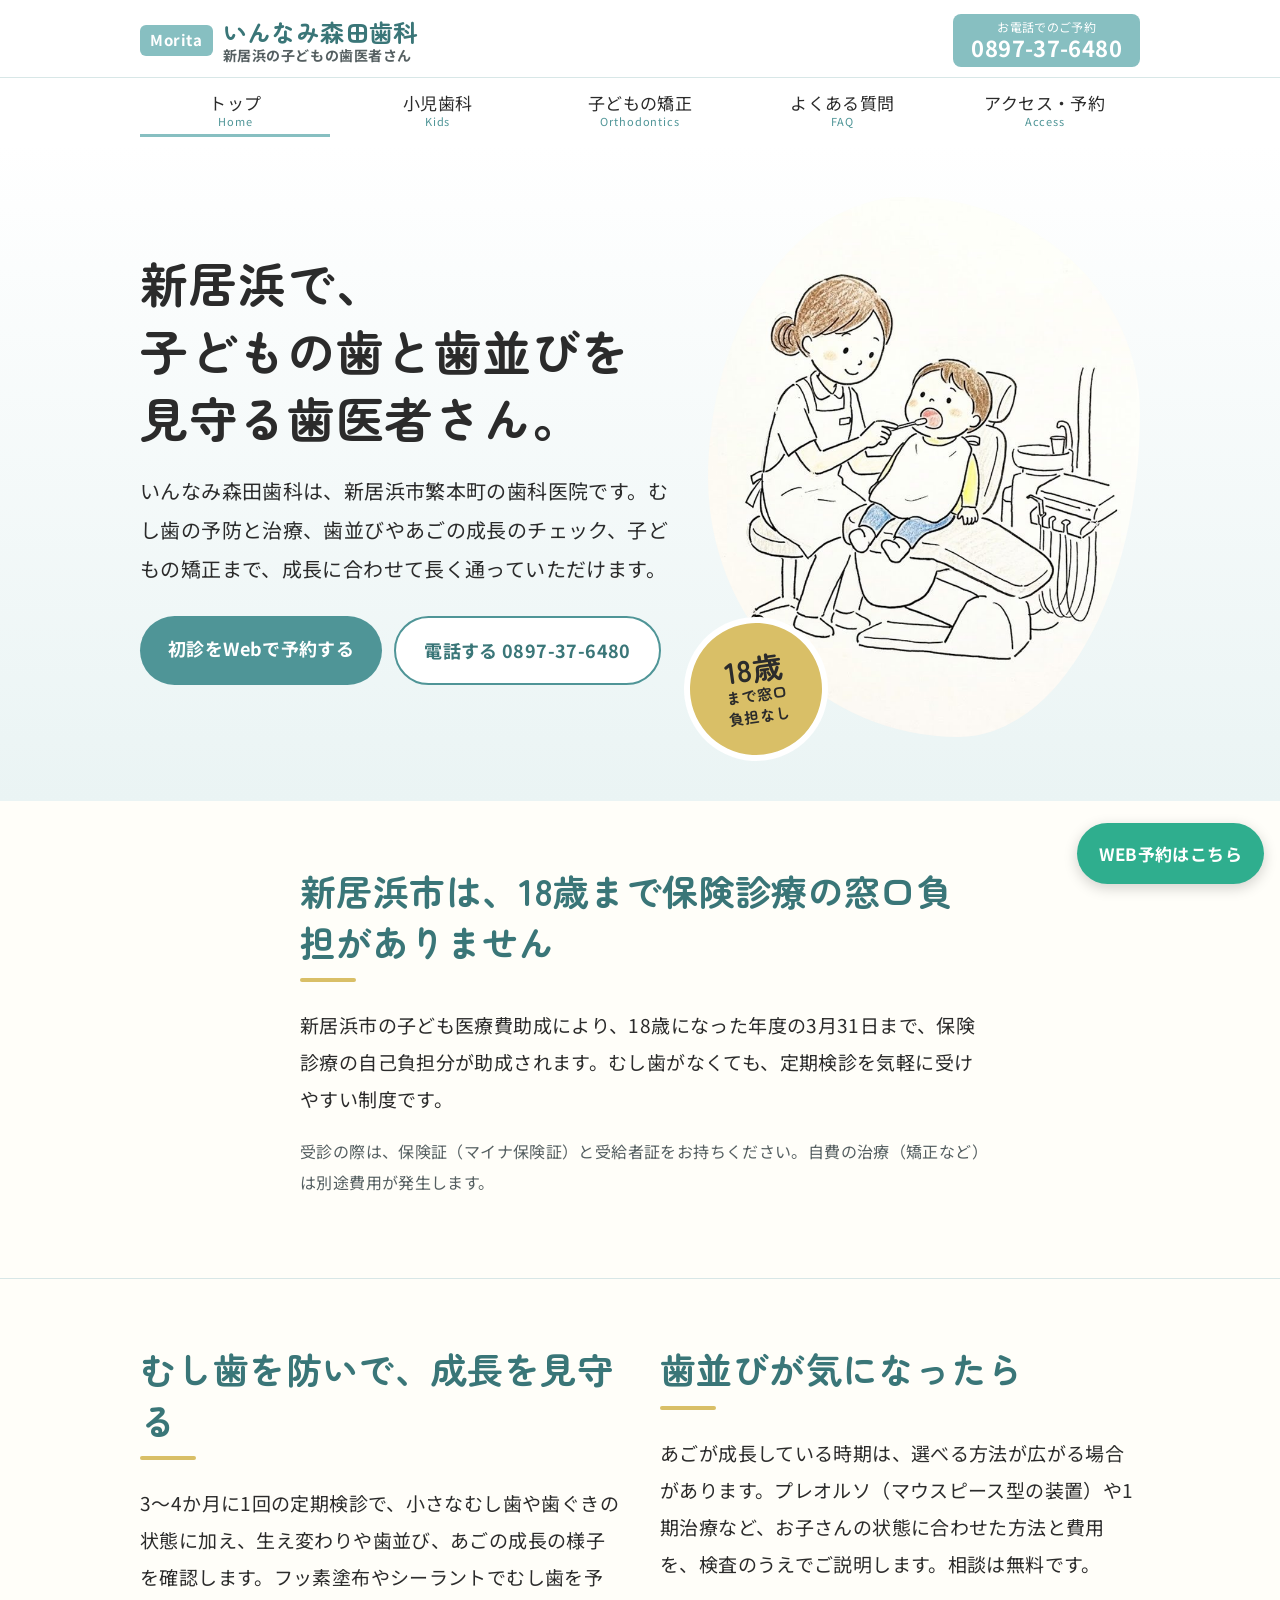
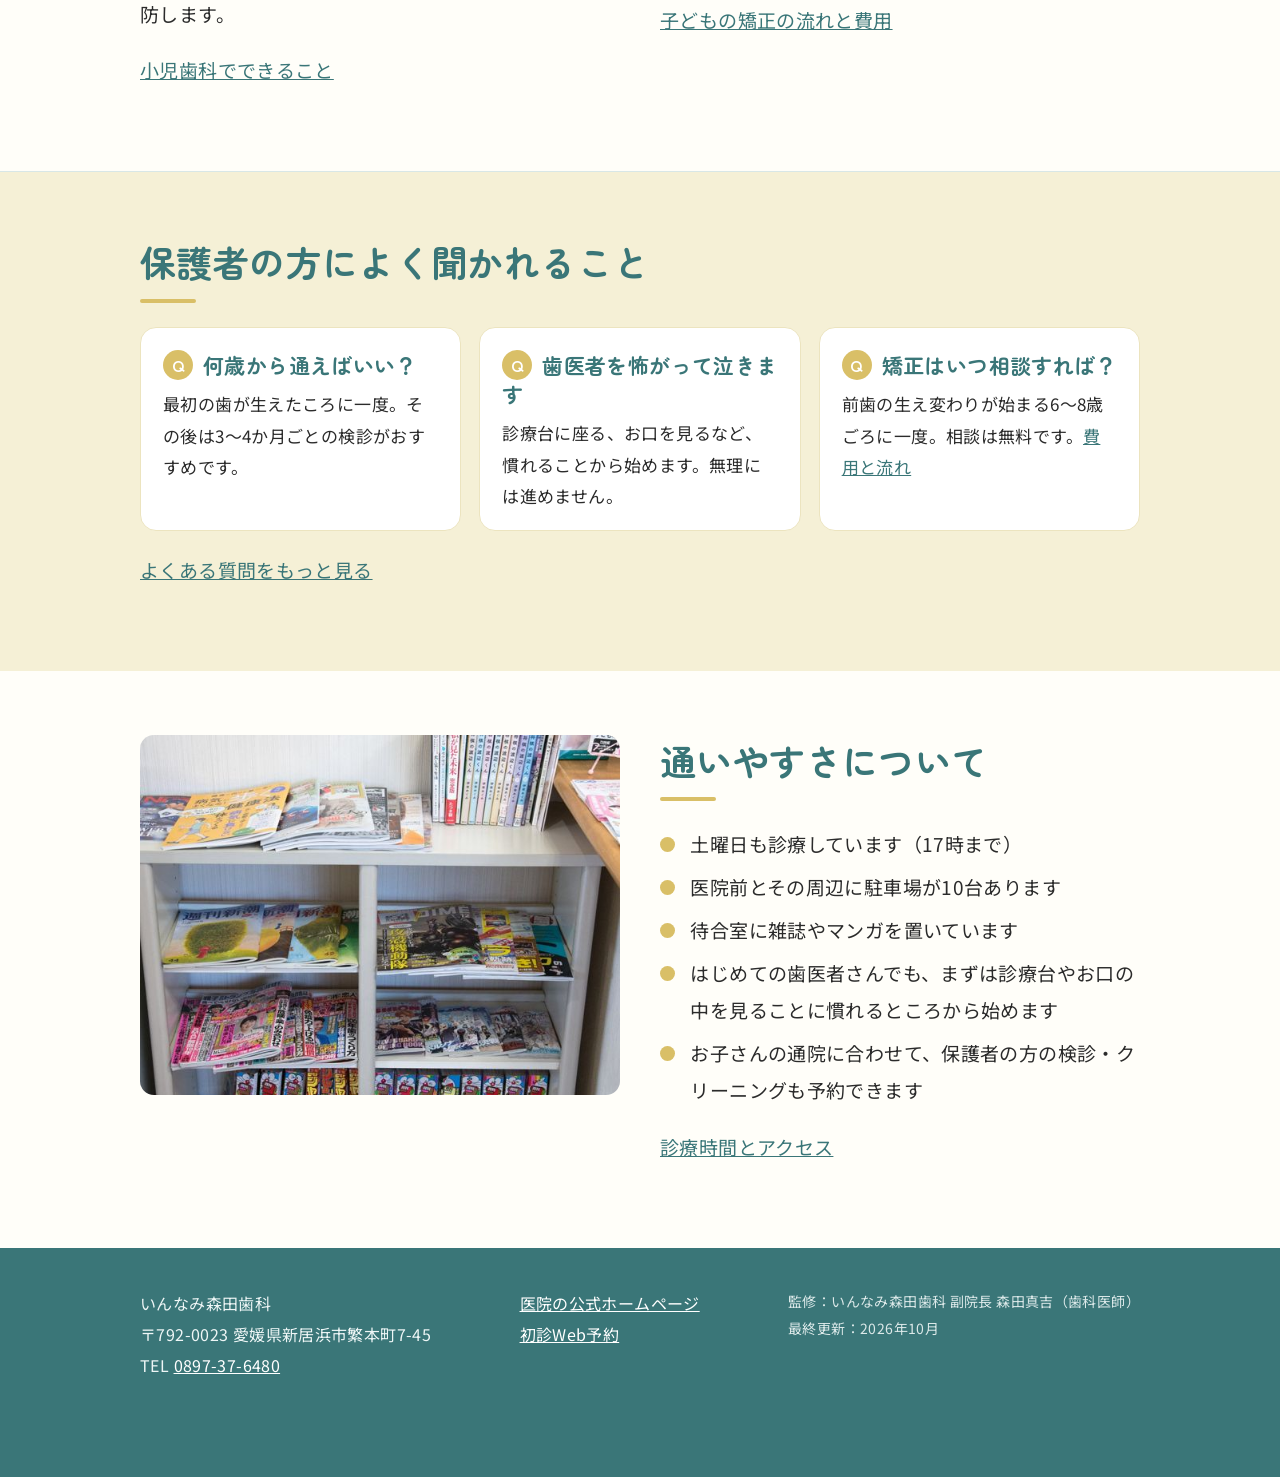
<file: index.html>
<!doctype html>
<html lang="ja">
<head>
<meta charset="utf-8">
<meta name="viewport" content="width=device-width,initial-scale=1">
<title>新居浜市の子どもの歯医者・小児歯科・子どもの矯正｜いんなみ森田歯科</title>
<meta name="description" content="新居浜市繁本町のいんなみ森田歯科による、子どもの歯と歯並びの専門ページ。新居浜市は18歳の年度末まで保険診療の窓口負担がありません。むし歯予防・フッ素・シーラント、プレオルソなど子どもの矯正の費用と流れをご案内します。">
<link rel="canonical" href="https://niihama-kodomo-haisha.com/">
<meta property="og:title" content="新居浜市の子どもの歯医者・小児歯科・子どもの矯正｜いんなみ森田歯科">
<meta property="og:description" content="新居浜市繁本町のいんなみ森田歯科による、子どもの歯と歯並びの専門ページ。新居浜市は18歳の年度末まで保険診療の窓口負担がありません。むし歯予防・フッ素・シーラント、プレオルソなど子どもの矯正の費用と流れをご案内します。">
<meta property="og:type" content="website">
<meta property="og:url" content="https://niihama-kodomo-haisha.com/">
<meta property="og:image" content="https://niihama-kodomo-haisha.com/img/fluoride.jpg">
<link rel="stylesheet" href="fonts/fonts.css">
<link rel="stylesheet" href="style.css">
<script type="application/ld+json">{"@context": "https://schema.org", "@type": "Dentist", "name": "いんなみ森田歯科", "url": "https://innamimorita.com", "telephone": "+81-897-37-6480", "address": {"@type": "PostalAddress", "postalCode": "792-0023", "addressRegion": "愛媛県", "addressLocality": "新居浜市", "streetAddress": "繁本町7-45"}, "geo": {"@type": "GeoCoordinates", "latitude": 33.962375, "longitude": 133.283121}, "openingHoursSpecification": [{"@type": "OpeningHoursSpecification", "dayOfWeek": ["Monday", "Tuesday", "Thursday", "Friday"], "opens": "09:15", "closes": "13:00"}, {"@type": "OpeningHoursSpecification", "dayOfWeek": ["Monday", "Tuesday", "Thursday", "Friday"], "opens": "14:30", "closes": "18:30"}, {"@type": "OpeningHoursSpecification", "dayOfWeek": "Saturday", "opens": "09:15", "closes": "13:00"}, {"@type": "OpeningHoursSpecification", "dayOfWeek": "Saturday", "opens": "14:30", "closes": "17:00"}], "medicalSpecialty": ["Pediatric", "Orthodontic"]}</script>
</head>
<body>
<header class="site-head"><div class="wrap head-top">
<a class="brand" href="index.html"><span class="mark" aria-hidden="true">Morita</span><span>いんなみ森田歯科<small>新居浜の子どもの歯医者さん</small></span></a>
<a class="tel-pill" href="tel:0897376480"><small>お電話でのご予約</small>0897-37-6480</a>
</div><nav class="nav" aria-label="サイト内"><div class="wrap"><a href="index.html" aria-current="page">トップ<small>Home</small></a><a href="kodomo.html">小児歯科<small>Kids</small></a><a href="kyousei.html">子どもの矯正<small>Orthodontics</small></a><a href="faq.html">よくある質問<small>FAQ</small></a><a href="access.html">アクセス・予約<small>Access</small></a></div></nav></header>
<main>
<div class="hero"><div class="wrap">
<div>
<h1>新居浜で、<br>子どもの歯と歯並びを<br>見守る歯医者さん。</h1>
<p class="lead">いんなみ森田歯科は、新居浜市繁本町の歯科医院です。むし歯の予防と治療、歯並びやあごの成長のチェック、子どもの矯正まで、成長に合わせて長く通っていただけます。</p>
<div class="actions"><a class="btn" href="https://innamimorita.com/reservation/">初診をWebで予約する</a><a class="btn ghost" href="tel:0897376480">電話する 0897-37-6480</a></div>
</div>
<figure><img src="img/fluoride.jpg" width="900" height="1125" alt="歯科衛生士が子どもの歯にフッ素を塗っているイラスト"><div class="stamp" aria-hidden="true"><span><b>18歳</b>まで窓口<br>負担なし</span></div></figure>
</div></div>

<section><div class="wrap narrow">
<h2>新居浜市は、18歳まで保険診療の窓口負担がありません</h2>
<p>新居浜市の子ども医療費助成により、18歳になった年度の3月31日まで、保険診療の自己負担分が助成されます。むし歯がなくても、定期検診を気軽に受けやすい制度です。</p>
<p class="note">受診の際は、保険証（マイナ保険証）と受給者証をお持ちください。自費の治療（矯正など）は別途費用が発生します。</p>
</div></section>

<section><div class="wrap two">
<div>
<h2>むし歯を防いで、成長を見守る</h2>
<p>3〜4か月に1回の定期検診で、小さなむし歯や歯ぐきの状態に加え、生え変わりや歯並び、あごの成長の様子を確認します。フッ素塗布やシーラントでむし歯を予防します。</p>
<p><a href="kodomo.html">小児歯科でできること</a></p>
</div>
<div>
<h2>歯並びが気になったら</h2>
<p>あごが成長している時期は、選べる方法が広がる場合があります。プレオルソ（マウスピース型の装置）や1期治療など、お子さんの状態に合わせた方法と費用を、検査のうえでご説明します。相談は無料です。</p>
<p><a href="kyousei.html">子どもの矯正の流れと費用</a></p>
</div>
</div></section>

<section class="tint"><div class="wrap">
<h2>保護者の方によく聞かれること</h2>
<div class="qa-grid">
<div class="qa"><h3>何歳から通えばいい？</h3><p>最初の歯が生えたころに一度。その後は3〜4か月ごとの検診がおすすめです。</p></div>
<div class="qa"><h3>歯医者を怖がって泣きます</h3><p>診療台に座る、お口を見るなど、慣れることから始めます。無理には進めません。</p></div>
<div class="qa"><h3>矯正はいつ相談すれば？</h3><p>前歯の生え変わりが始まる6〜8歳ごろに一度。相談は無料です。<a href="kyousei.html">費用と流れ</a></p></div>
</div>
<p style="margin-top:20px"><a href="faq.html">よくある質問をもっと見る</a></p>
</div></section>
<section><div class="wrap two">
<figure style="margin:0"><img src="img/machiai.jpg" width="600" height="900" alt="待合室の本棚。雑誌やマンガが並んでいる" loading="lazy" style="width:100%;aspect-ratio:4/3;object-fit:cover;border-radius:14px"></figure>
<div>
<h2>通いやすさについて</h2>
<ul class="check">
<li>土曜日も診療しています（17時まで）</li>
<li>医院前とその周辺に駐車場が10台あります</li>
<li>待合室に雑誌やマンガを置いています</li>
<li>はじめての歯医者さんでも、まずは診療台やお口の中を見ることに慣れるところから始めます</li>
<li>お子さんの通院に合わせて、保護者の方の検診・クリーニングも予約できます</li>
</ul>
<p style="margin-top:1em"><a href="access.html">診療時間とアクセス</a></p>
</div>
</div></section>

</main>
<a class="float-res" href="https://innamimorita.com/reservation/">WEB予約はこちら</a>
<footer class="site-foot"><div class="wrap">
<div>いんなみ森田歯科<br>〒792-0023 愛媛県新居浜市繁本町7-45<br>TEL <a href="tel:0897376480">0897-37-6480</a></div>
<div><a href="https://innamimorita.com/">医院の公式ホームページ</a><br><a href="https://innamimorita.com/reservation/">初診Web予約</a></div>
<div class="credit">監修：いんなみ森田歯科 副院長 森田真吉（歯科医師）<br>最終更新：2026年10月</div>
</div></footer>
</body>
</html>
</file>
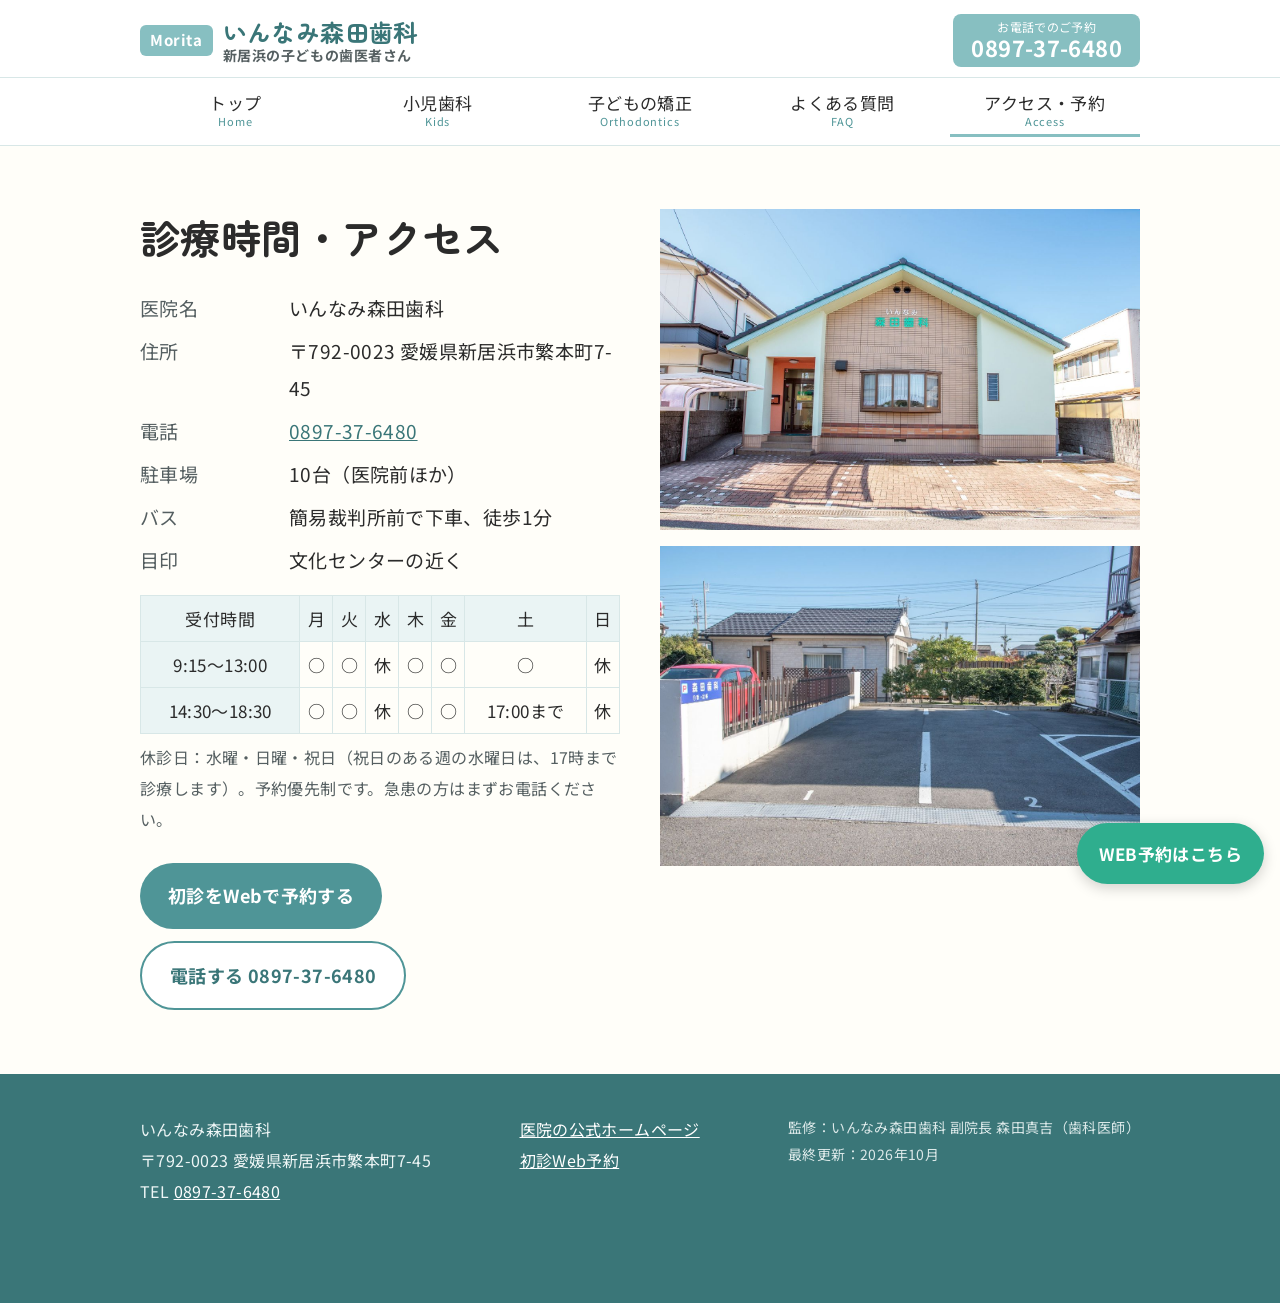
<file: access.html>
<!doctype html>
<html lang="ja">
<head>
<meta charset="utf-8">
<meta name="viewport" content="width=device-width,initial-scale=1">
<title>診療時間・アクセス・予約｜新居浜市繁本町 いんなみ森田歯科</title>
<meta name="description" content="いんなみ森田歯科（新居浜市繁本町7-45）の診療時間とアクセス。土曜診療（17時まで）、駐車場10台、簡易裁判所前バス停から徒歩1分。初診はWeb予約またはお電話で。">
<link rel="canonical" href="https://niihama-kodomo-haisha.com/access.html">
<meta property="og:title" content="診療時間・アクセス・予約｜新居浜市繁本町 いんなみ森田歯科">
<meta property="og:description" content="いんなみ森田歯科（新居浜市繁本町7-45）の診療時間とアクセス。土曜診療（17時まで）、駐車場10台、簡易裁判所前バス停から徒歩1分。初診はWeb予約またはお電話で。">
<meta property="og:type" content="website">
<meta property="og:url" content="https://niihama-kodomo-haisha.com/access.html">
<meta property="og:image" content="https://niihama-kodomo-haisha.com/img/fluoride.jpg">
<link rel="stylesheet" href="fonts/fonts.css">
<link rel="stylesheet" href="style.css">
<script type="application/ld+json">{"@context": "https://schema.org", "@type": "Dentist", "name": "いんなみ森田歯科", "url": "https://innamimorita.com", "telephone": "+81-897-37-6480", "address": {"@type": "PostalAddress", "postalCode": "792-0023", "addressRegion": "愛媛県", "addressLocality": "新居浜市", "streetAddress": "繁本町7-45"}, "geo": {"@type": "GeoCoordinates", "latitude": 33.962375, "longitude": 133.283121}, "openingHoursSpecification": [{"@type": "OpeningHoursSpecification", "dayOfWeek": ["Monday", "Tuesday", "Thursday", "Friday"], "opens": "09:15", "closes": "13:00"}, {"@type": "OpeningHoursSpecification", "dayOfWeek": ["Monday", "Tuesday", "Thursday", "Friday"], "opens": "14:30", "closes": "18:30"}, {"@type": "OpeningHoursSpecification", "dayOfWeek": "Saturday", "opens": "09:15", "closes": "13:00"}, {"@type": "OpeningHoursSpecification", "dayOfWeek": "Saturday", "opens": "14:30", "closes": "17:00"}], "medicalSpecialty": ["Pediatric", "Orthodontic"]}</script>
</head>
<body>
<header class="site-head"><div class="wrap head-top">
<a class="brand" href="index.html"><span class="mark" aria-hidden="true">Morita</span><span>いんなみ森田歯科<small>新居浜の子どもの歯医者さん</small></span></a>
<a class="tel-pill" href="tel:0897376480"><small>お電話でのご予約</small>0897-37-6480</a>
</div><nav class="nav" aria-label="サイト内"><div class="wrap"><a href="index.html">トップ<small>Home</small></a><a href="kodomo.html">小児歯科<small>Kids</small></a><a href="kyousei.html">子どもの矯正<small>Orthodontics</small></a><a href="faq.html">よくある質問<small>FAQ</small></a><a href="access.html" aria-current="page">アクセス・予約<small>Access</small></a></div></nav></header>
<main>
<section><div class="wrap two">
<div class="info">
<h1 style="font-size:clamp(28px,4.4vw,40px);margin-bottom:24px">診療時間・アクセス</h1>
<dl>
<dt>医院名</dt><dd>いんなみ森田歯科</dd>
<dt>住所</dt><dd>〒792-0023 愛媛県新居浜市繁本町7-45</dd>
<dt>電話</dt><dd><a href="tel:0897376480">0897-37-6480</a></dd>
<dt>駐車場</dt><dd>10台（医院前ほか）</dd>
<dt>バス</dt><dd>簡易裁判所前で下車、徒歩1分</dd>
<dt>目印</dt><dd>文化センターの近く</dd>
</dl>
<table class="hours">
<thead><tr><th scope="col">受付時間</th><th>月</th><th>火</th><th>水</th><th>木</th><th>金</th><th>土</th><th>日</th></tr></thead>
<tbody>
<tr><th scope="row">9:15〜13:00</th><td>○</td><td>○</td><td>休</td><td>○</td><td>○</td><td>○</td><td>休</td></tr>
<tr><th scope="row">14:30〜18:30</th><td>○</td><td>○</td><td>休</td><td>○</td><td>○</td><td>17:00まで</td><td>休</td></tr>
</tbody></table>
<p class="note" style="margin-top:8px">休診日：水曜・日曜・祝日（祝日のある週の水曜日は、17時まで診療します）。予約優先制です。急患の方はまずお電話ください。</p>
<div class="actions"><a class="btn" href="https://innamimorita.com/reservation/">初診をWebで予約する</a><a class="btn ghost" href="tel:0897376480">電話する 0897-37-6480</a></div>
</div>
<div>
<img src="img/gaikan.jpg" width="1400" height="934" alt="いんなみ森田歯科の外観" loading="lazy">
<img src="img/parking.jpg" width="1200" height="801" alt="医院前の駐車場" loading="lazy" style="margin-top:16px">
</div>
</div></section>

</main>
<a class="float-res" href="https://innamimorita.com/reservation/">WEB予約はこちら</a>
<footer class="site-foot"><div class="wrap">
<div>いんなみ森田歯科<br>〒792-0023 愛媛県新居浜市繁本町7-45<br>TEL <a href="tel:0897376480">0897-37-6480</a></div>
<div><a href="https://innamimorita.com/">医院の公式ホームページ</a><br><a href="https://innamimorita.com/reservation/">初診Web予約</a></div>
<div class="credit">監修：いんなみ森田歯科 副院長 森田真吉（歯科医師）<br>最終更新：2026年10月</div>
</div></footer>
</body>
</html>
</file>
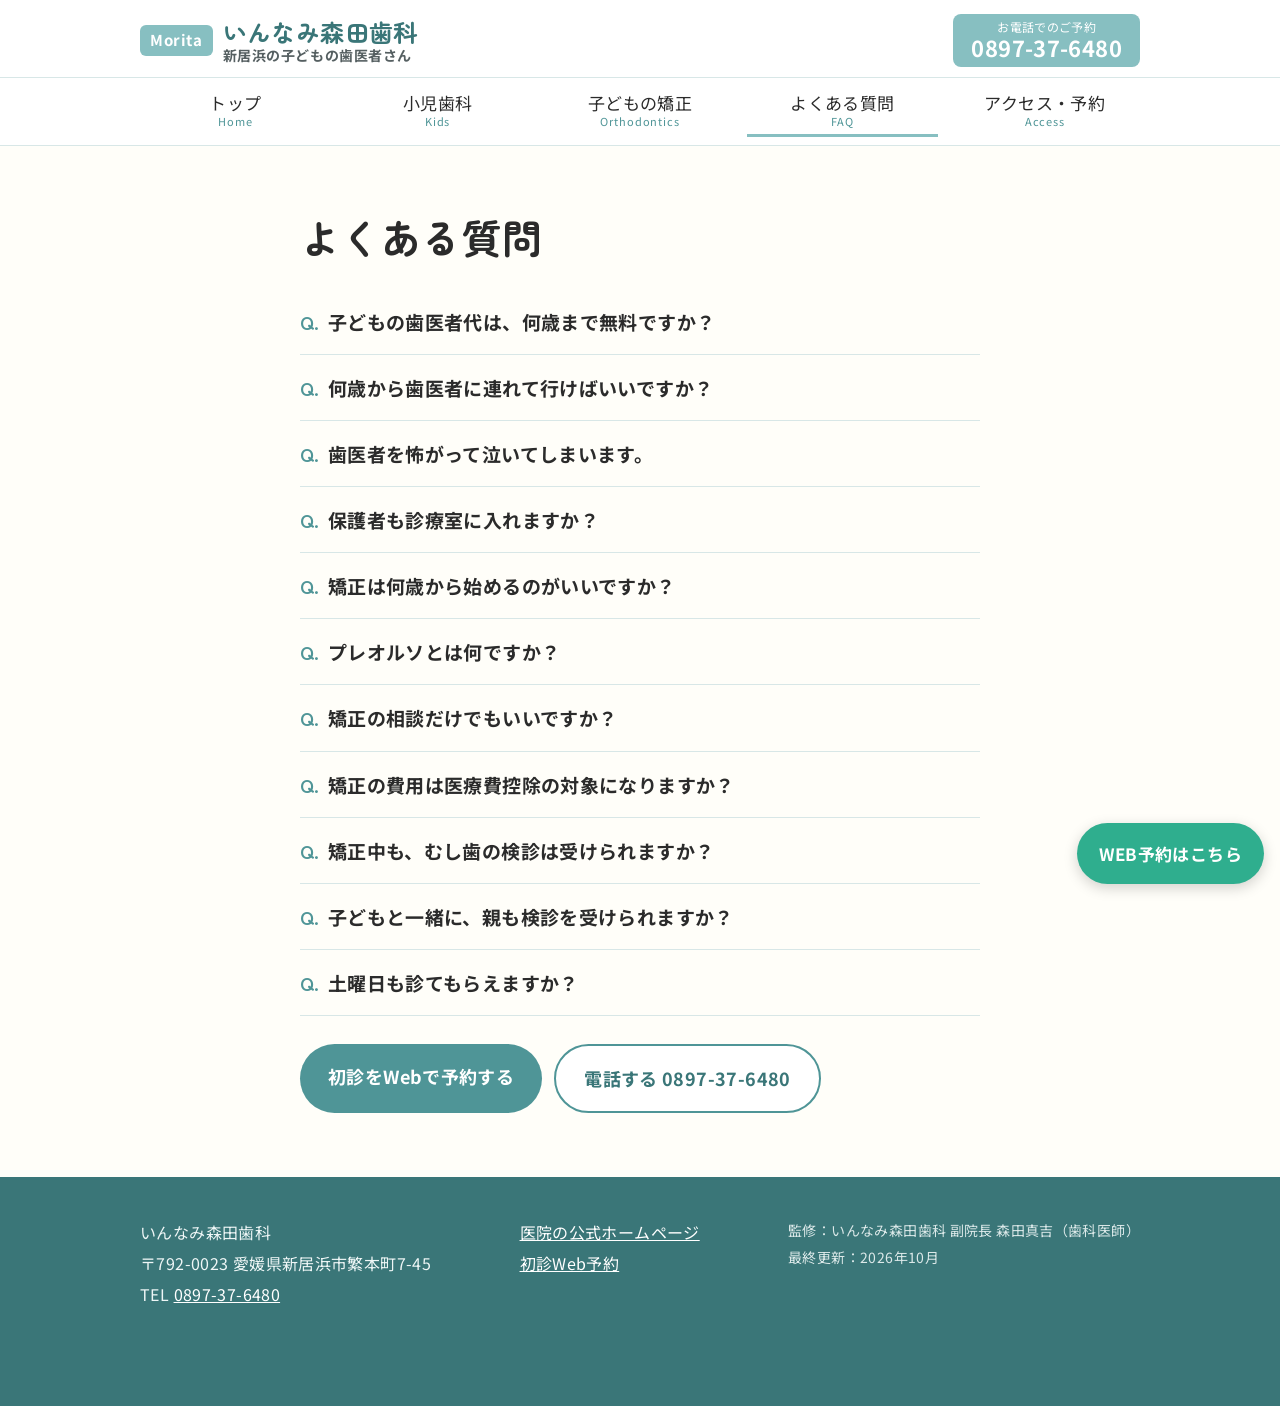
<file: faq.html>
<!doctype html>
<html lang="ja">
<head>
<meta charset="utf-8">
<meta name="viewport" content="width=device-width,initial-scale=1">
<title>子どもの歯と矯正のよくある質問｜新居浜市の子どもの歯医者 いんなみ森田歯科</title>
<meta name="description" content="子どもの歯医者代は何歳まで無料？何歳から通う？矯正は何歳から？プレオルソとは？新居浜市のいんなみ森田歯科によくいただく質問にお答えします。">
<link rel="canonical" href="https://niihama-kodomo-haisha.com/faq.html">
<meta property="og:title" content="子どもの歯と矯正のよくある質問｜新居浜市の子どもの歯医者 いんなみ森田歯科">
<meta property="og:description" content="子どもの歯医者代は何歳まで無料？何歳から通う？矯正は何歳から？プレオルソとは？新居浜市のいんなみ森田歯科によくいただく質問にお答えします。">
<meta property="og:type" content="website">
<meta property="og:url" content="https://niihama-kodomo-haisha.com/faq.html">
<meta property="og:image" content="https://niihama-kodomo-haisha.com/img/fluoride.jpg">
<link rel="stylesheet" href="fonts/fonts.css">
<link rel="stylesheet" href="style.css">
<script type="application/ld+json">{"@context": "https://schema.org", "@type": "Dentist", "name": "いんなみ森田歯科", "url": "https://innamimorita.com", "telephone": "+81-897-37-6480", "address": {"@type": "PostalAddress", "postalCode": "792-0023", "addressRegion": "愛媛県", "addressLocality": "新居浜市", "streetAddress": "繁本町7-45"}, "geo": {"@type": "GeoCoordinates", "latitude": 33.962375, "longitude": 133.283121}, "openingHoursSpecification": [{"@type": "OpeningHoursSpecification", "dayOfWeek": ["Monday", "Tuesday", "Thursday", "Friday"], "opens": "09:15", "closes": "13:00"}, {"@type": "OpeningHoursSpecification", "dayOfWeek": ["Monday", "Tuesday", "Thursday", "Friday"], "opens": "14:30", "closes": "18:30"}, {"@type": "OpeningHoursSpecification", "dayOfWeek": "Saturday", "opens": "09:15", "closes": "13:00"}, {"@type": "OpeningHoursSpecification", "dayOfWeek": "Saturday", "opens": "14:30", "closes": "17:00"}], "medicalSpecialty": ["Pediatric", "Orthodontic"]}</script>
</head>
<body>
<header class="site-head"><div class="wrap head-top">
<a class="brand" href="index.html"><span class="mark" aria-hidden="true">Morita</span><span>いんなみ森田歯科<small>新居浜の子どもの歯医者さん</small></span></a>
<a class="tel-pill" href="tel:0897376480"><small>お電話でのご予約</small>0897-37-6480</a>
</div><nav class="nav" aria-label="サイト内"><div class="wrap"><a href="index.html">トップ<small>Home</small></a><a href="kodomo.html">小児歯科<small>Kids</small></a><a href="kyousei.html">子どもの矯正<small>Orthodontics</small></a><a href="faq.html" aria-current="page">よくある質問<small>FAQ</small></a><a href="access.html">アクセス・予約<small>Access</small></a></div></nav></header>
<main>
<section><div class="wrap narrow">
<h1 style="font-size:clamp(28px,4.4vw,40px);margin-bottom:24px">よくある質問</h1>
<details><summary>子どもの歯医者代は、何歳まで無料ですか？</summary><p>新居浜市では、18歳になった年度の3月31日まで、保険診療の自己負担分が助成され、窓口でのお支払いはありません。矯正など自費の治療は別途費用が発生します。</p></details><details><summary>何歳から歯医者に連れて行けばいいですか？</summary><p>最初の歯が生えたころに一度ご相談ください。その後は3〜4か月に1回の定期検診をおすすめしています。</p></details><details><summary>歯医者を怖がって泣いてしまいます。</summary><p>はじめは診療台に座る、お口の中を見るなど、慣れることから始めます。無理に治療を進めず、お子さんのペースを大切にします。</p></details><details><summary>保護者も診療室に入れますか？</summary><p>はい、診療室で付き添っていただけます。お子さんの自立をうながすため、慣れてきたら待合室でお待ちいただくこともあります。</p></details><details><summary>矯正は何歳から始めるのがいいですか？</summary><p>お子さんの歯並びや成長によって適した時期が異なります。前歯の生え変わりのころ（6〜8歳ごろ）に一度ご相談いただくと、選べる方法を幅広くご説明できます。</p></details><details><summary>プレオルソとは何ですか？</summary><p>やわらかい素材でできた、取り外しのできるマウスピース型の装置です。主に家にいる時間と寝ている間に使います。お子さんの状態によっては適さない場合もあるため、検査のうえでご提案します。</p></details><details><summary>矯正の相談だけでもいいですか？</summary><p>はい。相談は無料です。治療を始めるかどうかは、説明を聞いてからご家族でゆっくり決めていただけます。</p></details><details><summary>矯正の費用は医療費控除の対象になりますか？</summary><p>子どもの成長に必要な歯列矯正は、医療費控除の対象になる場合があります。くわしくは税務署または国税庁のホームページでご確認ください。領収書は大切に保管してください。</p></details><details><summary>矯正中も、むし歯の検診は受けられますか？</summary><p>はい。装置が入ると歯みがきがしにくくなるため、矯正中も定期検診とクリーニングを続けます。保険診療の分は、新居浜市では18歳の年度末まで窓口負担がありません。</p></details><details><summary>子どもと一緒に、親も検診を受けられますか？</summary><p>はい。お子さんの検診や矯正の通院に合わせて、保護者の方の検診・クリーニングもご予約いただけます。予約の際に「家族も一緒に」とお伝えください。</p></details><details><summary>土曜日も診てもらえますか？</summary><p>土曜日も17時まで診療しています。平日の夕方と土曜日は予約が埋まりやすいため、早めのご予約をおすすめします。</p></details>
<script type="application/ld+json">{"@context": "https://schema.org", "@type": "FAQPage", "mainEntity": [{"@type": "Question", "name": "子どもの歯医者代は、何歳まで無料ですか？", "acceptedAnswer": {"@type": "Answer", "text": "新居浜市では、18歳になった年度の3月31日まで、保険診療の自己負担分が助成され、窓口でのお支払いはありません。矯正など自費の治療は別途費用が発生します。"}}, {"@type": "Question", "name": "何歳から歯医者に連れて行けばいいですか？", "acceptedAnswer": {"@type": "Answer", "text": "最初の歯が生えたころに一度ご相談ください。その後は3〜4か月に1回の定期検診をおすすめしています。"}}, {"@type": "Question", "name": "歯医者を怖がって泣いてしまいます。", "acceptedAnswer": {"@type": "Answer", "text": "はじめは診療台に座る、お口の中を見るなど、慣れることから始めます。無理に治療を進めず、お子さんのペースを大切にします。"}}, {"@type": "Question", "name": "保護者も診療室に入れますか？", "acceptedAnswer": {"@type": "Answer", "text": "はい、診療室で付き添っていただけます。お子さんの自立をうながすため、慣れてきたら待合室でお待ちいただくこともあります。"}}, {"@type": "Question", "name": "矯正は何歳から始めるのがいいですか？", "acceptedAnswer": {"@type": "Answer", "text": "お子さんの歯並びや成長によって適した時期が異なります。前歯の生え変わりのころ（6〜8歳ごろ）に一度ご相談いただくと、選べる方法を幅広くご説明できます。"}}, {"@type": "Question", "name": "プレオルソとは何ですか？", "acceptedAnswer": {"@type": "Answer", "text": "やわらかい素材でできた、取り外しのできるマウスピース型の装置です。主に家にいる時間と寝ている間に使います。お子さんの状態によっては適さない場合もあるため、検査のうえでご提案します。"}}, {"@type": "Question", "name": "矯正の相談だけでもいいですか？", "acceptedAnswer": {"@type": "Answer", "text": "はい。相談は無料です。治療を始めるかどうかは、説明を聞いてからご家族でゆっくり決めていただけます。"}}, {"@type": "Question", "name": "矯正の費用は医療費控除の対象になりますか？", "acceptedAnswer": {"@type": "Answer", "text": "子どもの成長に必要な歯列矯正は、医療費控除の対象になる場合があります。くわしくは税務署または国税庁のホームページでご確認ください。領収書は大切に保管してください。"}}, {"@type": "Question", "name": "矯正中も、むし歯の検診は受けられますか？", "acceptedAnswer": {"@type": "Answer", "text": "はい。装置が入ると歯みがきがしにくくなるため、矯正中も定期検診とクリーニングを続けます。保険診療の分は、新居浜市では18歳の年度末まで窓口負担がありません。"}}, {"@type": "Question", "name": "子どもと一緒に、親も検診を受けられますか？", "acceptedAnswer": {"@type": "Answer", "text": "はい。お子さんの検診や矯正の通院に合わせて、保護者の方の検診・クリーニングもご予約いただけます。予約の際に「家族も一緒に」とお伝えください。"}}, {"@type": "Question", "name": "土曜日も診てもらえますか？", "acceptedAnswer": {"@type": "Answer", "text": "土曜日も17時まで診療しています。平日の夕方と土曜日は予約が埋まりやすいため、早めのご予約をおすすめします。"}}]}</script>
<div class="actions"><a class="btn" href="https://innamimorita.com/reservation/">初診をWebで予約する</a><a class="btn ghost" href="tel:0897376480">電話する 0897-37-6480</a></div>
</div></section>

</main>
<a class="float-res" href="https://innamimorita.com/reservation/">WEB予約はこちら</a>
<footer class="site-foot"><div class="wrap">
<div>いんなみ森田歯科<br>〒792-0023 愛媛県新居浜市繁本町7-45<br>TEL <a href="tel:0897376480">0897-37-6480</a></div>
<div><a href="https://innamimorita.com/">医院の公式ホームページ</a><br><a href="https://innamimorita.com/reservation/">初診Web予約</a></div>
<div class="credit">監修：いんなみ森田歯科 副院長 森田真吉（歯科医師）<br>最終更新：2026年10月</div>
</div></footer>
</body>
</html>
</file>
<file: fonts/fonts.css>
/* zen-maru-gothic-[2]-700-normal */
@font-face {
  font-family: 'Zen Maru Gothic';
  font-style: normal;
  font-display: swap;
  font-weight: 700;
  src: url(./files/zen-maru-gothic-2-700-normal.woff2) format('woff2');
  unicode-range: U+ffd7,U+ffda-ffdc,U+ffe0-ffe2,U+ffe4,U+ffe6,U+ffe8-ffee,U+1f100-1f10c,U+1f110-1f16c,U+1f170-1f1ac,U+1f200-1f202,U+1f210-1f234;
}

/* zen-maru-gothic-[3]-700-normal */
@font-face {
  font-family: 'Zen Maru Gothic';
  font-style: normal;
  font-display: swap;
  font-weight: 700;
  src: url(./files/zen-maru-gothic-3-700-normal.woff2) format('woff2');
  unicode-range: U+fa10,U+fa12-fa6d,U+fb00-fb04,U+fe10-fe19,U+fe30-fe42,U+fe44-fe52,U+fe54-fe66,U+fe68-fe6b,U+ff02,U+ff04,U+ff07,U+ff51,U+ff5b,U+ff5d,U+ff5f-ff60,U+ff66,U+ff69,U+ff87,U+ffa1-ffbe,U+ffc2-ffc7,U+ffca-ffcf,U+ffd2-ffd6;
}

/* zen-maru-gothic-[4]-700-normal */
@font-face {
  font-family: 'Zen Maru Gothic';
  font-style: normal;
  font-display: swap;
  font-weight: 700;
  src: url(./files/zen-maru-gothic-4-700-normal.woff2) format('woff2');
  unicode-range: U+f92d-f959,U+f95b-f9f2,U+f9f4-fa0b,U+fa0e-fa0f;
}

/* zen-maru-gothic-[5]-700-normal */
@font-face {
  font-family: 'Zen Maru Gothic';
  font-style: normal;
  font-display: swap;
  font-weight: 700;
  src: url(./files/zen-maru-gothic-5-700-normal.woff2) format('woff2');
  unicode-range: U+9e8b-9e8c,U+9e8e-9e8f,U+9e91-9e92,U+9e95-9e96,U+9e98,U+9e9b,U+9e9d-9e9e,U+9ea4-9ea5,U+9ea8-9eaa,U+9eac-9eb0,U+9eb3-9eb5,U+9eb8,U+9ebc-9ebf,U+9ec3,U+9ec6,U+9ec8,U+9ecb-9ecd,U+9ecf-9ed1,U+9ed4-9ed5,U+9ed8,U+9edb-9ee0,U+9ee4-9ee5,U+9ee7-9ee8,U+9eec-9ef2,U+9ef4-9ef9,U+9efb-9eff,U+9f02-9f03,U+9f07-9f09,U+9f0e-9f12,U+9f14-9f17,U+9f19-9f1b,U+9f1f-9f22,U+9f26,U+9f2a-9f2c,U+9f2f,U+9f31-9f32,U+9f34,U+9f37,U+9f39-9f3a,U+9f3c-9f3f,U+9f41,U+9f43-9f47,U+9f4a,U+9f4e-9f50,U+9f52-9f58,U+9f5a,U+9f5d-9f61,U+9f63,U+9f66-9f6a,U+9f6c-9f73,U+9f75-9f77,U+9f7a,U+9f7d,U+9f7f,U+9f8f-9f92,U+9f94-9f97,U+9f99,U+9f9c-9fa3,U+9fa5,U+9fb4,U+9fbc-9fc2,U+9fc4,U+9fc6,U+9fcc,U+f900-f92c;
}

/* zen-maru-gothic-[6]-700-normal */
@font-face {
  font-family: 'Zen Maru Gothic';
  font-style: normal;
  font-display: swap;
  font-weight: 700;
  src: url(./files/zen-maru-gothic-6-700-normal.woff2) format('woff2');
  unicode-range: U+9c3e,U+9c41,U+9c43-9c4a,U+9c4e-9c50,U+9c52-9c54,U+9c56,U+9c58,U+9c5a-9c61,U+9c63,U+9c65,U+9c67-9c6b,U+9c6d-9c6e,U+9c70,U+9c72,U+9c75-9c78,U+9c7a-9c7c,U+9ce6-9ce7,U+9ceb-9cec,U+9cf0,U+9cf2,U+9cf6-9cf7,U+9cf9,U+9d02-9d03,U+9d06-9d09,U+9d0b,U+9d0e,U+9d11-9d12,U+9d15,U+9d17-9d18,U+9d1b-9d1f,U+9d23,U+9d26,U+9d2a-9d2c,U+9d2f-9d30,U+9d32-9d34,U+9d3a,U+9d3c-9d3f,U+9d41-9d48,U+9d4a,U+9d50-9d54,U+9d59,U+9d5d-9d65,U+9d69-9d6c,U+9d6f-9d70,U+9d72-9d73,U+9d76-9d77,U+9d7a-9d7c,U+9d7e,U+9d83-9d84,U+9d86-9d87,U+9d89-9d8a,U+9d8d-9d8e,U+9d92-9d93,U+9d95-9d9a,U+9da1,U+9da4,U+9da9-9dac,U+9dae,U+9db1-9db2,U+9db5,U+9db8-9dbd,U+9dbf-9dc4,U+9dc6-9dc7,U+9dc9-9dca,U+9dcf,U+9dd3-9dd7,U+9dd9-9dda,U+9dde-9de0,U+9de3,U+9de5-9de7,U+9de9,U+9deb,U+9ded-9df0,U+9df3-9df4,U+9df8,U+9dfd-9dfe,U+9e02,U+9e07,U+9e0a,U+9e0d-9e0e,U+9e10-9e12,U+9e15-9e16,U+9e19-9e1f,U+9e75,U+9e79-9e7d,U+9e80-9e85,U+9e87-9e88;
}

/* zen-maru-gothic-[7]-700-normal */
@font-face {
  font-family: 'Zen Maru Gothic';
  font-style: normal;
  font-display: swap;
  font-weight: 700;
  src: url(./files/zen-maru-gothic-7-700-normal.woff2) format('woff2');
  unicode-range: U+9ae5-9ae7,U+9ae9,U+9aeb-9aec,U+9aee-9aef,U+9af1-9af5,U+9af7,U+9af9-9afb,U+9afd,U+9aff-9b06,U+9b08-9b09,U+9b0b-9b0e,U+9b10,U+9b12,U+9b16,U+9b18-9b1d,U+9b1f-9b20,U+9b22-9b23,U+9b25-9b2f,U+9b32-9b35,U+9b37,U+9b39-9b3b,U+9b3d,U+9b43-9b44,U+9b48,U+9b4b-9b4f,U+9b51,U+9b55-9b58,U+9b5b,U+9b5e,U+9b61,U+9b63,U+9b65-9b66,U+9b68,U+9b6a-9b6f,U+9b72-9b79,U+9b7f-9b80,U+9b83-9b87,U+9b89-9b8b,U+9b8d,U+9b8f-9b94,U+9b96-9b97,U+9b9a,U+9b9d-9ba0,U+9ba6-9ba7,U+9ba9-9baa,U+9bac,U+9bb0-9bb2,U+9bb4,U+9bb7-9bb9,U+9bbb-9bbc,U+9bbe-9bc1,U+9bc6-9bc8,U+9bca,U+9bce-9bd2,U+9bd4,U+9bd7-9bd8,U+9bdd,U+9bdf,U+9be1-9be5,U+9be7,U+9bea-9beb,U+9bee-9bf3,U+9bf5,U+9bf7-9bfa,U+9bfd,U+9bff-9c00,U+9c02,U+9c04,U+9c06,U+9c08-9c0d,U+9c0f-9c16,U+9c18-9c1e,U+9c21-9c2a,U+9c2d-9c32,U+9c35-9c37,U+9c39-9c3a,U+9c3d;
}

/* zen-maru-gothic-[8]-700-normal */
@font-face {
  font-family: 'Zen Maru Gothic';
  font-style: normal;
  font-display: swap;
  font-weight: 700;
  src: url(./files/zen-maru-gothic-8-700-normal.woff2) format('woff2');
  unicode-range: U+98eb,U+98ed-98ee,U+98f0-98f1,U+98f3,U+98f6,U+9902,U+9907-9909,U+9911-9912,U+9914-9918,U+991a-9922,U+9924,U+9926-9927,U+992b-992c,U+992e,U+9931-9935,U+9939-993e,U+9940-9942,U+9945-9949,U+994b-994e,U+9950-9952,U+9954-9955,U+9958-9959,U+995b-995c,U+995e-9960,U+9963,U+9997-9998,U+999b,U+999d-999f,U+99a3,U+99a5-99a6,U+99a8,U+99ad-99ae,U+99b0-99b2,U+99b5,U+99b9-99ba,U+99bc-99bd,U+99bf,U+99c1,U+99c3,U+99c8-99c9,U+99d1,U+99d3-99d5,U+99d8-99df,U+99e1-99e2,U+99e7,U+99ea-99ee,U+99f0-99f2,U+99f4-99f5,U+99f8-99f9,U+99fb-99fe,U+9a01-9a05,U+9a08,U+9a0a-9a0c,U+9a0f-9a11,U+9a16,U+9a1a,U+9a1e,U+9a20,U+9a22-9a24,U+9a27,U+9a2b,U+9a2d-9a2e,U+9a31,U+9a33,U+9a35-9a38,U+9a3e,U+9a40-9a45,U+9a47,U+9a4a-9a4e,U+9a51-9a52,U+9a54-9a58,U+9a5b,U+9a5d,U+9a5f,U+9a62,U+9a64-9a65,U+9a69-9a6c,U+9aaa,U+9aac-9ab0,U+9ab2,U+9ab4-9ab7,U+9ab9,U+9abb-9ac1,U+9ac3,U+9ac6,U+9ac8,U+9ace-9ad3,U+9ad5-9ad7,U+9adb-9adc,U+9ade-9ae0,U+9ae2-9ae4;
}

/* zen-maru-gothic-[9]-700-normal */
@font-face {
  font-family: 'Zen Maru Gothic';
  font-style: normal;
  font-display: swap;
  font-weight: 700;
  src: url(./files/zen-maru-gothic-9-700-normal.woff2) format('woff2');
  unicode-range: U+971d,U+9721-9724,U+9728,U+972a,U+9730-9731,U+9733,U+9736,U+9738-9739,U+973b,U+973d-973e,U+9741-9744,U+9746-974a,U+974d-974f,U+9751,U+9755,U+9757-9758,U+975a-975c,U+9760-9761,U+9763-9764,U+9766-9768,U+976a-976b,U+976e,U+9771,U+9773,U+9776-977d,U+977f-9781,U+9785-9786,U+9789,U+978b,U+978f-9790,U+9795-9797,U+9799-979a,U+979c,U+979e-97a0,U+97a2-97a3,U+97a6,U+97a8,U+97ab-97ac,U+97ae,U+97b1-97b6,U+97b8-97ba,U+97bc,U+97be-97bf,U+97c1,U+97c3-97ce,U+97d0-97d1,U+97d4,U+97d7-97d9,U+97db-97de,U+97e0-97e1,U+97e4,U+97e6,U+97ed-97ef,U+97f1-97f2,U+97f4-97f8,U+97fa,U+9804,U+9807,U+980a,U+980c-980f,U+9814,U+9816-9817,U+9819-981a,U+981c,U+981e,U+9820-9821,U+9823-9826,U+982b,U+982e-9830,U+9832-9835,U+9837,U+9839,U+983d-983e,U+9844,U+9846-9847,U+984a-984b,U+984f,U+9851-9853,U+9856-9857,U+9859-985b,U+9862-9863,U+9865-9866,U+986a-986c,U+986f-9871,U+9873-9875,U+98aa-98ab,U+98ad-98ae,U+98b0-98b1,U+98b4,U+98b6-98b8,U+98ba-98bc,U+98bf,U+98c2-98c8,U+98cb-98cc,U+98ce,U+98dc,U+98de,U+98e0-98e1,U+98e3,U+98e5-98e7,U+98e9-98ea;
}

/* zen-maru-gothic-[10]-700-normal */
@font-face {
  font-family: 'Zen Maru Gothic';
  font-style: normal;
  font-display: swap;
  font-weight: 700;
  src: url(./files/zen-maru-gothic-10-700-normal.woff2) format('woff2');
  unicode-range: U+944a,U+944c,U+9452-9453,U+9455,U+9459-945c,U+945e-9463,U+9468,U+946a-946b,U+946d-9472,U+9475,U+9477,U+947c-947f,U+9481,U+9483-9485,U+9578-9579,U+957e-957f,U+9582,U+9584,U+9586-9588,U+958a,U+958c-958f,U+9592,U+9594,U+9596,U+9598-9599,U+959d-95a1,U+95a4,U+95a6-95a9,U+95ab-95ad,U+95b1,U+95b4,U+95b6,U+95b9-95bf,U+95c3,U+95c6,U+95c8-95cd,U+95d0-95d6,U+95d9-95da,U+95dc-95e2,U+95e4-95e6,U+95e8,U+961d-961e,U+9621-9622,U+9624-9626,U+9628,U+962c,U+962e-962f,U+9631,U+9633-9634,U+9637-963a,U+963c-963d,U+9641-9642,U+964b-964c,U+964f,U+9652,U+9654,U+9656-9658,U+965c-965f,U+9661,U+9666,U+966a,U+966c,U+966e,U+9672,U+9674,U+9677,U+967b-967c,U+967e-967f,U+9681-9684,U+9689,U+968b,U+968d,U+9691,U+9695-9698,U+969a,U+969d,U+969f,U+96a4-96aa,U+96ae-96b4,U+96b6,U+96b8-96bb,U+96bd,U+96c1,U+96c9-96cb,U+96cd-96ce,U+96d2,U+96d5-96d6,U+96d8-96da,U+96dc-96df,U+96e9,U+96ef,U+96f1,U+96f9-96fa,U+9702-9706,U+9708-9709,U+970d-970f,U+9711,U+9713-9714,U+9716,U+9719-971b;
}

/* zen-maru-gothic-[11]-700-normal */
@font-face {
  font-family: 'Zen Maru Gothic';
  font-style: normal;
  font-display: swap;
  font-weight: 700;
  src: url(./files/zen-maru-gothic-11-700-normal.woff2) format('woff2');
  unicode-range: U+92bc-92bd,U+92bf-92c3,U+92c5-92c8,U+92cb-92d0,U+92d2-92d3,U+92d5,U+92d7-92d9,U+92dc-92dd,U+92df-92e1,U+92e3-92e5,U+92e7-92ea,U+92ec,U+92ee,U+92f0,U+92f2,U+92f7-92fb,U+92ff-9300,U+9302,U+9304,U+9308,U+930d,U+930f-9311,U+9314-9315,U+9318-931a,U+931c-931f,U+9321-9325,U+9327-932b,U+932e,U+9333-9337,U+933a-933b,U+9344,U+9347-934a,U+934d,U+9350-9352,U+9354-9358,U+935a,U+935c,U+935e,U+9360,U+9364-9365,U+9367,U+9369-936d,U+936f-9371,U+9373-9374,U+9376,U+937a,U+937d-9382,U+9388,U+938a-938b,U+938d,U+938f,U+9392,U+9394-9395,U+9397-9398,U+939a-939b,U+939e,U+93a1,U+93a3-93a4,U+93a6,U+93a8-93a9,U+93ab-93ad,U+93b0,U+93b4-93b6,U+93b9-93bb,U+93c1,U+93c3-93cd,U+93d0-93d1,U+93d3,U+93d6-93d9,U+93dc-93df,U+93e2,U+93e4-93e8,U+93f1,U+93f5,U+93f7-93fb,U+93fd,U+9401-9404,U+9407-9409,U+940d-9410,U+9413-9417,U+9419-941a,U+941f,U+9421,U+942b,U+942e-942f,U+9431-9434,U+9436,U+9438,U+943a-943b,U+943d,U+943f,U+9441,U+9443-9445,U+9448;
}

/* zen-maru-gothic-[12]-700-normal */
@font-face {
  font-family: 'Zen Maru Gothic';
  font-style: normal;
  font-display: swap;
  font-weight: 700;
  src: url(./files/zen-maru-gothic-12-700-normal.woff2) format('woff2');
  unicode-range: U+9143,U+9146-914c,U+914f,U+9153,U+9156-915b,U+9161,U+9163-9165,U+9167,U+9169,U+916d,U+9172-9174,U+9179-917b,U+9181-9183,U+9185-9187,U+9189-918b,U+918e,U+9191,U+9193-9195,U+9197-9198,U+919e,U+91a1-91a2,U+91a6,U+91a8,U+91aa-91b6,U+91ba-91bd,U+91bf-91c6,U+91c9,U+91cb,U+91d0,U+91d3-91d4,U+91d6-91d7,U+91d9-91db,U+91de-91df,U+91e1,U+91e4-91e6,U+91e9-91ea,U+91ec-91f1,U+91f5-91f7,U+91f9,U+91fb-91fd,U+91ff-9201,U+9204-9207,U+9209-920a,U+920c,U+920e,U+9210-9218,U+921c-921e,U+9223-9226,U+9228-9229,U+922c,U+922e-9230,U+9233,U+9235-923a,U+923c,U+923e-9240,U+9242-9243,U+9245-924b,U+924d-9251,U+9256-925a,U+925c-925e,U+9260-9261,U+9264-9269,U+926e-9270,U+9275-9279,U+927b-927f,U+9288-928a,U+928d-928e,U+9291-9293,U+9295-9297,U+9299,U+929b-929c,U+929f-92a0,U+92a4-92a5,U+92a7-92a8,U+92ab,U+92af,U+92b2-92b3,U+92b6-92bb;
}

/* zen-maru-gothic-[13]-700-normal */
@font-face {
  font-family: 'Zen Maru Gothic';
  font-style: normal;
  font-display: swap;
  font-weight: 700;
  src: url(./files/zen-maru-gothic-13-700-normal.woff2) format('woff2');
  unicode-range: U+8f52-8f55,U+8f57-8f58,U+8f5c-8f5e,U+8f61-8f66,U+8f9c-8f9d,U+8f9f-8fa2,U+8fa4-8fa8,U+8fad-8faf,U+8fb4-8fb8,U+8fbe,U+8fc0-8fc2,U+8fc6,U+8fc8,U+8fca-8fcb,U+8fcd,U+8fd0,U+8fd2-8fd3,U+8fd5,U+8fda,U+8fe0,U+8fe2-8fe5,U+8fe8-8fea,U+8fed-8fef,U+8ff1,U+8ff4-8ff6,U+8ff8-8ffb,U+8ffe,U+9002,U+9004-9005,U+9008,U+900b-900e,U+9011,U+9013,U+9015-9016,U+9018,U+901b,U+901e,U+9021,U+9027-902a,U+902c-902d,U+902f,U+9033-9037,U+9039,U+903c,U+903e-903f,U+9041,U+9043-9044,U+9049,U+904c,U+904f-9052,U+9056,U+9058,U+905b-905e,U+9062,U+9066-9068,U+906c,U+906f-9070,U+9072,U+9074,U+9076,U+9079,U+9080-9083,U+9085,U+9087-9088,U+908b-908c,U+908e-9090,U+9095,U+9097-9099,U+909b,U+90a0-90a2,U+90a5,U+90a8,U+90af-90b6,U+90bd-90be,U+90c3-90c5,U+90c7-90c9,U+90cc,U+90d2,U+90d5,U+90d7-90d9,U+90db-90df,U+90e2,U+90e4-90e5,U+90eb,U+90ef-90f0,U+90f2,U+90f4,U+90f6,U+90fe-9100,U+9102,U+9104-9106,U+9108,U+910d,U+9110,U+9112,U+9114-911a,U+911c,U+911e,U+9120,U+9122-9123,U+9125,U+9127,U+9129,U+912d-9132,U+9134,U+9136-9137,U+9139-913a,U+913c-913d;
}

/* zen-maru-gothic-[14]-700-normal */
@font-face {
  font-family: 'Zen Maru Gothic';
  font-style: normal;
  font-display: swap;
  font-weight: 700;
  src: url(./files/zen-maru-gothic-14-700-normal.woff2) format('woff2');
  unicode-range: U+8dc0,U+8dc2,U+8dc5-8dc8,U+8dca-8dcc,U+8dce-8dcf,U+8dd1,U+8dd4-8dd7,U+8dd9-8ddb,U+8ddf,U+8de3-8de5,U+8de7,U+8dea-8dec,U+8df0-8df2,U+8df4,U+8dfc-8dfd,U+8dff,U+8e01,U+8e04-8e06,U+8e08-8e09,U+8e0b-8e0c,U+8e10-8e11,U+8e14,U+8e16,U+8e1d-8e23,U+8e26-8e27,U+8e30-8e31,U+8e33-8e39,U+8e3d,U+8e40-8e42,U+8e44,U+8e47-8e50,U+8e54-8e55,U+8e59,U+8e5b-8e64,U+8e69,U+8e6c-8e6d,U+8e6f-8e72,U+8e75-8e77,U+8e79-8e7c,U+8e81-8e85,U+8e89,U+8e8b,U+8e90-8e95,U+8e98-8e9b,U+8e9d-8e9e,U+8ea1-8ea2,U+8ea7,U+8ea9-8eaa,U+8eac-8eb1,U+8eb3,U+8eb5-8eb6,U+8eba-8ebb,U+8ebe,U+8ec0-8ec1,U+8ec3-8ec8,U+8ecb,U+8ecf,U+8ed1,U+8ed4,U+8edb-8edc,U+8ee3,U+8ee8,U+8eeb,U+8eed-8eee,U+8ef0-8ef1,U+8ef7,U+8ef9-8efc,U+8efe,U+8f00,U+8f02,U+8f05,U+8f07-8f08,U+8f0a,U+8f0f-8f10,U+8f12-8f13,U+8f15-8f19,U+8f1b-8f1c,U+8f1e-8f21,U+8f23,U+8f25-8f28,U+8f2b-8f2f,U+8f33-8f37,U+8f39-8f3b,U+8f3e,U+8f40-8f43,U+8f45-8f47,U+8f49-8f4a,U+8f4c-8f4f,U+8f51;
}

/* zen-maru-gothic-[15]-700-normal */
@font-face {
  font-family: 'Zen Maru Gothic';
  font-style: normal;
  font-display: swap;
  font-weight: 700;
  src: url(./files/zen-maru-gothic-15-700-normal.woff2) format('woff2');
  unicode-range: U+8b2d,U+8b30,U+8b37,U+8b3c,U+8b3e,U+8b41-8b46,U+8b48-8b49,U+8b4c-8b4f,U+8b51-8b54,U+8b56,U+8b59,U+8b5b,U+8b5e-8b5f,U+8b63,U+8b69,U+8b6b-8b6d,U+8b6f,U+8b71,U+8b74,U+8b76,U+8b78-8b79,U+8b7c-8b81,U+8b84-8b85,U+8b8a-8b8f,U+8b92-8b96,U+8b99-8b9a,U+8b9c-8ba0,U+8c38-8c3a,U+8c3d-8c3f,U+8c41,U+8c45,U+8c47-8c49,U+8c4b-8c4c,U+8c4e-8c51,U+8c53-8c55,U+8c57-8c59,U+8c5b,U+8c5d,U+8c62-8c64,U+8c66,U+8c68-8c69,U+8c6b-8c6d,U+8c73,U+8c75-8c76,U+8c78,U+8c7a-8c7c,U+8c7e,U+8c82,U+8c85-8c87,U+8c89-8c8b,U+8c8d-8c8e,U+8c90,U+8c92-8c94,U+8c98-8c99,U+8c9b-8c9c,U+8c9f,U+8ca4,U+8cad-8cae,U+8cb2-8cb3,U+8cb6,U+8cb9-8cba,U+8cbd,U+8cc1-8cc2,U+8cc4-8cc6,U+8cc8-8cc9,U+8ccb,U+8ccd-8ccf,U+8cd2,U+8cd5-8cd6,U+8cd9-8cda,U+8cdd,U+8ce1,U+8ce3-8ce4,U+8ce6,U+8ce8,U+8cec,U+8cef-8cf2,U+8cf4-8cf5,U+8cf7-8cf8,U+8cfa-8cfb,U+8cfd-8cff,U+8d01,U+8d03-8d04,U+8d07,U+8d09-8d0b,U+8d0d-8d10,U+8d12-8d14,U+8d16-8d17,U+8d1b-8d1d,U+8d65,U+8d67,U+8d69,U+8d6b-8d6e,U+8d71,U+8d73,U+8d76,U+8d7f,U+8d81-8d82,U+8d84,U+8d88,U+8d8d,U+8d90-8d91,U+8d95,U+8d99,U+8d9e-8da0,U+8da6,U+8da8,U+8dab-8dac,U+8daf,U+8db2,U+8db5,U+8db7,U+8db9-8dbc,U+8dbe;
}

/* zen-maru-gothic-[16]-700-normal */
@font-face {
  font-family: 'Zen Maru Gothic';
  font-style: normal;
  font-display: swap;
  font-weight: 700;
  src: url(./files/zen-maru-gothic-16-700-normal.woff2) format('woff2');
  unicode-range: U+8973-8975,U+8977,U+897a-897e,U+8980,U+8983,U+8988-898a,U+898d,U+8990,U+8993-8995,U+8998,U+899b-899c,U+899f-89a1,U+89a5-89a6,U+89a9,U+89ac,U+89af-89b0,U+89b2,U+89b4-89b7,U+89ba,U+89bc-89bd,U+89bf-89c1,U+89d4-89d8,U+89da,U+89dc-89dd,U+89e5,U+89e7,U+89e9,U+89eb,U+89ed,U+89f1,U+89f3-89f4,U+89f6,U+89f8-89f9,U+89fd,U+89ff,U+8a01,U+8a04-8a05,U+8a07,U+8a0c,U+8a0f-8a12,U+8a14-8a16,U+8a1b,U+8a1d-8a1e,U+8a20-8a22,U+8a24-8a26,U+8a2b-8a2c,U+8a2f,U+8a35-8a37,U+8a3b,U+8a3d-8a3e,U+8a40-8a41,U+8a43,U+8a45-8a49,U+8a4d-8a4e,U+8a51-8a54,U+8a56-8a58,U+8a5b-8a5d,U+8a61-8a62,U+8a65,U+8a67,U+8a6c-8a6d,U+8a75-8a77,U+8a79-8a7c,U+8a7e-8a80,U+8a82-8a86,U+8a8b,U+8a8f-8a92,U+8a96-8a97,U+8a99-8a9a,U+8a9f,U+8aa1,U+8aa3,U+8aa5-8aaa,U+8aae-8aaf,U+8ab3,U+8ab6-8ab7,U+8abb-8abc,U+8abe,U+8ac2-8ac4,U+8ac6,U+8ac8-8aca,U+8acc-8acd,U+8ad0-8ad1,U+8ad3-8ad5,U+8ad7,U+8ada-8ae2,U+8ae4,U+8ae7,U+8aeb-8aec,U+8aee,U+8af0-8af1,U+8af3-8af7,U+8afa,U+8afc,U+8aff,U+8b01-8b02,U+8b04-8b07,U+8b0a-8b0d,U+8b0f-8b11,U+8b14,U+8b16,U+8b1a,U+8b1c,U+8b1e-8b20,U+8b26,U+8b28,U+8b2b-8b2c;
}

/* zen-maru-gothic-[17]-700-normal */
@font-face {
  font-family: 'Zen Maru Gothic';
  font-style: normal;
  font-display: swap;
  font-weight: 700;
  src: url(./files/zen-maru-gothic-17-700-normal.woff2) format('woff2');
  unicode-range: U+87e2-87e6,U+87ea-87ed,U+87ef,U+87f1,U+87f3,U+87f5-87f8,U+87fa-87fb,U+87fe-87ff,U+8801,U+8803,U+8805-8807,U+8809-880b,U+880d-8816,U+8818-881c,U+881e-881f,U+8821-8822,U+8827-8828,U+882d-882e,U+8830-8832,U+8835-8836,U+8839-883c,U+8841-8845,U+8848-884b,U+884d-884e,U+8851-8852,U+8855-8856,U+8858-885a,U+885c,U+885e-8860,U+8862,U+8864,U+8869,U+886b,U+886e-886f,U+8871-8872,U+8875,U+8877,U+8879,U+887b,U+887d-887e,U+8880-8882,U+8888,U+888d,U+8892,U+8897-889c,U+889e-88a0,U+88a2,U+88a4,U+88a8,U+88aa,U+88ae,U+88b0-88b1,U+88b5,U+88b7,U+88ba,U+88bc-88c0,U+88c3-88c4,U+88c6,U+88ca-88ce,U+88d1-88d4,U+88d8-88d9,U+88db,U+88dd-88e1,U+88e7-88e8,U+88ef-88f2,U+88f4-88f5,U+88f7,U+88f9,U+88fc,U+8901-8902,U+8904,U+8906,U+890a,U+890c-890f,U+8913,U+8915-8916,U+8918-891a,U+891c-891e,U+8920,U+8925-8928,U+892a-892b,U+8930-8932,U+8935-893b,U+893e,U+8940-8946,U+8949,U+894c-894d,U+894f,U+8952,U+8956-8957,U+895a-895c,U+895e,U+8960-8964,U+8966,U+896a-896b,U+896d-8970;
}

/* zen-maru-gothic-[18]-700-normal */
@font-face {
  font-family: 'Zen Maru Gothic';
  font-style: normal;
  font-display: swap;
  font-weight: 700;
  src: url(./files/zen-maru-gothic-18-700-normal.woff2) format('woff2');
  unicode-range: U+8655-8659,U+865b,U+865d-8664,U+8667,U+8669,U+866c,U+866f,U+8671,U+8675-8677,U+867a-867b,U+867d,U+8687-8689,U+868b-868d,U+8691,U+8693,U+8695-8696,U+8698,U+869a,U+869c-869d,U+86a1,U+86a3-86a4,U+86a6-86ab,U+86ad,U+86af-86b1,U+86b3-86b9,U+86bf-86c1,U+86c3-86c6,U+86c9,U+86cb,U+86ce,U+86d1-86d2,U+86d4-86d5,U+86d7,U+86da,U+86dc,U+86de-86e0,U+86e3-86e7,U+86e9,U+86ec-86ed,U+86ef,U+86f8-86fe,U+8700,U+8703-870b,U+870d-8714,U+8719-871a,U+871e-871f,U+8721-8723,U+8725,U+8728-8729,U+872e-872f,U+8731-8732,U+8734,U+8737,U+8739-8740,U+8743,U+8745,U+8749,U+874b-874e,U+8751,U+8753,U+8755,U+8757-8759,U+875d,U+875f-8761,U+8763-8766,U+8768,U+876a,U+876e-876f,U+8771-8772,U+8774,U+8778,U+877b-877c,U+877f,U+8782-8789,U+878b-878c,U+878e,U+8790,U+8793,U+8795,U+8797-8799,U+879e-87a0,U+87a2-87a3,U+87a7,U+87ab-87af,U+87b1,U+87b3,U+87b5,U+87bb,U+87bd-87c1,U+87c4,U+87c6-87cb,U+87ce,U+87d0,U+87d2,U+87d5-87d6,U+87d9-87da,U+87dc,U+87df-87e0;
}

/* zen-maru-gothic-[19]-700-normal */
@font-face {
  font-family: 'Zen Maru Gothic';
  font-style: normal;
  font-display: swap;
  font-weight: 700;
  src: url(./files/zen-maru-gothic-19-700-normal.woff2) format('woff2');
  unicode-range: U+84b4,U+84b9-84bb,U+84bd-84c2,U+84c6-84ca,U+84cc-84d1,U+84d3,U+84d6,U+84d9-84da,U+84dc,U+84e7,U+84ea,U+84ec,U+84ef-84f2,U+84f4,U+84f7,U+84fa-84fd,U+84ff-8500,U+8502-8503,U+8506-8507,U+850c,U+850e,U+8510,U+8514-8515,U+8517-8518,U+851a-851c,U+851e-851f,U+8521-8525,U+8527,U+852a-852c,U+852f,U+8532-8534,U+8536,U+853e-8541,U+8543,U+8546,U+8548,U+854a-854b,U+854f-8553,U+8555-855a,U+855c-8564,U+8569-856b,U+856d,U+856f,U+8577,U+8579-857b,U+857d-8581,U+8585-8586,U+8588-858c,U+858f-8591,U+8593,U+8597-8598,U+859b-859d,U+859f-85a0,U+85a2,U+85a4-85a5,U+85a7-85a8,U+85ad-85b0,U+85b4,U+85b6-85ba,U+85bc-85bf,U+85c1-85c2,U+85c7,U+85c9-85cb,U+85ce-85d0,U+85d5,U+85d8-85da,U+85dc,U+85df-85e1,U+85e5-85e6,U+85e8,U+85ed,U+85f3-85f4,U+85f6-85f7,U+85f9-85fa,U+85fc,U+85fe-8600,U+8602,U+8604-8606,U+860a-860b,U+860d-860e,U+8610-8613,U+8616-861b,U+861e,U+8621-8622,U+8624,U+8627,U+8629,U+862f-8630,U+8636,U+8638-863a,U+863c-863d,U+863f-8642,U+8646,U+864d,U+8652-8654;
}

/* zen-maru-gothic-[20]-700-normal */
@font-face {
  font-family: 'Zen Maru Gothic';
  font-style: normal;
  font-display: swap;
  font-weight: 700;
  src: url(./files/zen-maru-gothic-20-700-normal.woff2) format('woff2');
  unicode-range: U+82e8,U+82ea,U+82ed,U+82ef,U+82f3-82f4,U+82f6-82f7,U+82f9,U+82fb,U+82fd-82fe,U+8300-8301,U+8303,U+8306-8308,U+830a-830c,U+8316-8318,U+831b,U+831d-831f,U+8321-8323,U+832b-8335,U+8337,U+833a,U+833c-833d,U+8340,U+8342-8347,U+834a,U+834d-8351,U+8353-8357,U+835a,U+8362-8363,U+8370,U+8373,U+8375,U+8378,U+837c-837d,U+837f-8380,U+8382,U+8384-8387,U+838a,U+838d-838e,U+8392-8396,U+8398-83a0,U+83a2,U+83a6-83ad,U+83b1,U+83b5,U+83bd-83c1,U+83c7,U+83c9,U+83ce-83d1,U+83d4,U+83d6,U+83d8,U+83dd,U+83df-83e1,U+83e5,U+83e8,U+83ea-83eb,U+83f0,U+83f2,U+83f4,U+83f6-83f9,U+83fb-83fd,U+8401,U+8403-8404,U+8406-8407,U+840a-840b,U+840d,U+840f,U+8411,U+8413,U+8415,U+8417,U+8419,U+8420,U+8422,U+842a,U+842f,U+8431,U+8435,U+8438-8439,U+843c,U+8445-8448,U+844a,U+844d-844f,U+8451-8452,U+8456,U+8458-845a,U+845c,U+845f-8462,U+8464-8467,U+8469-846b,U+846d-8470,U+8473-8474,U+8476-847a,U+847c-847d,U+8481-8482,U+8484-8485,U+848b,U+8490,U+8492-8493,U+8495,U+8497,U+849c,U+849e-849f,U+84a1,U+84a6,U+84a8-84aa,U+84ad,U+84af,U+84b1;
}

/* zen-maru-gothic-[21]-700-normal */
@font-face {
  font-family: 'Zen Maru Gothic';
  font-style: normal;
  font-display: swap;
  font-weight: 700;
  src: url(./files/zen-maru-gothic-21-700-normal.woff2) format('woff2');
  unicode-range: U+814a,U+814c,U+8151-8153,U+8157,U+815f-8161,U+8165-8169,U+816d-816f,U+8171,U+8173-8174,U+8177,U+8180-8186,U+8188,U+818a-818b,U+818e,U+8190,U+8193,U+8195-8196,U+8198,U+819b,U+819e,U+81a0,U+81a2,U+81a4,U+81a9,U+81ae,U+81b0,U+81b2,U+81b4-81b5,U+81b8,U+81ba-81bb,U+81bd-81be,U+81c0-81c3,U+81c5-81c6,U+81c8-81cb,U+81cd-81cf,U+81d1,U+81d5-81db,U+81dd-81e1,U+81e4-81e5,U+81e7,U+81eb-81ec,U+81ef-81f2,U+81f5-81f6,U+81f8-81fb,U+81fd-8205,U+8209-820b,U+820d,U+820f,U+8212-8214,U+8216,U+8219-821d,U+8221-8222,U+8228-8229,U+822b,U+822e,U+8232-8235,U+8237-8238,U+823a,U+823c,U+8240,U+8243-8246,U+8249,U+824b,U+824e-824f,U+8251,U+8256-825a,U+825c-825d,U+825f-8260,U+8262-8264,U+8267-8268,U+826a-826b,U+826d-826e,U+8271,U+8274,U+8277,U+8279,U+827b,U+827d-8281,U+8283-8284,U+8287,U+8289-828a,U+828d-828e,U+8291-8294,U+8296,U+8298-829b,U+829f-82a1,U+82a3-82a4,U+82a7-82ac,U+82ae,U+82b0,U+82b2,U+82b4,U+82b7,U+82ba-82bc,U+82be-82bf,U+82c5-82c6,U+82d0,U+82d2-82d3,U+82d5,U+82d9-82da,U+82dc,U+82de-82e4,U+82e7;
}

/* zen-maru-gothic-[22]-700-normal */
@font-face {
  font-family: 'Zen Maru Gothic';
  font-style: normal;
  font-display: swap;
  font-weight: 700;
  src: url(./files/zen-maru-gothic-22-700-normal.woff2) format('woff2');
  unicode-range: U+7f77-7f79,U+7f7d-7f80,U+7f82-7f83,U+7f86-7f88,U+7f8b-7f8d,U+7f8f-7f91,U+7f94,U+7f96-7f97,U+7f9a,U+7f9c-7f9d,U+7fa1-7fa3,U+7fa6,U+7faa,U+7fad-7faf,U+7fb2,U+7fb4,U+7fb6,U+7fb8-7fb9,U+7fbc,U+7fbf-7fc0,U+7fc3,U+7fc5-7fc6,U+7fc8,U+7fca,U+7fce-7fcf,U+7fd5,U+7fdb,U+7fdf,U+7fe1,U+7fe3,U+7fe5-7fe6,U+7fe8-7fe9,U+7feb-7fec,U+7fee-7ff0,U+7ff2-7ff3,U+7ff9-7ffa,U+7ffd-7fff,U+8002,U+8004,U+8006-8008,U+800a-800f,U+8011-8014,U+8016,U+8018-8019,U+801c-8021,U+8024,U+8026,U+8028,U+802c,U+802e,U+8030,U+8034-8035,U+8037,U+8039-8040,U+8043-8044,U+8046,U+804a,U+8052,U+8058,U+805a,U+805f-8060,U+8062,U+8064,U+8066,U+8068,U+806d,U+806f-8073,U+8075-8076,U+8079,U+807b,U+807d-8081,U+8084-8088,U+808b,U+808e,U+8093,U+8099-809a,U+809c,U+809e,U+80a4,U+80a6-80a7,U+80ab-80ad,U+80b1,U+80b8-80b9,U+80c4-80c5,U+80c8,U+80ca,U+80cd,U+80cf,U+80d2,U+80d4-80db,U+80dd,U+80e0,U+80e4-80e6,U+80ed-80f3,U+80f5-80f7,U+80f9-80fc,U+80fe,U+8101,U+8103,U+8109,U+810b,U+810d,U+8116-8118,U+811b-811c,U+811e,U+8120,U+8123-8124,U+8127,U+8129,U+812b-812c,U+812f-8130,U+8135,U+8139-813a,U+813c-813e,U+8141,U+8145-8147;
}

/* zen-maru-gothic-[23]-700-normal */
@font-face {
  font-family: 'Zen Maru Gothic';
  font-style: normal;
  font-display: swap;
  font-weight: 700;
  src: url(./files/zen-maru-gothic-23-700-normal.woff2) format('woff2');
  unicode-range: U+7d57,U+7d59-7d5d,U+7d63,U+7d65,U+7d67,U+7d6a,U+7d6e,U+7d70,U+7d72-7d73,U+7d78,U+7d7a-7d7b,U+7d7d,U+7d7f,U+7d81-7d83,U+7d85-7d86,U+7d88-7d89,U+7d8b-7d8d,U+7d8f,U+7d91,U+7d93,U+7d96-7d97,U+7d9b-7da0,U+7da2-7da3,U+7da6-7da7,U+7daa-7dac,U+7dae-7db0,U+7db3,U+7db5-7db9,U+7dbd,U+7dc0,U+7dc2-7dc7,U+7dcc-7dce,U+7dd0,U+7dd5-7dd9,U+7ddc-7dde,U+7de1-7de6,U+7dea-7ded,U+7df1-7df2,U+7df5-7df6,U+7df9-7dfa,U+7e00,U+7e05,U+7e08-7e0b,U+7e10-7e12,U+7e15,U+7e17,U+7e1c-7e1d,U+7e1f-7e23,U+7e27-7e28,U+7e2c-7e2d,U+7e2f,U+7e31-7e33,U+7e35-7e37,U+7e39-7e3b,U+7e3d,U+7e3f,U+7e43-7e48,U+7e4e,U+7e50,U+7e52,U+7e56,U+7e58-7e5a,U+7e5d-7e5f,U+7e61-7e62,U+7e65-7e67,U+7e69-7e6b,U+7e6d-7e6f,U+7e73,U+7e75,U+7e78-7e79,U+7e7b-7e7f,U+7e81-7e83,U+7e86-7e8a,U+7e8c-7e8e,U+7e90-7e96,U+7e98,U+7e9a-7e9f,U+7f38,U+7f3a-7f3f,U+7f43-7f45,U+7f47,U+7f4c-7f50,U+7f52-7f55,U+7f58,U+7f5b-7f5d,U+7f5f,U+7f61,U+7f63-7f69,U+7f6b,U+7f6d,U+7f71;
}

/* zen-maru-gothic-[24]-700-normal */
@font-face {
  font-family: 'Zen Maru Gothic';
  font-style: normal;
  font-display: swap;
  font-weight: 700;
  src: url(./files/zen-maru-gothic-24-700-normal.woff2) format('woff2');
  unicode-range: U+7bc8,U+7bca-7bcc,U+7bcf,U+7bd4,U+7bd6-7bd7,U+7bd9-7bdb,U+7bdd,U+7be5-7be6,U+7be8-7bea,U+7bf0,U+7bf2-7bfa,U+7bfc,U+7bfe,U+7c00-7c04,U+7c06-7c07,U+7c09,U+7c0b-7c0f,U+7c11-7c14,U+7c17,U+7c19,U+7c1b,U+7c1e-7c20,U+7c23,U+7c25-7c28,U+7c2a-7c2c,U+7c2f,U+7c31,U+7c33-7c34,U+7c36-7c3a,U+7c3d-7c3e,U+7c40,U+7c42-7c43,U+7c45-7c46,U+7c4a,U+7c4c,U+7c4f-7c5f,U+7c61,U+7c63-7c65,U+7c67,U+7c69,U+7c6c-7c70,U+7c72,U+7c75,U+7c79,U+7c7b-7c7e,U+7c81-7c83,U+7c86-7c87,U+7c8d,U+7c8f-7c90,U+7c94,U+7c9e,U+7ca0-7ca2,U+7ca4-7ca6,U+7ca8,U+7cab,U+7cad-7cae,U+7cb0-7cb3,U+7cb6-7cb7,U+7cb9-7cbd,U+7cbf-7cc0,U+7cc2,U+7cc4-7cc5,U+7cc7-7cca,U+7ccd-7ccf,U+7cd2-7cd5,U+7cd7-7cda,U+7cdc-7cdd,U+7cdf-7ce0,U+7ce2,U+7ce6,U+7ce9,U+7ceb,U+7cef,U+7cf2,U+7cf4-7cf6,U+7cf9-7cfa,U+7cfe,U+7d02-7d03,U+7d06-7d0a,U+7d0f,U+7d11-7d13,U+7d15-7d16,U+7d1c-7d1e,U+7d23,U+7d26,U+7d2a,U+7d2c-7d2e,U+7d31-7d32,U+7d35,U+7d3c-7d41,U+7d43,U+7d45,U+7d47-7d48,U+7d4b,U+7d4d-7d4f,U+7d51,U+7d53,U+7d55-7d56;
}

/* zen-maru-gothic-[25]-700-normal */
@font-face {
  font-family: 'Zen Maru Gothic';
  font-style: normal;
  font-display: swap;
  font-weight: 700;
  src: url(./files/zen-maru-gothic-25-700-normal.woff2) format('woff2');
  unicode-range: U+7a17-7a19,U+7a1b,U+7a1e-7a21,U+7a27,U+7a2b,U+7a2d,U+7a2f-7a31,U+7a34-7a35,U+7a37-7a3b,U+7a3e,U+7a43-7a49,U+7a4c,U+7a4e,U+7a50,U+7a55-7a57,U+7a59,U+7a5c-7a5d,U+7a5f-7a63,U+7a65,U+7a67,U+7a69-7a6a,U+7a6d,U+7a70,U+7a75,U+7a78-7a79,U+7a7d-7a7e,U+7a80,U+7a82,U+7a84-7a86,U+7a88,U+7a8a-7a8b,U+7a90-7a91,U+7a94-7a98,U+7a9e,U+7aa0,U+7aa3,U+7aa9,U+7aac,U+7ab0,U+7ab3,U+7ab5-7ab6,U+7ab9-7abf,U+7ac3,U+7ac5-7aca,U+7acc-7acf,U+7ad1-7ad3,U+7ad5,U+7ada-7adb,U+7add,U+7adf,U+7ae1-7ae2,U+7ae6-7aed,U+7af0-7af1,U+7af4,U+7af8,U+7afa-7afb,U+7afd-7afe,U+7b02,U+7b04,U+7b06-7b08,U+7b0a-7b0b,U+7b0f,U+7b12,U+7b14,U+7b18-7b19,U+7b1e-7b1f,U+7b23,U+7b25,U+7b27-7b2b,U+7b2d-7b31,U+7b33-7b36,U+7b3b,U+7b3d,U+7b3f-7b41,U+7b45,U+7b47,U+7b4c-7b50,U+7b53,U+7b55,U+7b5d,U+7b60,U+7b64-7b66,U+7b69-7b6a,U+7b6c-7b75,U+7b77,U+7b79-7b7a,U+7b7f,U+7b84,U+7b86,U+7b89,U+7b8d-7b92,U+7b96,U+7b98-7ba0,U+7ba5,U+7bac-7bad,U+7baf-7bb0,U+7bb2,U+7bb4-7bb6,U+7bba-7bbd,U+7bc1-7bc2,U+7bc5-7bc6;
}

/* zen-maru-gothic-[26]-700-normal */
@font-face {
  font-family: 'Zen Maru Gothic';
  font-style: normal;
  font-display: swap;
  font-weight: 700;
  src: url(./files/zen-maru-gothic-26-700-normal.woff2) format('woff2');
  unicode-range: U+7851-7852,U+785c,U+785e,U+7860-7861,U+7863-7864,U+7868,U+786a,U+786e-786f,U+7872,U+7874,U+787a,U+787c,U+787e,U+7886-7887,U+788a,U+788c-788f,U+7893-7895,U+7898,U+789a,U+789d-789f,U+78a1,U+78a3-78a4,U+78a8-78aa,U+78ac-78ad,U+78af-78b3,U+78b5,U+78bb-78bf,U+78c5-78cc,U+78ce,U+78d1-78d6,U+78da-78db,U+78df-78e1,U+78e4,U+78e6-78e7,U+78ea,U+78ec,U+78f2-78f4,U+78f6-78f7,U+78f9-78fb,U+78fd-7901,U+7906-7907,U+790c,U+7910-7912,U+7919-791c,U+791e-7920,U+7925-792e,U+7930-7931,U+7934-7935,U+793b,U+793d,U+793f,U+7941-7942,U+7944-7946,U+794a-794b,U+794f,U+7951,U+7954-7955,U+7957-7958,U+795a-795c,U+795f-7960,U+7962,U+7967,U+7969,U+796b,U+7972,U+7977,U+7979-797c,U+797e-7980,U+798a-798e,U+7991,U+7993-7996,U+7998,U+799b-799d,U+79a1,U+79a6-79ab,U+79ae-79b1,U+79b3-79b4,U+79b8-79bb,U+79bd-79be,U+79c2,U+79c4,U+79c7-79ca,U+79cc-79cd,U+79cf,U+79d4-79d6,U+79da,U+79dd-79e3,U+79e5,U+79e7,U+79ea-79ed,U+79f1,U+79f8,U+79fc,U+7a02-7a03,U+7a05,U+7a07-7a0a,U+7a0c-7a0d,U+7a11,U+7a15;
}

/* zen-maru-gothic-[27]-700-normal */
@font-face {
  font-family: 'Zen Maru Gothic';
  font-style: normal;
  font-display: swap;
  font-weight: 700;
  src: url(./files/zen-maru-gothic-27-700-normal.woff2) format('woff2');
  unicode-range: U+768c-768e,U+7690,U+7693,U+7695-7696,U+7699-76a8,U+76aa,U+76ad,U+76af-76b0,U+76b4,U+76b6-76ba,U+76bd,U+76c1-76c3,U+76c5,U+76c8-76c9,U+76cb-76ce,U+76d2,U+76d4,U+76d6,U+76d9,U+76dc,U+76de,U+76e0-76e1,U+76e5-76e8,U+76ea-76ec,U+76f0-76f1,U+76f6,U+76f9,U+76fb-76fc,U+7700,U+7704,U+7706-7708,U+770a,U+770e,U+7712,U+7714-7715,U+7717,U+7719-771c,U+7722,U+7724-7726,U+7728,U+772d-772f,U+7734-7739,U+773d-773e,U+7742,U+7745-7747,U+774a,U+774d-774f,U+7752,U+7756-7758,U+775a-775c,U+775e-7760,U+7762,U+7764-7765,U+7767,U+776a-776c,U+7770,U+7772-7774,U+7779-777a,U+777c-7780,U+7784,U+778b-778e,U+7794-7796,U+779a,U+779e-77a0,U+77a2,U+77a4-77a5,U+77a7,U+77a9-77aa,U+77ae-77b1,U+77b5-77b7,U+77b9,U+77bb-77bf,U+77c3,U+77c7,U+77c9,U+77cd,U+77d1-77d2,U+77d5,U+77d7,U+77d9-77da,U+77dc,U+77de-77e0,U+77e3-77e4,U+77e6-77e7,U+77e9-77ea,U+77ec,U+77ee,U+77f0-77f1,U+77f4,U+77f8,U+77fb-77fc,U+7805-7806,U+7809,U+780c-780e,U+7811-7812,U+7819,U+781d,U+7820-7823,U+7826-7827,U+782c-782e,U+7830,U+7835,U+7837,U+783a,U+783f,U+7843-7845,U+7847-7848,U+784c,U+784e-784f;
}

/* zen-maru-gothic-[28]-700-normal */
@font-face {
  font-family: 'Zen Maru Gothic';
  font-style: normal;
  font-display: swap;
  font-weight: 700;
  src: url(./files/zen-maru-gothic-28-700-normal.woff2) format('woff2');
  unicode-range: U+7511-7513,U+7515-7517,U+751c,U+751e,U+7520-7522,U+7524,U+7526-7527,U+7529-752c,U+752f,U+7536,U+7538-7539,U+753c-7540,U+7543-7544,U+7546-754b,U+754d-7550,U+7552,U+7557,U+755a-755b,U+755d-755f,U+7561-7562,U+7564,U+7566-7567,U+7569,U+756b-756d,U+756f,U+7571-7572,U+7574-757e,U+7581-7582,U+7585-7587,U+7589-758c,U+758f-7590,U+7592-7595,U+7599-759a,U+759c-759d,U+75a2-75a5,U+75b0-75b1,U+75b3-75b5,U+75b7-75b8,U+75ba,U+75bd,U+75bf-75c4,U+75c6,U+75ca,U+75cc-75cf,U+75d3-75d4,U+75d7-75d8,U+75dc-75e1,U+75e3-75e4,U+75e7,U+75ec,U+75ee-75f3,U+75f9,U+75fc,U+75fe-7604,U+7607-760c,U+760f,U+7612-7613,U+7615-7616,U+7618-7619,U+761b-7629,U+762d,U+7630,U+7632-7635,U+7638-763c,U+7640-7641,U+7643-764b,U+764e,U+7655,U+7658-7659,U+765c,U+765f,U+7661-7662,U+7664-7665,U+7667-766a,U+766c-7672,U+7674,U+7676,U+7678,U+7680-7683,U+7685,U+7688,U+768b;
}

/* zen-maru-gothic-[29]-700-normal */
@font-face {
  font-family: 'Zen Maru Gothic';
  font-style: normal;
  font-display: swap;
  font-weight: 700;
  src: url(./files/zen-maru-gothic-29-700-normal.woff2) format('woff2');
  unicode-range: U+736c,U+736e-7371,U+7375,U+7377-737c,U+7380-7381,U+7383,U+7385-7386,U+738a,U+738e,U+7390,U+7393-7398,U+739c,U+739e-73a0,U+73a2,U+73a5-73a6,U+73a8,U+73aa-73ab,U+73ad,U+73b3,U+73b5,U+73b7,U+73b9-73bd,U+73bf,U+73c5-73c6,U+73c9-73cc,U+73ce-73cf,U+73d2-73d3,U+73d6,U+73d9,U+73dd-73de,U+73e1,U+73e3-73e7,U+73e9-73ea,U+73ee,U+73f1,U+73f4-73f5,U+73f7-73fb,U+73fd,U+73ff-7401,U+7404-7405,U+7407,U+740a,U+7411,U+7413,U+741a-741b,U+7421,U+7424,U+7426,U+7428-7431,U+7433,U+7439-743a,U+743f-7441,U+7443-7444,U+7446-7447,U+744b,U+744d,U+7451-7453,U+7455,U+7457,U+7459-745a,U+745c-745d,U+745f,U+7462-7464,U+7466-746b,U+746d-7473,U+7476,U+747e,U+7480-7481,U+7485-7489,U+748b,U+748f-7492,U+7497-749a,U+749c,U+749e-74a3,U+74a5-74a6,U+74a8-74ab,U+74ae-74af,U+74b1-74b2,U+74b5,U+74b9-74bb,U+74bd,U+74bf,U+74c8-74ca,U+74cc,U+74cf-74d0,U+74d3-74d4,U+74d6,U+74d8,U+74da-74db,U+74de-74e0,U+74e3-74e4,U+74e7-74eb,U+74ee-74f2,U+74f4,U+74f7-74f8,U+74fa-74fc,U+74ff,U+7501,U+7503-7506,U+750c-750e;
}

/* zen-maru-gothic-[30]-700-normal */
@font-face {
  font-family: 'Zen Maru Gothic';
  font-style: normal;
  font-display: swap;
  font-weight: 700;
  src: url(./files/zen-maru-gothic-30-700-normal.woff2) format('woff2');
  unicode-range: U+7166,U+7168,U+716c,U+7179,U+7180,U+7184-7185,U+7187-7188,U+718c,U+718f,U+7192,U+7194-7196,U+7199-719b,U+71a0,U+71a2,U+71a8,U+71ac,U+71ae-71b0,U+71b2-71b3,U+71b9-71ba,U+71be-71c1,U+71c4,U+71c9,U+71cb-71cc,U+71ce,U+71d0,U+71d2-71d4,U+71d6-71d7,U+71d9-71da,U+71dc,U+71df-71e0,U+71e6-71e7,U+71ec-71ee,U+71f4-71f5,U+71f8-71f9,U+71fc,U+71fe-7200,U+7207-7209,U+720d,U+7210,U+7213,U+7215,U+7217,U+721a,U+721d,U+721f,U+7224,U+7228,U+722b,U+722d,U+722f-7230,U+7232,U+7234,U+7238-7239,U+723b-723c,U+723e-7243,U+7245-7246,U+724b,U+724e-7250,U+7252-7253,U+7255-7258,U+725a,U+725c,U+725e,U+7260,U+7263,U+7268,U+726b,U+726e-726f,U+7271,U+7274,U+7277-7278,U+727b-727c,U+727e-7282,U+7284,U+7287,U+7289,U+728d-728e,U+7292-7293,U+7296,U+729b,U+72a2,U+72a7-72a8,U+72ad-72ae,U+72b0-72b2,U+72b4,U+72b9,U+72be,U+72c0-72c1,U+72c3-72c4,U+72c6-72c7,U+72c9,U+72cc,U+72ce,U+72d2,U+72d5-72d6,U+72d8,U+72df-72e2,U+72e5,U+72f3-72f4,U+72f7,U+72f9-72fb,U+72fd-72fe,U+7302,U+7304-7305,U+7307,U+730a-730b,U+730d,U+7312-7313,U+7316-7319,U+731c-731e,U+7322,U+7324,U+7327-7329,U+732c,U+732f,U+7331-7337,U+7339-733b,U+733d-733e,U+7343,U+734d-7350,U+7352,U+7356-7358,U+735d-7360,U+7366-736b;
}

/* zen-maru-gothic-[31]-700-normal */
@font-face {
  font-family: 'Zen Maru Gothic';
  font-style: normal;
  font-display: swap;
  font-weight: 700;
  src: url(./files/zen-maru-gothic-31-700-normal.woff2) format('woff2');
  unicode-range: U+6f58-6f5b,U+6f5d-6f5e,U+6f60-6f62,U+6f66,U+6f68,U+6f6c-6f6d,U+6f6f,U+6f74,U+6f78,U+6f7a,U+6f7c-6f7e,U+6f80,U+6f82-6f83,U+6f86-6f88,U+6f8b-6f8e,U+6f90-6f94,U+6f96-6f98,U+6f9a,U+6f9d,U+6f9f-6fa1,U+6fa3,U+6fa5-6fa8,U+6fae-6fb1,U+6fb3,U+6fb5-6fb7,U+6fb9,U+6fbc,U+6fbe,U+6fc2,U+6fc5-6fca,U+6fd4-6fd5,U+6fd8,U+6fda-6fdb,U+6fde-6fe0,U+6fe4,U+6fe8-6fe9,U+6feb-6fec,U+6fee,U+6ff0,U+6ff3,U+6ff5-6ff6,U+6ff9-6ffa,U+6ffc-6ffe,U+7000-7001,U+7005-7007,U+7009-700b,U+700d,U+700f,U+7011,U+7015,U+7017-7018,U+701a-701b,U+701d-7020,U+7023,U+7026,U+7028,U+702f-7030,U+7032,U+7034,U+7037,U+7039-703a,U+703c,U+703e,U+7043-7044,U+7047-704c,U+704e,U+7051,U+7054-7055,U+705d-705e,U+7064-7065,U+7069,U+706c,U+706e,U+7075-7076,U+707e,U+7081,U+7085-7086,U+7094-7098,U+709b,U+709f,U+70a4,U+70ab-70ac,U+70ae-70b1,U+70b3-70b4,U+70b7,U+70bb,U+70ca-70cb,U+70d1,U+70d3-70d6,U+70d8-70d9,U+70dc-70dd,U+70df,U+70e4,U+70ec,U+70f1,U+70fa,U+70fd,U+7103-7108,U+710b-710c,U+710f,U+7114,U+7119,U+711c,U+711e,U+7120,U+712b,U+712d-7131,U+7138,U+7141,U+7145-7147,U+7149-714b,U+7150-7153,U+7155-7157,U+715a,U+715c,U+715e,U+7160,U+7162,U+7164-7165;
}

/* zen-maru-gothic-[32]-700-normal */
@font-face {
  font-family: 'Zen Maru Gothic';
  font-style: normal;
  font-display: swap;
  font-weight: 700;
  src: url(./files/zen-maru-gothic-32-700-normal.woff2) format('woff2');
  unicode-range: U+6d7c,U+6d80-6d82,U+6d85,U+6d87,U+6d89-6d8a,U+6d8c-6d8e,U+6d91-6d98,U+6d9c,U+6daa-6dac,U+6dae,U+6db4-6db5,U+6db7-6db9,U+6dbd,U+6dbf,U+6dc2,U+6dc4-6dc8,U+6dca,U+6dcc,U+6dce-6dd0,U+6dd2,U+6dd5-6dd6,U+6dd8-6ddb,U+6ddd-6de0,U+6de2,U+6de4-6de6,U+6de8-6dea,U+6dec,U+6dee-6df0,U+6df2,U+6df4,U+6df6,U+6df8-6dfa,U+6dfc,U+6e00,U+6e04,U+6e0a,U+6e17,U+6e19,U+6e1d-6e20,U+6e22-6e25,U+6e27,U+6e2b,U+6e2d-6e2e,U+6e32,U+6e34,U+6e36,U+6e38-6e3c,U+6e42-6e45,U+6e48-6e49,U+6e4b-6e4f,U+6e51-6e54,U+6e57,U+6e5b-6e5f,U+6e62-6e63,U+6e68,U+6e6b,U+6e6e,U+6e72-6e73,U+6e76,U+6e7b,U+6e7d,U+6e82,U+6e89,U+6e8c-6e8d,U+6e8f,U+6e93,U+6e98-6e99,U+6e9f-6ea0,U+6ea5,U+6ea7,U+6eaa-6eab,U+6ead-6eaf,U+6eb1-6eb4,U+6eb7,U+6ebb-6ebd,U+6ebf-6ec4,U+6ec7-6eca,U+6ecc-6ecf,U+6ed3-6ed5,U+6ed9-6edb,U+6ee6,U+6eeb-6eef,U+6ef7-6ef9,U+6efb,U+6efd-6eff,U+6f04,U+6f08-6f0a,U+6f0c-6f0d,U+6f10-6f11,U+6f13,U+6f15-6f16,U+6f18,U+6f1a-6f1b,U+6f25-6f26,U+6f29-6f2a,U+6f2d,U+6f2f-6f33,U+6f35-6f36,U+6f38,U+6f3b-6f3c,U+6f3e-6f3f,U+6f41,U+6f45,U+6f4f,U+6f51-6f53,U+6f57;
}

/* zen-maru-gothic-[33]-700-normal */
@font-face {
  font-family: 'Zen Maru Gothic';
  font-style: normal;
  font-display: swap;
  font-weight: 700;
  src: url(./files/zen-maru-gothic-33-700-normal.woff2) format('woff2');
  unicode-range: U+6b85,U+6b89,U+6b8d,U+6b95,U+6b97-6b98,U+6b9b,U+6b9e-6ba0,U+6ba2-6ba4,U+6ba8-6bb3,U+6bb7-6bb9,U+6bbc-6bbe,U+6bc0,U+6bc3-6bc4,U+6bc6-6bc9,U+6bcb-6bcc,U+6bcf,U+6bd3,U+6bd6-6bd8,U+6bda,U+6bdf,U+6be1,U+6be3,U+6be6-6be7,U+6beb-6bec,U+6bee,U+6bf1,U+6bf3,U+6bf7,U+6bf9,U+6bff,U+6c02,U+6c04-6c05,U+6c08-6c0a,U+6c0d-6c0e,U+6c10,U+6c12-6c14,U+6c19,U+6c1b,U+6c1f,U+6c24,U+6c26-6c28,U+6c2c,U+6c2e,U+6c33,U+6c35-6c36,U+6c3a-6c3b,U+6c3e-6c40,U+6c4a-6c4b,U+6c4d,U+6c4f,U+6c52,U+6c54-6c55,U+6c59,U+6c5b-6c5e,U+6c62,U+6c67-6c68,U+6c6a-6c6b,U+6c6d,U+6c6f,U+6c73-6c74,U+6c76,U+6c78-6c79,U+6c7b,U+6c7e,U+6c81-6c87,U+6c89,U+6c8c-6c8d,U+6c90,U+6c92-6c95,U+6c97-6c98,U+6c9a-6c9c,U+6c9f,U+6caa-6cae,U+6cb0-6cb2,U+6cb4,U+6cba,U+6cbd-6cbe,U+6cc2,U+6cc5-6cc6,U+6ccd,U+6ccf-6cd4,U+6cd6-6cd7,U+6cd9-6cdd,U+6ce0,U+6ce7,U+6ce9-6cef,U+6cf1-6cf2,U+6cf4,U+6cfb,U+6d00-6d01,U+6d04,U+6d07,U+6d0a,U+6d0c,U+6d0e-6d0f,U+6d11,U+6d13,U+6d19-6d1a,U+6d1f,U+6d24,U+6d26-6d28,U+6d2b,U+6d2e-6d2f,U+6d31,U+6d33-6d36,U+6d38-6d39,U+6d3c-6d3d,U+6d3f,U+6d57-6d5b,U+6d5e-6d61,U+6d64-6d65,U+6d67,U+6d6c,U+6d6f-6d70,U+6d79;
}

/* zen-maru-gothic-[34]-700-normal */
@font-face {
  font-family: 'Zen Maru Gothic';
  font-style: normal;
  font-display: swap;
  font-weight: 700;
  src: url(./files/zen-maru-gothic-34-700-normal.woff2) format('woff2');
  unicode-range: U+69dd-69de,U+69e2-69e3,U+69e5,U+69e7-69eb,U+69ed-69ef,U+69f1-69f6,U+69f9,U+69fe-6a01,U+6a03,U+6a05,U+6a0a,U+6a0c,U+6a0f,U+6a11-6a15,U+6a17,U+6a1a-6a1b,U+6a1d-6a20,U+6a22-6a24,U+6a28,U+6a2e,U+6a30,U+6a32-6a38,U+6a3b,U+6a3e-6a3f,U+6a44-6a4a,U+6a4e,U+6a50-6a52,U+6a54-6a56,U+6a5b,U+6a61-6a62,U+6a64,U+6a66-6a67,U+6a6a-6a6b,U+6a71-6a73,U+6a78,U+6a7a,U+6a7e-6a7f,U+6a81,U+6a83-6a84,U+6a86-6a87,U+6a89,U+6a8b,U+6a8d,U+6a90-6a91,U+6a94,U+6a97,U+6a9b,U+6a9d-6aa3,U+6aa5,U+6aaa-6aac,U+6aae-6ab1,U+6ab3-6ab4,U+6ab8,U+6abb,U+6abd-6abf,U+6ac1-6ac3,U+6ac6,U+6ac8-6ac9,U+6acc,U+6ad0-6ad1,U+6ad3-6ad6,U+6ada-6adf,U+6ae2,U+6ae4,U+6ae7-6ae8,U+6aea,U+6aec,U+6af0-6af3,U+6af8,U+6afa,U+6afc-6afd,U+6b02-6b03,U+6b06-6b07,U+6b09-6b0b,U+6b0f-6b12,U+6b16-6b17,U+6b1b,U+6b1d-6b1f,U+6b23-6b24,U+6b28,U+6b2b-6b2c,U+6b2f,U+6b35-6b39,U+6b3b,U+6b3d,U+6b3f,U+6b43,U+6b46-6b47,U+6b49-6b4a,U+6b4d-6b4e,U+6b50,U+6b52,U+6b54,U+6b56,U+6b58-6b59,U+6b5b,U+6b5d,U+6b5f-6b61,U+6b65,U+6b67,U+6b6b-6b6c,U+6b6e,U+6b70,U+6b72,U+6b75,U+6b77-6b7a,U+6b7d-6b84;
}

/* zen-maru-gothic-[35]-700-normal */
@font-face {
  font-family: 'Zen Maru Gothic';
  font-style: normal;
  font-display: swap;
  font-weight: 700;
  src: url(./files/zen-maru-gothic-35-700-normal.woff2) format('woff2');
  unicode-range: U+6855,U+6857-6859,U+685b,U+685d,U+685f,U+6863,U+6867,U+686b,U+686e-6872,U+6874-6875,U+6877,U+6879-687c,U+687e-687f,U+6882-6884,U+6886,U+6888,U+688d-6890,U+6894,U+6896,U+6898-689c,U+689f-68a3,U+68a5-68a7,U+68a9-68ab,U+68ad-68af,U+68b2-68b5,U+68b9-68bc,U+68c3,U+68c5-68c6,U+68c8-68ca,U+68cc-68cd,U+68cf-68d1,U+68d3-68d9,U+68dc-68dd,U+68e0-68e1,U+68e3-68e5,U+68e7-68e8,U+68ea-68ed,U+68ef-68f1,U+68f5-68f7,U+68f9,U+68fb-68fd,U+6900-6901,U+6903-6904,U+6906-690c,U+690f-6911,U+6913,U+6916-6917,U+6919-691b,U+6921-6923,U+6925-6926,U+6928,U+692a,U+6930-6931,U+6933-6936,U+6938-6939,U+693b,U+693d,U+6942,U+6945-6946,U+6949,U+694e,U+6954,U+6957,U+6959,U+695b-695e,U+6961-6966,U+6968-696c,U+696e-6974,U+6977-697b,U+697e-6981,U+6986,U+698d,U+6991-6992,U+6994-6996,U+6998,U+699c,U+69a0-69a1,U+69a5-69a8,U+69ab,U+69ad,U+69af-69b2,U+69b4,U+69b7-69b8,U+69ba-69bc,U+69be-69c1,U+69c3,U+69c5,U+69c7-69c8,U+69ca,U+69ce-69d1,U+69d3,U+69d6-69d7,U+69d9;
}

/* zen-maru-gothic-[36]-700-normal */
@font-face {
  font-family: 'Zen Maru Gothic';
  font-style: normal;
  font-display: swap;
  font-weight: 700;
  src: url(./files/zen-maru-gothic-36-700-normal.woff2) format('woff2');
  unicode-range: U+667e-6680,U+6683-6684,U+6688,U+668b-668e,U+6690,U+6692,U+6698-669d,U+669f-66a0,U+66a2,U+66a4,U+66ad,U+66b1-66b3,U+66b5,U+66b8-66b9,U+66bb-66bc,U+66be-66c4,U+66c6,U+66c8-66c9,U+66cc,U+66ce-66cf,U+66d4,U+66da-66db,U+66dd,U+66df-66e0,U+66e6,U+66e8-66e9,U+66eb-66ec,U+66ee,U+66f5,U+66f7,U+66fa-66fc,U+6701,U+6705,U+6707,U+670c,U+670e-6710,U+6712-6716,U+6719,U+671c,U+671e,U+6720,U+6722,U+6725-6726,U+672e,U+6733,U+6735-6738,U+673e-673f,U+6741,U+6743,U+6745-6748,U+674c-674d,U+6753-6755,U+6759,U+675d-675e,U+6760,U+6762-6764,U+6766,U+676a,U+676c,U+676e,U+6770,U+6772-6774,U+6776-6777,U+677b-677c,U+6780-6781,U+6784-6785,U+6787,U+6789,U+678b-678c,U+678e-678f,U+6791-6793,U+6796,U+6798-6799,U+679b,U+67a1,U+67a4,U+67a6,U+67a9,U+67b0-67b5,U+67b7-67b9,U+67bb-67be,U+67c0-67c3,U+67c5-67c6,U+67c8-67c9,U+67ce,U+67d2,U+67d7-67d9,U+67db-67de,U+67e1-67e2,U+67e4,U+67e6-67e7,U+67e9,U+67ec,U+67ee-67f0,U+67f2,U+67f6-67f7,U+67f9-67fa,U+67fc,U+67fe,U+6801-6802,U+6805,U+6810,U+6814,U+6818-6819,U+681d,U+681f,U+6822,U+6827-6829,U+682b-682d,U+682f-6834,U+683b,U+683e-6840,U+6844-6846,U+6849-684a,U+684c-684e,U+6852-6854;
}

/* zen-maru-gothic-[37]-700-normal */
@font-face {
  font-family: 'Zen Maru Gothic';
  font-style: normal;
  font-display: swap;
  font-weight: 700;
  src: url(./files/zen-maru-gothic-37-700-normal.woff2) format('woff2');
  unicode-range: U+64d2,U+64d4-64d5,U+64d7-64d8,U+64da,U+64e0-64e1,U+64e3-64e5,U+64e7,U+64e9-64ea,U+64ed,U+64ef-64f2,U+64f4-64f7,U+64fa-64fb,U+64fd-6501,U+6504-6505,U+6508-650a,U+650f,U+6513-6514,U+6516,U+6518-6519,U+651b-651f,U+6522,U+6524,U+6526,U+6529-652c,U+652e,U+6531-6532,U+6534-6538,U+653a,U+653c-653d,U+6543-6544,U+6547-6549,U+654d-654e,U+6550,U+6552,U+6554-6556,U+6558,U+655d-6560,U+6567,U+656b,U+6572,U+6578,U+657a,U+657d,U+6581-6585,U+6588,U+658a,U+658c,U+6592,U+6595,U+6598,U+659b,U+659d,U+659f-65a1,U+65a3-65a6,U+65ab,U+65ae,U+65b2-65b5,U+65b7-65b8,U+65be-65bf,U+65c1-65c4,U+65c6,U+65c8-65c9,U+65cc,U+65ce,U+65d0,U+65d2,U+65d4,U+65d6,U+65d8-65d9,U+65db,U+65df-65e1,U+65e3,U+65f0-65f2,U+65f4-65f5,U+65f9,U+65fb-65fc,U+65fe-6600,U+6603-6604,U+6608-660a,U+660d,U+6611-6612,U+6615-6616,U+661c-661e,U+6621-6624,U+6626,U+6629-662c,U+662e,U+6630-6631,U+6633-6637,U+6639-663b,U+663f-6641,U+6644-6646,U+6648-664a,U+664c,U+664e-664f,U+6651,U+6657-6665,U+6667-6668,U+666a-666d,U+6670,U+6673,U+6675,U+6677-6679,U+667b-667c;
}

/* zen-maru-gothic-[38]-700-normal */
@font-face {
  font-family: 'Zen Maru Gothic';
  font-style: normal;
  font-display: swap;
  font-weight: 700;
  src: url(./files/zen-maru-gothic-38-700-normal.woff2) format('woff2');
  unicode-range: U+62cf,U+62d1,U+62d4-62d6,U+62da,U+62dc,U+62ea,U+62ee-62ef,U+62f1-62f2,U+62f4-62f5,U+62fc-62fd,U+62ff,U+6302-6304,U+6308-630d,U+6310,U+6313,U+6316,U+6318,U+631b,U+6327,U+6329-632a,U+632d,U+6332,U+6335-6336,U+6339-633c,U+633e,U+6341-6344,U+6346,U+634a-634e,U+6350,U+6352-6354,U+6358-6359,U+635b,U+6365-6366,U+6369,U+636b-636d,U+6371-6372,U+6374-6378,U+637a,U+637c-637d,U+637f-6380,U+6382,U+6384,U+6387,U+6389-638a,U+638e-6390,U+6394-6396,U+6399-639a,U+639e,U+63a0,U+63a3-63a4,U+63a6,U+63a9,U+63ab-63af,U+63b5,U+63bd-63be,U+63c0-63c1,U+63c4-63c6,U+63c8,U+63ce,U+63d1-63d6,U+63dc,U+63e0,U+63e3,U+63e5,U+63e9-63ed,U+63f2-63f3,U+63f5-63f9,U+6406,U+6409-640a,U+640f-6410,U+6412-6414,U+6416-6418,U+641e,U+6420,U+6422,U+6424-6426,U+6428-642a,U+642f-6430,U+6434-6436,U+643d,U+643f,U+644b,U+644e-644f,U+6451-6454,U+645a-645d,U+645f-6461,U+6463,U+6467,U+646d,U+6473-6474,U+6476,U+6478-6479,U+647b,U+647d,U+6485,U+6487-6488,U+648f-6491,U+6493,U+6495,U+6498-649b,U+649d-649f,U+64a1,U+64a3,U+64a6,U+64a8-64a9,U+64ac,U+64b3,U+64bb-64bf,U+64c2,U+64c4-64c5,U+64c7,U+64c9-64cc,U+64ce,U+64d0-64d1;
}

/* zen-maru-gothic-[39]-700-normal */
@font-face {
  font-family: 'Zen Maru Gothic';
  font-style: normal;
  font-display: swap;
  font-weight: 700;
  src: url(./files/zen-maru-gothic-39-700-normal.woff2) format('woff2');
  unicode-range: U+6117,U+6119,U+611c,U+611e,U+6120-6122,U+6127-6128,U+612a-612c,U+6130-6131,U+6134-6137,U+6139-613a,U+613c-613f,U+6141-6142,U+6144-6147,U+6149-614a,U+614d,U+6153,U+6158-615a,U+615d-6160,U+6164-6165,U+616b-616c,U+616f,U+6171-6175,U+6177-6178,U+617b-6181,U+6183-6184,U+6187,U+618a-618b,U+618d,U+6192-6194,U+6196-619a,U+619c-619d,U+619f-61a0,U+61a5,U+61a8,U+61aa-61ae,U+61b8-61ba,U+61bc,U+61be,U+61c0-61c3,U+61c6,U+61c8,U+61ca-61cf,U+61d5,U+61dc-61df,U+61e1-61e3,U+61e5-61e9,U+61ec-61ed,U+61ef,U+61f4-61f7,U+61fa,U+61fc-6201,U+6203-6204,U+6207-620a,U+620d-620e,U+6213-6215,U+621b-621e,U+6220-6223,U+6227,U+6229-622b,U+622e,U+6230-6233,U+6236,U+6239,U+623d-623e,U+6241-6244,U+6246,U+6248,U+624c,U+624e,U+6250-6252,U+6254,U+6256,U+6258,U+625a-625c,U+625e,U+6260-6261,U+6263-6264,U+6268,U+626d,U+626f,U+6273,U+627a-627e,U+6282-6283,U+6285,U+6289,U+628d-6290,U+6292-6294,U+6296,U+6299,U+629b,U+62a6,U+62a8,U+62ac,U+62b3,U+62b6-62b7,U+62ba-62bb,U+62be-62bf,U+62c2,U+62c4,U+62c6-62c8,U+62ca,U+62ce;
}

/* zen-maru-gothic-[40]-700-normal */
@font-face {
  font-family: 'Zen Maru Gothic';
  font-style: normal;
  font-display: swap;
  font-weight: 700;
  src: url(./files/zen-maru-gothic-40-700-normal.woff2) format('woff2');
  unicode-range: U+5f6c-5f6d,U+5f6f,U+5f72-5f75,U+5f78,U+5f7a,U+5f7d-5f7f,U+5f82-5f83,U+5f87-5f89,U+5f8d,U+5f8f,U+5f91,U+5f96,U+5f99,U+5f9c-5f9d,U+5fa0,U+5fa2,U+5fa4,U+5fa7-5fa8,U+5fab-5fad,U+5faf-5fb1,U+5fb5,U+5fb7-5fb8,U+5fbc-5fbd,U+5fc4,U+5fc7-5fc9,U+5fcb,U+5fd0-5fd4,U+5fdd-5fde,U+5fe1-5fe2,U+5fe4,U+5fe8-5fea,U+5fec-5ff3,U+5ff6,U+5ff8,U+5ffa-5ffd,U+5fff,U+6007,U+600a,U+600d-6010,U+6013-6015,U+6017-601b,U+601f,U+6021-6022,U+6024,U+6026,U+6029,U+602b,U+602d,U+6031,U+6033,U+6035,U+603a,U+6040-6043,U+6046-604a,U+604c-604d,U+6051,U+6054-6057,U+6059-605a,U+605d,U+605f-6064,U+6067,U+606a-606c,U+6070-6071,U+6077,U+607e-607f,U+6081-6086,U+6088-608e,U+6091-6093,U+6095-6098,U+609a-609b,U+609d-609e,U+60a2,U+60a4-60a5,U+60a7-60a8,U+60b0-60b1,U+60b3-60b5,U+60b7-60b8,U+60bb,U+60bd-60be,U+60c2,U+60c4,U+60c6-60cb,U+60ce-60cf,U+60d3-60d5,U+60d8-60d9,U+60db,U+60dd-60df,U+60e1-60e2,U+60e5,U+60ee,U+60f0-60f2,U+60f4-60f8,U+60fa-60fd,U+6100,U+6102-6103,U+6106-6108,U+610a,U+610c-610e,U+6110-6114,U+6116;
}

/* zen-maru-gothic-[41]-700-normal */
@font-face {
  font-family: 'Zen Maru Gothic';
  font-style: normal;
  font-display: swap;
  font-weight: 700;
  src: url(./files/zen-maru-gothic-41-700-normal.woff2) format('woff2');
  unicode-range: U+5d9b,U+5d9d,U+5d9f-5da0,U+5da2,U+5da4,U+5da7,U+5dab-5dac,U+5dae,U+5db0,U+5db2,U+5db4,U+5db7-5db9,U+5dbc-5dbd,U+5dc3,U+5dc7,U+5dc9,U+5dcb-5dce,U+5dd0-5dd3,U+5dd6-5dd9,U+5ddb,U+5de0,U+5de2,U+5de4,U+5de9,U+5df2,U+5df5,U+5df8-5df9,U+5dfd,U+5dff-5e00,U+5e07,U+5e0b,U+5e0d,U+5e11-5e12,U+5e14-5e15,U+5e18-5e1b,U+5e1f-5e20,U+5e25,U+5e28,U+5e2e,U+5e32,U+5e35-5e37,U+5e3e,U+5e40,U+5e43-5e44,U+5e47,U+5e49,U+5e4b,U+5e4e,U+5e50-5e51,U+5e54,U+5e56-5e58,U+5e5b-5e5c,U+5e5e-5e5f,U+5e62,U+5e64,U+5e68,U+5e6a-5e6e,U+5e70,U+5e75-5e77,U+5e7a,U+5e7f-5e80,U+5e87,U+5e8b,U+5e8e,U+5e96,U+5e99-5e9a,U+5ea0,U+5ea2,U+5ea4-5ea5,U+5ea8,U+5eaa,U+5eac,U+5eb1,U+5eb3,U+5eb8-5eb9,U+5ebd-5ebf,U+5ec1-5ec2,U+5ec6,U+5ec8,U+5ecb-5ecc,U+5ece-5ed6,U+5ed9-5ee2,U+5ee5,U+5ee8-5ee9,U+5eeb-5eec,U+5ef0-5ef1,U+5ef3-5ef4,U+5ef8-5ef9,U+5efc-5f00,U+5f02-5f03,U+5f06-5f09,U+5f0b-5f0e,U+5f11,U+5f16-5f17,U+5f19,U+5f1b-5f1e,U+5f21-5f24,U+5f27-5f29,U+5f2b-5f30,U+5f34,U+5f36,U+5f38,U+5f3a-5f3d,U+5f3f-5f41,U+5f44-5f45,U+5f47-5f48,U+5f4a,U+5f4c-5f4e,U+5f50-5f51,U+5f54,U+5f56-5f58,U+5f5b-5f5d,U+5f60,U+5f63-5f65,U+5f67,U+5f6a;
}

/* zen-maru-gothic-[42]-700-normal */
@font-face {
  font-family: 'Zen Maru Gothic';
  font-style: normal;
  font-display: swap;
  font-weight: 700;
  src: url(./files/zen-maru-gothic-42-700-normal.woff2) format('woff2');
  unicode-range: U+5bbc,U+5bc0-5bc1,U+5bc3,U+5bc7,U+5bc9,U+5bcd-5bd0,U+5bd3-5bd4,U+5bd6-5bda,U+5bde,U+5be0-5be2,U+5be4-5be6,U+5be8,U+5beb-5bec,U+5bef-5bf1,U+5bf3-5bf6,U+5bfd,U+5c03,U+5c05,U+5c07-5c09,U+5c0c-5c0d,U+5c12-5c14,U+5c17,U+5c19,U+5c1e-5c20,U+5c22-5c24,U+5c26,U+5c28-5c2e,U+5c30,U+5c32,U+5c35-5c36,U+5c38-5c39,U+5c46,U+5c4d-5c50,U+5c53,U+5c59-5c5c,U+5c5f-5c63,U+5c67-5c69,U+5c6c-5c70,U+5c74-5c76,U+5c79-5c7d,U+5c87-5c88,U+5c8a,U+5c8c,U+5c8f,U+5c91-5c92,U+5c94,U+5c9d,U+5c9f-5ca0,U+5ca2-5ca3,U+5ca6-5ca8,U+5caa-5cab,U+5cad,U+5cb1-5cb2,U+5cb4-5cb7,U+5cba-5cbc,U+5cbe,U+5cc5,U+5cc7,U+5cc9,U+5ccb,U+5cd0,U+5cd2,U+5cd7,U+5cd9,U+5cdd,U+5ce6,U+5ce8-5cea,U+5ced-5cee,U+5cf1-5cf2,U+5cf4-5cf5,U+5cfa-5cfb,U+5cfd,U+5d01,U+5d06,U+5d0b,U+5d0d,U+5d10-5d12,U+5d14-5d15,U+5d17-5d1b,U+5d1d,U+5d1f-5d20,U+5d22-5d24,U+5d26-5d27,U+5d2b,U+5d31,U+5d34,U+5d39,U+5d3d,U+5d3f,U+5d42-5d43,U+5d46-5d48,U+5d4a-5d4b,U+5d4e,U+5d51-5d53,U+5d55,U+5d59,U+5d5c,U+5d5f-5d62,U+5d64,U+5d69-5d6a,U+5d6c-5d6d,U+5d6f-5d70,U+5d73,U+5d76,U+5d79-5d7a,U+5d7e-5d7f,U+5d81-5d84,U+5d87-5d88,U+5d8a,U+5d8c,U+5d90,U+5d92-5d95,U+5d97,U+5d99;
}

/* zen-maru-gothic-[43]-700-normal */
@font-face {
  font-family: 'Zen Maru Gothic';
  font-style: normal;
  font-display: swap;
  font-weight: 700;
  src: url(./files/zen-maru-gothic-43-700-normal.woff2) format('woff2');
  unicode-range: U+598b-598e,U+5992,U+5995,U+5997,U+599b,U+599d,U+599f,U+59a3-59a4,U+59a7,U+59ad-59b0,U+59b2-59b3,U+59b7,U+59ba,U+59bc,U+59be,U+59c1,U+59c3-59c4,U+59c6,U+59c8,U+59ca,U+59cd,U+59d2,U+59d9-59da,U+59dd-59df,U+59e3-59e5,U+59e7-59e8,U+59ec,U+59ee-59ef,U+59f1-59f2,U+59f4,U+59f6-59f8,U+5a00,U+5a03-5a04,U+5a09,U+5a0c-5a0e,U+5a11-5a13,U+5a17,U+5a1a-5a1c,U+5a1e-5a1f,U+5a23-5a25,U+5a27-5a28,U+5a2a,U+5a2d,U+5a30,U+5a35-5a36,U+5a40-5a41,U+5a44-5a45,U+5a47-5a49,U+5a4c,U+5a50,U+5a55,U+5a5e,U+5a62-5a63,U+5a65,U+5a67,U+5a6a,U+5a6c-5a6d,U+5a77,U+5a7a-5a7b,U+5a7e,U+5a84,U+5a8b,U+5a90,U+5a93,U+5a96,U+5a99,U+5a9c,U+5a9e-5aa0,U+5aa2,U+5aa7,U+5aac,U+5ab1-5ab3,U+5ab5,U+5ab8,U+5aba-5abf,U+5ac2,U+5ac4,U+5ac6,U+5ac8,U+5acb,U+5acf-5ad0,U+5ad6-5ad7,U+5ada,U+5adc,U+5ae0-5ae1,U+5ae3,U+5ae5-5ae6,U+5ae9-5aea,U+5aee,U+5af0,U+5af5-5af6,U+5afa-5afb,U+5afd,U+5b00-5b01,U+5b08,U+5b0b,U+5b16-5b17,U+5b19,U+5b1b,U+5b1d,U+5b21,U+5b25,U+5b2a,U+5b2c-5b2d,U+5b30,U+5b32,U+5b34,U+5b36,U+5b38,U+5b3e,U+5b40-5b41,U+5b43,U+5b45,U+5b4b-5b4c,U+5b51-5b52,U+5b56,U+5b5a-5b5c,U+5b5e-5b5f,U+5b65,U+5b68-5b69,U+5b6e-5b71,U+5b73,U+5b75-5b76,U+5b7a,U+5b7c-5b84,U+5b86,U+5b8a-5b8b,U+5b8d-5b8e,U+5b90-5b91,U+5b93-5b94,U+5b96,U+5ba5-5ba6,U+5ba8-5ba9,U+5bac-5bad,U+5baf,U+5bb1-5bb2,U+5bb7-5bb8,U+5bba;
}

/* zen-maru-gothic-[44]-700-normal */
@font-face {
  font-family: 'Zen Maru Gothic';
  font-style: normal;
  font-display: swap;
  font-weight: 700;
  src: url(./files/zen-maru-gothic-44-700-normal.woff2) format('woff2');
  unicode-range: U+57b3,U+57b8,U+57bd,U+57c0,U+57c3,U+57c6-57c8,U+57cc,U+57cf,U+57d2-57d7,U+57dc-57de,U+57e0-57e1,U+57e3-57e4,U+57e6-57e7,U+57e9,U+57ed,U+57f0,U+57f4-57f6,U+57f8,U+57fb,U+57fd-57ff,U+5803-5804,U+5808-580d,U+5819,U+581b,U+581d-5821,U+5826-5827,U+582d,U+582f-5830,U+5832,U+5835,U+5839,U+583d,U+583f-5840,U+5849,U+584b-584d,U+584f-5852,U+5855,U+5858-5859,U+585f,U+5861-5862,U+5864,U+5867-5868,U+586d,U+5870,U+5872,U+5878-5879,U+587c,U+587f-5881,U+5885,U+5887-588d,U+588f-5890,U+5894,U+5896,U+5898,U+589d-589e,U+58a0-58a2,U+58a6,U+58a9-58ab,U+58ae,U+58b1-58b3,U+58b8-58bc,U+58be,U+58c2-58c5,U+58c8,U+58cd-58ce,U+58d0-58da,U+58dc-58e2,U+58e4-58e5,U+58e9,U+58ec,U+58ef,U+58f3-58f4,U+58f7,U+58f9,U+58fb-58fd,U+5902,U+5905-5906,U+590a-590d,U+5910,U+5912-5914,U+5918-5919,U+591b,U+591d,U+591f,U+5921,U+5923-5925,U+5928,U+592c-592d,U+592f-5930,U+5932-5933,U+5935-5936,U+5938-5939,U+593d-593f,U+5943,U+5946,U+594e,U+5950,U+5952-5953,U+5955,U+5957-595b,U+595d-5961,U+5963,U+5967,U+5969,U+596b-596d,U+596f,U+5972,U+5975-5976,U+5978-5979,U+597b-597c,U+5981;
}

/* zen-maru-gothic-[45]-700-normal */
@font-face {
  font-family: 'Zen Maru Gothic';
  font-style: normal;
  font-display: swap;
  font-weight: 700;
  src: url(./files/zen-maru-gothic-45-700-normal.woff2) format('woff2');
  unicode-range: U+5616-5617,U+5619,U+561b,U+5620,U+5628,U+562c,U+562f-5639,U+563b-563d,U+563f-5641,U+5643-5644,U+5646-5647,U+5649,U+564b,U+564d-5650,U+5653-5654,U+565e,U+5660-5664,U+5666,U+5669-566d,U+566f,U+5671-5672,U+5675-5676,U+5678,U+567a,U+5680,U+5684-5688,U+568a-568c,U+568f,U+5694-5695,U+5699-569a,U+569d-56a0,U+56a5-56a9,U+56ab-56ae,U+56b1-56b4,U+56b6-56b7,U+56bc,U+56be,U+56c0,U+56c2-56c3,U+56c5,U+56c8-56d1,U+56d3,U+56d7-56d9,U+56dc-56dd,U+56df,U+56e1,U+56e4-56e8,U+56eb,U+56ed-56ee,U+56f1,U+56f6-56f7,U+56f9,U+56ff-5704,U+5707-570a,U+570c-570d,U+5711,U+5713,U+5715-5716,U+5718,U+571a-571d,U+5720-5726,U+5729-572a,U+572c,U+572e-572f,U+5733-5734,U+5737-5738,U+573b,U+573d-573f,U+5745-5746,U+574c-574f,U+5751-5752,U+5759,U+575f,U+5761-5762,U+5764-5765,U+5767-5769,U+576b,U+576d-5771,U+5773-5775,U+5777,U+5779-577c,U+577e-577f,U+5781,U+5783,U+5788-5789,U+578c,U+5793-5795,U+5797,U+5799-579a,U+579c-57a1,U+57a4,U+57a7-57aa,U+57ac,U+57ae,U+57b0;
}

/* zen-maru-gothic-[46]-700-normal */
@font-face {
  font-family: 'Zen Maru Gothic';
  font-style: normal;
  font-display: swap;
  font-weight: 700;
  src: url(./files/zen-maru-gothic-46-700-normal.woff2) format('woff2');
  unicode-range: U+543f-5440,U+5443-5444,U+5447,U+544c-544f,U+5455,U+545e,U+5462,U+5464,U+5466-5467,U+5469,U+546b-546e,U+5470-5471,U+5474-5477,U+547b,U+547f-5481,U+5483-5486,U+5488-548b,U+548d-5492,U+5495-5496,U+549c,U+549f-54a2,U+54a4,U+54a6-54af,U+54b1,U+54b7-54bc,U+54be-54bf,U+54c2-54c4,U+54c6-54c8,U+54ca,U+54cd-54ce,U+54d8,U+54e0,U+54e2,U+54e5-54e6,U+54e8-54ea,U+54ec-54ef,U+54f1,U+54f3,U+54f6,U+54fc-5501,U+5505,U+5508-5509,U+550c-550f,U+5514-5516,U+5527,U+552a-552b,U+552e,U+5532-5533,U+5535-5536,U+5538-5539,U+553b-553d,U+5540-5541,U+5544-5545,U+5547,U+5549-554a,U+554c-554d,U+5550-5551,U+5556-5558,U+555a-555e,U+5560-5561,U+5563-5564,U+5566,U+557b-5583,U+5586-5588,U+558a,U+558e-558f,U+5591-5594,U+5597,U+5599,U+559e-559f,U+55a3-55a4,U+55a8-55a9,U+55ac-55ae,U+55b2,U+55bf,U+55c1,U+55c3-55c4,U+55c6-55c7,U+55c9,U+55cb-55cc,U+55ce,U+55d1-55d4,U+55d7-55d8,U+55da-55db,U+55dd-55df,U+55e2,U+55e4,U+55e9,U+55ec,U+55ee,U+55f1,U+55f6-55f9,U+55fd-55ff,U+5605,U+5607-5608,U+560a,U+560d-5612;
}

/* zen-maru-gothic-[47]-700-normal */
@font-face {
  font-family: 'Zen Maru Gothic';
  font-style: normal;
  font-display: swap;
  font-weight: 700;
  src: url(./files/zen-maru-gothic-47-700-normal.woff2) format('woff2');
  unicode-range: U+528d,U+5291-5298,U+529a,U+529c,U+52a4-52a7,U+52ab-52ad,U+52af-52b0,U+52b5-52b8,U+52ba-52be,U+52c0-52c1,U+52c4-52c6,U+52c8,U+52ca,U+52cc-52cd,U+52cf-52d2,U+52d4,U+52d6-52d7,U+52db-52dc,U+52de,U+52e0-52e1,U+52e3,U+52e5-52e6,U+52e8-52ea,U+52ec,U+52f0-52f1,U+52f3-52fb,U+5300-5301,U+5303,U+5306-5308,U+530a-530d,U+530f-5311,U+5313,U+5315,U+5318-531f,U+5321,U+5323-5325,U+5327-532d,U+532f-5333,U+5335,U+5338,U+533c-533e,U+5340,U+5342,U+5345-5346,U+5349,U+534b-534c,U+5359,U+535b,U+535e,U+5361,U+5363-5367,U+5369,U+536c-536e,U+5372,U+5377,U+5379-537b,U+537d-537f,U+5382-5383,U+5387-5389,U+538e,U+5393-5394,U+5396,U+5398-5399,U+539d,U+53a0-53a1,U+53a4-53a6,U+53a9-53ab,U+53ad-53b0,U+53b2,U+53b4-53b8,U+53ba,U+53bd,U+53c0-53c1,U+53c3-53c5,U+53cf,U+53d2-53d3,U+53d5,U+53da-53db,U+53dd-53e0,U+53e2,U+53e6-53e8,U+53ed-53ee,U+53f4-53f5,U+53fa,U+5401-5403,U+540b,U+540f,U+5412-5413,U+541a,U+541d-541e,U+5421,U+5424,U+5427-542a,U+542c-542f,U+5431,U+5433-5436,U+543c-543d;
}

/* zen-maru-gothic-[48]-700-normal */
@font-face {
  font-family: 'Zen Maru Gothic';
  font-style: normal;
  font-display: swap;
  font-weight: 700;
  src: url(./files/zen-maru-gothic-48-700-normal.woff2) format('woff2');
  unicode-range: U+50dd-50df,U+50e1-50e6,U+50e8-50e9,U+50ed-50f6,U+50f9-50fb,U+50fe,U+5101-5103,U+5106-5109,U+510b-510e,U+5110,U+5112,U+5114-511e,U+5121,U+5123,U+5127-5128,U+512c-512d,U+512f,U+5131,U+5133-5135,U+5137-513c,U+513f-5142,U+5147,U+514a,U+514c,U+514f,U+5152-5155,U+5157-5158,U+515f-5160,U+5162,U+5164,U+5166-5167,U+5169-516a,U+516e,U+5173-5174,U+5179,U+517b,U+517e,U+5180,U+5182-5184,U+5189,U+518b-518c,U+518e-5191,U+5193,U+5195-5196,U+5198,U+519d,U+51a1-51a4,U+51a6,U+51a9-51ab,U+51ad,U+51b0-51b3,U+51b5,U+51b8,U+51ba,U+51bc-51bf,U+51c2-51c3,U+51c5,U+51c8-51cb,U+51cf,U+51d1-51d6,U+51d8,U+51de-51e0,U+51e2,U+51e5,U+51e7,U+51e9,U+51ec-51ee,U+51f2-51f5,U+51f7,U+51fe,U+5201-5202,U+5204-5205,U+520b,U+520e,U+5212-5216,U+5218,U+5222,U+5226-5228,U+522a-522b,U+522e,U+5231-5233,U+5235,U+523c,U+5244-5245,U+5249,U+524b-524c,U+524f,U+5254-5255,U+5257-5258,U+525a,U+525c-5261,U+5266,U+5269,U+526c,U+526e,U+5271,U+5273-5274,U+5277-5279,U+527d,U+527f-5280,U+5282-5285,U+5288-528a,U+528c;
}

/* zen-maru-gothic-[49]-700-normal */
@font-face {
  font-family: 'Zen Maru Gothic';
  font-style: normal;
  font-display: swap;
  font-weight: 700;
  src: url(./files/zen-maru-gothic-49-700-normal.woff2) format('woff2');
  unicode-range: U+4f57-4f58,U+4f5a-4f5b,U+4f5d-4f5f,U+4f63-4f64,U+4f69-4f6a,U+4f6c,U+4f6e-4f71,U+4f76-4f7e,U+4f81-4f85,U+4f88-4f8a,U+4f8c,U+4f8e-4f90,U+4f92-4f94,U+4f96-4f9a,U+4f9e-4fa0,U+4fab,U+4fad,U+4faf,U+4fb2,U+4fb7,U+4fb9,U+4fbb-4fbe,U+4fc0-4fc1,U+4fc4-4fc6,U+4fc8-4fc9,U+4fcb-4fd4,U+4fd8,U+4fda-4fdc,U+4fdf-4fe0,U+4fe2,U+4fe4-4fe6,U+4fef-4ff2,U+4ff6,U+4ffc-5002,U+5004-5007,U+500a,U+500c,U+500e-5011,U+5013-5014,U+5016-5018,U+501a-501e,U+5021-5023,U+5025-502a,U+502c-502e,U+5030,U+5032-5033,U+5035,U+5039,U+503b,U+5040-5043,U+5045-5048,U+504a,U+504c,U+504e,U+5050-5053,U+5055-5057,U+5059-505a,U+505f-5060,U+5062-5063,U+5066-5067,U+506a,U+506c-506d,U+5070-5072,U+5077-5078,U+5080-5081,U+5083-5086,U+5088,U+508a,U+508e-5090,U+5092-5096,U+509a-509c,U+509e-50a3,U+50aa,U+50ad,U+50af-50b4,U+50b9-50bb,U+50bd,U+50c0,U+50c2-50c4,U+50c7,U+50c9-50ca,U+50cc,U+50ce,U+50d0-50d1,U+50d3-50d4,U+50d6,U+50d8-50d9,U+50dc;
}

/* zen-maru-gothic-[50]-700-normal */
@font-face {
  font-family: 'Zen Maru Gothic';
  font-style: normal;
  font-display: swap;
  font-weight: 700;
  src: url(./files/zen-maru-gothic-50-700-normal.woff2) format('woff2');
  unicode-range: U+4093,U+4103,U+4105,U+4148,U+414f,U+4163,U+41b4,U+41bf,U+41e6,U+41ee,U+41f3,U+4207,U+420e,U+4264,U+4293,U+42c6,U+42d6,U+42dd,U+4302,U+432b,U+4343,U+43ee,U+43f0,U+4408,U+440c,U+4417,U+441c,U+4422,U+4453,U+445b,U+4476,U+447a,U+4491,U+44b3,U+44be,U+44d4,U+4508,U+450d,U+4525,U+4543,U+457a,U+459d,U+45b8,U+45be,U+45e5,U+45ea,U+460f-4610,U+4641,U+4665,U+46a1,U+46ae-46af,U+470c,U+471f,U+4764,U+47e6,U+47fd,U+4816,U+481e,U+4844,U+484e,U+48b5,U+49b0,U+49e7,U+49fa,U+4a04,U+4a29,U+4abc,U+4b38,U+4b3b,U+4b7e,U+4bc2,U+4bca,U+4bd2,U+4be8,U+4c17,U+4c20,U+4c38,U+4cc4,U+4cd1,U+4ce1,U+4d07,U+4d77,U+4e02,U+4e04-4e05,U+4e0c,U+4e0f-4e12,U+4e15,U+4e17,U+4e19,U+4e1e-4e1f,U+4e23-4e24,U+4e28-4e2c,U+4e2e-4e31,U+4e35-4e37,U+4e3f-4e42,U+4e44,U+4e47-4e48,U+4e4d-4e4e,U+4e51,U+4e55-4e56,U+4e58,U+4e5a-4e5c,U+4e62-4e63,U+4e68-4e69,U+4e74-4e75,U+4e79,U+4e7f,U+4e82,U+4e85,U+4e8a,U+4e8d-4e8e,U+4e96-4e99,U+4e9d-4ea0,U+4ea2,U+4ea5-4ea6,U+4ea8,U+4eaf-4eb0,U+4eb3,U+4eb6,U+4eb9,U+4ebb-4ebc,U+4ec2-4ec4,U+4ec6-4ec8,U+4ecd,U+4ed0,U+4ed7,U+4eda-4edb,U+4edd-4ee2,U+4ee8,U+4eeb,U+4eed,U+4eef,U+4ef1,U+4ef3,U+4ef5,U+4ef7,U+4efc-4f00,U+4f02-4f03,U+4f08-4f09,U+4f0b-4f0d,U+4f12,U+4f15-4f17,U+4f19,U+4f1c,U+4f2b,U+4f2e,U+4f30-4f31,U+4f33,U+4f35-4f37,U+4f39,U+4f3b,U+4f3e,U+4f40,U+4f42-4f43,U+4f48-4f49,U+4f4b-4f4c,U+4f52,U+4f54,U+4f56;
}

/* zen-maru-gothic-[51]-700-normal */
@font-face {
  font-family: 'Zen Maru Gothic';
  font-style: normal;
  font-display: swap;
  font-weight: 700;
  src: url(./files/zen-maru-gothic-51-700-normal.woff2) format('woff2');
  unicode-range: U+3395-339b,U+339e-33a0,U+33a2-33ff,U+3402,U+3405-3406,U+3427,U+342c,U+342e,U+3468,U+346a,U+3488,U+3492,U+34b5,U+34bc,U+34c1,U+34c7,U+34db,U+351f,U+353e,U+355d-355e,U+3563,U+356e,U+35a6,U+35a8,U+35c5,U+35da,U+35de,U+35f4,U+3605,U+3614,U+364a,U+3691,U+3696,U+3699,U+36cf,U+3761-3762,U+376b-376c,U+3775,U+378d,U+37c1,U+37e2,U+37e8,U+37f4,U+37fd,U+3800,U+382f,U+3836,U+3840,U+385c,U+3861,U+38a1,U+38ad,U+38fa,U+3917,U+391a,U+396f,U+39a4,U+39b8,U+3a5c,U+3a6e,U+3a73,U+3a85,U+3ac4,U+3acb,U+3ad6-3ad7,U+3aea,U+3af3,U+3b0e,U+3b1a,U+3b1c,U+3b22,U+3b35,U+3b6d,U+3b77,U+3b87-3b88,U+3b8d,U+3ba4,U+3bb6,U+3bc3,U+3bcd,U+3bf0,U+3bf3,U+3c0f,U+3c26,U+3cc3,U+3cd2,U+3d11,U+3d1e,U+3d31,U+3d4e,U+3d64,U+3d9a,U+3dc0,U+3dcc,U+3dd4,U+3e05,U+3e3f-3e40,U+3e60,U+3e66,U+3e68,U+3e83,U+3e8a,U+3e94,U+3eda,U+3f57,U+3f72,U+3f75,U+3f77,U+3fae,U+3fb1,U+3fc9,U+3fd7,U+3fdc,U+4039,U+4058;
}

/* zen-maru-gothic-[52]-700-normal */
@font-face {
  font-family: 'Zen Maru Gothic';
  font-style: normal;
  font-display: swap;
  font-weight: 700;
  src: url(./files/zen-maru-gothic-52-700-normal.woff2) format('woff2');
  unicode-range: U+32b5-332b,U+332d-3394;
}

/* zen-maru-gothic-[53]-700-normal */
@font-face {
  font-family: 'Zen Maru Gothic';
  font-style: normal;
  font-display: swap;
  font-weight: 700;
  src: url(./files/zen-maru-gothic-53-700-normal.woff2) format('woff2');
  unicode-range: U+31c8-31e3,U+31f0-321e,U+3220-3230,U+3232-32b4;
}

/* zen-maru-gothic-[54]-700-normal */
@font-face {
  font-family: 'Zen Maru Gothic';
  font-style: normal;
  font-display: swap;
  font-weight: 700;
  src: url(./files/zen-maru-gothic-54-700-normal.woff2) format('woff2');
  unicode-range: U+3028-303f,U+3094-3096,U+309f-30a0,U+30ee,U+30f7-30fa,U+30ff,U+3105-312f,U+3131-3163,U+3165-318e,U+3190-31bb,U+31c0-31c7;
}

/* zen-maru-gothic-[55]-700-normal */
@font-face {
  font-family: 'Zen Maru Gothic';
  font-style: normal;
  font-display: swap;
  font-weight: 700;
  src: url(./files/zen-maru-gothic-55-700-normal.woff2) format('woff2');
  unicode-range: U+2f14-2fd5,U+2ff0-2ffb,U+3004,U+3013,U+3016-301b,U+301e,U+3020-3027;
}

/* zen-maru-gothic-[56]-700-normal */
@font-face {
  font-family: 'Zen Maru Gothic';
  font-style: normal;
  font-display: swap;
  font-weight: 700;
  src: url(./files/zen-maru-gothic-56-700-normal.woff2) format('woff2');
  unicode-range: U+25e4-25e6,U+2601-2603,U+2609,U+260e-260f,U+2616-2617,U+261c-261f,U+262f,U+2641,U+2660,U+2662-2664,U+2666-2668,U+266d-266e,U+2672-267d,U+26bd-26be,U+2702,U+271a,U+273d,U+2740,U+2756,U+2776-2793,U+27a1,U+2934-2935,U+29bf,U+29fa-29fb,U+2b05-2b07,U+2b1a,U+2b95,U+2e3a-2e3b,U+2e80-2e99,U+2e9b-2ef3,U+2f00-2f13;
}

/* zen-maru-gothic-[57]-700-normal */
@font-face {
  font-family: 'Zen Maru Gothic';
  font-style: normal;
  font-display: swap;
  font-weight: 700;
  src: url(./files/zen-maru-gothic-57-700-normal.woff2) format('woff2');
  unicode-range: U+24d1-24ff,U+2503-2513,U+2515-2516,U+2518-251b,U+251d-2522,U+2524-259f,U+25a2-25ab,U+25b1,U+25b7,U+25c0-25c1,U+25c9-25ca,U+25cc,U+25d0-25d3,U+25e2-25e3;
}

/* zen-maru-gothic-[58]-700-normal */
@font-face {
  font-family: 'Zen Maru Gothic';
  font-style: normal;
  font-display: swap;
  font-weight: 700;
  src: url(./files/zen-maru-gothic-58-700-normal.woff2) format('woff2');
  unicode-range: U+2105,U+2109-210a,U+210f,U+2116,U+2121,U+2126-2127,U+212b,U+212e,U+2135,U+213b,U+2194-2199,U+21b8-21b9,U+21c4-21c6,U+21cb-21cc,U+21d0,U+21e6-21e9,U+21f5,U+2202-2203,U+2205-2206,U+2208-220b,U+220f,U+2211,U+2213,U+2215,U+221a,U+221d,U+2220,U+2223,U+2225-2226,U+2228,U+222a-222e,U+2234-2237,U+223d,U+2243,U+2245,U+2248,U+224c,U+2260,U+2262,U+2264-2265,U+226e-226f,U+2272-2273,U+2276-2277,U+2283-2287,U+228a-228b,U+2295-2299,U+22a0,U+22a5,U+22bf,U+22da-22db,U+22ef,U+2305-2307,U+2318,U+2329-232a,U+23b0-23b1,U+23be-23cc,U+23ce,U+23da-23db,U+2423,U+2469-24d0;
}

/* zen-maru-gothic-[59]-700-normal */
@font-face {
  font-family: 'Zen Maru Gothic';
  font-style: normal;
  font-display: swap;
  font-weight: 700;
  src: url(./files/zen-maru-gothic-59-700-normal.woff2) format('woff2');
  unicode-range: U+a1-a4,U+a6-a7,U+aa,U+ac-ad,U+b5-b6,U+b8-ba,U+bc-c8,U+ca-cc,U+ce-d5,U+d9-db,U+dd-df,U+e6,U+ee,U+f0,U+f5,U+f7,U+f9,U+fb,U+fe-102,U+110-113,U+11a-11b,U+128-12b,U+143-144,U+147-148,U+14c,U+14e-14f,U+152-153,U+168-16d,U+192,U+1a0-1a1,U+1af,U+1cd-1dc,U+1f8-1f9,U+251,U+261,U+2bb,U+2c7,U+2c9,U+2ea-2eb,U+304,U+307,U+30c,U+1e3e-1e3f,U+1ea0-1ebe,U+1ec0-1ec6,U+1ec8-1ef9,U+2011-2012,U+2016,U+2018-201a,U+201e,U+2021,U+2030,U+2033,U+2035,U+2042,U+2047,U+2051,U+2074,U+20a9,U+20ab-20ac,U+20dd-20de,U+2100;
}

/* zen-maru-gothic-[60]-700-normal */
@font-face {
  font-family: 'Zen Maru Gothic';
  font-style: normal;
  font-display: swap;
  font-weight: 700;
  src: url(./files/zen-maru-gothic-60-700-normal.woff2) format('woff2');
  unicode-range: U+2227,U+26a0,U+2713,U+301f,U+4ff8,U+5239,U+526a,U+54fa,U+5740,U+5937,U+5993,U+59fb,U+5a3c,U+5c41,U+6028,U+626e,U+646f,U+647a,U+64b0,U+64e2,U+65a7,U+66fe,U+6727,U+6955,U+6bef,U+6f23,U+724c,U+767c,U+7a83,U+7ac4,U+7b67,U+8000,U+8471,U+8513,U+8599,U+86db,U+8718,U+87f2,U+88f3,U+8ad2,U+8e2a,U+8fa3,U+95a5,U+9798,U+9910,U+9957,U+9bab,U+9c3b,U+9daf,U+ff95;
}

/* zen-maru-gothic-[61]-700-normal */
@font-face {
  font-family: 'Zen Maru Gothic';
  font-style: normal;
  font-display: swap;
  font-weight: 700;
  src: url(./files/zen-maru-gothic-61-700-normal.woff2) format('woff2');
  unicode-range: U+a8,U+2032,U+2261,U+2282,U+3090,U+30f1,U+339c,U+535c,U+53d9,U+56a2,U+56c1,U+5806,U+589f,U+59d0,U+5a7f,U+60e0,U+639f,U+65af,U+68fa,U+69ae,U+6d1b,U+6ef2,U+71fb,U+725d,U+7262,U+75bc,U+7768,U+7940,U+79bf,U+7bed,U+7d68,U+7dfb,U+814b,U+8207,U+83e9,U+8494,U+8526,U+8568,U+85ea,U+86d9,U+87ba,U+8861,U+887f,U+8fe6,U+9059,U+9061,U+916a,U+976d,U+97ad,U+9ece;
}

/* zen-maru-gothic-[62]-700-normal */
@font-face {
  font-family: 'Zen Maru Gothic';
  font-style: normal;
  font-display: swap;
  font-weight: 700;
  src: url(./files/zen-maru-gothic-62-700-normal.woff2) format('woff2');
  unicode-range: U+2d9,U+21d4,U+301d,U+515c,U+52fe,U+5420,U+5750,U+5766,U+5954,U+5b95,U+5f8a,U+5f98,U+620c,U+621f,U+641c,U+66d9,U+676d,U+6775,U+67f5,U+694a,U+6a02,U+6a3a,U+6a80,U+6c23,U+6c72,U+6dcb,U+6faa,U+707c,U+71c8,U+7422,U+74e2,U+7791,U+7825,U+7a14,U+7a1c,U+7c95,U+7fc1,U+82a5,U+82db,U+8304,U+853d,U+8cd3,U+8de8,U+8f0c,U+8f3f,U+9091,U+91c7,U+929a,U+98af,U+9913;
}

/* zen-maru-gothic-[63]-700-normal */
@font-face {
  font-family: 'Zen Maru Gothic';
  font-style: normal;
  font-display: swap;
  font-weight: 700;
  src: url(./files/zen-maru-gothic-63-700-normal.woff2) format('woff2');
  unicode-range: U+2ca-2cb,U+2229,U+2468,U+2669,U+266f,U+273f,U+4ec0,U+4f60,U+4fb6,U+5347,U+540e,U+543b,U+5b0c,U+5d4c,U+5f14,U+5f9e,U+6155,U+62d0,U+6602,U+6666,U+66f3,U+67a2,U+67ca,U+69cc,U+6d29,U+6d9b,U+6e3e,U+6f81,U+7109,U+73c0,U+73c2,U+7425,U+7435-7436,U+7525,U+7554,U+785d,U+786b,U+7ae3,U+7b94,U+7d18,U+81bf,U+8511,U+8549,U+9075,U+9640,U+98e2,U+9e9f,U+ff96;
}

/* zen-maru-gothic-[64]-700-normal */
@font-face {
  font-family: 'Zen Maru Gothic';
  font-style: normal;
  font-display: swap;
  font-weight: 700;
  src: url(./files/zen-maru-gothic-64-700-normal.woff2) format('woff2');
  unicode-range: U+2467,U+4ece,U+4ed4,U+4f91,U+4fae,U+534d,U+53c9,U+54b3,U+586b,U+5944,U+5b78,U+5df7,U+5f77,U+6101,U+6167-6168,U+61a4,U+62d9,U+698a,U+699b,U+6a59,U+6cc4,U+6e07,U+7099,U+75d2,U+77ad,U+7953,U+7984,U+7a92,U+7baa,U+7dbb,U+817f,U+82ad,U+85e9,U+868a,U+8caa,U+8f44,U+9017,U+907c,U+908a,U+92f3,U+936e,U+9435,U+978d,U+9838,U+9a28,U+9b41,U+9ba8,U+9c57,U+9eb9;
}

/* zen-maru-gothic-[65]-700-normal */
@font-face {
  font-family: 'Zen Maru Gothic';
  font-style: normal;
  font-display: swap;
  font-weight: 700;
  src: url(./files/zen-maru-gothic-65-700-normal.woff2) format('woff2');
  unicode-range: U+b1,U+309b,U+4e5e,U+51f1,U+5506,U+55c5,U+58cc,U+59d1,U+5c51,U+5ef7,U+6284,U+62d7,U+6689,U+673d,U+6a2b,U+6a8e,U+6a9c,U+6d63,U+6dd1,U+70b8,U+7235,U+72db,U+72f8,U+7560,U+7c9b,U+7ce7,U+7e1e,U+80af,U+82eb,U+8463,U+8499,U+85dd,U+86ee,U+8a60,U+8a6e,U+8c79,U+8e87,U+8e8a,U+8f5f,U+9010,U+918d,U+9190,U+965b,U+97fb,U+9ab8,U+9bad,U+9d3b,U+9d5c,U+9dfa,U+9e93;
}

/* zen-maru-gothic-[66]-700-normal */
@font-face {
  font-family: 'Zen Maru Gothic';
  font-style: normal;
  font-display: swap;
  font-weight: 700;
  src: url(./files/zen-maru-gothic-66-700-normal.woff2) format('woff2');
  unicode-range: U+2020,U+3003,U+3231,U+4e9b,U+4f3d,U+4f47,U+51b6,U+51dc,U+53e1,U+5bc5,U+602f,U+60bc,U+61c9,U+633d,U+637b,U+6492,U+65fa,U+660f,U+66f0,U+6703,U+681e,U+6876,U+6893,U+6912,U+698e,U+6c7d,U+714c,U+7169,U+71d5,U+725f,U+72d7,U+745b,U+74dc,U+75e2,U+7891,U+7897,U+7dcb,U+810a,U+8218,U+8339,U+840e,U+852d,U+8823,U+8a0a,U+9089,U+919c,U+971c,U+9ad9,U+ff4a,U+ff5a;
}

/* zen-maru-gothic-[67]-700-normal */
@font-face {
  font-family: 'Zen Maru Gothic';
  font-style: normal;
  font-display: swap;
  font-weight: 700;
  src: url(./files/zen-maru-gothic-67-700-normal.woff2) format('woff2');
  unicode-range: U+2466,U+2600,U+4eab,U+4fe3,U+4ff5,U+51a5,U+51f0,U+536f,U+53d4,U+53f1,U+54a5,U+559d,U+55e3,U+58fa,U+5962,U+59ea,U+5c16,U+5cef,U+5d16,U+5f10,U+5fd6,U+6190,U+6216,U+634f,U+63bb,U+66d6,U+6756,U+6bc5,U+6e26,U+727d,U+731f,U+76f2,U+7729,U+7a7f,U+7aff,U+7c9f,U+818f,U+8236,U+82b9,U+8338,U+85aa,U+88b4,U+8b33,U+904d,U+93a7,U+96cc,U+96eb,U+9aed,U+9b8e,U+fa11;
}

/* zen-maru-gothic-[68]-700-normal */
@font-face {
  font-family: 'Zen Maru Gothic';
  font-style: normal;
  font-display: swap;
  font-weight: 700;
  src: url(./files/zen-maru-gothic-68-700-normal.woff2) format('woff2');
  unicode-range: U+251c,U+2523,U+4e14,U+545f,U+54bd,U+553e,U+55dc,U+56da,U+589c,U+5b55,U+5bb5,U+5ce1,U+5df4,U+5eb6,U+5ec9,U+6191,U+62f7,U+6357,U+64a5,U+6591,U+65bc,U+6897,U+6e1a,U+7063,U+711a,U+721b,U+722c,U+75b9,U+75d5,U+75fa,U+7766,U+7aae,U+7b48,U+7b8b,U+7d21,U+7e55,U+7f75,U+842c,U+8910,U+8a63,U+8b39,U+8b5a,U+8cdc,U+8d74,U+907d,U+91e7,U+9306,U+96bc,U+98f4,U+9ac4;
}

/* zen-maru-gothic-[69]-700-normal */
@font-face {
  font-family: 'Zen Maru Gothic';
  font-style: normal;
  font-display: swap;
  font-weight: 700;
  src: url(./files/zen-maru-gothic-69-700-normal.woff2) format('woff2');
  unicode-range: U+2003,U+2312,U+266c,U+4f86,U+51ea,U+5243,U+5256,U+541f,U+5841,U+59dc,U+5df3,U+601c,U+60e7,U+632b,U+638c,U+64ad,U+6881,U+697c,U+69cd,U+6c50,U+6d2a,U+6fc1,U+7027,U+7058,U+70f9,U+714e,U+7345,U+751a,U+760d,U+764c,U+77db,U+7d79,U+7e8f,U+80ce,U+814e,U+81fc,U+8247,U+8278,U+85a9,U+8a03,U+90ed,U+9784,U+9801,U+984e,U+99b3,U+9bc9,U+9bdb,U+9be8,U+9e78,U+ff6b;
}

/* zen-maru-gothic-[70]-700-normal */
@font-face {
  font-family: 'Zen Maru Gothic';
  font-style: normal;
  font-display: swap;
  font-weight: 700;
  src: url(./files/zen-maru-gothic-70-700-normal.woff2) format('woff2');
  unicode-range: U+266b,U+3006,U+5176,U+5197,U+51a8,U+51c6,U+52f2,U+5614,U+5875,U+5a2f,U+5b54,U+5ce0,U+5dba,U+5deb,U+5e63,U+5f59,U+5fcc,U+6068,U+6367,U+68b6,U+6a0b,U+6b64,U+6e15,U+6eba,U+7272,U+72a0,U+7947,U+7985,U+79e6,U+79e9,U+7a3d,U+7a9f,U+7aaf,U+7b95,U+7f60,U+7f9e,U+7fe0,U+8098,U+80ba,U+8106,U+82d4,U+831c,U+87f9,U+8a1f,U+8acf,U+90c1,U+920d,U+9756,U+fe43,U+ff94;
}

/* zen-maru-gothic-[71]-700-normal */
@font-face {
  font-family: 'Zen Maru Gothic';
  font-style: normal;
  font-display: swap;
  font-weight: 700;
  src: url(./files/zen-maru-gothic-71-700-normal.woff2) format('woff2');
  unicode-range: U+af,U+2465,U+2517,U+33a1,U+4f10,U+50c5,U+51b4,U+5384,U+5606,U+5bb0,U+5cac,U+5ee3,U+618e,U+61f2,U+62c9,U+66ab,U+66f9,U+6816,U+6960,U+6b3e,U+6f20,U+7078,U+72d0,U+73ed,U+7ad9,U+7b1b,U+7be4,U+7d62,U+7f51,U+80b4,U+80f4,U+8154,U+85fb,U+865c,U+8702,U+895f,U+8aed,U+8b90,U+8ced,U+8fbf,U+91d8,U+9418,U+9583,U+9591,U+9813,U+982c,U+9bd6,U+ff46,U+ff7f,U+ff88;
}

/* zen-maru-gothic-[72]-700-normal */
@font-face {
  font-family: 'Zen Maru Gothic';
  font-style: normal;
  font-display: swap;
  font-weight: 700;
  src: url(./files/zen-maru-gothic-72-700-normal.woff2) format('woff2');
  unicode-range: U+4e91,U+508d,U+50e7,U+514e,U+51f6,U+5446,U+5504,U+584a,U+59a8,U+59d3,U+5a46,U+5ac9,U+6020,U+60a6,U+6148,U+621a,U+6234,U+64c1,U+6523,U+675c,U+67d1,U+6953,U+6ccc,U+6df5,U+6e13,U+6f06,U+723a,U+7325,U+74e6,U+758e,U+75ab,U+75d9,U+7a40,U+8096,U+82fa,U+8587,U+8594,U+8a6b,U+8ab9,U+8b17,U+8b83,U+937c,U+963b,U+9673,U+96db,U+9ce9,U+9f4b,U+ff67,U+ff82,U+ff93;
}

/* zen-maru-gothic-[73]-700-normal */
@font-face {
  font-family: 'Zen Maru Gothic';
  font-style: normal;
  font-display: swap;
  font-weight: 700;
  src: url(./files/zen-maru-gothic-73-700-normal.woff2) format('woff2');
  unicode-range: U+221e,U+2514,U+51f9,U+5270,U+5449,U+5824,U+59a5,U+5a29,U+5d07,U+5e16,U+60e3,U+614c,U+6276,U+643e,U+64ab,U+6562,U+6681,U+670b,U+6734,U+67af,U+6a3d,U+6b05,U+6dc0,U+6e4a,U+7259,U+732a,U+7409,U+78a7,U+7a6b,U+8015,U+809b,U+817a,U+830e,U+837b,U+85ab,U+8a23,U+8a93,U+8b00,U+8b19,U+8b21,U+8cbf,U+8fb0,U+901d,U+91b8,U+9320,U+932c,U+9688,U+96f6,U+9df2,U+ff6a;
}

/* zen-maru-gothic-[74]-700-normal */
@font-face {
  font-family: 'Zen Maru Gothic';
  font-style: normal;
  font-display: swap;
  font-weight: 700;
  src: url(./files/zen-maru-gothic-74-700-normal.woff2) format('woff2');
  unicode-range: U+2002,U+2025,U+4f8d,U+51e1,U+51f8,U+5507,U+5598,U+58f1,U+5983,U+59ac,U+5c3c,U+5de7,U+5e7d,U+5eca,U+5f61,U+606d,U+60f9,U+636e,U+64ec,U+67da,U+67ff,U+6813,U+68f2,U+693f,U+6b6a,U+6bbb,U+6ef4,U+7092,U+717d,U+7261,U+73c8,U+7432,U+7483,U+76fe,U+7709,U+78d0,U+81a3,U+81b3,U+82af,U+8305,U+8309,U+8870,U+88fe,U+8cd1,U+8d66,U+906e,U+971e,U+9812,U+ff79,U+ff90;
}

/* zen-maru-gothic-[75]-700-normal */
@font-face {
  font-family: 'Zen Maru Gothic';
  font-style: normal;
  font-display: swap;
  font-weight: 700;
  src: url(./files/zen-maru-gothic-75-700-normal.woff2) format('woff2');
  unicode-range: U+2464,U+2501,U+2640,U+2642,U+339d,U+4f0e,U+5091,U+50b5,U+5132,U+51cc,U+558b,U+55aa,U+585e,U+5bee,U+5dfe,U+60b6,U+62b9,U+6349,U+6566,U+6590,U+6842,U+689d,U+6a58,U+6c70,U+6ff1,U+7815,U+7881,U+7aaa,U+7bc7,U+7def,U+7fa8,U+8017,U+8036,U+8061,U+821f,U+8429,U+8ce0,U+8e74,U+9019,U+90ca,U+9162,U+932f,U+93ae,U+9644,U+990c,U+9cf3,U+ff56,U+ff6e,U+ff7e,U+ff85;
}

/* zen-maru-gothic-[76]-700-normal */
@font-face {
  font-family: 'Zen Maru Gothic';
  font-style: normal;
  font-display: swap;
  font-weight: 700;
  src: url(./files/zen-maru-gothic-76-700-normal.woff2) format('woff2');
  unicode-range: U+2266-2267,U+4f2f,U+5208,U+5451,U+546a,U+5589,U+576a,U+5815,U+5a9a,U+5b9b,U+5c3a,U+5efb,U+5faa,U+6109,U+6643,U+6652,U+695a,U+69fd,U+6b86,U+6bb4,U+6daf,U+7089,U+70cf,U+7a00,U+7a4f,U+7b39,U+7d33,U+80e1,U+828b,U+82a6,U+86cd,U+8c8c,U+8cca,U+8df3,U+9077,U+9175,U+91dc,U+925b,U+9262,U+9271,U+92ed,U+9855,U+9905,U+9d28,U+ff3f,U+ff58,U+ff68,U+ff6d,U+ff9c;
}

/* zen-maru-gothic-[77]-700-normal */
@font-face {
  font-family: 'Zen Maru Gothic';
  font-style: normal;
  font-display: swap;
  font-weight: 700;
  src: url(./files/zen-maru-gothic-77-700-normal.woff2) format('woff2');
  unicode-range: U+2207,U+25ef,U+309c,U+4e4f,U+5146,U+51dd,U+5351,U+540a,U+5629,U+5eb5,U+5f04,U+5f13,U+60dc,U+6212,U+63b4,U+642c,U+6627,U+66a6,U+66c7,U+66fd,U+674e,U+6b96,U+6c4e,U+6df3,U+6e67,U+6f84,U+72fc,U+733f,U+7c97,U+7db1,U+7e4d,U+816b,U+82d1,U+84cb,U+854e,U+8607,U+86c7,U+871c,U+8776,U+8a89,U+8fc4,U+91a4,U+9285,U+9685,U+9903,U+9b31,U+9f13,U+ff42,U+ff74,U+ff91;
}

/* zen-maru-gothic-[78]-700-normal */
@font-face {
  font-family: 'Zen Maru Gothic';
  font-style: normal;
  font-display: swap;
  font-weight: 700;
  src: url(./files/zen-maru-gothic-78-700-normal.woff2) format('woff2');
  unicode-range: U+4e32,U+51db,U+53a8,U+53ea,U+5609,U+5674,U+5a92,U+5e7e,U+6115,U+611a,U+62cc,U+62ed,U+63c9,U+64b9,U+64e6,U+65cb,U+6606,U+6731,U+683d,U+6afb,U+7460,U+771e,U+78ef,U+7b26,U+7b51,U+7cde,U+7d10,U+7d2f,U+7d46,U+80de,U+819c,U+84b2,U+85cd,U+865a,U+8ecc,U+9022,U+90b8,U+9192,U+9675,U+96b7,U+99ff,U+ff44,U+ff55,U+ff6c,U+ff73,U+ff75,U+ff86,U+ff8d,U+ff92,U+ffe3;
}

/* zen-maru-gothic-[79]-700-normal */
@font-face {
  font-family: 'Zen Maru Gothic';
  font-style: normal;
  font-display: swap;
  font-weight: 700;
  src: url(./files/zen-maru-gothic-79-700-normal.woff2) format('woff2');
  unicode-range: U+25b3,U+30f5,U+4eae,U+4f46,U+4f51,U+5203,U+52ff,U+55a7,U+564c,U+565b,U+57f9,U+5805,U+5b64,U+5e06,U+5f70,U+5f90,U+60e8,U+6182,U+62f3,U+62fe,U+63aa,U+64a4,U+65d7,U+673a,U+6851,U+68cb,U+68df,U+6d1e,U+6e58,U+6e9d,U+77b3,U+7832,U+7c3f,U+7db4,U+7f70,U+80aa,U+80c6,U+8105,U+819d,U+8276,U+8679,U+8986,U+8c9d,U+8fc5,U+916c,U+9665,U+9699,U+96c0,U+9a19,U+ff8b;
}

/* zen-maru-gothic-[80]-700-normal */
@font-face {
  font-family: 'Zen Maru Gothic';
  font-style: normal;
  font-display: swap;
  font-weight: 700;
  src: url(./files/zen-maru-gothic-80-700-normal.woff2) format('woff2');
  unicode-range: U+2463,U+25a1,U+4ef0,U+5076,U+5098,U+51fd,U+5302,U+5448,U+54c9,U+570b,U+583a,U+5893,U+58a8,U+58ee,U+5949,U+5bdb,U+5f26,U+5f81,U+6052,U+6170,U+61c7,U+631f,U+635c,U+664b,U+69fb,U+6f01,U+7070,U+722a,U+745e,U+755c,U+76c6,U+78c1,U+79e4,U+7bb8,U+7d0b,U+81a8,U+82d7,U+8b5c,U+8f14,U+8fb1,U+8fbb,U+9283,U+9298,U+9a30,U+ff03,U+ff50,U+ff59,U+ff7b,U+ff8e-ff8f;
}

/* zen-maru-gothic-[81]-700-normal */
@font-face {
  font-family: 'Zen Maru Gothic';
  font-style: normal;
  font-display: swap;
  font-weight: 700;
  src: url(./files/zen-maru-gothic-81-700-normal.woff2) format('woff2');
  unicode-range: U+2010,U+2502,U+25b6,U+4f3a,U+514b,U+5265,U+52c3,U+5339,U+53ec,U+54c0,U+55b0,U+5854,U+5b8f,U+5cb3,U+5e84,U+60da,U+6247,U+6249,U+628a,U+62cd,U+65ac,U+6838,U+690e,U+6cf0,U+6f02,U+6f2c,U+6f70,U+708a,U+7434,U+75be,U+77ef,U+7c60,U+7c98,U+7d1b,U+7e2b,U+80a5,U+81e3,U+820c,U+8210,U+8475,U+862d,U+8650,U+8997,U+906d,U+91c8,U+9700,U+9727,U+9df9,U+ff3a,U+ff9a;
}

/* zen-maru-gothic-[82]-700-normal */
@font-face {
  font-family: 'Zen Maru Gothic';
  font-style: normal;
  font-display: swap;
  font-weight: 700;
  src: url(./files/zen-maru-gothic-82-700-normal.woff2) format('woff2');
  unicode-range: U+2103,U+5049,U+52b1,U+5320,U+5553,U+572d,U+58c7,U+5b5d,U+5bc2,U+5de3,U+5e61,U+5f80,U+61a9,U+67d0,U+67f4,U+6c88,U+6ca1,U+6ce5,U+6d78,U+6e9c,U+6f54,U+731b,U+73b2,U+74a7,U+74f6,U+75e9,U+7b20,U+7c8b,U+7f72,U+809d,U+8108,U+82b3,U+82bd,U+84b8,U+84c4,U+88c2,U+8ae6,U+8ef8,U+902e,U+9065,U+9326,U+935b,U+938c,U+9676,U+9694,U+96f7,U+9ed9,U+ff48,U+ff4c,U+ff81;
}

/* zen-maru-gothic-[83]-700-normal */
@font-face {
  font-family: 'Zen Maru Gothic';
  font-style: normal;
  font-display: swap;
  font-weight: 700;
  src: url(./files/zen-maru-gothic-83-700-normal.woff2) format('woff2');
  unicode-range: U+2500,U+3008-3009,U+4ead,U+4f0f,U+4fca,U+53eb,U+543e,U+57a2,U+5cf0,U+5e8f,U+5fe0,U+61b2,U+62d8,U+6442,U+64b2,U+6589,U+659c,U+67f1,U+68c4,U+6cb8,U+6d12,U+6de1,U+6fe1,U+70c8,U+723d,U+73e0,U+7656,U+773a,U+7948,U+7b87,U+7c92,U+7d3a,U+7e1b,U+7e4a,U+819a,U+8358,U+83c5,U+84bc,U+864e,U+8912,U+8c9e,U+8d05,U+92fc,U+9396,U+98fd,U+99d2,U+ff64,U+ff7a,U+ff83;
}

/* zen-maru-gothic-[84]-700-normal */
@font-face {
  font-family: 'Zen Maru Gothic';
  font-style: normal;
  font-display: swap;
  font-weight: 700;
  src: url(./files/zen-maru-gothic-84-700-normal.woff2) format('woff2');
  unicode-range: U+3014-3015,U+4e3c,U+5036,U+5075,U+533f,U+53e9,U+5531,U+5642,U+5984,U+59e6,U+5a01,U+5b6b,U+5c0b,U+5f25,U+6069,U+60a0,U+614e,U+62b5,U+62d2-62d3,U+6597,U+660c,U+674f,U+67cf,U+6841,U+6905,U+6cf3,U+6d32,U+6d69,U+6f64,U+716e,U+7761,U+7b52,U+7be0,U+7dbf,U+7de9,U+7f36,U+81d3,U+8302,U+8389,U+846c,U+84ee,U+8a69,U+9038,U+9d8f,U+ff47,U+ff4b,U+ff76,U+ff9b;
}

/* zen-maru-gothic-[85]-700-normal */
@font-face {
  font-family: 'Zen Maru Gothic';
  font-style: normal;
  font-display: swap;
  font-weight: 700;
  src: url(./files/zen-maru-gothic-85-700-normal.woff2) format('woff2');
  unicode-range: U+25c7,U+3007,U+504f,U+507d,U+51a0,U+52a3,U+5410,U+5510,U+559a,U+5782,U+582a,U+5c0a,U+5c3f,U+5c48,U+5f6b,U+6176,U+622f,U+6279,U+62bd,U+62dd,U+65ed,U+67b6,U+6817,U+6850,U+6d6a,U+6deb,U+6ea2,U+6edd,U+6f5c,U+72e9,U+73a9,U+7573,U+76bf,U+7950,U+7956,U+7f8a,U+7ffc,U+80a2,U+80c3,U+83ca,U+8a02,U+8a13,U+8df5,U+9375,U+983b,U+99b4,U+ff4e,U+ff71,U+ff89,U+ff97;
}

/* zen-maru-gothic-[86]-700-normal */
@font-face {
  font-family: 'Zen Maru Gothic';
  font-style: normal;
  font-display: swap;
  font-weight: 700;
  src: url(./files/zen-maru-gothic-86-700-normal.woff2) format('woff2');
  unicode-range: U+24,U+2022,U+2212,U+221f,U+2665,U+4ecf,U+5100,U+51cd,U+52d8,U+5378,U+53f6,U+574a,U+5982,U+5996,U+5c1a,U+5e1d,U+5f84,U+609f,U+61a7,U+61f8,U+6398,U+63ee,U+6676,U+6691,U+6eb6,U+7126,U+71e5,U+7687,U+7965,U+7d17,U+80a1,U+8107,U+8266,U+85a6,U+8987,U+8ca2,U+8cab,U+8e0a,U+9042,U+95c7,U+9810,U+9867,U+98fc,U+ff52-ff54,U+ff61,U+ff77,U+ff98-ff99;
}

/* zen-maru-gothic-[87]-700-normal */
@font-face {
  font-family: 'Zen Maru Gothic';
  font-style: normal;
  font-display: swap;
  font-weight: 700;
  src: url(./files/zen-maru-gothic-87-700-normal.woff2) format('woff2');
  unicode-range: U+b0,U+226a,U+2462,U+4e39,U+4fc3,U+4fd7,U+50be,U+50da,U+5200,U+5211,U+54f2,U+5618,U+596a,U+5b22,U+5bb4,U+5d50,U+60a3,U+63fa,U+658e,U+65e8,U+6669,U+6795,U+679d,U+67a0,U+6b3a,U+6e09,U+757f,U+7cd6,U+7dbe,U+7ffb,U+83cc,U+83f1,U+840c,U+845b,U+8846,U+8972,U+8a34,U+8a50,U+8a87,U+8edf,U+8ff0,U+90a6,U+9154,U+95a3,U+9663,U+9686,U+96c7,U+ff3c,U+ff7c,U+ff8a;
}

/* zen-maru-gothic-[88]-700-normal */
@font-face {
  font-family: 'Zen Maru Gothic';
  font-style: normal;
  font-display: swap;
  font-weight: 700;
  src: url(./files/zen-maru-gothic-88-700-normal.woff2) format('woff2');
  unicode-range: U+25bd,U+4e59,U+4ec1,U+4ff3,U+515a,U+518a,U+525b,U+5375,U+552f,U+57a3,U+5b9c,U+5c3d,U+5e3d,U+5e7b,U+5f0a,U+6094,U+6458,U+654f,U+67f3,U+6b8a,U+6bd2,U+6c37,U+6ce1,U+6e56,U+6e7f,U+6ed1,U+6ede,U+6f0f,U+70ad,U+7267,U+7363,U+786c,U+7a42,U+7db2,U+7f85,U+8178,U+829d,U+8896,U+8c5a,U+8cb0,U+8ce2,U+8ed2,U+9047,U+9177,U+970a,U+9ea6,U+ff1b,U+ff31,U+ff39,U+ff80;
}

/* zen-maru-gothic-[89]-700-normal */
@font-face {
  font-family: 'Zen Maru Gothic';
  font-style: normal;
  font-display: swap;
  font-weight: 700;
  src: url(./files/zen-maru-gothic-89-700-normal.woff2) format('woff2');
  unicode-range: U+a5,U+4e80,U+4f34,U+4f73,U+4f75,U+511f,U+5192,U+52aa,U+53c8,U+570f,U+57cb,U+596e,U+5d8b,U+5f66,U+5fd9,U+62db,U+62f6,U+6328,U+633f,U+63a7,U+6469,U+6bbf,U+6c41,U+6c57,U+6d44,U+6dbc,U+706f,U+72c2,U+72ed,U+7551,U+75f4,U+7949,U+7e26,U+7fd4,U+8150,U+8af8,U+8b0e,U+8b72,U+8ca7,U+934b,U+9a0e,U+9a12,U+9b42,U+ff41,U+ff43,U+ff45,U+ff49,U+ff4f,U+ff62-ff63;
}

/* zen-maru-gothic-[90]-700-normal */
@font-face {
  font-family: 'Zen Maru Gothic';
  font-style: normal;
  font-display: swap;
  font-weight: 700;
  src: url(./files/zen-maru-gothic-90-700-normal.woff2) format('woff2');
  unicode-range: U+4e18,U+4fb5,U+5104,U+52c7,U+5353,U+5374,U+53e5,U+587e,U+594f,U+5a20,U+5de1,U+5f18,U+5fcd,U+6291,U+62ab,U+6355,U+6392,U+63da,U+63e1,U+656c,U+6687,U+68b0-68b1,U+68d2,U+68da,U+6b27,U+6cbc,U+7159,U+7344,U+73cd,U+76df,U+790e,U+7cf8,U+8102,U+88c1,U+8aa0,U+8e0f,U+9178,U+92ad,U+9670,U+96c5,U+9cf4,U+9db4,U+ff3e,U+ff6f,U+ff72,U+ff78,U+ff7d,U+ff84,U+ff8c;
}

/* zen-maru-gothic-[91]-700-normal */
@font-face {
  font-family: 'Zen Maru Gothic';
  font-style: normal;
  font-display: swap;
  font-weight: 700;
  src: url(./files/zen-maru-gothic-91-700-normal.woff2) format('woff2');
  unicode-range: U+60,U+2200,U+226b,U+2461,U+517c,U+526f,U+5800,U+5b97,U+5bf8,U+5c01,U+5d29,U+5e4c,U+5e81,U+6065,U+61d0,U+667a,U+6696,U+6843,U+6c99,U+6d99,U+6ec5,U+6f22,U+6f6e,U+6fa4,U+6fef,U+71c3,U+72d9,U+7384,U+78e8,U+7a1a,U+7a32,U+7a3c,U+7adc,U+7ca7,U+7d2b,U+7dad,U+7e4b,U+80a9,U+8170,U+81ed,U+820e,U+8a17,U+8afe,U+90aa,U+914e,U+963f,U+99c4,U+9eba,U+9f3b,U+ff38;
}

/* zen-maru-gothic-[92]-700-normal */
@font-face {
  font-family: 'Zen Maru Gothic';
  font-style: normal;
  font-display: swap;
  font-weight: 700;
  src: url(./files/zen-maru-gothic-92-700-normal.woff2) format('woff2');
  unicode-range: U+2460,U+4e5f,U+4e7e,U+4ed9,U+501f,U+502b,U+5968,U+5974,U+5ac1,U+5b99,U+5ba3,U+5be7,U+5be9,U+5c64,U+5cb8,U+5ec3,U+5f1f,U+616e,U+6297,U+62e0,U+62ec,U+6368,U+642d,U+65e6,U+6717,U+676f,U+6b04,U+732e,U+7652,U+76ca,U+76d7,U+7802,U+7e70,U+7f6a,U+8133,U+81e8,U+866b,U+878d,U+88f8,U+8a5e,U+8cdb,U+8d08,U+907a,U+90e1,U+96f2,U+9f8d,U+ff35,U+ff37,U+ff40,U+ff9d;
}

/* zen-maru-gothic-[93]-700-normal */
@font-face {
  font-family: 'Zen Maru Gothic';
  font-style: normal;
  font-display: swap;
  font-weight: 700;
  src: url(./files/zen-maru-gothic-93-700-normal.woff2) format('woff2');
  unicode-range: U+21d2,U+25ce,U+300a-300b,U+4e89,U+4e9c,U+4ea1,U+5263,U+53cc,U+5426,U+5869,U+5947,U+598a,U+5999,U+5e55,U+5e72,U+5e79,U+5fae,U+5fb9,U+602a,U+6163,U+624d,U+6749,U+6c5a,U+6cbf,U+6d45,U+6dfb,U+6e7e,U+708e,U+725b,U+7763,U+79c0,U+7bc4,U+7c89,U+7e01,U+7e2e,U+8010,U+8033,U+8c6a,U+8cc3,U+8f1d,U+8f9b,U+8fb2,U+907f,U+90f7,U+9707,U+9818,U+9b3c,U+ff0a,U+ff4d;
}

/* zen-maru-gothic-[94]-700-normal */
@font-face {
  font-family: 'Zen Maru Gothic';
  font-style: normal;
  font-display: swap;
  font-weight: 700;
  src: url(./files/zen-maru-gothic-94-700-normal.woff2) format('woff2');
  unicode-range: U+2015,U+2190,U+4e43,U+5019,U+5247,U+52e7,U+5438,U+54b2,U+55ab,U+57f7,U+5bd2,U+5e8a,U+5ef6,U+6016,U+60b2,U+6162,U+6319,U+6551,U+6607,U+66b4,U+675f,U+67d4,U+6b20,U+6b53,U+6ce3,U+719f,U+75b2,U+770b,U+7720,U+77ac,U+79d2,U+7af9,U+7d05,U+7dca,U+8056,U+80f8,U+81f3,U+8352,U+885d,U+8a70,U+8aa4,U+8cbc,U+900f,U+9084,U+91e3,U+9451,U+96c4,U+99c6,U+9ad4,U+ff70;
}

/* zen-maru-gothic-[95]-700-normal */
@font-face {
  font-family: 'Zen Maru Gothic';
  font-style: normal;
  font-display: swap;
  font-weight: 700;
  src: url(./files/zen-maru-gothic-95-700-normal.woff2) format('woff2');
  unicode-range: U+2193,U+25b2,U+4e4b,U+516d,U+51c4,U+529f,U+52c9,U+5360,U+5442,U+5857,U+5915,U+59eb,U+5a9b,U+5c3b,U+6012,U+61b6,U+62b1,U+6311,U+6577,U+65e2,U+65ec,U+6613,U+6790,U+6cb9,U+7372,U+76ae,U+7d5e,U+7fcc,U+88ab,U+88d5,U+8caf,U+8ddd,U+8ecd,U+8f38,U+8f9e,U+8feb,U+9063,U+90f5,U+93e1,U+968a,U+968f,U+98fe,U+9ec4,U+ff1d,U+ff27,U+ff2a,U+ff36,U+ff3b,U+ff3d,U+ffe5;
}

/* zen-maru-gothic-[96]-700-normal */
@font-face {
  font-family: 'Zen Maru Gothic';
  font-style: normal;
  font-display: swap;
  font-weight: 700;
  src: url(./files/zen-maru-gothic-96-700-normal.woff2) format('woff2');
  unicode-range: U+4e03,U+4f38,U+50b7,U+5264,U+5348,U+5371,U+585a,U+58ca,U+5951,U+59b9,U+59d4,U+5b98,U+5f8b,U+6388,U+64cd,U+65e7,U+6803,U+6b6f,U+6d66,U+6e0b,U+6ecb,U+6fc3,U+72ac,U+773c,U+77e2,U+7968,U+7a74,U+7dba,U+7dd1,U+7e3e,U+808c,U+811a,U+8179,U+8239,U+8584,U+8a0e,U+8a72,U+8b66,U+8c46,U+8f29,U+90a3,U+9234,U+96f0,U+9769,U+9774,U+9aa8,U+ff26,U+ff28,U+ff9e-ff9f;
}

/* zen-maru-gothic-[97]-700-normal */
@font-face {
  font-family: 'Zen Maru Gothic';
  font-style: normal;
  font-display: swap;
  font-weight: 700;
  src: url(./files/zen-maru-gothic-97-700-normal.woff2) format('woff2');
  unicode-range: U+7e,U+b4,U+25c6,U+2661,U+4e92,U+4eee,U+4ffa,U+5144,U+5237,U+5287,U+52b4,U+58c1,U+5bff,U+5c04,U+5c06,U+5e95,U+5f31,U+5f93,U+63c3,U+640d,U+6557,U+6614,U+662f,U+67d3,U+690d,U+6bba,U+6e6f,U+72af,U+732b,U+7518,U+7ae0,U+7ae5,U+7af6,U+822a,U+89e6,U+8a3a,U+8a98,U+8cb8,U+8de1,U+8e8d,U+95d8,U+961c,U+96a3,U+96ea,U+9bae,U+ff20,U+ff22,U+ff29,U+ff2b-ff2c;
}

/* zen-maru-gothic-[98]-700-normal */
@font-face {
  font-family: 'Zen Maru Gothic';
  font-style: normal;
  font-display: swap;
  font-weight: 700;
  src: url(./files/zen-maru-gothic-98-700-normal.woff2) format('woff2');
  unicode-range: U+25cb,U+4e71,U+4f59,U+50d5,U+520a,U+5217,U+5230,U+523a-523b,U+541b,U+5439,U+5747,U+59c9,U+5bdf,U+5c31,U+5de8,U+5e7c,U+5f69,U+6050,U+60d1,U+63cf,U+663c,U+67c4,U+6885,U+6c38,U+6d6e,U+6db2,U+6df7,U+6e2c,U+6f5f,U+7532,U+76e3-76e4,U+7701,U+793c,U+79f0,U+7a93,U+7d00,U+7de0,U+7e54,U+8328,U+8840,U+969c,U+96e8,U+9811,U+9aea,U+9b5a,U+ff24,U+ff2e,U+ff57;
}

/* zen-maru-gothic-[99]-700-normal */
@font-face {
  font-family: 'Zen Maru Gothic';
  font-style: normal;
  font-display: swap;
  font-weight: 700;
  src: url(./files/zen-maru-gothic-99-700-normal.woff2) format('woff2');
  unicode-range: U+2191,U+505c,U+52e4,U+5305,U+535a,U+56e0,U+59bb,U+5acc,U+5b09,U+5b87,U+5c90,U+5df1,U+5e2d,U+5e33,U+5f3e,U+6298,U+6383,U+653b,U+6697,U+6804,U+6a39,U+6cca,U+6e90,U+6f2b,U+702c,U+7206,U+7236,U+7559,U+7565,U+7591,U+75c7,U+75db,U+7b4b,U+7bb1,U+7d99,U+7fbd,U+8131,U+885b,U+8b1d,U+8ff7,U+9003,U+9045,U+96a0,U+9732,U+990a,U+99d0,U+9e97,U+9f62,U+ff25,U+ff2d;
}

/* zen-maru-gothic-[100]-700-normal */
@font-face {
  font-family: 'Zen Maru Gothic';
  font-style: normal;
  font-display: swap;
  font-weight: 700;
  src: url(./files/zen-maru-gothic-100-700-normal.woff2) format('woff2');
  unicode-range: U+4e08,U+4f9d,U+5012,U+514d,U+51b7,U+5275,U+53ca,U+53f8,U+5584,U+57fc,U+5b9d,U+5bfa,U+5c3e,U+5f01,U+5fb4,U+5fd7,U+606f,U+62e1,U+6563,U+6674,U+6cb3,U+6d3e,U+6d74,U+6e1b,U+6e2f,U+718a,U+7247,U+79d8,U+7d14,U+7d66,U+7d71,U+7df4,U+7e41,U+80cc,U+8155,U+83d3,U+8a95,U+8ab2,U+8ad6,U+8ca1,U+9000,U+9006,U+9678,U+97d3,U+9808,U+98ef,U+9a5a,U+9b45,U+ff23,U+ff30;
}

/* zen-maru-gothic-[101]-700-normal */
@font-face {
  font-family: 'Zen Maru Gothic';
  font-style: normal;
  font-display: swap;
  font-weight: 700;
  src: url(./files/zen-maru-gothic-101-700-normal.woff2) format('woff2');
  unicode-range: U+25bc,U+3012,U+4ef2,U+4f0a,U+516b,U+5373,U+539a,U+53b3,U+559c,U+56f0,U+5727,U+5742,U+5965,U+59ff,U+5bc6,U+5dfb,U+5e45,U+5ead,U+5fb3,U+6211,U+6253,U+639b,U+63a8,U+6545,U+6575,U+6628,U+672d,U+68a8,U+6bdb,U+6d25,U+707d,U+767e,U+7834,U+7b46,U+7bc9,U+8074,U+82e6,U+8349,U+8a2a,U+8d70,U+8da3,U+8fce,U+91cc,U+967d,U+97ff,U+9996,U+ff1c,U+ff2f,U+ff32,U+ff34;
}

/* zen-maru-gothic-[102]-700-normal */
@font-face {
  font-family: 'Zen Maru Gothic';
  font-style: normal;
  font-display: swap;
  font-weight: 700;
  src: url(./files/zen-maru-gothic-102-700-normal.woff2) format('woff2');
  unicode-range: U+3d,U+5e,U+25cf,U+4e0e,U+4e5d,U+4e73,U+4e94,U+4f3c,U+5009,U+5145,U+51ac,U+5238,U+524a,U+53f3,U+547c,U+5802,U+5922,U+5a66,U+5c0e,U+5de6,U+5fd8,U+5feb,U+6797,U+685c,U+6b7b,U+6c5f-6c60,U+6cc9,U+6ce2,U+6d17,U+6e21,U+7167,U+7642,U+76db,U+8001,U+821e,U+8857,U+89d2,U+8b1b,U+8b70,U+8cb4,U+8cde,U+8f03,U+8f2a,U+968e,U+9b54,U+9e7f,U+9ebb,U+ff05,U+ff33;
}

/* zen-maru-gothic-[103]-700-normal */
@font-face {
  font-family: 'Zen Maru Gothic';
  font-style: normal;
  font-display: swap;
  font-weight: 700;
  src: url(./files/zen-maru-gothic-103-700-normal.woff2) format('woff2');
  unicode-range: U+500d,U+5074,U+50cd,U+5175,U+52e2,U+5352,U+5354,U+53f2,U+5409,U+56fa,U+5a18,U+5b88,U+5bdd,U+5ca9,U+5f92,U+5fa9,U+60a9,U+623f,U+6483,U+653f,U+666f,U+66ae,U+66f2,U+6a21,U+6b66,U+6bcd,U+6d5c,U+796d,U+7a4d,U+7aef,U+7b56,U+7b97,U+7c4d,U+7e04,U+7fa9,U+8377,U+83dc,U+83ef,U+8535,U+8863,U+88cf,U+88dc,U+8907,U+8acb,U+90ce,U+91dd,U+ff0b,U+ff0d,U+ff19,U+ff65;
}

/* zen-maru-gothic-[104]-700-normal */
@font-face {
  font-family: 'Zen Maru Gothic';
  font-style: normal;
  font-display: swap;
  font-weight: 700;
  src: url(./files/zen-maru-gothic-104-700-normal.woff2) format('woff2');
  unicode-range: U+4e01,U+4e21,U+4e38,U+52a9,U+547d,U+592e,U+5931,U+5b63,U+5c40,U+5dde,U+5e78,U+5efa,U+5fa1,U+604b,U+6075,U+62c5,U+632f,U+6a19,U+6c0f,U+6c11,U+6c96,U+6e05,U+70ba,U+71b1,U+7387,U+7403,U+75c5,U+77ed,U+795d,U+7b54,U+7cbe,U+7d19,U+7fa4,U+8089,U+81f4,U+8208,U+8336,U+8457,U+8a33,U+8c4a,U+8ca0,U+8ca8,U+8cc0,U+9014,U+964d,U+9803,U+983c,U+98db,U+ff17,U+ff21;
}

/* zen-maru-gothic-[105]-700-normal */
@font-face {
  font-family: 'Zen Maru Gothic';
  font-style: normal;
  font-display: swap;
  font-weight: 700;
  src: url(./files/zen-maru-gothic-105-700-normal.woff2) format('woff2');
  unicode-range: U+25,U+25a0,U+4e26,U+4f4e,U+5341,U+56f2,U+5bbf,U+5c45,U+5c55,U+5c5e,U+5dee,U+5e9c,U+5f7c,U+6255,U+627f,U+62bc,U+65cf,U+661f,U+666e,U+66dc,U+67fb,U+6975,U+6a4b,U+6b32,U+6df1,U+6e29,U+6fc0,U+738b,U+7686,U+7a76,U+7a81,U+7c73,U+7d75,U+7dd2,U+82e5,U+82f1,U+85ac,U+888b,U+899a,U+8a31,U+8a8c,U+8ab0,U+8b58,U+904a,U+9060,U+9280,U+95b2,U+984d,U+9ce5,U+ff18;
}

/* zen-maru-gothic-[106]-700-normal */
@font-face {
  font-family: 'Zen Maru Gothic';
  font-style: normal;
  font-display: swap;
  font-weight: 700;
  src: url(./files/zen-maru-gothic-106-700-normal.woff2) format('woff2');
  unicode-range: U+30f6,U+50ac,U+5178,U+51e6,U+5224,U+52dd,U+5883,U+5897,U+590f,U+5a5a,U+5bb3,U+5c65,U+5e03,U+5e2b,U+5e30,U+5eb7,U+6271,U+63f4,U+64ae,U+6574,U+672b,U+679a,U+6a29-6a2a,U+6ca2,U+6cc1,U+6d0b,U+713c,U+74b0,U+7981,U+7a0b,U+7bc0,U+7d1a,U+7d61,U+7fd2,U+822c,U+8996,U+89aa,U+8cac,U+8cbb,U+8d77,U+8def,U+9020,U+9152,U+9244,U+9662,U+967a,U+96e3,U+9759,U+ff16;
}

/* zen-maru-gothic-[107]-700-normal */
@font-face {
  font-family: 'Zen Maru Gothic';
  font-style: normal;
  font-display: swap;
  font-weight: 700;
  src: url(./files/zen-maru-gothic-107-700-normal.woff2) format('woff2');
  unicode-range: U+23,U+3c,U+2192,U+4e45,U+4efb,U+4f50,U+4f8b,U+4fc2,U+5024,U+5150,U+5272,U+5370,U+53bb,U+542b,U+56db,U+56e3,U+57ce,U+5bc4,U+5bcc,U+5f71,U+60aa,U+6238,U+6280,U+629c,U+6539,U+66ff,U+670d,U+677e-677f,U+6839,U+69cb,U+6b4c,U+6bb5,U+6e96,U+6f14,U+72ec,U+7389,U+7814,U+79cb,U+79d1,U+79fb,U+7a0e,U+7d0d,U+85e4,U+8d64,U+9632,U+96e2,U+9805,U+99ac,U+ff1e;
}

/* zen-maru-gothic-[108]-700-normal */
@font-face {
  font-family: 'Zen Maru Gothic';
  font-style: normal;
  font-display: swap;
  font-weight: 700;
  src: url(./files/zen-maru-gothic-108-700-normal.woff2) format('woff2');
  unicode-range: U+2605-2606,U+301c,U+4e57,U+4fee,U+5065,U+52df,U+533b,U+5357,U+57df,U+58eb,U+58f0,U+591c,U+592a-592b,U+5948,U+5b85,U+5d0e,U+5ea7,U+5ff5,U+6025,U+63a1,U+63a5,U+63db,U+643a,U+65bd,U+671d,U+68ee,U+6982,U+6b73,U+6bd4,U+6d88,U+7570,U+7b11,U+7d76,U+8077,U+8217,U+8c37,U+8c61,U+8cc7,U+8d85,U+901f,U+962a,U+9802,U+9806,U+9854,U+98f2,U+9928,U+99c5,U+9ed2;
}

/* zen-maru-gothic-[109]-700-normal */
@font-face {
  font-family: 'Zen Maru Gothic';
  font-style: normal;
  font-display: swap;
  font-weight: 700;
  src: url(./files/zen-maru-gothic-109-700-normal.woff2) format('woff2');
  unicode-range: U+266a,U+4f11,U+533a,U+5343,U+534a,U+53cd,U+5404,U+56f3,U+5b57-5b58,U+5bae,U+5c4a,U+5e0c,U+5e2f,U+5eab,U+5f35,U+5f79,U+614b,U+6226,U+629e,U+65c5,U+6625,U+6751,U+6821,U+6b69,U+6b8b,U+6bce,U+6c42,U+706b,U+7c21,U+7cfb,U+805e,U+80b2,U+82b8,U+843d,U+8853,U+88c5,U+8a3c,U+8a66,U+8d8a,U+8fba,U+9069,U+91cf,U+9752,U+975e,U+9999,U+ff0f-ff10,U+ff14-ff15;
}

/* zen-maru-gothic-[110]-700-normal */
@font-face {
  font-family: 'Zen Maru Gothic';
  font-style: normal;
  font-display: swap;
  font-weight: 700;
  src: url(./files/zen-maru-gothic-110-700-normal.woff2) format('woff2');
  unicode-range: U+40,U+4e86,U+4e95,U+4f01,U+4f1d,U+4fbf,U+5099,U+5171,U+5177,U+53cb,U+53ce,U+53f0,U+5668,U+5712,U+5ba4,U+5ca1,U+5f85,U+60f3,U+653e,U+65ad,U+65e9,U+6620,U+6750,U+6761,U+6b62,U+6b74,U+6e08,U+6e80,U+7248,U+7531,U+7533,U+753a,U+77f3,U+798f,U+7f6e,U+8449,U+88fd,U+89b3,U+8a55,U+8ac7,U+8b77,U+8db3,U+8efd,U+8fd4,U+9031-9032,U+9580,U+9589,U+96d1,U+985e;
}

/* zen-maru-gothic-[111]-700-normal */
@font-face {
  font-family: 'Zen Maru Gothic';
  font-style: normal;
  font-display: swap;
  font-weight: 700;
  src: url(./files/zen-maru-gothic-111-700-normal.woff2) format('woff2');
  unicode-range: U+2b,U+d7,U+300e-300f,U+4e07,U+4e8c,U+512a,U+5149,U+518d,U+5236,U+52b9,U+52d9,U+5468,U+578b,U+57fa,U+5b8c,U+5ba2,U+5c02,U+5de5,U+5f37,U+5f62,U+623b,U+63d0,U+652f,U+672a,U+6848,U+6d41,U+7136,U+7537,U+754c,U+76f4,U+79c1,U+7ba1,U+7d44,U+7d4c,U+7dcf,U+7dda,U+7de8,U+82b1,U+897f,U+8ca9,U+8cfc,U+904e,U+9664,U+982d,U+9858,U+98a8,U+9a13,U+ff13,U+ff5c;
}

/* zen-maru-gothic-[112]-700-normal */
@font-face {
  font-family: 'Zen Maru Gothic';
  font-style: normal;
  font-display: swap;
  font-weight: 700;
  src: url(./files/zen-maru-gothic-112-700-normal.woff2) format('woff2');
  unicode-range: U+4e16,U+4e3b,U+4ea4,U+4ee4,U+4f4d,U+4f4f,U+4f55,U+4f9b,U+5317,U+5358,U+53c2,U+53e4,U+548c,U+571f,U+59cb,U+5cf6,U+5e38,U+63a2,U+63b2,U+6559,U+662d,U+679c,U+6c7a,U+72b6,U+7523,U+767d,U+770c,U+7a2e,U+7a3f,U+7a7a,U+7b2c,U+7b49,U+7d20,U+7d42,U+8003,U+8272,U+8a08,U+8aac,U+8cb7,U+8eab,U+8ee2,U+9054-9055,U+90fd,U+914d,U+91cd,U+969b,U+97f3,U+984c,U+ff06;
}

/* zen-maru-gothic-[113]-700-normal */
@font-face {
  font-family: 'Zen Maru Gothic';
  font-style: normal;
  font-display: swap;
  font-weight: 700;
  src: url(./files/zen-maru-gothic-113-700-normal.woff2) format('woff2');
  unicode-range: U+26,U+5f,U+2026,U+203b,U+4e09,U+4eac,U+4ed5,U+4fa1,U+5143,U+5199,U+5207,U+539f,U+53e3,U+53f7,U+5411,U+5473,U+5546,U+55b6,U+5929,U+597d,U+5bb9,U+5c11,U+5c4b,U+5ddd,U+5f97,U+5fc5,U+6295,U+6301,U+6307,U+671b,U+76f8,U+78ba,U+795e,U+7d30,U+7d39,U+7d9a,U+89e3,U+8a00,U+8a73,U+8a8d,U+8a9e,U+8aad,U+8abf,U+8cea,U+8eca,U+8ffd,U+904b,U+9650,U+ff11-ff12;
}

/* zen-maru-gothic-[114]-700-normal */
@font-face {
  font-family: 'Zen Maru Gothic';
  font-style: normal;
  font-display: swap;
  font-weight: 700;
  src: url(./files/zen-maru-gothic-114-700-normal.woff2) format('woff2');
  unicode-range: U+3e,U+3005,U+4e0d,U+4e88,U+4ecb,U+4ee3,U+4ef6,U+4fdd,U+4fe1,U+500b,U+50cf,U+5186,U+5316,U+53d7,U+540c,U+544a,U+54e1,U+5728,U+58f2,U+5973,U+5b89,U+5c71,U+5e02,U+5e97,U+5f15,U+5fc3,U+5fdc,U+601d,U+611b,U+611f,U+671f,U+6728,U+6765,U+683c,U+6b21,U+6ce8,U+6d3b,U+6d77,U+7530,U+7740,U+7acb,U+7d50,U+826f,U+8f09,U+8fbc,U+9001,U+9053,U+91ce,U+9762,U+98df;
}

/* zen-maru-gothic-[115]-700-normal */
@font-face {
  font-family: 'Zen Maru Gothic';
  font-style: normal;
  font-display: swap;
  font-weight: 700;
  src: url(./files/zen-maru-gothic-115-700-normal.woff2) format('woff2');
  unicode-range: U+7c,U+3080,U+4ee5,U+5148,U+516c,U+521d,U+5225,U+529b,U+52a0,U+53ef,U+56de,U+56fd,U+5909,U+591a,U+5b66,U+5b9f,U+5bb6,U+5bfe,U+5e73,U+5e83,U+5ea6,U+5f53,U+6027,U+610f,U+6210,U+6240,U+660e,U+66f4,U+66f8,U+6709,U+6771,U+697d,U+69d8,U+6a5f,U+6c34,U+6cbb,U+73fe,U+756a,U+7684,U+771f,U+793a,U+7f8e,U+898f,U+8a2d,U+8a71,U+8fd1,U+9078,U+9577,U+96fb,U+ff5e;
}

/* zen-maru-gothic-[116]-700-normal */
@font-face {
  font-family: 'Zen Maru Gothic';
  font-style: normal;
  font-display: swap;
  font-weight: 700;
  src: url(./files/zen-maru-gothic-116-700-normal.woff2) format('woff2');
  unicode-range: U+a9,U+3010-3011,U+30e2,U+4e0b,U+4eca,U+4ed6,U+4ed8,U+4f53,U+4f5c,U+4f7f,U+53d6,U+540d,U+54c1,U+5730,U+5916,U+5b50,U+5c0f,U+5f8c,U+624b,U+6570,U+6587,U+6599,U+691c,U+696d,U+6cd5,U+7269,U+7279,U+7406,U+767a-767b,U+77e5,U+7d04,U+7d22,U+8005,U+80fd,U+81ea,U+8868,U+8981,U+89a7,U+901a,U+9023,U+90e8,U+91d1,U+9332,U+958b,U+96c6,U+9ad8,U+ff1a,U+ff1f;
}

/* zen-maru-gothic-[117]-700-normal */
@font-face {
  font-family: 'Zen Maru Gothic';
  font-style: normal;
  font-display: swap;
  font-weight: 700;
  src: url(./files/zen-maru-gothic-117-700-normal.woff2) format('woff2');
  unicode-range: U+4e,U+a0,U+3000,U+300c-300d,U+4e00,U+4e0a,U+4e2d,U+4e8b,U+4eba,U+4f1a,U+5165,U+5168,U+5185,U+51fa,U+5206,U+5229,U+524d,U+52d5,U+5408,U+554f,U+5831,U+5834,U+5927,U+5b9a,U+5e74,U+5f0f,U+60c5,U+65b0,U+65b9,U+6642,U+6700,U+672c,U+682a,U+6b63,U+6c17,U+7121,U+751f,U+7528,U+753b,U+76ee,U+793e,U+884c,U+898b,U+8a18,U+9593,U+95a2,U+ff01,U+ff08-ff09;
}

/* zen-maru-gothic-[118]-700-normal */
@font-face {
  font-family: 'Zen Maru Gothic';
  font-style: normal;
  font-display: swap;
  font-weight: 700;
  src: url(./files/zen-maru-gothic-118-700-normal.woff2) format('woff2');
  unicode-range: U+21-22,U+27-2a,U+2c-3b,U+3f,U+41-4d,U+4f-5d,U+61-7b,U+7d,U+ab,U+ae,U+b2-b3,U+b7,U+bb,U+c9,U+cd,U+d6,U+d8,U+dc,U+e0-e5,U+e7-ed,U+ef,U+f1-f4,U+f6,U+f8,U+fa,U+fc-fd,U+103,U+14d,U+1b0,U+300-301,U+1ebf,U+1ec7,U+2013-2014,U+201c-201d,U+2039-203a,U+203c,U+2048-2049,U+2113,U+2122,U+65e5,U+6708,U+70b9;
}

/* zen-maru-gothic-[119]-700-normal */
@font-face {
  font-family: 'Zen Maru Gothic';
  font-style: normal;
  font-display: swap;
  font-weight: 700;
  src: url(./files/zen-maru-gothic-119-700-normal.woff2) format('woff2');
  unicode-range: U+20,U+2027,U+3001-3002,U+3041-307f,U+3081-308f,U+3091-3093,U+3099-309a,U+309d-309e,U+30a1-30e1,U+30e3-30ed,U+30ef-30f0,U+30f2-30f4,U+30fb-30fe,U+ff0c,U+ff0e;
}

/* zen-maru-gothic-cyrillic-700-normal */
@font-face {
  font-family: 'Zen Maru Gothic';
  font-style: normal;
  font-display: swap;
  font-weight: 700;
  src: url(./files/zen-maru-gothic-cyrillic-700-normal.woff2) format('woff2');
  unicode-range: U+0301,U+0400-045F,U+0490-0491,U+04B0-04B1,U+2116;
}

/* zen-maru-gothic-greek-700-normal */
@font-face {
  font-family: 'Zen Maru Gothic';
  font-style: normal;
  font-display: swap;
  font-weight: 700;
  src: url(./files/zen-maru-gothic-greek-700-normal.woff2) format('woff2');
  unicode-range: U+0370-0377,U+037A-037F,U+0384-038A,U+038C,U+038E-03A1,U+03A3-03FF;
}

/* zen-maru-gothic-latin-ext-700-normal */
@font-face {
  font-family: 'Zen Maru Gothic';
  font-style: normal;
  font-display: swap;
  font-weight: 700;
  src: url(./files/zen-maru-gothic-latin-ext-700-normal.woff2) format('woff2');
  unicode-range: U+0100-02BA,U+02BD-02C5,U+02C7-02CC,U+02CE-02D7,U+02DD-02FF,U+0304,U+0308,U+0329,U+1D00-1DBF,U+1E00-1E9F,U+1EF2-1EFF,U+2020,U+20A0-20AB,U+20AD-20C4,U+2113,U+2C60-2C7F,U+A720-A7FF;
}

/* zen-maru-gothic-latin-700-normal */
@font-face {
  font-family: 'Zen Maru Gothic';
  font-style: normal;
  font-display: swap;
  font-weight: 700;
  src: url(./files/zen-maru-gothic-latin-700-normal.woff2) format('woff2');
  unicode-range: U+0000-00FF,U+0131,U+0152-0153,U+02BB-02BC,U+02C6,U+02DA,U+02DC,U+0304,U+0308,U+0329,U+2000-206F,U+20AC,U+2122,U+2191,U+2193,U+2212,U+2215,U+FEFF,U+FFFD;
}/* noto-sans-jp-[0]-400-normal */
@font-face {
  font-family: 'Noto Sans JP';
  font-style: normal;
  font-display: swap;
  font-weight: 400;
  src: url(./files/noto-sans-jp-0-400-normal.woff2) format('woff2');
  unicode-range: U+25ee8,U+25f23,U+25f5c,U+25fd4,U+25fe0,U+25ffb,U+2600c,U+26017,U+26060,U+260ed,U+26222,U+2626a,U+26270,U+26286,U+2634c,U+26402,U+2667e,U+266b0,U+2671d,U+268dd,U+268ea,U+26951,U+2696f,U+26999,U+269dd,U+26a1e,U+26a58,U+26a8c,U+26ab7,U+26aff,U+26c29,U+26c73,U+26c9e,U+26cdd,U+26e40,U+26e65,U+26f94,U+26ff6-26ff8,U+270f4,U+2710d,U+27139,U+273da-273db,U+273fe,U+27410,U+27449,U+27614-27615,U+27631,U+27684,U+27693,U+2770e,U+27723,U+27752,U+278b2,U+27985,U+279b4,U+27a84,U+27bb3,U+27bbe,U+27bc7,U+27c3c,U+27cb8,U+27d73,U+27da0,U+27e10,U+27eaf,U+27fb7,U+2808a,U+280bb,U+28277,U+28282,U+282f3,U+283cd,U+2840c,U+28455,U+284dc,U+2856b,U+285c8-285c9,U+286d7,U+286fa,U+28946,U+28949,U+2896b,U+28987-28988,U+289ba-289bb,U+28a1e,U+28a29,U+28a43,U+28a71,U+28a99,U+28acd,U+28add,U+28ae4,U+28bc1,U+28bef,U+28cdd,U+28d10,U+28d71,U+28dfb,U+28e0f,U+28e17,U+28e1f,U+28e36,U+28e89,U+28eeb,U+28ef6,U+28f32,U+28ff8,U+292a0,U+292b1,U+29490,U+295cf,U+2967f,U+296f0,U+29719,U+29750,U+29810,U+298c6,U+29a72,U+29d4b,U+29ddb,U+29e15,U+29e3d,U+29e49,U+29e8a,U+29ec4,U+29edb,U+29ee9,U+29fce,U+29fd7,U+2a01a,U+2a02f,U+2a082,U+2a0f9,U+2a190,U+2a2b2,U+2a38c,U+2a437,U+2a5f1,U+2a602,U+2a61a,U+2a6b2,U+2a9e6,U+2b746,U+2b751,U+2b753,U+2b75a,U+2b75c,U+2b765,U+2b776-2b777,U+2b77c,U+2b782,U+2b789,U+2b78b,U+2b78e,U+2b794,U+2b7ac,U+2b7af,U+2b7bd,U+2b7c9,U+2b7cf,U+2b7d2,U+2b7d8,U+2b7f0,U+2b80d,U+2b817,U+2b81a,U+2d544,U+2e278,U+2e569,U+2e6ea,U+2f804,U+2f80f,U+2f815,U+2f818,U+2f81a,U+2f822,U+2f828,U+2f82c,U+2f833,U+2f83f,U+2f846,U+2f852,U+2f862,U+2f86d,U+2f873,U+2f877,U+2f884,U+2f899-2f89a,U+2f8a6,U+2f8ac,U+2f8b2,U+2f8b6,U+2f8d3,U+2f8db-2f8dc,U+2f8e1,U+2f8e5,U+2f8ea,U+2f8ed,U+2f8fc,U+2f903,U+2f90b,U+2f90f,U+2f91a,U+2f920-2f921,U+2f945,U+2f947,U+2f96c,U+2f995,U+2f9d0,U+2f9de-2f9df,U+2f9f4;
}

/* noto-sans-jp-[1]-400-normal */
@font-face {
  font-family: 'Noto Sans JP';
  font-style: normal;
  font-display: swap;
  font-weight: 400;
  src: url(./files/noto-sans-jp-1-400-normal.woff2) format('woff2');
  unicode-range: U+1f235-1f23b,U+1f240-1f248,U+1f250-1f251,U+2000b,U+20089-2008a,U+200a2,U+200a4,U+200b0,U+200f5,U+20158,U+201a2,U+20213,U+2032b,U+20371,U+20381,U+203f9,U+2044a,U+20509,U+2053f,U+205b1,U+205d6,U+20611,U+20628,U+206ec,U+2074f,U+207c8,U+20807,U+2083a,U+208b9,U+2090e,U+2097c,U+20984,U+2099d,U+20a64,U+20ad3,U+20b1d,U+20b9f,U+20bb7,U+20d45,U+20d58,U+20de1,U+20e64,U+20e6d,U+20e95,U+20f5f,U+21201,U+2123d,U+21255,U+21274,U+2127b,U+212d7,U+212e4,U+212fd,U+2131b,U+21336,U+21344,U+213c4,U+2146d-2146e,U+215d7,U+21647,U+216b4,U+21706,U+21742,U+218bd,U+219c3,U+21a1a,U+21c56,U+21d2d,U+21d45,U+21d62,U+21d78,U+21d92,U+21d9c,U+21da1,U+21db7,U+21de0,U+21e33-21e34,U+21f1e,U+21f76,U+21ffa,U+2217b,U+22218,U+2231e,U+223ad,U+22609,U+226f3,U+2285b,U+228ab,U+2298f,U+22ab8,U+22b46,U+22b4f-22b50,U+22ba6,U+22c1d,U+22c24,U+22de1,U+22e42,U+22feb,U+231b6,U+231c3-231c4,U+231f5,U+23372,U+233cc,U+233d0,U+233d2-233d3,U+233d5,U+233da,U+233df,U+233e4,U+233fe,U+2344a-2344b,U+23451,U+23465,U+234e4,U+2355a,U+23594,U+235c4,U+23638-2363a,U+23647,U+2370c,U+2371c,U+2373f,U+23763-23764,U+237e7,U+237f1,U+237ff,U+23824,U+2383d,U+23a98,U+23c7f,U+23cbe,U+23cfe,U+23d00,U+23d0e,U+23d40,U+23dd3,U+23df9-23dfa,U+23f7e,U+2404b,U+24096,U+24103,U+241c6,U+241fe,U+242ee,U+243bc,U+243d0,U+24629,U+246a5,U+247f1,U+24896,U+248e9,U+24a4d,U+24b56,U+24b6f,U+24c16,U+24d14,U+24e04,U+24e0e,U+24e37,U+24e6a,U+24e8b,U+24ff2,U+2504a,U+25055,U+25122,U+251a9,U+251cd,U+251e5,U+2521e,U+2524c,U+2542e,U+2548e,U+254d9,U+2550e,U+255a7,U+2567f,U+25771,U+257a9,U+257b4,U+25874,U+259c4,U+259cc,U+259d4,U+25ad7,U+25ae3-25ae4,U+25af1,U+25bb2,U+25c4b,U+25c64,U+25da1,U+25e2e,U+25e56,U+25e62,U+25e65,U+25ec2,U+25ed8;
}

/* noto-sans-jp-[2]-400-normal */
@font-face {
  font-family: 'Noto Sans JP';
  font-style: normal;
  font-display: swap;
  font-weight: 400;
  src: url(./files/noto-sans-jp-2-400-normal.woff2) format('woff2');
  unicode-range: U+ffd7,U+ffda-ffdc,U+ffe0-ffe2,U+ffe4,U+ffe6,U+ffe8-ffee,U+1f100-1f10c,U+1f110-1f16c,U+1f170-1f1ac,U+1f200-1f202,U+1f210-1f234;
}

/* noto-sans-jp-[3]-400-normal */
@font-face {
  font-family: 'Noto Sans JP';
  font-style: normal;
  font-display: swap;
  font-weight: 400;
  src: url(./files/noto-sans-jp-3-400-normal.woff2) format('woff2');
  unicode-range: U+fa10,U+fa12-fa6d,U+fb00-fb04,U+fe10-fe19,U+fe30-fe42,U+fe44-fe52,U+fe54-fe66,U+fe68-fe6b,U+ff02,U+ff04,U+ff07,U+ff51,U+ff5b,U+ff5d,U+ff5f-ff60,U+ff66,U+ff69,U+ff87,U+ffa1-ffbe,U+ffc2-ffc7,U+ffca-ffcf,U+ffd2-ffd6;
}

/* noto-sans-jp-[4]-400-normal */
@font-face {
  font-family: 'Noto Sans JP';
  font-style: normal;
  font-display: swap;
  font-weight: 400;
  src: url(./files/noto-sans-jp-4-400-normal.woff2) format('woff2');
  unicode-range: U+f92d-f959,U+f95b-f9f2,U+f9f4-fa0b,U+fa0e-fa0f;
}

/* noto-sans-jp-[5]-400-normal */
@font-face {
  font-family: 'Noto Sans JP';
  font-style: normal;
  font-display: swap;
  font-weight: 400;
  src: url(./files/noto-sans-jp-5-400-normal.woff2) format('woff2');
  unicode-range: U+9e8b-9e8c,U+9e8e-9e8f,U+9e91-9e92,U+9e95-9e96,U+9e98,U+9e9b,U+9e9d-9e9e,U+9ea4-9ea5,U+9ea8-9eaa,U+9eac-9eb0,U+9eb3-9eb5,U+9eb8,U+9ebc-9ebf,U+9ec3,U+9ec6,U+9ec8,U+9ecb-9ecd,U+9ecf-9ed1,U+9ed4-9ed5,U+9ed8,U+9edb-9ee0,U+9ee4-9ee5,U+9ee7-9ee8,U+9eec-9ef2,U+9ef4-9ef9,U+9efb-9eff,U+9f02-9f03,U+9f07-9f09,U+9f0e-9f12,U+9f14-9f17,U+9f19-9f1b,U+9f1f-9f22,U+9f26,U+9f2a-9f2c,U+9f2f,U+9f31-9f32,U+9f34,U+9f37,U+9f39-9f3a,U+9f3c-9f3f,U+9f41,U+9f43-9f47,U+9f4a,U+9f4e-9f50,U+9f52-9f58,U+9f5a,U+9f5d-9f61,U+9f63,U+9f66-9f6a,U+9f6c-9f73,U+9f75-9f77,U+9f7a,U+9f7d,U+9f7f,U+9f8f-9f92,U+9f94-9f97,U+9f99,U+9f9c-9fa3,U+9fa5,U+9fb4,U+9fbc-9fc2,U+9fc4,U+9fc6,U+9fcc,U+f900-f92c;
}

/* noto-sans-jp-[6]-400-normal */
@font-face {
  font-family: 'Noto Sans JP';
  font-style: normal;
  font-display: swap;
  font-weight: 400;
  src: url(./files/noto-sans-jp-6-400-normal.woff2) format('woff2');
  unicode-range: U+9c3e,U+9c41,U+9c43-9c4a,U+9c4e-9c50,U+9c52-9c54,U+9c56,U+9c58,U+9c5a-9c61,U+9c63,U+9c65,U+9c67-9c6b,U+9c6d-9c6e,U+9c70,U+9c72,U+9c75-9c78,U+9c7a-9c7c,U+9ce6-9ce7,U+9ceb-9cec,U+9cf0,U+9cf2,U+9cf6-9cf7,U+9cf9,U+9d02-9d03,U+9d06-9d09,U+9d0b,U+9d0e,U+9d11-9d12,U+9d15,U+9d17-9d18,U+9d1b-9d1f,U+9d23,U+9d26,U+9d2a-9d2c,U+9d2f-9d30,U+9d32-9d34,U+9d3a,U+9d3c-9d3f,U+9d41-9d48,U+9d4a,U+9d50-9d54,U+9d59,U+9d5d-9d65,U+9d69-9d6c,U+9d6f-9d70,U+9d72-9d73,U+9d76-9d77,U+9d7a-9d7c,U+9d7e,U+9d83-9d84,U+9d86-9d87,U+9d89-9d8a,U+9d8d-9d8e,U+9d92-9d93,U+9d95-9d9a,U+9da1,U+9da4,U+9da9-9dac,U+9dae,U+9db1-9db2,U+9db5,U+9db8-9dbd,U+9dbf-9dc4,U+9dc6-9dc7,U+9dc9-9dca,U+9dcf,U+9dd3-9dd7,U+9dd9-9dda,U+9dde-9de0,U+9de3,U+9de5-9de7,U+9de9,U+9deb,U+9ded-9df0,U+9df3-9df4,U+9df8,U+9dfd-9dfe,U+9e02,U+9e07,U+9e0a,U+9e0d-9e0e,U+9e10-9e12,U+9e15-9e16,U+9e19-9e1f,U+9e75,U+9e79-9e7d,U+9e80-9e85,U+9e87-9e88;
}

/* noto-sans-jp-[7]-400-normal */
@font-face {
  font-family: 'Noto Sans JP';
  font-style: normal;
  font-display: swap;
  font-weight: 400;
  src: url(./files/noto-sans-jp-7-400-normal.woff2) format('woff2');
  unicode-range: U+9ae5-9ae7,U+9ae9,U+9aeb-9aec,U+9aee-9aef,U+9af1-9af5,U+9af7,U+9af9-9afb,U+9afd,U+9aff-9b06,U+9b08-9b09,U+9b0b-9b0e,U+9b10,U+9b12,U+9b16,U+9b18-9b1d,U+9b1f-9b20,U+9b22-9b23,U+9b25-9b2f,U+9b32-9b35,U+9b37,U+9b39-9b3b,U+9b3d,U+9b43-9b44,U+9b48,U+9b4b-9b4f,U+9b51,U+9b55-9b58,U+9b5b,U+9b5e,U+9b61,U+9b63,U+9b65-9b66,U+9b68,U+9b6a-9b6f,U+9b72-9b79,U+9b7f-9b80,U+9b83-9b87,U+9b89-9b8b,U+9b8d,U+9b8f-9b94,U+9b96-9b97,U+9b9a,U+9b9d-9ba0,U+9ba6-9ba7,U+9ba9-9baa,U+9bac,U+9bb0-9bb2,U+9bb4,U+9bb7-9bb9,U+9bbb-9bbc,U+9bbe-9bc1,U+9bc6-9bc8,U+9bca,U+9bce-9bd2,U+9bd4,U+9bd7-9bd8,U+9bdd,U+9bdf,U+9be1-9be5,U+9be7,U+9bea-9beb,U+9bee-9bf3,U+9bf5,U+9bf7-9bfa,U+9bfd,U+9bff-9c00,U+9c02,U+9c04,U+9c06,U+9c08-9c0d,U+9c0f-9c16,U+9c18-9c1e,U+9c21-9c2a,U+9c2d-9c32,U+9c35-9c37,U+9c39-9c3a,U+9c3d;
}

/* noto-sans-jp-[8]-400-normal */
@font-face {
  font-family: 'Noto Sans JP';
  font-style: normal;
  font-display: swap;
  font-weight: 400;
  src: url(./files/noto-sans-jp-8-400-normal.woff2) format('woff2');
  unicode-range: U+98eb,U+98ed-98ee,U+98f0-98f1,U+98f3,U+98f6,U+9902,U+9907-9909,U+9911-9912,U+9914-9918,U+991a-9922,U+9924,U+9926-9927,U+992b-992c,U+992e,U+9931-9935,U+9939-993e,U+9940-9942,U+9945-9949,U+994b-994e,U+9950-9952,U+9954-9955,U+9958-9959,U+995b-995c,U+995e-9960,U+9963,U+9997-9998,U+999b,U+999d-999f,U+99a3,U+99a5-99a6,U+99a8,U+99ad-99ae,U+99b0-99b2,U+99b5,U+99b9-99ba,U+99bc-99bd,U+99bf,U+99c1,U+99c3,U+99c8-99c9,U+99d1,U+99d3-99d5,U+99d8-99df,U+99e1-99e2,U+99e7,U+99ea-99ee,U+99f0-99f2,U+99f4-99f5,U+99f8-99f9,U+99fb-99fe,U+9a01-9a05,U+9a08,U+9a0a-9a0c,U+9a0f-9a11,U+9a16,U+9a1a,U+9a1e,U+9a20,U+9a22-9a24,U+9a27,U+9a2b,U+9a2d-9a2e,U+9a31,U+9a33,U+9a35-9a38,U+9a3e,U+9a40-9a45,U+9a47,U+9a4a-9a4e,U+9a51-9a52,U+9a54-9a58,U+9a5b,U+9a5d,U+9a5f,U+9a62,U+9a64-9a65,U+9a69-9a6c,U+9aaa,U+9aac-9ab0,U+9ab2,U+9ab4-9ab7,U+9ab9,U+9abb-9ac1,U+9ac3,U+9ac6,U+9ac8,U+9ace-9ad3,U+9ad5-9ad7,U+9adb-9adc,U+9ade-9ae0,U+9ae2-9ae4;
}

/* noto-sans-jp-[9]-400-normal */
@font-face {
  font-family: 'Noto Sans JP';
  font-style: normal;
  font-display: swap;
  font-weight: 400;
  src: url(./files/noto-sans-jp-9-400-normal.woff2) format('woff2');
  unicode-range: U+971d,U+9721-9724,U+9728,U+972a,U+9730-9731,U+9733,U+9736,U+9738-9739,U+973b,U+973d-973e,U+9741-9744,U+9746-974a,U+974d-974f,U+9751,U+9755,U+9757-9758,U+975a-975c,U+9760-9761,U+9763-9764,U+9766-9768,U+976a-976b,U+976e,U+9771,U+9773,U+9776-977d,U+977f-9781,U+9785-9786,U+9789,U+978b,U+978f-9790,U+9795-9797,U+9799-979a,U+979c,U+979e-97a0,U+97a2-97a3,U+97a6,U+97a8,U+97ab-97ac,U+97ae,U+97b1-97b6,U+97b8-97ba,U+97bc,U+97be-97bf,U+97c1,U+97c3-97ce,U+97d0-97d1,U+97d4,U+97d7-97d9,U+97db-97de,U+97e0-97e1,U+97e4,U+97e6,U+97ed-97ef,U+97f1-97f2,U+97f4-97f8,U+97fa,U+9804,U+9807,U+980a,U+980c-980f,U+9814,U+9816-9817,U+9819-981a,U+981c,U+981e,U+9820-9821,U+9823-9826,U+982b,U+982e-9830,U+9832-9835,U+9837,U+9839,U+983d-983e,U+9844,U+9846-9847,U+984a-984b,U+984f,U+9851-9853,U+9856-9857,U+9859-985b,U+9862-9863,U+9865-9866,U+986a-986c,U+986f-9871,U+9873-9875,U+98aa-98ab,U+98ad-98ae,U+98b0-98b1,U+98b4,U+98b6-98b8,U+98ba-98bc,U+98bf,U+98c2-98c8,U+98cb-98cc,U+98ce,U+98dc,U+98de,U+98e0-98e1,U+98e3,U+98e5-98e7,U+98e9-98ea;
}

/* noto-sans-jp-[10]-400-normal */
@font-face {
  font-family: 'Noto Sans JP';
  font-style: normal;
  font-display: swap;
  font-weight: 400;
  src: url(./files/noto-sans-jp-10-400-normal.woff2) format('woff2');
  unicode-range: U+944a,U+944c,U+9452-9453,U+9455,U+9459-945c,U+945e-9463,U+9468,U+946a-946b,U+946d-9472,U+9475,U+9477,U+947c-947f,U+9481,U+9483-9485,U+9578-9579,U+957e-957f,U+9582,U+9584,U+9586-9588,U+958a,U+958c-958f,U+9592,U+9594,U+9596,U+9598-9599,U+959d-95a1,U+95a4,U+95a6-95a9,U+95ab-95ad,U+95b1,U+95b4,U+95b6,U+95b9-95bf,U+95c3,U+95c6,U+95c8-95cd,U+95d0-95d6,U+95d9-95da,U+95dc-95e2,U+95e4-95e6,U+95e8,U+961d-961e,U+9621-9622,U+9624-9626,U+9628,U+962c,U+962e-962f,U+9631,U+9633-9634,U+9637-963a,U+963c-963d,U+9641-9642,U+964b-964c,U+964f,U+9652,U+9654,U+9656-9658,U+965c-965f,U+9661,U+9666,U+966a,U+966c,U+966e,U+9672,U+9674,U+9677,U+967b-967c,U+967e-967f,U+9681-9684,U+9689,U+968b,U+968d,U+9691,U+9695-9698,U+969a,U+969d,U+969f,U+96a4-96aa,U+96ae-96b4,U+96b6,U+96b8-96bb,U+96bd,U+96c1,U+96c9-96cb,U+96cd-96ce,U+96d2,U+96d5-96d6,U+96d8-96da,U+96dc-96df,U+96e9,U+96ef,U+96f1,U+96f9-96fa,U+9702-9706,U+9708-9709,U+970d-970f,U+9711,U+9713-9714,U+9716,U+9719-971b;
}

/* noto-sans-jp-[11]-400-normal */
@font-face {
  font-family: 'Noto Sans JP';
  font-style: normal;
  font-display: swap;
  font-weight: 400;
  src: url(./files/noto-sans-jp-11-400-normal.woff2) format('woff2');
  unicode-range: U+92bc-92bd,U+92bf-92c3,U+92c5-92c8,U+92cb-92d0,U+92d2-92d3,U+92d5,U+92d7-92d9,U+92dc-92dd,U+92df-92e1,U+92e3-92e5,U+92e7-92ea,U+92ec,U+92ee,U+92f0,U+92f2,U+92f7-92fb,U+92ff-9300,U+9302,U+9304,U+9308,U+930d,U+930f-9311,U+9314-9315,U+9318-931a,U+931c-931f,U+9321-9325,U+9327-932b,U+932e,U+9333-9337,U+933a-933b,U+9344,U+9347-934a,U+934d,U+9350-9352,U+9354-9358,U+935a,U+935c,U+935e,U+9360,U+9364-9365,U+9367,U+9369-936d,U+936f-9371,U+9373-9374,U+9376,U+937a,U+937d-9382,U+9388,U+938a-938b,U+938d,U+938f,U+9392,U+9394-9395,U+9397-9398,U+939a-939b,U+939e,U+93a1,U+93a3-93a4,U+93a6,U+93a8-93a9,U+93ab-93ad,U+93b0,U+93b4-93b6,U+93b9-93bb,U+93c1,U+93c3-93cd,U+93d0-93d1,U+93d3,U+93d6-93d9,U+93dc-93df,U+93e2,U+93e4-93e8,U+93f1,U+93f5,U+93f7-93fb,U+93fd,U+9401-9404,U+9407-9409,U+940d-9410,U+9413-9417,U+9419-941a,U+941f,U+9421,U+942b,U+942e-942f,U+9431-9434,U+9436,U+9438,U+943a-943b,U+943d,U+943f,U+9441,U+9443-9445,U+9448;
}

/* noto-sans-jp-[12]-400-normal */
@font-face {
  font-family: 'Noto Sans JP';
  font-style: normal;
  font-display: swap;
  font-weight: 400;
  src: url(./files/noto-sans-jp-12-400-normal.woff2) format('woff2');
  unicode-range: U+9143,U+9146-914c,U+914f,U+9153,U+9156-915b,U+9161,U+9163-9165,U+9167,U+9169,U+916d,U+9172-9174,U+9179-917b,U+9181-9183,U+9185-9187,U+9189-918b,U+918e,U+9191,U+9193-9195,U+9197-9198,U+919e,U+91a1-91a2,U+91a6,U+91a8,U+91aa-91b6,U+91ba-91bd,U+91bf-91c6,U+91c9,U+91cb,U+91d0,U+91d3-91d4,U+91d6-91d7,U+91d9-91db,U+91de-91df,U+91e1,U+91e4-91e6,U+91e9-91ea,U+91ec-91f1,U+91f5-91f7,U+91f9,U+91fb-91fd,U+91ff-9201,U+9204-9207,U+9209-920a,U+920c,U+920e,U+9210-9218,U+921c-921e,U+9223-9226,U+9228-9229,U+922c,U+922e-9230,U+9233,U+9235-923a,U+923c,U+923e-9240,U+9242-9243,U+9245-924b,U+924d-9251,U+9256-925a,U+925c-925e,U+9260-9261,U+9264-9269,U+926e-9270,U+9275-9279,U+927b-927f,U+9288-928a,U+928d-928e,U+9291-9293,U+9295-9297,U+9299,U+929b-929c,U+929f-92a0,U+92a4-92a5,U+92a7-92a8,U+92ab,U+92af,U+92b2-92b3,U+92b6-92bb;
}

/* noto-sans-jp-[13]-400-normal */
@font-face {
  font-family: 'Noto Sans JP';
  font-style: normal;
  font-display: swap;
  font-weight: 400;
  src: url(./files/noto-sans-jp-13-400-normal.woff2) format('woff2');
  unicode-range: U+8f52-8f55,U+8f57-8f58,U+8f5c-8f5e,U+8f61-8f66,U+8f9c-8f9d,U+8f9f-8fa2,U+8fa4-8fa8,U+8fad-8faf,U+8fb4-8fb8,U+8fbe,U+8fc0-8fc2,U+8fc6,U+8fc8,U+8fca-8fcb,U+8fcd,U+8fd0,U+8fd2-8fd3,U+8fd5,U+8fda,U+8fe0,U+8fe2-8fe5,U+8fe8-8fea,U+8fed-8fef,U+8ff1,U+8ff4-8ff6,U+8ff8-8ffb,U+8ffe,U+9002,U+9004-9005,U+9008,U+900b-900e,U+9011,U+9013,U+9015-9016,U+9018,U+901b,U+901e,U+9021,U+9027-902a,U+902c-902d,U+902f,U+9033-9037,U+9039,U+903c,U+903e-903f,U+9041,U+9043-9044,U+9049,U+904c,U+904f-9052,U+9056,U+9058,U+905b-905e,U+9062,U+9066-9068,U+906c,U+906f-9070,U+9072,U+9074,U+9076,U+9079,U+9080-9083,U+9085,U+9087-9088,U+908b-908c,U+908e-9090,U+9095,U+9097-9099,U+909b,U+90a0-90a2,U+90a5,U+90a8,U+90af-90b6,U+90bd-90be,U+90c3-90c5,U+90c7-90c9,U+90cc,U+90d2,U+90d5,U+90d7-90d9,U+90db-90df,U+90e2,U+90e4-90e5,U+90eb,U+90ef-90f0,U+90f2,U+90f4,U+90f6,U+90fe-9100,U+9102,U+9104-9106,U+9108,U+910d,U+9110,U+9112,U+9114-911a,U+911c,U+911e,U+9120,U+9122-9123,U+9125,U+9127,U+9129,U+912d-9132,U+9134,U+9136-9137,U+9139-913a,U+913c-913d;
}

/* noto-sans-jp-[14]-400-normal */
@font-face {
  font-family: 'Noto Sans JP';
  font-style: normal;
  font-display: swap;
  font-weight: 400;
  src: url(./files/noto-sans-jp-14-400-normal.woff2) format('woff2');
  unicode-range: U+8dc0,U+8dc2,U+8dc5-8dc8,U+8dca-8dcc,U+8dce-8dcf,U+8dd1,U+8dd4-8dd7,U+8dd9-8ddb,U+8ddf,U+8de3-8de5,U+8de7,U+8dea-8dec,U+8df0-8df2,U+8df4,U+8dfc-8dfd,U+8dff,U+8e01,U+8e04-8e06,U+8e08-8e09,U+8e0b-8e0c,U+8e10-8e11,U+8e14,U+8e16,U+8e1d-8e23,U+8e26-8e27,U+8e30-8e31,U+8e33-8e39,U+8e3d,U+8e40-8e42,U+8e44,U+8e47-8e50,U+8e54-8e55,U+8e59,U+8e5b-8e64,U+8e69,U+8e6c-8e6d,U+8e6f-8e72,U+8e75-8e77,U+8e79-8e7c,U+8e81-8e85,U+8e89,U+8e8b,U+8e90-8e95,U+8e98-8e9b,U+8e9d-8e9e,U+8ea1-8ea2,U+8ea7,U+8ea9-8eaa,U+8eac-8eb1,U+8eb3,U+8eb5-8eb6,U+8eba-8ebb,U+8ebe,U+8ec0-8ec1,U+8ec3-8ec8,U+8ecb,U+8ecf,U+8ed1,U+8ed4,U+8edb-8edc,U+8ee3,U+8ee8,U+8eeb,U+8eed-8eee,U+8ef0-8ef1,U+8ef7,U+8ef9-8efc,U+8efe,U+8f00,U+8f02,U+8f05,U+8f07-8f08,U+8f0a,U+8f0f-8f10,U+8f12-8f13,U+8f15-8f19,U+8f1b-8f1c,U+8f1e-8f21,U+8f23,U+8f25-8f28,U+8f2b-8f2f,U+8f33-8f37,U+8f39-8f3b,U+8f3e,U+8f40-8f43,U+8f45-8f47,U+8f49-8f4a,U+8f4c-8f4f,U+8f51;
}

/* noto-sans-jp-[15]-400-normal */
@font-face {
  font-family: 'Noto Sans JP';
  font-style: normal;
  font-display: swap;
  font-weight: 400;
  src: url(./files/noto-sans-jp-15-400-normal.woff2) format('woff2');
  unicode-range: U+8b2d,U+8b30,U+8b37,U+8b3c,U+8b3e,U+8b41-8b46,U+8b48-8b49,U+8b4c-8b4f,U+8b51-8b54,U+8b56,U+8b59,U+8b5b,U+8b5e-8b5f,U+8b63,U+8b69,U+8b6b-8b6d,U+8b6f,U+8b71,U+8b74,U+8b76,U+8b78-8b79,U+8b7c-8b81,U+8b84-8b85,U+8b8a-8b8f,U+8b92-8b96,U+8b99-8b9a,U+8b9c-8ba0,U+8c38-8c3a,U+8c3d-8c3f,U+8c41,U+8c45,U+8c47-8c49,U+8c4b-8c4c,U+8c4e-8c51,U+8c53-8c55,U+8c57-8c59,U+8c5b,U+8c5d,U+8c62-8c64,U+8c66,U+8c68-8c69,U+8c6b-8c6d,U+8c73,U+8c75-8c76,U+8c78,U+8c7a-8c7c,U+8c7e,U+8c82,U+8c85-8c87,U+8c89-8c8b,U+8c8d-8c8e,U+8c90,U+8c92-8c94,U+8c98-8c99,U+8c9b-8c9c,U+8c9f,U+8ca4,U+8cad-8cae,U+8cb2-8cb3,U+8cb6,U+8cb9-8cba,U+8cbd,U+8cc1-8cc2,U+8cc4-8cc6,U+8cc8-8cc9,U+8ccb,U+8ccd-8ccf,U+8cd2,U+8cd5-8cd6,U+8cd9-8cda,U+8cdd,U+8ce1,U+8ce3-8ce4,U+8ce6,U+8ce8,U+8cec,U+8cef-8cf2,U+8cf4-8cf5,U+8cf7-8cf8,U+8cfa-8cfb,U+8cfd-8cff,U+8d01,U+8d03-8d04,U+8d07,U+8d09-8d0b,U+8d0d-8d10,U+8d12-8d14,U+8d16-8d17,U+8d1b-8d1d,U+8d65,U+8d67,U+8d69,U+8d6b-8d6e,U+8d71,U+8d73,U+8d76,U+8d7f,U+8d81-8d82,U+8d84,U+8d88,U+8d8d,U+8d90-8d91,U+8d95,U+8d99,U+8d9e-8da0,U+8da6,U+8da8,U+8dab-8dac,U+8daf,U+8db2,U+8db5,U+8db7,U+8db9-8dbc,U+8dbe;
}

/* noto-sans-jp-[16]-400-normal */
@font-face {
  font-family: 'Noto Sans JP';
  font-style: normal;
  font-display: swap;
  font-weight: 400;
  src: url(./files/noto-sans-jp-16-400-normal.woff2) format('woff2');
  unicode-range: U+8973-8975,U+8977,U+897a-897e,U+8980,U+8983,U+8988-898a,U+898d,U+8990,U+8993-8995,U+8998,U+899b-899c,U+899f-89a1,U+89a5-89a6,U+89a9,U+89ac,U+89af-89b0,U+89b2,U+89b4-89b7,U+89ba,U+89bc-89bd,U+89bf-89c1,U+89d4-89d8,U+89da,U+89dc-89dd,U+89e5,U+89e7,U+89e9,U+89eb,U+89ed,U+89f1,U+89f3-89f4,U+89f6,U+89f8-89f9,U+89fd,U+89ff,U+8a01,U+8a04-8a05,U+8a07,U+8a0c,U+8a0f-8a12,U+8a14-8a16,U+8a1b,U+8a1d-8a1e,U+8a20-8a22,U+8a24-8a26,U+8a2b-8a2c,U+8a2f,U+8a35-8a37,U+8a3b,U+8a3d-8a3e,U+8a40-8a41,U+8a43,U+8a45-8a49,U+8a4d-8a4e,U+8a51-8a54,U+8a56-8a58,U+8a5b-8a5d,U+8a61-8a62,U+8a65,U+8a67,U+8a6c-8a6d,U+8a75-8a77,U+8a79-8a7c,U+8a7e-8a80,U+8a82-8a86,U+8a8b,U+8a8f-8a92,U+8a96-8a97,U+8a99-8a9a,U+8a9f,U+8aa1,U+8aa3,U+8aa5-8aaa,U+8aae-8aaf,U+8ab3,U+8ab6-8ab7,U+8abb-8abc,U+8abe,U+8ac2-8ac4,U+8ac6,U+8ac8-8aca,U+8acc-8acd,U+8ad0-8ad1,U+8ad3-8ad5,U+8ad7,U+8ada-8ae2,U+8ae4,U+8ae7,U+8aeb-8aec,U+8aee,U+8af0-8af1,U+8af3-8af7,U+8afa,U+8afc,U+8aff,U+8b01-8b02,U+8b04-8b07,U+8b0a-8b0d,U+8b0f-8b11,U+8b14,U+8b16,U+8b1a,U+8b1c,U+8b1e-8b20,U+8b26,U+8b28,U+8b2b-8b2c;
}

/* noto-sans-jp-[17]-400-normal */
@font-face {
  font-family: 'Noto Sans JP';
  font-style: normal;
  font-display: swap;
  font-weight: 400;
  src: url(./files/noto-sans-jp-17-400-normal.woff2) format('woff2');
  unicode-range: U+87e2-87e6,U+87ea-87ed,U+87ef,U+87f1,U+87f3,U+87f5-87f8,U+87fa-87fb,U+87fe-87ff,U+8801,U+8803,U+8805-8807,U+8809-880b,U+880d-8816,U+8818-881c,U+881e-881f,U+8821-8822,U+8827-8828,U+882d-882e,U+8830-8832,U+8835-8836,U+8839-883c,U+8841-8845,U+8848-884b,U+884d-884e,U+8851-8852,U+8855-8856,U+8858-885a,U+885c,U+885e-8860,U+8862,U+8864,U+8869,U+886b,U+886e-886f,U+8871-8872,U+8875,U+8877,U+8879,U+887b,U+887d-887e,U+8880-8882,U+8888,U+888d,U+8892,U+8897-889c,U+889e-88a0,U+88a2,U+88a4,U+88a8,U+88aa,U+88ae,U+88b0-88b1,U+88b5,U+88b7,U+88ba,U+88bc-88c0,U+88c3-88c4,U+88c6,U+88ca-88ce,U+88d1-88d4,U+88d8-88d9,U+88db,U+88dd-88e1,U+88e7-88e8,U+88ef-88f2,U+88f4-88f5,U+88f7,U+88f9,U+88fc,U+8901-8902,U+8904,U+8906,U+890a,U+890c-890f,U+8913,U+8915-8916,U+8918-891a,U+891c-891e,U+8920,U+8925-8928,U+892a-892b,U+8930-8932,U+8935-893b,U+893e,U+8940-8946,U+8949,U+894c-894d,U+894f,U+8952,U+8956-8957,U+895a-895c,U+895e,U+8960-8964,U+8966,U+896a-896b,U+896d-8970;
}

/* noto-sans-jp-[18]-400-normal */
@font-face {
  font-family: 'Noto Sans JP';
  font-style: normal;
  font-display: swap;
  font-weight: 400;
  src: url(./files/noto-sans-jp-18-400-normal.woff2) format('woff2');
  unicode-range: U+8655-8659,U+865b,U+865d-8664,U+8667,U+8669,U+866c,U+866f,U+8671,U+8675-8677,U+867a-867b,U+867d,U+8687-8689,U+868b-868d,U+8691,U+8693,U+8695-8696,U+8698,U+869a,U+869c-869d,U+86a1,U+86a3-86a4,U+86a6-86ab,U+86ad,U+86af-86b1,U+86b3-86b9,U+86bf-86c1,U+86c3-86c6,U+86c9,U+86cb,U+86ce,U+86d1-86d2,U+86d4-86d5,U+86d7,U+86da,U+86dc,U+86de-86e0,U+86e3-86e7,U+86e9,U+86ec-86ed,U+86ef,U+86f8-86fe,U+8700,U+8703-870b,U+870d-8714,U+8719-871a,U+871e-871f,U+8721-8723,U+8725,U+8728-8729,U+872e-872f,U+8731-8732,U+8734,U+8737,U+8739-8740,U+8743,U+8745,U+8749,U+874b-874e,U+8751,U+8753,U+8755,U+8757-8759,U+875d,U+875f-8761,U+8763-8766,U+8768,U+876a,U+876e-876f,U+8771-8772,U+8774,U+8778,U+877b-877c,U+877f,U+8782-8789,U+878b-878c,U+878e,U+8790,U+8793,U+8795,U+8797-8799,U+879e-87a0,U+87a2-87a3,U+87a7,U+87ab-87af,U+87b1,U+87b3,U+87b5,U+87bb,U+87bd-87c1,U+87c4,U+87c6-87cb,U+87ce,U+87d0,U+87d2,U+87d5-87d6,U+87d9-87da,U+87dc,U+87df-87e0;
}

/* noto-sans-jp-[19]-400-normal */
@font-face {
  font-family: 'Noto Sans JP';
  font-style: normal;
  font-display: swap;
  font-weight: 400;
  src: url(./files/noto-sans-jp-19-400-normal.woff2) format('woff2');
  unicode-range: U+84b4,U+84b9-84bb,U+84bd-84c2,U+84c6-84ca,U+84cc-84d1,U+84d3,U+84d6,U+84d9-84da,U+84dc,U+84e7,U+84ea,U+84ec,U+84ef-84f2,U+84f4,U+84f7,U+84fa-84fd,U+84ff-8500,U+8502-8503,U+8506-8507,U+850c,U+850e,U+8510,U+8514-8515,U+8517-8518,U+851a-851c,U+851e-851f,U+8521-8525,U+8527,U+852a-852c,U+852f,U+8532-8534,U+8536,U+853e-8541,U+8543,U+8546,U+8548,U+854a-854b,U+854f-8553,U+8555-855a,U+855c-8564,U+8569-856b,U+856d,U+856f,U+8577,U+8579-857b,U+857d-8581,U+8585-8586,U+8588-858c,U+858f-8591,U+8593,U+8597-8598,U+859b-859d,U+859f-85a0,U+85a2,U+85a4-85a5,U+85a7-85a8,U+85ad-85b0,U+85b4,U+85b6-85ba,U+85bc-85bf,U+85c1-85c2,U+85c7,U+85c9-85cb,U+85ce-85d0,U+85d5,U+85d8-85da,U+85dc,U+85df-85e1,U+85e5-85e6,U+85e8,U+85ed,U+85f3-85f4,U+85f6-85f7,U+85f9-85fa,U+85fc,U+85fe-8600,U+8602,U+8604-8606,U+860a-860b,U+860d-860e,U+8610-8613,U+8616-861b,U+861e,U+8621-8622,U+8624,U+8627,U+8629,U+862f-8630,U+8636,U+8638-863a,U+863c-863d,U+863f-8642,U+8646,U+864d,U+8652-8654;
}

/* noto-sans-jp-[20]-400-normal */
@font-face {
  font-family: 'Noto Sans JP';
  font-style: normal;
  font-display: swap;
  font-weight: 400;
  src: url(./files/noto-sans-jp-20-400-normal.woff2) format('woff2');
  unicode-range: U+82e8,U+82ea,U+82ed,U+82ef,U+82f3-82f4,U+82f6-82f7,U+82f9,U+82fb,U+82fd-82fe,U+8300-8301,U+8303,U+8306-8308,U+830a-830c,U+8316-8318,U+831b,U+831d-831f,U+8321-8323,U+832b-8335,U+8337,U+833a,U+833c-833d,U+8340,U+8342-8347,U+834a,U+834d-8351,U+8353-8357,U+835a,U+8362-8363,U+8370,U+8373,U+8375,U+8378,U+837c-837d,U+837f-8380,U+8382,U+8384-8387,U+838a,U+838d-838e,U+8392-8396,U+8398-83a0,U+83a2,U+83a6-83ad,U+83b1,U+83b5,U+83bd-83c1,U+83c7,U+83c9,U+83ce-83d1,U+83d4,U+83d6,U+83d8,U+83dd,U+83df-83e1,U+83e5,U+83e8,U+83ea-83eb,U+83f0,U+83f2,U+83f4,U+83f6-83f9,U+83fb-83fd,U+8401,U+8403-8404,U+8406-8407,U+840a-840b,U+840d,U+840f,U+8411,U+8413,U+8415,U+8417,U+8419,U+8420,U+8422,U+842a,U+842f,U+8431,U+8435,U+8438-8439,U+843c,U+8445-8448,U+844a,U+844d-844f,U+8451-8452,U+8456,U+8458-845a,U+845c,U+845f-8462,U+8464-8467,U+8469-846b,U+846d-8470,U+8473-8474,U+8476-847a,U+847c-847d,U+8481-8482,U+8484-8485,U+848b,U+8490,U+8492-8493,U+8495,U+8497,U+849c,U+849e-849f,U+84a1,U+84a6,U+84a8-84aa,U+84ad,U+84af,U+84b1;
}

/* noto-sans-jp-[21]-400-normal */
@font-face {
  font-family: 'Noto Sans JP';
  font-style: normal;
  font-display: swap;
  font-weight: 400;
  src: url(./files/noto-sans-jp-21-400-normal.woff2) format('woff2');
  unicode-range: U+814a,U+814c,U+8151-8153,U+8157,U+815f-8161,U+8165-8169,U+816d-816f,U+8171,U+8173-8174,U+8177,U+8180-8186,U+8188,U+818a-818b,U+818e,U+8190,U+8193,U+8195-8196,U+8198,U+819b,U+819e,U+81a0,U+81a2,U+81a4,U+81a9,U+81ae,U+81b0,U+81b2,U+81b4-81b5,U+81b8,U+81ba-81bb,U+81bd-81be,U+81c0-81c3,U+81c5-81c6,U+81c8-81cb,U+81cd-81cf,U+81d1,U+81d5-81db,U+81dd-81e1,U+81e4-81e5,U+81e7,U+81eb-81ec,U+81ef-81f2,U+81f5-81f6,U+81f8-81fb,U+81fd-8205,U+8209-820b,U+820d,U+820f,U+8212-8214,U+8216,U+8219-821d,U+8221-8222,U+8228-8229,U+822b,U+822e,U+8232-8235,U+8237-8238,U+823a,U+823c,U+8240,U+8243-8246,U+8249,U+824b,U+824e-824f,U+8251,U+8256-825a,U+825c-825d,U+825f-8260,U+8262-8264,U+8267-8268,U+826a-826b,U+826d-826e,U+8271,U+8274,U+8277,U+8279,U+827b,U+827d-8281,U+8283-8284,U+8287,U+8289-828a,U+828d-828e,U+8291-8294,U+8296,U+8298-829b,U+829f-82a1,U+82a3-82a4,U+82a7-82ac,U+82ae,U+82b0,U+82b2,U+82b4,U+82b7,U+82ba-82bc,U+82be-82bf,U+82c5-82c6,U+82d0,U+82d2-82d3,U+82d5,U+82d9-82da,U+82dc,U+82de-82e4,U+82e7;
}

/* noto-sans-jp-[22]-400-normal */
@font-face {
  font-family: 'Noto Sans JP';
  font-style: normal;
  font-display: swap;
  font-weight: 400;
  src: url(./files/noto-sans-jp-22-400-normal.woff2) format('woff2');
  unicode-range: U+7f77-7f79,U+7f7d-7f80,U+7f82-7f83,U+7f86-7f88,U+7f8b-7f8d,U+7f8f-7f91,U+7f94,U+7f96-7f97,U+7f9a,U+7f9c-7f9d,U+7fa1-7fa3,U+7fa6,U+7faa,U+7fad-7faf,U+7fb2,U+7fb4,U+7fb6,U+7fb8-7fb9,U+7fbc,U+7fbf-7fc0,U+7fc3,U+7fc5-7fc6,U+7fc8,U+7fca,U+7fce-7fcf,U+7fd5,U+7fdb,U+7fdf,U+7fe1,U+7fe3,U+7fe5-7fe6,U+7fe8-7fe9,U+7feb-7fec,U+7fee-7ff0,U+7ff2-7ff3,U+7ff9-7ffa,U+7ffd-7fff,U+8002,U+8004,U+8006-8008,U+800a-800f,U+8011-8014,U+8016,U+8018-8019,U+801c-8021,U+8024,U+8026,U+8028,U+802c,U+802e,U+8030,U+8034-8035,U+8037,U+8039-8040,U+8043-8044,U+8046,U+804a,U+8052,U+8058,U+805a,U+805f-8060,U+8062,U+8064,U+8066,U+8068,U+806d,U+806f-8073,U+8075-8076,U+8079,U+807b,U+807d-8081,U+8084-8088,U+808b,U+808e,U+8093,U+8099-809a,U+809c,U+809e,U+80a4,U+80a6-80a7,U+80ab-80ad,U+80b1,U+80b8-80b9,U+80c4-80c5,U+80c8,U+80ca,U+80cd,U+80cf,U+80d2,U+80d4-80db,U+80dd,U+80e0,U+80e4-80e6,U+80ed-80f3,U+80f5-80f7,U+80f9-80fc,U+80fe,U+8101,U+8103,U+8109,U+810b,U+810d,U+8116-8118,U+811b-811c,U+811e,U+8120,U+8123-8124,U+8127,U+8129,U+812b-812c,U+812f-8130,U+8135,U+8139-813a,U+813c-813e,U+8141,U+8145-8147;
}

/* noto-sans-jp-[23]-400-normal */
@font-face {
  font-family: 'Noto Sans JP';
  font-style: normal;
  font-display: swap;
  font-weight: 400;
  src: url(./files/noto-sans-jp-23-400-normal.woff2) format('woff2');
  unicode-range: U+7d57,U+7d59-7d5d,U+7d63,U+7d65,U+7d67,U+7d6a,U+7d6e,U+7d70,U+7d72-7d73,U+7d78,U+7d7a-7d7b,U+7d7d,U+7d7f,U+7d81-7d83,U+7d85-7d86,U+7d88-7d89,U+7d8b-7d8d,U+7d8f,U+7d91,U+7d93,U+7d96-7d97,U+7d9b-7da0,U+7da2-7da3,U+7da6-7da7,U+7daa-7dac,U+7dae-7db0,U+7db3,U+7db5-7db9,U+7dbd,U+7dc0,U+7dc2-7dc7,U+7dcc-7dce,U+7dd0,U+7dd5-7dd9,U+7ddc-7dde,U+7de1-7de6,U+7dea-7ded,U+7df1-7df2,U+7df5-7df6,U+7df9-7dfa,U+7e00,U+7e05,U+7e08-7e0b,U+7e10-7e12,U+7e15,U+7e17,U+7e1c-7e1d,U+7e1f-7e23,U+7e27-7e28,U+7e2c-7e2d,U+7e2f,U+7e31-7e33,U+7e35-7e37,U+7e39-7e3b,U+7e3d,U+7e3f,U+7e43-7e48,U+7e4e,U+7e50,U+7e52,U+7e56,U+7e58-7e5a,U+7e5d-7e5f,U+7e61-7e62,U+7e65-7e67,U+7e69-7e6b,U+7e6d-7e6f,U+7e73,U+7e75,U+7e78-7e79,U+7e7b-7e7f,U+7e81-7e83,U+7e86-7e8a,U+7e8c-7e8e,U+7e90-7e96,U+7e98,U+7e9a-7e9f,U+7f38,U+7f3a-7f3f,U+7f43-7f45,U+7f47,U+7f4c-7f50,U+7f52-7f55,U+7f58,U+7f5b-7f5d,U+7f5f,U+7f61,U+7f63-7f69,U+7f6b,U+7f6d,U+7f71;
}

/* noto-sans-jp-[24]-400-normal */
@font-face {
  font-family: 'Noto Sans JP';
  font-style: normal;
  font-display: swap;
  font-weight: 400;
  src: url(./files/noto-sans-jp-24-400-normal.woff2) format('woff2');
  unicode-range: U+7bc8,U+7bca-7bcc,U+7bcf,U+7bd4,U+7bd6-7bd7,U+7bd9-7bdb,U+7bdd,U+7be5-7be6,U+7be8-7bea,U+7bf0,U+7bf2-7bfa,U+7bfc,U+7bfe,U+7c00-7c04,U+7c06-7c07,U+7c09,U+7c0b-7c0f,U+7c11-7c14,U+7c17,U+7c19,U+7c1b,U+7c1e-7c20,U+7c23,U+7c25-7c28,U+7c2a-7c2c,U+7c2f,U+7c31,U+7c33-7c34,U+7c36-7c3a,U+7c3d-7c3e,U+7c40,U+7c42-7c43,U+7c45-7c46,U+7c4a,U+7c4c,U+7c4f-7c5f,U+7c61,U+7c63-7c65,U+7c67,U+7c69,U+7c6c-7c70,U+7c72,U+7c75,U+7c79,U+7c7b-7c7e,U+7c81-7c83,U+7c86-7c87,U+7c8d,U+7c8f-7c90,U+7c94,U+7c9e,U+7ca0-7ca2,U+7ca4-7ca6,U+7ca8,U+7cab,U+7cad-7cae,U+7cb0-7cb3,U+7cb6-7cb7,U+7cb9-7cbd,U+7cbf-7cc0,U+7cc2,U+7cc4-7cc5,U+7cc7-7cca,U+7ccd-7ccf,U+7cd2-7cd5,U+7cd7-7cda,U+7cdc-7cdd,U+7cdf-7ce0,U+7ce2,U+7ce6,U+7ce9,U+7ceb,U+7cef,U+7cf2,U+7cf4-7cf6,U+7cf9-7cfa,U+7cfe,U+7d02-7d03,U+7d06-7d0a,U+7d0f,U+7d11-7d13,U+7d15-7d16,U+7d1c-7d1e,U+7d23,U+7d26,U+7d2a,U+7d2c-7d2e,U+7d31-7d32,U+7d35,U+7d3c-7d41,U+7d43,U+7d45,U+7d47-7d48,U+7d4b,U+7d4d-7d4f,U+7d51,U+7d53,U+7d55-7d56;
}

/* noto-sans-jp-[25]-400-normal */
@font-face {
  font-family: 'Noto Sans JP';
  font-style: normal;
  font-display: swap;
  font-weight: 400;
  src: url(./files/noto-sans-jp-25-400-normal.woff2) format('woff2');
  unicode-range: U+7a17-7a19,U+7a1b,U+7a1e-7a21,U+7a27,U+7a2b,U+7a2d,U+7a2f-7a31,U+7a34-7a35,U+7a37-7a3b,U+7a3e,U+7a43-7a49,U+7a4c,U+7a4e,U+7a50,U+7a55-7a57,U+7a59,U+7a5c-7a5d,U+7a5f-7a63,U+7a65,U+7a67,U+7a69-7a6a,U+7a6d,U+7a70,U+7a75,U+7a78-7a79,U+7a7d-7a7e,U+7a80,U+7a82,U+7a84-7a86,U+7a88,U+7a8a-7a8b,U+7a90-7a91,U+7a94-7a98,U+7a9e,U+7aa0,U+7aa3,U+7aa9,U+7aac,U+7ab0,U+7ab3,U+7ab5-7ab6,U+7ab9-7abf,U+7ac3,U+7ac5-7aca,U+7acc-7acf,U+7ad1-7ad3,U+7ad5,U+7ada-7adb,U+7add,U+7adf,U+7ae1-7ae2,U+7ae6-7aed,U+7af0-7af1,U+7af4,U+7af8,U+7afa-7afb,U+7afd-7afe,U+7b02,U+7b04,U+7b06-7b08,U+7b0a-7b0b,U+7b0f,U+7b12,U+7b14,U+7b18-7b19,U+7b1e-7b1f,U+7b23,U+7b25,U+7b27-7b2b,U+7b2d-7b31,U+7b33-7b36,U+7b3b,U+7b3d,U+7b3f-7b41,U+7b45,U+7b47,U+7b4c-7b50,U+7b53,U+7b55,U+7b5d,U+7b60,U+7b64-7b66,U+7b69-7b6a,U+7b6c-7b75,U+7b77,U+7b79-7b7a,U+7b7f,U+7b84,U+7b86,U+7b89,U+7b8d-7b92,U+7b96,U+7b98-7ba0,U+7ba5,U+7bac-7bad,U+7baf-7bb0,U+7bb2,U+7bb4-7bb6,U+7bba-7bbd,U+7bc1-7bc2,U+7bc5-7bc6;
}

/* noto-sans-jp-[26]-400-normal */
@font-face {
  font-family: 'Noto Sans JP';
  font-style: normal;
  font-display: swap;
  font-weight: 400;
  src: url(./files/noto-sans-jp-26-400-normal.woff2) format('woff2');
  unicode-range: U+7851-7852,U+785c,U+785e,U+7860-7861,U+7863-7864,U+7868,U+786a,U+786e-786f,U+7872,U+7874,U+787a,U+787c,U+787e,U+7886-7887,U+788a,U+788c-788f,U+7893-7895,U+7898,U+789a,U+789d-789f,U+78a1,U+78a3-78a4,U+78a8-78aa,U+78ac-78ad,U+78af-78b3,U+78b5,U+78bb-78bf,U+78c5-78cc,U+78ce,U+78d1-78d6,U+78da-78db,U+78df-78e1,U+78e4,U+78e6-78e7,U+78ea,U+78ec,U+78f2-78f4,U+78f6-78f7,U+78f9-78fb,U+78fd-7901,U+7906-7907,U+790c,U+7910-7912,U+7919-791c,U+791e-7920,U+7925-792e,U+7930-7931,U+7934-7935,U+793b,U+793d,U+793f,U+7941-7942,U+7944-7946,U+794a-794b,U+794f,U+7951,U+7954-7955,U+7957-7958,U+795a-795c,U+795f-7960,U+7962,U+7967,U+7969,U+796b,U+7972,U+7977,U+7979-797c,U+797e-7980,U+798a-798e,U+7991,U+7993-7996,U+7998,U+799b-799d,U+79a1,U+79a6-79ab,U+79ae-79b1,U+79b3-79b4,U+79b8-79bb,U+79bd-79be,U+79c2,U+79c4,U+79c7-79ca,U+79cc-79cd,U+79cf,U+79d4-79d6,U+79da,U+79dd-79e3,U+79e5,U+79e7,U+79ea-79ed,U+79f1,U+79f8,U+79fc,U+7a02-7a03,U+7a05,U+7a07-7a0a,U+7a0c-7a0d,U+7a11,U+7a15;
}

/* noto-sans-jp-[27]-400-normal */
@font-face {
  font-family: 'Noto Sans JP';
  font-style: normal;
  font-display: swap;
  font-weight: 400;
  src: url(./files/noto-sans-jp-27-400-normal.woff2) format('woff2');
  unicode-range: U+768c-768e,U+7690,U+7693,U+7695-7696,U+7699-76a8,U+76aa,U+76ad,U+76af-76b0,U+76b4,U+76b6-76ba,U+76bd,U+76c1-76c3,U+76c5,U+76c8-76c9,U+76cb-76ce,U+76d2,U+76d4,U+76d6,U+76d9,U+76dc,U+76de,U+76e0-76e1,U+76e5-76e8,U+76ea-76ec,U+76f0-76f1,U+76f6,U+76f9,U+76fb-76fc,U+7700,U+7704,U+7706-7708,U+770a,U+770e,U+7712,U+7714-7715,U+7717,U+7719-771c,U+7722,U+7724-7726,U+7728,U+772d-772f,U+7734-7739,U+773d-773e,U+7742,U+7745-7747,U+774a,U+774d-774f,U+7752,U+7756-7758,U+775a-775c,U+775e-7760,U+7762,U+7764-7765,U+7767,U+776a-776c,U+7770,U+7772-7774,U+7779-777a,U+777c-7780,U+7784,U+778b-778e,U+7794-7796,U+779a,U+779e-77a0,U+77a2,U+77a4-77a5,U+77a7,U+77a9-77aa,U+77ae-77b1,U+77b5-77b7,U+77b9,U+77bb-77bf,U+77c3,U+77c7,U+77c9,U+77cd,U+77d1-77d2,U+77d5,U+77d7,U+77d9-77da,U+77dc,U+77de-77e0,U+77e3-77e4,U+77e6-77e7,U+77e9-77ea,U+77ec,U+77ee,U+77f0-77f1,U+77f4,U+77f8,U+77fb-77fc,U+7805-7806,U+7809,U+780c-780e,U+7811-7812,U+7819,U+781d,U+7820-7823,U+7826-7827,U+782c-782e,U+7830,U+7835,U+7837,U+783a,U+783f,U+7843-7845,U+7847-7848,U+784c,U+784e-784f;
}

/* noto-sans-jp-[28]-400-normal */
@font-face {
  font-family: 'Noto Sans JP';
  font-style: normal;
  font-display: swap;
  font-weight: 400;
  src: url(./files/noto-sans-jp-28-400-normal.woff2) format('woff2');
  unicode-range: U+7511-7513,U+7515-7517,U+751c,U+751e,U+7520-7522,U+7524,U+7526-7527,U+7529-752c,U+752f,U+7536,U+7538-7539,U+753c-7540,U+7543-7544,U+7546-754b,U+754d-7550,U+7552,U+7557,U+755a-755b,U+755d-755f,U+7561-7562,U+7564,U+7566-7567,U+7569,U+756b-756d,U+756f,U+7571-7572,U+7574-757e,U+7581-7582,U+7585-7587,U+7589-758c,U+758f-7590,U+7592-7595,U+7599-759a,U+759c-759d,U+75a2-75a5,U+75b0-75b1,U+75b3-75b5,U+75b7-75b8,U+75ba,U+75bd,U+75bf-75c4,U+75c6,U+75ca,U+75cc-75cf,U+75d3-75d4,U+75d7-75d8,U+75dc-75e1,U+75e3-75e4,U+75e7,U+75ec,U+75ee-75f3,U+75f9,U+75fc,U+75fe-7604,U+7607-760c,U+760f,U+7612-7613,U+7615-7616,U+7618-7619,U+761b-7629,U+762d,U+7630,U+7632-7635,U+7638-763c,U+7640-7641,U+7643-764b,U+764e,U+7655,U+7658-7659,U+765c,U+765f,U+7661-7662,U+7664-7665,U+7667-766a,U+766c-7672,U+7674,U+7676,U+7678,U+7680-7683,U+7685,U+7688,U+768b;
}

/* noto-sans-jp-[29]-400-normal */
@font-face {
  font-family: 'Noto Sans JP';
  font-style: normal;
  font-display: swap;
  font-weight: 400;
  src: url(./files/noto-sans-jp-29-400-normal.woff2) format('woff2');
  unicode-range: U+736c,U+736e-7371,U+7375,U+7377-737c,U+7380-7381,U+7383,U+7385-7386,U+738a,U+738e,U+7390,U+7393-7398,U+739c,U+739e-73a0,U+73a2,U+73a5-73a6,U+73a8,U+73aa-73ab,U+73ad,U+73b3,U+73b5,U+73b7,U+73b9-73bd,U+73bf,U+73c5-73c6,U+73c9-73cc,U+73ce-73cf,U+73d2-73d3,U+73d6,U+73d9,U+73dd-73de,U+73e1,U+73e3-73e7,U+73e9-73ea,U+73ee,U+73f1,U+73f4-73f5,U+73f7-73fb,U+73fd,U+73ff-7401,U+7404-7405,U+7407,U+740a,U+7411,U+7413,U+741a-741b,U+7421,U+7424,U+7426,U+7428-7431,U+7433,U+7439-743a,U+743f-7441,U+7443-7444,U+7446-7447,U+744b,U+744d,U+7451-7453,U+7455,U+7457,U+7459-745a,U+745c-745d,U+745f,U+7462-7464,U+7466-746b,U+746d-7473,U+7476,U+747e,U+7480-7481,U+7485-7489,U+748b,U+748f-7492,U+7497-749a,U+749c,U+749e-74a3,U+74a5-74a6,U+74a8-74ab,U+74ae-74af,U+74b1-74b2,U+74b5,U+74b9-74bb,U+74bd,U+74bf,U+74c8-74ca,U+74cc,U+74cf-74d0,U+74d3-74d4,U+74d6,U+74d8,U+74da-74db,U+74de-74e0,U+74e3-74e4,U+74e7-74eb,U+74ee-74f2,U+74f4,U+74f7-74f8,U+74fa-74fc,U+74ff,U+7501,U+7503-7506,U+750c-750e;
}

/* noto-sans-jp-[30]-400-normal */
@font-face {
  font-family: 'Noto Sans JP';
  font-style: normal;
  font-display: swap;
  font-weight: 400;
  src: url(./files/noto-sans-jp-30-400-normal.woff2) format('woff2');
  unicode-range: U+7166,U+7168,U+716c,U+7179,U+7180,U+7184-7185,U+7187-7188,U+718c,U+718f,U+7192,U+7194-7196,U+7199-719b,U+71a0,U+71a2,U+71a8,U+71ac,U+71ae-71b0,U+71b2-71b3,U+71b9-71ba,U+71be-71c1,U+71c4,U+71c9,U+71cb-71cc,U+71ce,U+71d0,U+71d2-71d4,U+71d6-71d7,U+71d9-71da,U+71dc,U+71df-71e0,U+71e6-71e7,U+71ec-71ee,U+71f4-71f5,U+71f8-71f9,U+71fc,U+71fe-7200,U+7207-7209,U+720d,U+7210,U+7213,U+7215,U+7217,U+721a,U+721d,U+721f,U+7224,U+7228,U+722b,U+722d,U+722f-7230,U+7232,U+7234,U+7238-7239,U+723b-723c,U+723e-7243,U+7245-7246,U+724b,U+724e-7250,U+7252-7253,U+7255-7258,U+725a,U+725c,U+725e,U+7260,U+7263,U+7268,U+726b,U+726e-726f,U+7271,U+7274,U+7277-7278,U+727b-727c,U+727e-7282,U+7284,U+7287,U+7289,U+728d-728e,U+7292-7293,U+7296,U+729b,U+72a2,U+72a7-72a8,U+72ad-72ae,U+72b0-72b2,U+72b4,U+72b9,U+72be,U+72c0-72c1,U+72c3-72c4,U+72c6-72c7,U+72c9,U+72cc,U+72ce,U+72d2,U+72d5-72d6,U+72d8,U+72df-72e2,U+72e5,U+72f3-72f4,U+72f7,U+72f9-72fb,U+72fd-72fe,U+7302,U+7304-7305,U+7307,U+730a-730b,U+730d,U+7312-7313,U+7316-7319,U+731c-731e,U+7322,U+7324,U+7327-7329,U+732c,U+732f,U+7331-7337,U+7339-733b,U+733d-733e,U+7343,U+734d-7350,U+7352,U+7356-7358,U+735d-7360,U+7366-736b;
}

/* noto-sans-jp-[31]-400-normal */
@font-face {
  font-family: 'Noto Sans JP';
  font-style: normal;
  font-display: swap;
  font-weight: 400;
  src: url(./files/noto-sans-jp-31-400-normal.woff2) format('woff2');
  unicode-range: U+6f58-6f5b,U+6f5d-6f5e,U+6f60-6f62,U+6f66,U+6f68,U+6f6c-6f6d,U+6f6f,U+6f74,U+6f78,U+6f7a,U+6f7c-6f7e,U+6f80,U+6f82-6f83,U+6f86-6f88,U+6f8b-6f8e,U+6f90-6f94,U+6f96-6f98,U+6f9a,U+6f9d,U+6f9f-6fa1,U+6fa3,U+6fa5-6fa8,U+6fae-6fb1,U+6fb3,U+6fb5-6fb7,U+6fb9,U+6fbc,U+6fbe,U+6fc2,U+6fc5-6fca,U+6fd4-6fd5,U+6fd8,U+6fda-6fdb,U+6fde-6fe0,U+6fe4,U+6fe8-6fe9,U+6feb-6fec,U+6fee,U+6ff0,U+6ff3,U+6ff5-6ff6,U+6ff9-6ffa,U+6ffc-6ffe,U+7000-7001,U+7005-7007,U+7009-700b,U+700d,U+700f,U+7011,U+7015,U+7017-7018,U+701a-701b,U+701d-7020,U+7023,U+7026,U+7028,U+702f-7030,U+7032,U+7034,U+7037,U+7039-703a,U+703c,U+703e,U+7043-7044,U+7047-704c,U+704e,U+7051,U+7054-7055,U+705d-705e,U+7064-7065,U+7069,U+706c,U+706e,U+7075-7076,U+707e,U+7081,U+7085-7086,U+7094-7098,U+709b,U+709f,U+70a4,U+70ab-70ac,U+70ae-70b1,U+70b3-70b4,U+70b7,U+70bb,U+70ca-70cb,U+70d1,U+70d3-70d6,U+70d8-70d9,U+70dc-70dd,U+70df,U+70e4,U+70ec,U+70f1,U+70fa,U+70fd,U+7103-7108,U+710b-710c,U+710f,U+7114,U+7119,U+711c,U+711e,U+7120,U+712b,U+712d-7131,U+7138,U+7141,U+7145-7147,U+7149-714b,U+7150-7153,U+7155-7157,U+715a,U+715c,U+715e,U+7160,U+7162,U+7164-7165;
}

/* noto-sans-jp-[32]-400-normal */
@font-face {
  font-family: 'Noto Sans JP';
  font-style: normal;
  font-display: swap;
  font-weight: 400;
  src: url(./files/noto-sans-jp-32-400-normal.woff2) format('woff2');
  unicode-range: U+6d7c,U+6d80-6d82,U+6d85,U+6d87,U+6d89-6d8a,U+6d8c-6d8e,U+6d91-6d98,U+6d9c,U+6daa-6dac,U+6dae,U+6db4-6db5,U+6db7-6db9,U+6dbd,U+6dbf,U+6dc2,U+6dc4-6dc8,U+6dca,U+6dcc,U+6dce-6dd0,U+6dd2,U+6dd5-6dd6,U+6dd8-6ddb,U+6ddd-6de0,U+6de2,U+6de4-6de6,U+6de8-6dea,U+6dec,U+6dee-6df0,U+6df2,U+6df4,U+6df6,U+6df8-6dfa,U+6dfc,U+6e00,U+6e04,U+6e0a,U+6e17,U+6e19,U+6e1d-6e20,U+6e22-6e25,U+6e27,U+6e2b,U+6e2d-6e2e,U+6e32,U+6e34,U+6e36,U+6e38-6e3c,U+6e42-6e45,U+6e48-6e49,U+6e4b-6e4f,U+6e51-6e54,U+6e57,U+6e5b-6e5f,U+6e62-6e63,U+6e68,U+6e6b,U+6e6e,U+6e72-6e73,U+6e76,U+6e7b,U+6e7d,U+6e82,U+6e89,U+6e8c-6e8d,U+6e8f,U+6e93,U+6e98-6e99,U+6e9f-6ea0,U+6ea5,U+6ea7,U+6eaa-6eab,U+6ead-6eaf,U+6eb1-6eb4,U+6eb7,U+6ebb-6ebd,U+6ebf-6ec4,U+6ec7-6eca,U+6ecc-6ecf,U+6ed3-6ed5,U+6ed9-6edb,U+6ee6,U+6eeb-6eef,U+6ef7-6ef9,U+6efb,U+6efd-6eff,U+6f04,U+6f08-6f0a,U+6f0c-6f0d,U+6f10-6f11,U+6f13,U+6f15-6f16,U+6f18,U+6f1a-6f1b,U+6f25-6f26,U+6f29-6f2a,U+6f2d,U+6f2f-6f33,U+6f35-6f36,U+6f38,U+6f3b-6f3c,U+6f3e-6f3f,U+6f41,U+6f45,U+6f4f,U+6f51-6f53,U+6f57;
}

/* noto-sans-jp-[33]-400-normal */
@font-face {
  font-family: 'Noto Sans JP';
  font-style: normal;
  font-display: swap;
  font-weight: 400;
  src: url(./files/noto-sans-jp-33-400-normal.woff2) format('woff2');
  unicode-range: U+6b85,U+6b89,U+6b8d,U+6b95,U+6b97-6b98,U+6b9b,U+6b9e-6ba0,U+6ba2-6ba4,U+6ba8-6bb3,U+6bb7-6bb9,U+6bbc-6bbe,U+6bc0,U+6bc3-6bc4,U+6bc6-6bc9,U+6bcb-6bcc,U+6bcf,U+6bd3,U+6bd6-6bd8,U+6bda,U+6bdf,U+6be1,U+6be3,U+6be6-6be7,U+6beb-6bec,U+6bee,U+6bf1,U+6bf3,U+6bf7,U+6bf9,U+6bff,U+6c02,U+6c04-6c05,U+6c08-6c0a,U+6c0d-6c0e,U+6c10,U+6c12-6c14,U+6c19,U+6c1b,U+6c1f,U+6c24,U+6c26-6c28,U+6c2c,U+6c2e,U+6c33,U+6c35-6c36,U+6c3a-6c3b,U+6c3e-6c40,U+6c4a-6c4b,U+6c4d,U+6c4f,U+6c52,U+6c54-6c55,U+6c59,U+6c5b-6c5e,U+6c62,U+6c67-6c68,U+6c6a-6c6b,U+6c6d,U+6c6f,U+6c73-6c74,U+6c76,U+6c78-6c79,U+6c7b,U+6c7e,U+6c81-6c87,U+6c89,U+6c8c-6c8d,U+6c90,U+6c92-6c95,U+6c97-6c98,U+6c9a-6c9c,U+6c9f,U+6caa-6cae,U+6cb0-6cb2,U+6cb4,U+6cba,U+6cbd-6cbe,U+6cc2,U+6cc5-6cc6,U+6ccd,U+6ccf-6cd4,U+6cd6-6cd7,U+6cd9-6cdd,U+6ce0,U+6ce7,U+6ce9-6cef,U+6cf1-6cf2,U+6cf4,U+6cfb,U+6d00-6d01,U+6d04,U+6d07,U+6d0a,U+6d0c,U+6d0e-6d0f,U+6d11,U+6d13,U+6d19-6d1a,U+6d1f,U+6d24,U+6d26-6d28,U+6d2b,U+6d2e-6d2f,U+6d31,U+6d33-6d36,U+6d38-6d39,U+6d3c-6d3d,U+6d3f,U+6d57-6d5b,U+6d5e-6d61,U+6d64-6d65,U+6d67,U+6d6c,U+6d6f-6d70,U+6d79;
}

/* noto-sans-jp-[34]-400-normal */
@font-face {
  font-family: 'Noto Sans JP';
  font-style: normal;
  font-display: swap;
  font-weight: 400;
  src: url(./files/noto-sans-jp-34-400-normal.woff2) format('woff2');
  unicode-range: U+69dd-69de,U+69e2-69e3,U+69e5,U+69e7-69eb,U+69ed-69ef,U+69f1-69f6,U+69f9,U+69fe-6a01,U+6a03,U+6a05,U+6a0a,U+6a0c,U+6a0f,U+6a11-6a15,U+6a17,U+6a1a-6a1b,U+6a1d-6a20,U+6a22-6a24,U+6a28,U+6a2e,U+6a30,U+6a32-6a38,U+6a3b,U+6a3e-6a3f,U+6a44-6a4a,U+6a4e,U+6a50-6a52,U+6a54-6a56,U+6a5b,U+6a61-6a62,U+6a64,U+6a66-6a67,U+6a6a-6a6b,U+6a71-6a73,U+6a78,U+6a7a,U+6a7e-6a7f,U+6a81,U+6a83-6a84,U+6a86-6a87,U+6a89,U+6a8b,U+6a8d,U+6a90-6a91,U+6a94,U+6a97,U+6a9b,U+6a9d-6aa3,U+6aa5,U+6aaa-6aac,U+6aae-6ab1,U+6ab3-6ab4,U+6ab8,U+6abb,U+6abd-6abf,U+6ac1-6ac3,U+6ac6,U+6ac8-6ac9,U+6acc,U+6ad0-6ad1,U+6ad3-6ad6,U+6ada-6adf,U+6ae2,U+6ae4,U+6ae7-6ae8,U+6aea,U+6aec,U+6af0-6af3,U+6af8,U+6afa,U+6afc-6afd,U+6b02-6b03,U+6b06-6b07,U+6b09-6b0b,U+6b0f-6b12,U+6b16-6b17,U+6b1b,U+6b1d-6b1f,U+6b23-6b24,U+6b28,U+6b2b-6b2c,U+6b2f,U+6b35-6b39,U+6b3b,U+6b3d,U+6b3f,U+6b43,U+6b46-6b47,U+6b49-6b4a,U+6b4d-6b4e,U+6b50,U+6b52,U+6b54,U+6b56,U+6b58-6b59,U+6b5b,U+6b5d,U+6b5f-6b61,U+6b65,U+6b67,U+6b6b-6b6c,U+6b6e,U+6b70,U+6b72,U+6b75,U+6b77-6b7a,U+6b7d-6b84;
}

/* noto-sans-jp-[35]-400-normal */
@font-face {
  font-family: 'Noto Sans JP';
  font-style: normal;
  font-display: swap;
  font-weight: 400;
  src: url(./files/noto-sans-jp-35-400-normal.woff2) format('woff2');
  unicode-range: U+6855,U+6857-6859,U+685b,U+685d,U+685f,U+6863,U+6867,U+686b,U+686e-6872,U+6874-6875,U+6877,U+6879-687c,U+687e-687f,U+6882-6884,U+6886,U+6888,U+688d-6890,U+6894,U+6896,U+6898-689c,U+689f-68a3,U+68a5-68a7,U+68a9-68ab,U+68ad-68af,U+68b2-68b5,U+68b9-68bc,U+68c3,U+68c5-68c6,U+68c8-68ca,U+68cc-68cd,U+68cf-68d1,U+68d3-68d9,U+68dc-68dd,U+68e0-68e1,U+68e3-68e5,U+68e7-68e8,U+68ea-68ed,U+68ef-68f1,U+68f5-68f7,U+68f9,U+68fb-68fd,U+6900-6901,U+6903-6904,U+6906-690c,U+690f-6911,U+6913,U+6916-6917,U+6919-691b,U+6921-6923,U+6925-6926,U+6928,U+692a,U+6930-6931,U+6933-6936,U+6938-6939,U+693b,U+693d,U+6942,U+6945-6946,U+6949,U+694e,U+6954,U+6957,U+6959,U+695b-695e,U+6961-6966,U+6968-696c,U+696e-6974,U+6977-697b,U+697e-6981,U+6986,U+698d,U+6991-6992,U+6994-6996,U+6998,U+699c,U+69a0-69a1,U+69a5-69a8,U+69ab,U+69ad,U+69af-69b2,U+69b4,U+69b7-69b8,U+69ba-69bc,U+69be-69c1,U+69c3,U+69c5,U+69c7-69c8,U+69ca,U+69ce-69d1,U+69d3,U+69d6-69d7,U+69d9;
}

/* noto-sans-jp-[36]-400-normal */
@font-face {
  font-family: 'Noto Sans JP';
  font-style: normal;
  font-display: swap;
  font-weight: 400;
  src: url(./files/noto-sans-jp-36-400-normal.woff2) format('woff2');
  unicode-range: U+667e-6680,U+6683-6684,U+6688,U+668b-668e,U+6690,U+6692,U+6698-669d,U+669f-66a0,U+66a2,U+66a4,U+66ad,U+66b1-66b3,U+66b5,U+66b8-66b9,U+66bb-66bc,U+66be-66c4,U+66c6,U+66c8-66c9,U+66cc,U+66ce-66cf,U+66d4,U+66da-66db,U+66dd,U+66df-66e0,U+66e6,U+66e8-66e9,U+66eb-66ec,U+66ee,U+66f5,U+66f7,U+66fa-66fc,U+6701,U+6705,U+6707,U+670c,U+670e-6710,U+6712-6716,U+6719,U+671c,U+671e,U+6720,U+6722,U+6725-6726,U+672e,U+6733,U+6735-6738,U+673e-673f,U+6741,U+6743,U+6745-6748,U+674c-674d,U+6753-6755,U+6759,U+675d-675e,U+6760,U+6762-6764,U+6766,U+676a,U+676c,U+676e,U+6770,U+6772-6774,U+6776-6777,U+677b-677c,U+6780-6781,U+6784-6785,U+6787,U+6789,U+678b-678c,U+678e-678f,U+6791-6793,U+6796,U+6798-6799,U+679b,U+67a1,U+67a4,U+67a6,U+67a9,U+67b0-67b5,U+67b7-67b9,U+67bb-67be,U+67c0-67c3,U+67c5-67c6,U+67c8-67c9,U+67ce,U+67d2,U+67d7-67d9,U+67db-67de,U+67e1-67e2,U+67e4,U+67e6-67e7,U+67e9,U+67ec,U+67ee-67f0,U+67f2,U+67f6-67f7,U+67f9-67fa,U+67fc,U+67fe,U+6801-6802,U+6805,U+6810,U+6814,U+6818-6819,U+681d,U+681f,U+6822,U+6827-6829,U+682b-682d,U+682f-6834,U+683b,U+683e-6840,U+6844-6846,U+6849-684a,U+684c-684e,U+6852-6854;
}

/* noto-sans-jp-[37]-400-normal */
@font-face {
  font-family: 'Noto Sans JP';
  font-style: normal;
  font-display: swap;
  font-weight: 400;
  src: url(./files/noto-sans-jp-37-400-normal.woff2) format('woff2');
  unicode-range: U+64d2,U+64d4-64d5,U+64d7-64d8,U+64da,U+64e0-64e1,U+64e3-64e5,U+64e7,U+64e9-64ea,U+64ed,U+64ef-64f2,U+64f4-64f7,U+64fa-64fb,U+64fd-6501,U+6504-6505,U+6508-650a,U+650f,U+6513-6514,U+6516,U+6518-6519,U+651b-651f,U+6522,U+6524,U+6526,U+6529-652c,U+652e,U+6531-6532,U+6534-6538,U+653a,U+653c-653d,U+6543-6544,U+6547-6549,U+654d-654e,U+6550,U+6552,U+6554-6556,U+6558,U+655d-6560,U+6567,U+656b,U+6572,U+6578,U+657a,U+657d,U+6581-6585,U+6588,U+658a,U+658c,U+6592,U+6595,U+6598,U+659b,U+659d,U+659f-65a1,U+65a3-65a6,U+65ab,U+65ae,U+65b2-65b5,U+65b7-65b8,U+65be-65bf,U+65c1-65c4,U+65c6,U+65c8-65c9,U+65cc,U+65ce,U+65d0,U+65d2,U+65d4,U+65d6,U+65d8-65d9,U+65db,U+65df-65e1,U+65e3,U+65f0-65f2,U+65f4-65f5,U+65f9,U+65fb-65fc,U+65fe-6600,U+6603-6604,U+6608-660a,U+660d,U+6611-6612,U+6615-6616,U+661c-661e,U+6621-6624,U+6626,U+6629-662c,U+662e,U+6630-6631,U+6633-6637,U+6639-663b,U+663f-6641,U+6644-6646,U+6648-664a,U+664c,U+664e-664f,U+6651,U+6657-6665,U+6667-6668,U+666a-666d,U+6670,U+6673,U+6675,U+6677-6679,U+667b-667c;
}

/* noto-sans-jp-[38]-400-normal */
@font-face {
  font-family: 'Noto Sans JP';
  font-style: normal;
  font-display: swap;
  font-weight: 400;
  src: url(./files/noto-sans-jp-38-400-normal.woff2) format('woff2');
  unicode-range: U+62cf,U+62d1,U+62d4-62d6,U+62da,U+62dc,U+62ea,U+62ee-62ef,U+62f1-62f2,U+62f4-62f5,U+62fc-62fd,U+62ff,U+6302-6304,U+6308-630d,U+6310,U+6313,U+6316,U+6318,U+631b,U+6327,U+6329-632a,U+632d,U+6332,U+6335-6336,U+6339-633c,U+633e,U+6341-6344,U+6346,U+634a-634e,U+6350,U+6352-6354,U+6358-6359,U+635b,U+6365-6366,U+6369,U+636b-636d,U+6371-6372,U+6374-6378,U+637a,U+637c-637d,U+637f-6380,U+6382,U+6384,U+6387,U+6389-638a,U+638e-6390,U+6394-6396,U+6399-639a,U+639e,U+63a0,U+63a3-63a4,U+63a6,U+63a9,U+63ab-63af,U+63b5,U+63bd-63be,U+63c0-63c1,U+63c4-63c6,U+63c8,U+63ce,U+63d1-63d6,U+63dc,U+63e0,U+63e3,U+63e5,U+63e9-63ed,U+63f2-63f3,U+63f5-63f9,U+6406,U+6409-640a,U+640f-6410,U+6412-6414,U+6416-6418,U+641e,U+6420,U+6422,U+6424-6426,U+6428-642a,U+642f-6430,U+6434-6436,U+643d,U+643f,U+644b,U+644e-644f,U+6451-6454,U+645a-645d,U+645f-6461,U+6463,U+6467,U+646d,U+6473-6474,U+6476,U+6478-6479,U+647b,U+647d,U+6485,U+6487-6488,U+648f-6491,U+6493,U+6495,U+6498-649b,U+649d-649f,U+64a1,U+64a3,U+64a6,U+64a8-64a9,U+64ac,U+64b3,U+64bb-64bf,U+64c2,U+64c4-64c5,U+64c7,U+64c9-64cc,U+64ce,U+64d0-64d1;
}

/* noto-sans-jp-[39]-400-normal */
@font-face {
  font-family: 'Noto Sans JP';
  font-style: normal;
  font-display: swap;
  font-weight: 400;
  src: url(./files/noto-sans-jp-39-400-normal.woff2) format('woff2');
  unicode-range: U+6117,U+6119,U+611c,U+611e,U+6120-6122,U+6127-6128,U+612a-612c,U+6130-6131,U+6134-6137,U+6139-613a,U+613c-613f,U+6141-6142,U+6144-6147,U+6149-614a,U+614d,U+6153,U+6158-615a,U+615d-6160,U+6164-6165,U+616b-616c,U+616f,U+6171-6175,U+6177-6178,U+617b-6181,U+6183-6184,U+6187,U+618a-618b,U+618d,U+6192-6194,U+6196-619a,U+619c-619d,U+619f-61a0,U+61a5,U+61a8,U+61aa-61ae,U+61b8-61ba,U+61bc,U+61be,U+61c0-61c3,U+61c6,U+61c8,U+61ca-61cf,U+61d5,U+61dc-61df,U+61e1-61e3,U+61e5-61e9,U+61ec-61ed,U+61ef,U+61f4-61f7,U+61fa,U+61fc-6201,U+6203-6204,U+6207-620a,U+620d-620e,U+6213-6215,U+621b-621e,U+6220-6223,U+6227,U+6229-622b,U+622e,U+6230-6233,U+6236,U+6239,U+623d-623e,U+6241-6244,U+6246,U+6248,U+624c,U+624e,U+6250-6252,U+6254,U+6256,U+6258,U+625a-625c,U+625e,U+6260-6261,U+6263-6264,U+6268,U+626d,U+626f,U+6273,U+627a-627e,U+6282-6283,U+6285,U+6289,U+628d-6290,U+6292-6294,U+6296,U+6299,U+629b,U+62a6,U+62a8,U+62ac,U+62b3,U+62b6-62b7,U+62ba-62bb,U+62be-62bf,U+62c2,U+62c4,U+62c6-62c8,U+62ca,U+62ce;
}

/* noto-sans-jp-[40]-400-normal */
@font-face {
  font-family: 'Noto Sans JP';
  font-style: normal;
  font-display: swap;
  font-weight: 400;
  src: url(./files/noto-sans-jp-40-400-normal.woff2) format('woff2');
  unicode-range: U+5f6c-5f6d,U+5f6f,U+5f72-5f75,U+5f78,U+5f7a,U+5f7d-5f7f,U+5f82-5f83,U+5f87-5f89,U+5f8d,U+5f8f,U+5f91,U+5f96,U+5f99,U+5f9c-5f9d,U+5fa0,U+5fa2,U+5fa4,U+5fa7-5fa8,U+5fab-5fad,U+5faf-5fb1,U+5fb5,U+5fb7-5fb8,U+5fbc-5fbd,U+5fc4,U+5fc7-5fc9,U+5fcb,U+5fd0-5fd4,U+5fdd-5fde,U+5fe1-5fe2,U+5fe4,U+5fe8-5fea,U+5fec-5ff3,U+5ff6,U+5ff8,U+5ffa-5ffd,U+5fff,U+6007,U+600a,U+600d-6010,U+6013-6015,U+6017-601b,U+601f,U+6021-6022,U+6024,U+6026,U+6029,U+602b,U+602d,U+6031,U+6033,U+6035,U+603a,U+6040-6043,U+6046-604a,U+604c-604d,U+6051,U+6054-6057,U+6059-605a,U+605d,U+605f-6064,U+6067,U+606a-606c,U+6070-6071,U+6077,U+607e-607f,U+6081-6086,U+6088-608e,U+6091-6093,U+6095-6098,U+609a-609b,U+609d-609e,U+60a2,U+60a4-60a5,U+60a7-60a8,U+60b0-60b1,U+60b3-60b5,U+60b7-60b8,U+60bb,U+60bd-60be,U+60c2,U+60c4,U+60c6-60cb,U+60ce-60cf,U+60d3-60d5,U+60d8-60d9,U+60db,U+60dd-60df,U+60e1-60e2,U+60e5,U+60ee,U+60f0-60f2,U+60f4-60f8,U+60fa-60fd,U+6100,U+6102-6103,U+6106-6108,U+610a,U+610c-610e,U+6110-6114,U+6116;
}

/* noto-sans-jp-[41]-400-normal */
@font-face {
  font-family: 'Noto Sans JP';
  font-style: normal;
  font-display: swap;
  font-weight: 400;
  src: url(./files/noto-sans-jp-41-400-normal.woff2) format('woff2');
  unicode-range: U+5d9b,U+5d9d,U+5d9f-5da0,U+5da2,U+5da4,U+5da7,U+5dab-5dac,U+5dae,U+5db0,U+5db2,U+5db4,U+5db7-5db9,U+5dbc-5dbd,U+5dc3,U+5dc7,U+5dc9,U+5dcb-5dce,U+5dd0-5dd3,U+5dd6-5dd9,U+5ddb,U+5de0,U+5de2,U+5de4,U+5de9,U+5df2,U+5df5,U+5df8-5df9,U+5dfd,U+5dff-5e00,U+5e07,U+5e0b,U+5e0d,U+5e11-5e12,U+5e14-5e15,U+5e18-5e1b,U+5e1f-5e20,U+5e25,U+5e28,U+5e2e,U+5e32,U+5e35-5e37,U+5e3e,U+5e40,U+5e43-5e44,U+5e47,U+5e49,U+5e4b,U+5e4e,U+5e50-5e51,U+5e54,U+5e56-5e58,U+5e5b-5e5c,U+5e5e-5e5f,U+5e62,U+5e64,U+5e68,U+5e6a-5e6e,U+5e70,U+5e75-5e77,U+5e7a,U+5e7f-5e80,U+5e87,U+5e8b,U+5e8e,U+5e96,U+5e99-5e9a,U+5ea0,U+5ea2,U+5ea4-5ea5,U+5ea8,U+5eaa,U+5eac,U+5eb1,U+5eb3,U+5eb8-5eb9,U+5ebd-5ebf,U+5ec1-5ec2,U+5ec6,U+5ec8,U+5ecb-5ecc,U+5ece-5ed6,U+5ed9-5ee2,U+5ee5,U+5ee8-5ee9,U+5eeb-5eec,U+5ef0-5ef1,U+5ef3-5ef4,U+5ef8-5ef9,U+5efc-5f00,U+5f02-5f03,U+5f06-5f09,U+5f0b-5f0e,U+5f11,U+5f16-5f17,U+5f19,U+5f1b-5f1e,U+5f21-5f24,U+5f27-5f29,U+5f2b-5f30,U+5f34,U+5f36,U+5f38,U+5f3a-5f3d,U+5f3f-5f41,U+5f44-5f45,U+5f47-5f48,U+5f4a,U+5f4c-5f4e,U+5f50-5f51,U+5f54,U+5f56-5f58,U+5f5b-5f5d,U+5f60,U+5f63-5f65,U+5f67,U+5f6a;
}

/* noto-sans-jp-[42]-400-normal */
@font-face {
  font-family: 'Noto Sans JP';
  font-style: normal;
  font-display: swap;
  font-weight: 400;
  src: url(./files/noto-sans-jp-42-400-normal.woff2) format('woff2');
  unicode-range: U+5bbc,U+5bc0-5bc1,U+5bc3,U+5bc7,U+5bc9,U+5bcd-5bd0,U+5bd3-5bd4,U+5bd6-5bda,U+5bde,U+5be0-5be2,U+5be4-5be6,U+5be8,U+5beb-5bec,U+5bef-5bf1,U+5bf3-5bf6,U+5bfd,U+5c03,U+5c05,U+5c07-5c09,U+5c0c-5c0d,U+5c12-5c14,U+5c17,U+5c19,U+5c1e-5c20,U+5c22-5c24,U+5c26,U+5c28-5c2e,U+5c30,U+5c32,U+5c35-5c36,U+5c38-5c39,U+5c46,U+5c4d-5c50,U+5c53,U+5c59-5c5c,U+5c5f-5c63,U+5c67-5c69,U+5c6c-5c70,U+5c74-5c76,U+5c79-5c7d,U+5c87-5c88,U+5c8a,U+5c8c,U+5c8f,U+5c91-5c92,U+5c94,U+5c9d,U+5c9f-5ca0,U+5ca2-5ca3,U+5ca6-5ca8,U+5caa-5cab,U+5cad,U+5cb1-5cb2,U+5cb4-5cb7,U+5cba-5cbc,U+5cbe,U+5cc5,U+5cc7,U+5cc9,U+5ccb,U+5cd0,U+5cd2,U+5cd7,U+5cd9,U+5cdd,U+5ce6,U+5ce8-5cea,U+5ced-5cee,U+5cf1-5cf2,U+5cf4-5cf5,U+5cfa-5cfb,U+5cfd,U+5d01,U+5d06,U+5d0b,U+5d0d,U+5d10-5d12,U+5d14-5d15,U+5d17-5d1b,U+5d1d,U+5d1f-5d20,U+5d22-5d24,U+5d26-5d27,U+5d2b,U+5d31,U+5d34,U+5d39,U+5d3d,U+5d3f,U+5d42-5d43,U+5d46-5d48,U+5d4a-5d4b,U+5d4e,U+5d51-5d53,U+5d55,U+5d59,U+5d5c,U+5d5f-5d62,U+5d64,U+5d69-5d6a,U+5d6c-5d6d,U+5d6f-5d70,U+5d73,U+5d76,U+5d79-5d7a,U+5d7e-5d7f,U+5d81-5d84,U+5d87-5d88,U+5d8a,U+5d8c,U+5d90,U+5d92-5d95,U+5d97,U+5d99;
}

/* noto-sans-jp-[43]-400-normal */
@font-face {
  font-family: 'Noto Sans JP';
  font-style: normal;
  font-display: swap;
  font-weight: 400;
  src: url(./files/noto-sans-jp-43-400-normal.woff2) format('woff2');
  unicode-range: U+598b-598e,U+5992,U+5995,U+5997,U+599b,U+599d,U+599f,U+59a3-59a4,U+59a7,U+59ad-59b0,U+59b2-59b3,U+59b7,U+59ba,U+59bc,U+59be,U+59c1,U+59c3-59c4,U+59c6,U+59c8,U+59ca,U+59cd,U+59d2,U+59d9-59da,U+59dd-59df,U+59e3-59e5,U+59e7-59e8,U+59ec,U+59ee-59ef,U+59f1-59f2,U+59f4,U+59f6-59f8,U+5a00,U+5a03-5a04,U+5a09,U+5a0c-5a0e,U+5a11-5a13,U+5a17,U+5a1a-5a1c,U+5a1e-5a1f,U+5a23-5a25,U+5a27-5a28,U+5a2a,U+5a2d,U+5a30,U+5a35-5a36,U+5a40-5a41,U+5a44-5a45,U+5a47-5a49,U+5a4c,U+5a50,U+5a55,U+5a5e,U+5a62-5a63,U+5a65,U+5a67,U+5a6a,U+5a6c-5a6d,U+5a77,U+5a7a-5a7b,U+5a7e,U+5a84,U+5a8b,U+5a90,U+5a93,U+5a96,U+5a99,U+5a9c,U+5a9e-5aa0,U+5aa2,U+5aa7,U+5aac,U+5ab1-5ab3,U+5ab5,U+5ab8,U+5aba-5abf,U+5ac2,U+5ac4,U+5ac6,U+5ac8,U+5acb,U+5acf-5ad0,U+5ad6-5ad7,U+5ada,U+5adc,U+5ae0-5ae1,U+5ae3,U+5ae5-5ae6,U+5ae9-5aea,U+5aee,U+5af0,U+5af5-5af6,U+5afa-5afb,U+5afd,U+5b00-5b01,U+5b08,U+5b0b,U+5b16-5b17,U+5b19,U+5b1b,U+5b1d,U+5b21,U+5b25,U+5b2a,U+5b2c-5b2d,U+5b30,U+5b32,U+5b34,U+5b36,U+5b38,U+5b3e,U+5b40-5b41,U+5b43,U+5b45,U+5b4b-5b4c,U+5b51-5b52,U+5b56,U+5b5a-5b5c,U+5b5e-5b5f,U+5b65,U+5b68-5b69,U+5b6e-5b71,U+5b73,U+5b75-5b76,U+5b7a,U+5b7c-5b84,U+5b86,U+5b8a-5b8b,U+5b8d-5b8e,U+5b90-5b91,U+5b93-5b94,U+5b96,U+5ba5-5ba6,U+5ba8-5ba9,U+5bac-5bad,U+5baf,U+5bb1-5bb2,U+5bb7-5bb8,U+5bba;
}

/* noto-sans-jp-[44]-400-normal */
@font-face {
  font-family: 'Noto Sans JP';
  font-style: normal;
  font-display: swap;
  font-weight: 400;
  src: url(./files/noto-sans-jp-44-400-normal.woff2) format('woff2');
  unicode-range: U+57b3,U+57b8,U+57bd,U+57c0,U+57c3,U+57c6-57c8,U+57cc,U+57cf,U+57d2-57d7,U+57dc-57de,U+57e0-57e1,U+57e3-57e4,U+57e6-57e7,U+57e9,U+57ed,U+57f0,U+57f4-57f6,U+57f8,U+57fb,U+57fd-57ff,U+5803-5804,U+5808-580d,U+5819,U+581b,U+581d-5821,U+5826-5827,U+582d,U+582f-5830,U+5832,U+5835,U+5839,U+583d,U+583f-5840,U+5849,U+584b-584d,U+584f-5852,U+5855,U+5858-5859,U+585f,U+5861-5862,U+5864,U+5867-5868,U+586d,U+5870,U+5872,U+5878-5879,U+587c,U+587f-5881,U+5885,U+5887-588d,U+588f-5890,U+5894,U+5896,U+5898,U+589d-589e,U+58a0-58a2,U+58a6,U+58a9-58ab,U+58ae,U+58b1-58b3,U+58b8-58bc,U+58be,U+58c2-58c5,U+58c8,U+58cd-58ce,U+58d0-58da,U+58dc-58e2,U+58e4-58e5,U+58e9,U+58ec,U+58ef,U+58f3-58f4,U+58f7,U+58f9,U+58fb-58fd,U+5902,U+5905-5906,U+590a-590d,U+5910,U+5912-5914,U+5918-5919,U+591b,U+591d,U+591f,U+5921,U+5923-5925,U+5928,U+592c-592d,U+592f-5930,U+5932-5933,U+5935-5936,U+5938-5939,U+593d-593f,U+5943,U+5946,U+594e,U+5950,U+5952-5953,U+5955,U+5957-595b,U+595d-5961,U+5963,U+5967,U+5969,U+596b-596d,U+596f,U+5972,U+5975-5976,U+5978-5979,U+597b-597c,U+5981;
}

/* noto-sans-jp-[45]-400-normal */
@font-face {
  font-family: 'Noto Sans JP';
  font-style: normal;
  font-display: swap;
  font-weight: 400;
  src: url(./files/noto-sans-jp-45-400-normal.woff2) format('woff2');
  unicode-range: U+5616-5617,U+5619,U+561b,U+5620,U+5628,U+562c,U+562f-5639,U+563b-563d,U+563f-5641,U+5643-5644,U+5646-5647,U+5649,U+564b,U+564d-5650,U+5653-5654,U+565e,U+5660-5664,U+5666,U+5669-566d,U+566f,U+5671-5672,U+5675-5676,U+5678,U+567a,U+5680,U+5684-5688,U+568a-568c,U+568f,U+5694-5695,U+5699-569a,U+569d-56a0,U+56a5-56a9,U+56ab-56ae,U+56b1-56b4,U+56b6-56b7,U+56bc,U+56be,U+56c0,U+56c2-56c3,U+56c5,U+56c8-56d1,U+56d3,U+56d7-56d9,U+56dc-56dd,U+56df,U+56e1,U+56e4-56e8,U+56eb,U+56ed-56ee,U+56f1,U+56f6-56f7,U+56f9,U+56ff-5704,U+5707-570a,U+570c-570d,U+5711,U+5713,U+5715-5716,U+5718,U+571a-571d,U+5720-5726,U+5729-572a,U+572c,U+572e-572f,U+5733-5734,U+5737-5738,U+573b,U+573d-573f,U+5745-5746,U+574c-574f,U+5751-5752,U+5759,U+575f,U+5761-5762,U+5764-5765,U+5767-5769,U+576b,U+576d-5771,U+5773-5775,U+5777,U+5779-577c,U+577e-577f,U+5781,U+5783,U+5788-5789,U+578c,U+5793-5795,U+5797,U+5799-579a,U+579c-57a1,U+57a4,U+57a7-57aa,U+57ac,U+57ae,U+57b0;
}

/* noto-sans-jp-[46]-400-normal */
@font-face {
  font-family: 'Noto Sans JP';
  font-style: normal;
  font-display: swap;
  font-weight: 400;
  src: url(./files/noto-sans-jp-46-400-normal.woff2) format('woff2');
  unicode-range: U+543f-5440,U+5443-5444,U+5447,U+544c-544f,U+5455,U+545e,U+5462,U+5464,U+5466-5467,U+5469,U+546b-546e,U+5470-5471,U+5474-5477,U+547b,U+547f-5481,U+5483-5486,U+5488-548b,U+548d-5492,U+5495-5496,U+549c,U+549f-54a2,U+54a4,U+54a6-54af,U+54b1,U+54b7-54bc,U+54be-54bf,U+54c2-54c4,U+54c6-54c8,U+54ca,U+54cd-54ce,U+54d8,U+54e0,U+54e2,U+54e5-54e6,U+54e8-54ea,U+54ec-54ef,U+54f1,U+54f3,U+54f6,U+54fc-5501,U+5505,U+5508-5509,U+550c-550f,U+5514-5516,U+5527,U+552a-552b,U+552e,U+5532-5533,U+5535-5536,U+5538-5539,U+553b-553d,U+5540-5541,U+5544-5545,U+5547,U+5549-554a,U+554c-554d,U+5550-5551,U+5556-5558,U+555a-555e,U+5560-5561,U+5563-5564,U+5566,U+557b-5583,U+5586-5588,U+558a,U+558e-558f,U+5591-5594,U+5597,U+5599,U+559e-559f,U+55a3-55a4,U+55a8-55a9,U+55ac-55ae,U+55b2,U+55bf,U+55c1,U+55c3-55c4,U+55c6-55c7,U+55c9,U+55cb-55cc,U+55ce,U+55d1-55d4,U+55d7-55d8,U+55da-55db,U+55dd-55df,U+55e2,U+55e4,U+55e9,U+55ec,U+55ee,U+55f1,U+55f6-55f9,U+55fd-55ff,U+5605,U+5607-5608,U+560a,U+560d-5612;
}

/* noto-sans-jp-[47]-400-normal */
@font-face {
  font-family: 'Noto Sans JP';
  font-style: normal;
  font-display: swap;
  font-weight: 400;
  src: url(./files/noto-sans-jp-47-400-normal.woff2) format('woff2');
  unicode-range: U+528d,U+5291-5298,U+529a,U+529c,U+52a4-52a7,U+52ab-52ad,U+52af-52b0,U+52b5-52b8,U+52ba-52be,U+52c0-52c1,U+52c4-52c6,U+52c8,U+52ca,U+52cc-52cd,U+52cf-52d2,U+52d4,U+52d6-52d7,U+52db-52dc,U+52de,U+52e0-52e1,U+52e3,U+52e5-52e6,U+52e8-52ea,U+52ec,U+52f0-52f1,U+52f3-52fb,U+5300-5301,U+5303,U+5306-5308,U+530a-530d,U+530f-5311,U+5313,U+5315,U+5318-531f,U+5321,U+5323-5325,U+5327-532d,U+532f-5333,U+5335,U+5338,U+533c-533e,U+5340,U+5342,U+5345-5346,U+5349,U+534b-534c,U+5359,U+535b,U+535e,U+5361,U+5363-5367,U+5369,U+536c-536e,U+5372,U+5377,U+5379-537b,U+537d-537f,U+5382-5383,U+5387-5389,U+538e,U+5393-5394,U+5396,U+5398-5399,U+539d,U+53a0-53a1,U+53a4-53a6,U+53a9-53ab,U+53ad-53b0,U+53b2,U+53b4-53b8,U+53ba,U+53bd,U+53c0-53c1,U+53c3-53c5,U+53cf,U+53d2-53d3,U+53d5,U+53da-53db,U+53dd-53e0,U+53e2,U+53e6-53e8,U+53ed-53ee,U+53f4-53f5,U+53fa,U+5401-5403,U+540b,U+540f,U+5412-5413,U+541a,U+541d-541e,U+5421,U+5424,U+5427-542a,U+542c-542f,U+5431,U+5433-5436,U+543c-543d;
}

/* noto-sans-jp-[48]-400-normal */
@font-face {
  font-family: 'Noto Sans JP';
  font-style: normal;
  font-display: swap;
  font-weight: 400;
  src: url(./files/noto-sans-jp-48-400-normal.woff2) format('woff2');
  unicode-range: U+50dd-50df,U+50e1-50e6,U+50e8-50e9,U+50ed-50f6,U+50f9-50fb,U+50fe,U+5101-5103,U+5106-5109,U+510b-510e,U+5110,U+5112,U+5114-511e,U+5121,U+5123,U+5127-5128,U+512c-512d,U+512f,U+5131,U+5133-5135,U+5137-513c,U+513f-5142,U+5147,U+514a,U+514c,U+514f,U+5152-5155,U+5157-5158,U+515f-5160,U+5162,U+5164,U+5166-5167,U+5169-516a,U+516e,U+5173-5174,U+5179,U+517b,U+517e,U+5180,U+5182-5184,U+5189,U+518b-518c,U+518e-5191,U+5193,U+5195-5196,U+5198,U+519d,U+51a1-51a4,U+51a6,U+51a9-51ab,U+51ad,U+51b0-51b3,U+51b5,U+51b8,U+51ba,U+51bc-51bf,U+51c2-51c3,U+51c5,U+51c8-51cb,U+51cf,U+51d1-51d6,U+51d8,U+51de-51e0,U+51e2,U+51e5,U+51e7,U+51e9,U+51ec-51ee,U+51f2-51f5,U+51f7,U+51fe,U+5201-5202,U+5204-5205,U+520b,U+520e,U+5212-5216,U+5218,U+5222,U+5226-5228,U+522a-522b,U+522e,U+5231-5233,U+5235,U+523c,U+5244-5245,U+5249,U+524b-524c,U+524f,U+5254-5255,U+5257-5258,U+525a,U+525c-5261,U+5266,U+5269,U+526c,U+526e,U+5271,U+5273-5274,U+5277-5279,U+527d,U+527f-5280,U+5282-5285,U+5288-528a,U+528c;
}

/* noto-sans-jp-[49]-400-normal */
@font-face {
  font-family: 'Noto Sans JP';
  font-style: normal;
  font-display: swap;
  font-weight: 400;
  src: url(./files/noto-sans-jp-49-400-normal.woff2) format('woff2');
  unicode-range: U+4f57-4f58,U+4f5a-4f5b,U+4f5d-4f5f,U+4f63-4f64,U+4f69-4f6a,U+4f6c,U+4f6e-4f71,U+4f76-4f7e,U+4f81-4f85,U+4f88-4f8a,U+4f8c,U+4f8e-4f90,U+4f92-4f94,U+4f96-4f9a,U+4f9e-4fa0,U+4fab,U+4fad,U+4faf,U+4fb2,U+4fb7,U+4fb9,U+4fbb-4fbe,U+4fc0-4fc1,U+4fc4-4fc6,U+4fc8-4fc9,U+4fcb-4fd4,U+4fd8,U+4fda-4fdc,U+4fdf-4fe0,U+4fe2,U+4fe4-4fe6,U+4fef-4ff2,U+4ff6,U+4ffc-5002,U+5004-5007,U+500a,U+500c,U+500e-5011,U+5013-5014,U+5016-5018,U+501a-501e,U+5021-5023,U+5025-502a,U+502c-502e,U+5030,U+5032-5033,U+5035,U+5039,U+503b,U+5040-5043,U+5045-5048,U+504a,U+504c,U+504e,U+5050-5053,U+5055-5057,U+5059-505a,U+505f-5060,U+5062-5063,U+5066-5067,U+506a,U+506c-506d,U+5070-5072,U+5077-5078,U+5080-5081,U+5083-5086,U+5088,U+508a,U+508e-5090,U+5092-5096,U+509a-509c,U+509e-50a3,U+50aa,U+50ad,U+50af-50b4,U+50b9-50bb,U+50bd,U+50c0,U+50c2-50c4,U+50c7,U+50c9-50ca,U+50cc,U+50ce,U+50d0-50d1,U+50d3-50d4,U+50d6,U+50d8-50d9,U+50dc;
}

/* noto-sans-jp-[50]-400-normal */
@font-face {
  font-family: 'Noto Sans JP';
  font-style: normal;
  font-display: swap;
  font-weight: 400;
  src: url(./files/noto-sans-jp-50-400-normal.woff2) format('woff2');
  unicode-range: U+4093,U+4103,U+4105,U+4148,U+414f,U+4163,U+41b4,U+41bf,U+41e6,U+41ee,U+41f3,U+4207,U+420e,U+4264,U+4293,U+42c6,U+42d6,U+42dd,U+4302,U+432b,U+4343,U+43ee,U+43f0,U+4408,U+440c,U+4417,U+441c,U+4422,U+4453,U+445b,U+4476,U+447a,U+4491,U+44b3,U+44be,U+44d4,U+4508,U+450d,U+4525,U+4543,U+457a,U+459d,U+45b8,U+45be,U+45e5,U+45ea,U+460f-4610,U+4641,U+4665,U+46a1,U+46ae-46af,U+470c,U+471f,U+4764,U+47e6,U+47fd,U+4816,U+481e,U+4844,U+484e,U+48b5,U+49b0,U+49e7,U+49fa,U+4a04,U+4a29,U+4abc,U+4b38,U+4b3b,U+4b7e,U+4bc2,U+4bca,U+4bd2,U+4be8,U+4c17,U+4c20,U+4c38,U+4cc4,U+4cd1,U+4ce1,U+4d07,U+4d77,U+4e02,U+4e04-4e05,U+4e0c,U+4e0f-4e12,U+4e15,U+4e17,U+4e19,U+4e1e-4e1f,U+4e23-4e24,U+4e28-4e2c,U+4e2e-4e31,U+4e35-4e37,U+4e3f-4e42,U+4e44,U+4e47-4e48,U+4e4d-4e4e,U+4e51,U+4e55-4e56,U+4e58,U+4e5a-4e5c,U+4e62-4e63,U+4e68-4e69,U+4e74-4e75,U+4e79,U+4e7f,U+4e82,U+4e85,U+4e8a,U+4e8d-4e8e,U+4e96-4e99,U+4e9d-4ea0,U+4ea2,U+4ea5-4ea6,U+4ea8,U+4eaf-4eb0,U+4eb3,U+4eb6,U+4eb9,U+4ebb-4ebc,U+4ec2-4ec4,U+4ec6-4ec8,U+4ecd,U+4ed0,U+4ed7,U+4eda-4edb,U+4edd-4ee2,U+4ee8,U+4eeb,U+4eed,U+4eef,U+4ef1,U+4ef3,U+4ef5,U+4ef7,U+4efc-4f00,U+4f02-4f03,U+4f08-4f09,U+4f0b-4f0d,U+4f12,U+4f15-4f17,U+4f19,U+4f1c,U+4f2b,U+4f2e,U+4f30-4f31,U+4f33,U+4f35-4f37,U+4f39,U+4f3b,U+4f3e,U+4f40,U+4f42-4f43,U+4f48-4f49,U+4f4b-4f4c,U+4f52,U+4f54,U+4f56;
}

/* noto-sans-jp-[51]-400-normal */
@font-face {
  font-family: 'Noto Sans JP';
  font-style: normal;
  font-display: swap;
  font-weight: 400;
  src: url(./files/noto-sans-jp-51-400-normal.woff2) format('woff2');
  unicode-range: U+3395-339b,U+339e-33a0,U+33a2-33ff,U+3402,U+3405-3406,U+3427,U+342c,U+342e,U+3468,U+346a,U+3488,U+3492,U+34b5,U+34bc,U+34c1,U+34c7,U+34db,U+351f,U+353e,U+355d-355e,U+3563,U+356e,U+35a6,U+35a8,U+35c5,U+35da,U+35de,U+35f4,U+3605,U+3614,U+364a,U+3691,U+3696,U+3699,U+36cf,U+3761-3762,U+376b-376c,U+3775,U+378d,U+37c1,U+37e2,U+37e8,U+37f4,U+37fd,U+3800,U+382f,U+3836,U+3840,U+385c,U+3861,U+38a1,U+38ad,U+38fa,U+3917,U+391a,U+396f,U+39a4,U+39b8,U+3a5c,U+3a6e,U+3a73,U+3a85,U+3ac4,U+3acb,U+3ad6-3ad7,U+3aea,U+3af3,U+3b0e,U+3b1a,U+3b1c,U+3b22,U+3b35,U+3b6d,U+3b77,U+3b87-3b88,U+3b8d,U+3ba4,U+3bb6,U+3bc3,U+3bcd,U+3bf0,U+3bf3,U+3c0f,U+3c26,U+3cc3,U+3cd2,U+3d11,U+3d1e,U+3d31,U+3d4e,U+3d64,U+3d9a,U+3dc0,U+3dcc,U+3dd4,U+3e05,U+3e3f-3e40,U+3e60,U+3e66,U+3e68,U+3e83,U+3e8a,U+3e94,U+3eda,U+3f57,U+3f72,U+3f75,U+3f77,U+3fae,U+3fb1,U+3fc9,U+3fd7,U+3fdc,U+4039,U+4058;
}

/* noto-sans-jp-[52]-400-normal */
@font-face {
  font-family: 'Noto Sans JP';
  font-style: normal;
  font-display: swap;
  font-weight: 400;
  src: url(./files/noto-sans-jp-52-400-normal.woff2) format('woff2');
  unicode-range: U+32b5-332b,U+332d-3394;
}

/* noto-sans-jp-[53]-400-normal */
@font-face {
  font-family: 'Noto Sans JP';
  font-style: normal;
  font-display: swap;
  font-weight: 400;
  src: url(./files/noto-sans-jp-53-400-normal.woff2) format('woff2');
  unicode-range: U+31c8-31e3,U+31f0-321e,U+3220-3230,U+3232-32b4;
}

/* noto-sans-jp-[54]-400-normal */
@font-face {
  font-family: 'Noto Sans JP';
  font-style: normal;
  font-display: swap;
  font-weight: 400;
  src: url(./files/noto-sans-jp-54-400-normal.woff2) format('woff2');
  unicode-range: U+3028-303f,U+3094-3096,U+309f-30a0,U+30ee,U+30f7-30fa,U+30ff,U+3105-312f,U+3131-3163,U+3165-318e,U+3190-31bb,U+31c0-31c7;
}

/* noto-sans-jp-[55]-400-normal */
@font-face {
  font-family: 'Noto Sans JP';
  font-style: normal;
  font-display: swap;
  font-weight: 400;
  src: url(./files/noto-sans-jp-55-400-normal.woff2) format('woff2');
  unicode-range: U+2f14-2fd5,U+2ff0-2ffb,U+3004,U+3013,U+3016-301b,U+301e,U+3020-3027;
}

/* noto-sans-jp-[56]-400-normal */
@font-face {
  font-family: 'Noto Sans JP';
  font-style: normal;
  font-display: swap;
  font-weight: 400;
  src: url(./files/noto-sans-jp-56-400-normal.woff2) format('woff2');
  unicode-range: U+25e4-25e6,U+2601-2603,U+2609,U+260e-260f,U+2616-2617,U+261c-261f,U+262f,U+2641,U+2660,U+2662-2664,U+2666-2668,U+266d-266e,U+2672-267d,U+26bd-26be,U+2702,U+271a,U+273d,U+2740,U+2756,U+2776-2793,U+27a1,U+2934-2935,U+29bf,U+29fa-29fb,U+2b05-2b07,U+2b1a,U+2b95,U+2e3a-2e3b,U+2e80-2e99,U+2e9b-2ef3,U+2f00-2f13;
}

/* noto-sans-jp-[57]-400-normal */
@font-face {
  font-family: 'Noto Sans JP';
  font-style: normal;
  font-display: swap;
  font-weight: 400;
  src: url(./files/noto-sans-jp-57-400-normal.woff2) format('woff2');
  unicode-range: U+24d1-24ff,U+2503-2513,U+2515-2516,U+2518-251b,U+251d-2522,U+2524-259f,U+25a2-25ab,U+25b1,U+25b7,U+25c0-25c1,U+25c9-25ca,U+25cc,U+25d0-25d3,U+25e2-25e3;
}

/* noto-sans-jp-[58]-400-normal */
@font-face {
  font-family: 'Noto Sans JP';
  font-style: normal;
  font-display: swap;
  font-weight: 400;
  src: url(./files/noto-sans-jp-58-400-normal.woff2) format('woff2');
  unicode-range: U+2105,U+2109-210a,U+210f,U+2116,U+2121,U+2126-2127,U+212b,U+212e,U+2135,U+213b,U+2194-2199,U+21b8-21b9,U+21c4-21c6,U+21cb-21cc,U+21d0,U+21e6-21e9,U+21f5,U+2202-2203,U+2205-2206,U+2208-220b,U+220f,U+2211,U+2213,U+2215,U+221a,U+221d,U+2220,U+2223,U+2225-2226,U+2228,U+222a-222e,U+2234-2237,U+223d,U+2243,U+2245,U+2248,U+224c,U+2260,U+2262,U+2264-2265,U+226e-226f,U+2272-2273,U+2276-2277,U+2283-2287,U+228a-228b,U+2295-2299,U+22a0,U+22a5,U+22bf,U+22da-22db,U+22ef,U+2305-2307,U+2318,U+2329-232a,U+23b0-23b1,U+23be-23cc,U+23ce,U+23da-23db,U+2423,U+2469-24d0;
}

/* noto-sans-jp-[59]-400-normal */
@font-face {
  font-family: 'Noto Sans JP';
  font-style: normal;
  font-display: swap;
  font-weight: 400;
  src: url(./files/noto-sans-jp-59-400-normal.woff2) format('woff2');
  unicode-range: U+a1-a4,U+a6-a7,U+aa,U+ac-ad,U+b5-b6,U+b8-ba,U+bc-c8,U+ca-cc,U+ce-d5,U+d9-db,U+dd-df,U+e6,U+ee,U+f0,U+f5,U+f7,U+f9,U+fb,U+fe-102,U+110-113,U+11a-11b,U+128-12b,U+143-144,U+147-148,U+14c,U+14e-14f,U+152-153,U+168-16d,U+192,U+1a0-1a1,U+1af,U+1cd-1dc,U+1f8-1f9,U+251,U+261,U+2bb,U+2c7,U+2c9,U+2ea-2eb,U+304,U+307,U+30c,U+1e3e-1e3f,U+1ea0-1ebe,U+1ec0-1ec6,U+1ec8-1ef9,U+2011-2012,U+2016,U+2018-201a,U+201e,U+2021,U+2030,U+2033,U+2035,U+2042,U+2047,U+2051,U+2074,U+20a9,U+20ab-20ac,U+20dd-20de,U+2100;
}

/* noto-sans-jp-[60]-400-normal */
@font-face {
  font-family: 'Noto Sans JP';
  font-style: normal;
  font-display: swap;
  font-weight: 400;
  src: url(./files/noto-sans-jp-60-400-normal.woff2) format('woff2');
  unicode-range: U+2227,U+26a0,U+2713,U+301f,U+4ff8,U+5239,U+526a,U+54fa,U+5740,U+5937,U+5993,U+59fb,U+5a3c,U+5c41,U+6028,U+626e,U+646f,U+647a,U+64b0,U+64e2,U+65a7,U+66fe,U+6727,U+6955,U+6bef,U+6f23,U+724c,U+767c,U+7a83,U+7ac4,U+7b67,U+8000,U+8471,U+8513,U+8599,U+86db,U+8718,U+87f2,U+88f3,U+8ad2,U+8e2a,U+8fa3,U+95a5,U+9798,U+9910,U+9957,U+9bab,U+9c3b,U+9daf,U+ff95;
}

/* noto-sans-jp-[61]-400-normal */
@font-face {
  font-family: 'Noto Sans JP';
  font-style: normal;
  font-display: swap;
  font-weight: 400;
  src: url(./files/noto-sans-jp-61-400-normal.woff2) format('woff2');
  unicode-range: U+a8,U+2032,U+2261,U+2282,U+3090,U+30f1,U+339c,U+535c,U+53d9,U+56a2,U+56c1,U+5806,U+589f,U+59d0,U+5a7f,U+60e0,U+639f,U+65af,U+68fa,U+69ae,U+6d1b,U+6ef2,U+71fb,U+725d,U+7262,U+75bc,U+7768,U+7940,U+79bf,U+7bed,U+7d68,U+7dfb,U+814b,U+8207,U+83e9,U+8494,U+8526,U+8568,U+85ea,U+86d9,U+87ba,U+8861,U+887f,U+8fe6,U+9059,U+9061,U+916a,U+976d,U+97ad,U+9ece;
}

/* noto-sans-jp-[62]-400-normal */
@font-face {
  font-family: 'Noto Sans JP';
  font-style: normal;
  font-display: swap;
  font-weight: 400;
  src: url(./files/noto-sans-jp-62-400-normal.woff2) format('woff2');
  unicode-range: U+2d9,U+21d4,U+301d,U+515c,U+52fe,U+5420,U+5750,U+5766,U+5954,U+5b95,U+5f8a,U+5f98,U+620c,U+621f,U+641c,U+66d9,U+676d,U+6775,U+67f5,U+694a,U+6a02,U+6a3a,U+6a80,U+6c23,U+6c72,U+6dcb,U+6faa,U+707c,U+71c8,U+7422,U+74e2,U+7791,U+7825,U+7a14,U+7a1c,U+7c95,U+7fc1,U+82a5,U+82db,U+8304,U+853d,U+8cd3,U+8de8,U+8f0c,U+8f3f,U+9091,U+91c7,U+929a,U+98af,U+9913;
}

/* noto-sans-jp-[63]-400-normal */
@font-face {
  font-family: 'Noto Sans JP';
  font-style: normal;
  font-display: swap;
  font-weight: 400;
  src: url(./files/noto-sans-jp-63-400-normal.woff2) format('woff2');
  unicode-range: U+2ca-2cb,U+2229,U+2468,U+2669,U+266f,U+273f,U+4ec0,U+4f60,U+4fb6,U+5347,U+540e,U+543b,U+5b0c,U+5d4c,U+5f14,U+5f9e,U+6155,U+62d0,U+6602,U+6666,U+66f3,U+67a2,U+67ca,U+69cc,U+6d29,U+6d9b,U+6e3e,U+6f81,U+7109,U+73c0,U+73c2,U+7425,U+7435-7436,U+7525,U+7554,U+785d,U+786b,U+7ae3,U+7b94,U+7d18,U+81bf,U+8511,U+8549,U+9075,U+9640,U+98e2,U+9e9f,U+ff96;
}

/* noto-sans-jp-[64]-400-normal */
@font-face {
  font-family: 'Noto Sans JP';
  font-style: normal;
  font-display: swap;
  font-weight: 400;
  src: url(./files/noto-sans-jp-64-400-normal.woff2) format('woff2');
  unicode-range: U+2467,U+4ece,U+4ed4,U+4f91,U+4fae,U+534d,U+53c9,U+54b3,U+586b,U+5944,U+5b78,U+5df7,U+5f77,U+6101,U+6167-6168,U+61a4,U+62d9,U+698a,U+699b,U+6a59,U+6cc4,U+6e07,U+7099,U+75d2,U+77ad,U+7953,U+7984,U+7a92,U+7baa,U+7dbb,U+817f,U+82ad,U+85e9,U+868a,U+8caa,U+8f44,U+9017,U+907c,U+908a,U+92f3,U+936e,U+9435,U+978d,U+9838,U+9a28,U+9b41,U+9ba8,U+9c57,U+9eb9;
}

/* noto-sans-jp-[65]-400-normal */
@font-face {
  font-family: 'Noto Sans JP';
  font-style: normal;
  font-display: swap;
  font-weight: 400;
  src: url(./files/noto-sans-jp-65-400-normal.woff2) format('woff2');
  unicode-range: U+b1,U+309b,U+4e5e,U+51f1,U+5506,U+55c5,U+58cc,U+59d1,U+5c51,U+5ef7,U+6284,U+62d7,U+6689,U+673d,U+6a2b,U+6a8e,U+6a9c,U+6d63,U+6dd1,U+70b8,U+7235,U+72db,U+72f8,U+7560,U+7c9b,U+7ce7,U+7e1e,U+80af,U+82eb,U+8463,U+8499,U+85dd,U+86ee,U+8a60,U+8a6e,U+8c79,U+8e87,U+8e8a,U+8f5f,U+9010,U+918d,U+9190,U+965b,U+97fb,U+9ab8,U+9bad,U+9d3b,U+9d5c,U+9dfa,U+9e93;
}

/* noto-sans-jp-[66]-400-normal */
@font-face {
  font-family: 'Noto Sans JP';
  font-style: normal;
  font-display: swap;
  font-weight: 400;
  src: url(./files/noto-sans-jp-66-400-normal.woff2) format('woff2');
  unicode-range: U+2020,U+3003,U+3231,U+4e9b,U+4f3d,U+4f47,U+51b6,U+51dc,U+53e1,U+5bc5,U+602f,U+60bc,U+61c9,U+633d,U+637b,U+6492,U+65fa,U+660f,U+66f0,U+6703,U+681e,U+6876,U+6893,U+6912,U+698e,U+6c7d,U+714c,U+7169,U+71d5,U+725f,U+72d7,U+745b,U+74dc,U+75e2,U+7891,U+7897,U+7dcb,U+810a,U+8218,U+8339,U+840e,U+852d,U+8823,U+8a0a,U+9089,U+919c,U+971c,U+9ad9,U+ff4a,U+ff5a;
}

/* noto-sans-jp-[67]-400-normal */
@font-face {
  font-family: 'Noto Sans JP';
  font-style: normal;
  font-display: swap;
  font-weight: 400;
  src: url(./files/noto-sans-jp-67-400-normal.woff2) format('woff2');
  unicode-range: U+2466,U+2600,U+4eab,U+4fe3,U+4ff5,U+51a5,U+51f0,U+536f,U+53d4,U+53f1,U+54a5,U+559d,U+55e3,U+58fa,U+5962,U+59ea,U+5c16,U+5cef,U+5d16,U+5f10,U+5fd6,U+6190,U+6216,U+634f,U+63bb,U+66d6,U+6756,U+6bc5,U+6e26,U+727d,U+731f,U+76f2,U+7729,U+7a7f,U+7aff,U+7c9f,U+818f,U+8236,U+82b9,U+8338,U+85aa,U+88b4,U+8b33,U+904d,U+93a7,U+96cc,U+96eb,U+9aed,U+9b8e,U+fa11;
}

/* noto-sans-jp-[68]-400-normal */
@font-face {
  font-family: 'Noto Sans JP';
  font-style: normal;
  font-display: swap;
  font-weight: 400;
  src: url(./files/noto-sans-jp-68-400-normal.woff2) format('woff2');
  unicode-range: U+251c,U+2523,U+4e14,U+545f,U+54bd,U+553e,U+55dc,U+56da,U+589c,U+5b55,U+5bb5,U+5ce1,U+5df4,U+5eb6,U+5ec9,U+6191,U+62f7,U+6357,U+64a5,U+6591,U+65bc,U+6897,U+6e1a,U+7063,U+711a,U+721b,U+722c,U+75b9,U+75d5,U+75fa,U+7766,U+7aae,U+7b48,U+7b8b,U+7d21,U+7e55,U+7f75,U+842c,U+8910,U+8a63,U+8b39,U+8b5a,U+8cdc,U+8d74,U+907d,U+91e7,U+9306,U+96bc,U+98f4,U+9ac4;
}

/* noto-sans-jp-[69]-400-normal */
@font-face {
  font-family: 'Noto Sans JP';
  font-style: normal;
  font-display: swap;
  font-weight: 400;
  src: url(./files/noto-sans-jp-69-400-normal.woff2) format('woff2');
  unicode-range: U+2003,U+2312,U+266c,U+4f86,U+51ea,U+5243,U+5256,U+541f,U+5841,U+59dc,U+5df3,U+601c,U+60e7,U+632b,U+638c,U+64ad,U+6881,U+697c,U+69cd,U+6c50,U+6d2a,U+6fc1,U+7027,U+7058,U+70f9,U+714e,U+7345,U+751a,U+760d,U+764c,U+77db,U+7d79,U+7e8f,U+80ce,U+814e,U+81fc,U+8247,U+8278,U+85a9,U+8a03,U+90ed,U+9784,U+9801,U+984e,U+99b3,U+9bc9,U+9bdb,U+9be8,U+9e78,U+ff6b;
}

/* noto-sans-jp-[70]-400-normal */
@font-face {
  font-family: 'Noto Sans JP';
  font-style: normal;
  font-display: swap;
  font-weight: 400;
  src: url(./files/noto-sans-jp-70-400-normal.woff2) format('woff2');
  unicode-range: U+266b,U+3006,U+5176,U+5197,U+51a8,U+51c6,U+52f2,U+5614,U+5875,U+5a2f,U+5b54,U+5ce0,U+5dba,U+5deb,U+5e63,U+5f59,U+5fcc,U+6068,U+6367,U+68b6,U+6a0b,U+6b64,U+6e15,U+6eba,U+7272,U+72a0,U+7947,U+7985,U+79e6,U+79e9,U+7a3d,U+7a9f,U+7aaf,U+7b95,U+7f60,U+7f9e,U+7fe0,U+8098,U+80ba,U+8106,U+82d4,U+831c,U+87f9,U+8a1f,U+8acf,U+90c1,U+920d,U+9756,U+fe43,U+ff94;
}

/* noto-sans-jp-[71]-400-normal */
@font-face {
  font-family: 'Noto Sans JP';
  font-style: normal;
  font-display: swap;
  font-weight: 400;
  src: url(./files/noto-sans-jp-71-400-normal.woff2) format('woff2');
  unicode-range: U+af,U+2465,U+2517,U+33a1,U+4f10,U+50c5,U+51b4,U+5384,U+5606,U+5bb0,U+5cac,U+5ee3,U+618e,U+61f2,U+62c9,U+66ab,U+66f9,U+6816,U+6960,U+6b3e,U+6f20,U+7078,U+72d0,U+73ed,U+7ad9,U+7b1b,U+7be4,U+7d62,U+7f51,U+80b4,U+80f4,U+8154,U+85fb,U+865c,U+8702,U+895f,U+8aed,U+8b90,U+8ced,U+8fbf,U+91d8,U+9418,U+9583,U+9591,U+9813,U+982c,U+9bd6,U+ff46,U+ff7f,U+ff88;
}

/* noto-sans-jp-[72]-400-normal */
@font-face {
  font-family: 'Noto Sans JP';
  font-style: normal;
  font-display: swap;
  font-weight: 400;
  src: url(./files/noto-sans-jp-72-400-normal.woff2) format('woff2');
  unicode-range: U+4e91,U+508d,U+50e7,U+514e,U+51f6,U+5446,U+5504,U+584a,U+59a8,U+59d3,U+5a46,U+5ac9,U+6020,U+60a6,U+6148,U+621a,U+6234,U+64c1,U+6523,U+675c,U+67d1,U+6953,U+6ccc,U+6df5,U+6e13,U+6f06,U+723a,U+7325,U+74e6,U+758e,U+75ab,U+75d9,U+7a40,U+8096,U+82fa,U+8587,U+8594,U+8a6b,U+8ab9,U+8b17,U+8b83,U+937c,U+963b,U+9673,U+96db,U+9ce9,U+9f4b,U+ff67,U+ff82,U+ff93;
}

/* noto-sans-jp-[73]-400-normal */
@font-face {
  font-family: 'Noto Sans JP';
  font-style: normal;
  font-display: swap;
  font-weight: 400;
  src: url(./files/noto-sans-jp-73-400-normal.woff2) format('woff2');
  unicode-range: U+221e,U+2514,U+51f9,U+5270,U+5449,U+5824,U+59a5,U+5a29,U+5d07,U+5e16,U+60e3,U+614c,U+6276,U+643e,U+64ab,U+6562,U+6681,U+670b,U+6734,U+67af,U+6a3d,U+6b05,U+6dc0,U+6e4a,U+7259,U+732a,U+7409,U+78a7,U+7a6b,U+8015,U+809b,U+817a,U+830e,U+837b,U+85ab,U+8a23,U+8a93,U+8b00,U+8b19,U+8b21,U+8cbf,U+8fb0,U+901d,U+91b8,U+9320,U+932c,U+9688,U+96f6,U+9df2,U+ff6a;
}

/* noto-sans-jp-[74]-400-normal */
@font-face {
  font-family: 'Noto Sans JP';
  font-style: normal;
  font-display: swap;
  font-weight: 400;
  src: url(./files/noto-sans-jp-74-400-normal.woff2) format('woff2');
  unicode-range: U+2002,U+2025,U+4f8d,U+51e1,U+51f8,U+5507,U+5598,U+58f1,U+5983,U+59ac,U+5c3c,U+5de7,U+5e7d,U+5eca,U+5f61,U+606d,U+60f9,U+636e,U+64ec,U+67da,U+67ff,U+6813,U+68f2,U+693f,U+6b6a,U+6bbb,U+6ef4,U+7092,U+717d,U+7261,U+73c8,U+7432,U+7483,U+76fe,U+7709,U+78d0,U+81a3,U+81b3,U+82af,U+8305,U+8309,U+8870,U+88fe,U+8cd1,U+8d66,U+906e,U+971e,U+9812,U+ff79,U+ff90;
}

/* noto-sans-jp-[75]-400-normal */
@font-face {
  font-family: 'Noto Sans JP';
  font-style: normal;
  font-display: swap;
  font-weight: 400;
  src: url(./files/noto-sans-jp-75-400-normal.woff2) format('woff2');
  unicode-range: U+2464,U+2501,U+2640,U+2642,U+339d,U+4f0e,U+5091,U+50b5,U+5132,U+51cc,U+558b,U+55aa,U+585e,U+5bee,U+5dfe,U+60b6,U+62b9,U+6349,U+6566,U+6590,U+6842,U+689d,U+6a58,U+6c70,U+6ff1,U+7815,U+7881,U+7aaa,U+7bc7,U+7def,U+7fa8,U+8017,U+8036,U+8061,U+821f,U+8429,U+8ce0,U+8e74,U+9019,U+90ca,U+9162,U+932f,U+93ae,U+9644,U+990c,U+9cf3,U+ff56,U+ff6e,U+ff7e,U+ff85;
}

/* noto-sans-jp-[76]-400-normal */
@font-face {
  font-family: 'Noto Sans JP';
  font-style: normal;
  font-display: swap;
  font-weight: 400;
  src: url(./files/noto-sans-jp-76-400-normal.woff2) format('woff2');
  unicode-range: U+2266-2267,U+4f2f,U+5208,U+5451,U+546a,U+5589,U+576a,U+5815,U+5a9a,U+5b9b,U+5c3a,U+5efb,U+5faa,U+6109,U+6643,U+6652,U+695a,U+69fd,U+6b86,U+6bb4,U+6daf,U+7089,U+70cf,U+7a00,U+7a4f,U+7b39,U+7d33,U+80e1,U+828b,U+82a6,U+86cd,U+8c8c,U+8cca,U+8df3,U+9077,U+9175,U+91dc,U+925b,U+9262,U+9271,U+92ed,U+9855,U+9905,U+9d28,U+ff3f,U+ff58,U+ff68,U+ff6d,U+ff9c;
}

/* noto-sans-jp-[77]-400-normal */
@font-face {
  font-family: 'Noto Sans JP';
  font-style: normal;
  font-display: swap;
  font-weight: 400;
  src: url(./files/noto-sans-jp-77-400-normal.woff2) format('woff2');
  unicode-range: U+2207,U+25ef,U+309c,U+4e4f,U+5146,U+51dd,U+5351,U+540a,U+5629,U+5eb5,U+5f04,U+5f13,U+60dc,U+6212,U+63b4,U+642c,U+6627,U+66a6,U+66c7,U+66fd,U+674e,U+6b96,U+6c4e,U+6df3,U+6e67,U+6f84,U+72fc,U+733f,U+7c97,U+7db1,U+7e4d,U+816b,U+82d1,U+84cb,U+854e,U+8607,U+86c7,U+871c,U+8776,U+8a89,U+8fc4,U+91a4,U+9285,U+9685,U+9903,U+9b31,U+9f13,U+ff42,U+ff74,U+ff91;
}

/* noto-sans-jp-[78]-400-normal */
@font-face {
  font-family: 'Noto Sans JP';
  font-style: normal;
  font-display: swap;
  font-weight: 400;
  src: url(./files/noto-sans-jp-78-400-normal.woff2) format('woff2');
  unicode-range: U+4e32,U+51db,U+53a8,U+53ea,U+5609,U+5674,U+5a92,U+5e7e,U+6115,U+611a,U+62cc,U+62ed,U+63c9,U+64b9,U+64e6,U+65cb,U+6606,U+6731,U+683d,U+6afb,U+7460,U+771e,U+78ef,U+7b26,U+7b51,U+7cde,U+7d10,U+7d2f,U+7d46,U+80de,U+819c,U+84b2,U+85cd,U+865a,U+8ecc,U+9022,U+90b8,U+9192,U+9675,U+96b7,U+99ff,U+ff44,U+ff55,U+ff6c,U+ff73,U+ff75,U+ff86,U+ff8d,U+ff92,U+ffe3;
}

/* noto-sans-jp-[79]-400-normal */
@font-face {
  font-family: 'Noto Sans JP';
  font-style: normal;
  font-display: swap;
  font-weight: 400;
  src: url(./files/noto-sans-jp-79-400-normal.woff2) format('woff2');
  unicode-range: U+25b3,U+30f5,U+4eae,U+4f46,U+4f51,U+5203,U+52ff,U+55a7,U+564c,U+565b,U+57f9,U+5805,U+5b64,U+5e06,U+5f70,U+5f90,U+60e8,U+6182,U+62f3,U+62fe,U+63aa,U+64a4,U+65d7,U+673a,U+6851,U+68cb,U+68df,U+6d1e,U+6e58,U+6e9d,U+77b3,U+7832,U+7c3f,U+7db4,U+7f70,U+80aa,U+80c6,U+8105,U+819d,U+8276,U+8679,U+8986,U+8c9d,U+8fc5,U+916c,U+9665,U+9699,U+96c0,U+9a19,U+ff8b;
}

/* noto-sans-jp-[80]-400-normal */
@font-face {
  font-family: 'Noto Sans JP';
  font-style: normal;
  font-display: swap;
  font-weight: 400;
  src: url(./files/noto-sans-jp-80-400-normal.woff2) format('woff2');
  unicode-range: U+2463,U+25a1,U+4ef0,U+5076,U+5098,U+51fd,U+5302,U+5448,U+54c9,U+570b,U+583a,U+5893,U+58a8,U+58ee,U+5949,U+5bdb,U+5f26,U+5f81,U+6052,U+6170,U+61c7,U+631f,U+635c,U+664b,U+69fb,U+6f01,U+7070,U+722a,U+745e,U+755c,U+76c6,U+78c1,U+79e4,U+7bb8,U+7d0b,U+81a8,U+82d7,U+8b5c,U+8f14,U+8fb1,U+8fbb,U+9283,U+9298,U+9a30,U+ff03,U+ff50,U+ff59,U+ff7b,U+ff8e-ff8f;
}

/* noto-sans-jp-[81]-400-normal */
@font-face {
  font-family: 'Noto Sans JP';
  font-style: normal;
  font-display: swap;
  font-weight: 400;
  src: url(./files/noto-sans-jp-81-400-normal.woff2) format('woff2');
  unicode-range: U+2010,U+2502,U+25b6,U+4f3a,U+514b,U+5265,U+52c3,U+5339,U+53ec,U+54c0,U+55b0,U+5854,U+5b8f,U+5cb3,U+5e84,U+60da,U+6247,U+6249,U+628a,U+62cd,U+65ac,U+6838,U+690e,U+6cf0,U+6f02,U+6f2c,U+6f70,U+708a,U+7434,U+75be,U+77ef,U+7c60,U+7c98,U+7d1b,U+7e2b,U+80a5,U+81e3,U+820c,U+8210,U+8475,U+862d,U+8650,U+8997,U+906d,U+91c8,U+9700,U+9727,U+9df9,U+ff3a,U+ff9a;
}

/* noto-sans-jp-[82]-400-normal */
@font-face {
  font-family: 'Noto Sans JP';
  font-style: normal;
  font-display: swap;
  font-weight: 400;
  src: url(./files/noto-sans-jp-82-400-normal.woff2) format('woff2');
  unicode-range: U+2103,U+5049,U+52b1,U+5320,U+5553,U+572d,U+58c7,U+5b5d,U+5bc2,U+5de3,U+5e61,U+5f80,U+61a9,U+67d0,U+67f4,U+6c88,U+6ca1,U+6ce5,U+6d78,U+6e9c,U+6f54,U+731b,U+73b2,U+74a7,U+74f6,U+75e9,U+7b20,U+7c8b,U+7f72,U+809d,U+8108,U+82b3,U+82bd,U+84b8,U+84c4,U+88c2,U+8ae6,U+8ef8,U+902e,U+9065,U+9326,U+935b,U+938c,U+9676,U+9694,U+96f7,U+9ed9,U+ff48,U+ff4c,U+ff81;
}

/* noto-sans-jp-[83]-400-normal */
@font-face {
  font-family: 'Noto Sans JP';
  font-style: normal;
  font-display: swap;
  font-weight: 400;
  src: url(./files/noto-sans-jp-83-400-normal.woff2) format('woff2');
  unicode-range: U+2500,U+3008-3009,U+4ead,U+4f0f,U+4fca,U+53eb,U+543e,U+57a2,U+5cf0,U+5e8f,U+5fe0,U+61b2,U+62d8,U+6442,U+64b2,U+6589,U+659c,U+67f1,U+68c4,U+6cb8,U+6d12,U+6de1,U+6fe1,U+70c8,U+723d,U+73e0,U+7656,U+773a,U+7948,U+7b87,U+7c92,U+7d3a,U+7e1b,U+7e4a,U+819a,U+8358,U+83c5,U+84bc,U+864e,U+8912,U+8c9e,U+8d05,U+92fc,U+9396,U+98fd,U+99d2,U+ff64,U+ff7a,U+ff83;
}

/* noto-sans-jp-[84]-400-normal */
@font-face {
  font-family: 'Noto Sans JP';
  font-style: normal;
  font-display: swap;
  font-weight: 400;
  src: url(./files/noto-sans-jp-84-400-normal.woff2) format('woff2');
  unicode-range: U+3014-3015,U+4e3c,U+5036,U+5075,U+533f,U+53e9,U+5531,U+5642,U+5984,U+59e6,U+5a01,U+5b6b,U+5c0b,U+5f25,U+6069,U+60a0,U+614e,U+62b5,U+62d2-62d3,U+6597,U+660c,U+674f,U+67cf,U+6841,U+6905,U+6cf3,U+6d32,U+6d69,U+6f64,U+716e,U+7761,U+7b52,U+7be0,U+7dbf,U+7de9,U+7f36,U+81d3,U+8302,U+8389,U+846c,U+84ee,U+8a69,U+9038,U+9d8f,U+ff47,U+ff4b,U+ff76,U+ff9b;
}

/* noto-sans-jp-[85]-400-normal */
@font-face {
  font-family: 'Noto Sans JP';
  font-style: normal;
  font-display: swap;
  font-weight: 400;
  src: url(./files/noto-sans-jp-85-400-normal.woff2) format('woff2');
  unicode-range: U+25c7,U+3007,U+504f,U+507d,U+51a0,U+52a3,U+5410,U+5510,U+559a,U+5782,U+582a,U+5c0a,U+5c3f,U+5c48,U+5f6b,U+6176,U+622f,U+6279,U+62bd,U+62dd,U+65ed,U+67b6,U+6817,U+6850,U+6d6a,U+6deb,U+6ea2,U+6edd,U+6f5c,U+72e9,U+73a9,U+7573,U+76bf,U+7950,U+7956,U+7f8a,U+7ffc,U+80a2,U+80c3,U+83ca,U+8a02,U+8a13,U+8df5,U+9375,U+983b,U+99b4,U+ff4e,U+ff71,U+ff89,U+ff97;
}

/* noto-sans-jp-[86]-400-normal */
@font-face {
  font-family: 'Noto Sans JP';
  font-style: normal;
  font-display: swap;
  font-weight: 400;
  src: url(./files/noto-sans-jp-86-400-normal.woff2) format('woff2');
  unicode-range: U+24,U+2022,U+2212,U+221f,U+2665,U+4ecf,U+5100,U+51cd,U+52d8,U+5378,U+53f6,U+574a,U+5982,U+5996,U+5c1a,U+5e1d,U+5f84,U+609f,U+61a7,U+61f8,U+6398,U+63ee,U+6676,U+6691,U+6eb6,U+7126,U+71e5,U+7687,U+7965,U+7d17,U+80a1,U+8107,U+8266,U+85a6,U+8987,U+8ca2,U+8cab,U+8e0a,U+9042,U+95c7,U+9810,U+9867,U+98fc,U+ff52-ff54,U+ff61,U+ff77,U+ff98-ff99;
}

/* noto-sans-jp-[87]-400-normal */
@font-face {
  font-family: 'Noto Sans JP';
  font-style: normal;
  font-display: swap;
  font-weight: 400;
  src: url(./files/noto-sans-jp-87-400-normal.woff2) format('woff2');
  unicode-range: U+b0,U+226a,U+2462,U+4e39,U+4fc3,U+4fd7,U+50be,U+50da,U+5200,U+5211,U+54f2,U+5618,U+596a,U+5b22,U+5bb4,U+5d50,U+60a3,U+63fa,U+658e,U+65e8,U+6669,U+6795,U+679d,U+67a0,U+6b3a,U+6e09,U+757f,U+7cd6,U+7dbe,U+7ffb,U+83cc,U+83f1,U+840c,U+845b,U+8846,U+8972,U+8a34,U+8a50,U+8a87,U+8edf,U+8ff0,U+90a6,U+9154,U+95a3,U+9663,U+9686,U+96c7,U+ff3c,U+ff7c,U+ff8a;
}

/* noto-sans-jp-[88]-400-normal */
@font-face {
  font-family: 'Noto Sans JP';
  font-style: normal;
  font-display: swap;
  font-weight: 400;
  src: url(./files/noto-sans-jp-88-400-normal.woff2) format('woff2');
  unicode-range: U+25bd,U+4e59,U+4ec1,U+4ff3,U+515a,U+518a,U+525b,U+5375,U+552f,U+57a3,U+5b9c,U+5c3d,U+5e3d,U+5e7b,U+5f0a,U+6094,U+6458,U+654f,U+67f3,U+6b8a,U+6bd2,U+6c37,U+6ce1,U+6e56,U+6e7f,U+6ed1,U+6ede,U+6f0f,U+70ad,U+7267,U+7363,U+786c,U+7a42,U+7db2,U+7f85,U+8178,U+829d,U+8896,U+8c5a,U+8cb0,U+8ce2,U+8ed2,U+9047,U+9177,U+970a,U+9ea6,U+ff1b,U+ff31,U+ff39,U+ff80;
}

/* noto-sans-jp-[89]-400-normal */
@font-face {
  font-family: 'Noto Sans JP';
  font-style: normal;
  font-display: swap;
  font-weight: 400;
  src: url(./files/noto-sans-jp-89-400-normal.woff2) format('woff2');
  unicode-range: U+a5,U+4e80,U+4f34,U+4f73,U+4f75,U+511f,U+5192,U+52aa,U+53c8,U+570f,U+57cb,U+596e,U+5d8b,U+5f66,U+5fd9,U+62db,U+62f6,U+6328,U+633f,U+63a7,U+6469,U+6bbf,U+6c41,U+6c57,U+6d44,U+6dbc,U+706f,U+72c2,U+72ed,U+7551,U+75f4,U+7949,U+7e26,U+7fd4,U+8150,U+8af8,U+8b0e,U+8b72,U+8ca7,U+934b,U+9a0e,U+9a12,U+9b42,U+ff41,U+ff43,U+ff45,U+ff49,U+ff4f,U+ff62-ff63;
}

/* noto-sans-jp-[90]-400-normal */
@font-face {
  font-family: 'Noto Sans JP';
  font-style: normal;
  font-display: swap;
  font-weight: 400;
  src: url(./files/noto-sans-jp-90-400-normal.woff2) format('woff2');
  unicode-range: U+4e18,U+4fb5,U+5104,U+52c7,U+5353,U+5374,U+53e5,U+587e,U+594f,U+5a20,U+5de1,U+5f18,U+5fcd,U+6291,U+62ab,U+6355,U+6392,U+63da,U+63e1,U+656c,U+6687,U+68b0-68b1,U+68d2,U+68da,U+6b27,U+6cbc,U+7159,U+7344,U+73cd,U+76df,U+790e,U+7cf8,U+8102,U+88c1,U+8aa0,U+8e0f,U+9178,U+92ad,U+9670,U+96c5,U+9cf4,U+9db4,U+ff3e,U+ff6f,U+ff72,U+ff78,U+ff7d,U+ff84,U+ff8c;
}

/* noto-sans-jp-[91]-400-normal */
@font-face {
  font-family: 'Noto Sans JP';
  font-style: normal;
  font-display: swap;
  font-weight: 400;
  src: url(./files/noto-sans-jp-91-400-normal.woff2) format('woff2');
  unicode-range: U+60,U+2200,U+226b,U+2461,U+517c,U+526f,U+5800,U+5b97,U+5bf8,U+5c01,U+5d29,U+5e4c,U+5e81,U+6065,U+61d0,U+667a,U+6696,U+6843,U+6c99,U+6d99,U+6ec5,U+6f22,U+6f6e,U+6fa4,U+6fef,U+71c3,U+72d9,U+7384,U+78e8,U+7a1a,U+7a32,U+7a3c,U+7adc,U+7ca7,U+7d2b,U+7dad,U+7e4b,U+80a9,U+8170,U+81ed,U+820e,U+8a17,U+8afe,U+90aa,U+914e,U+963f,U+99c4,U+9eba,U+9f3b,U+ff38;
}

/* noto-sans-jp-[92]-400-normal */
@font-face {
  font-family: 'Noto Sans JP';
  font-style: normal;
  font-display: swap;
  font-weight: 400;
  src: url(./files/noto-sans-jp-92-400-normal.woff2) format('woff2');
  unicode-range: U+2460,U+4e5f,U+4e7e,U+4ed9,U+501f,U+502b,U+5968,U+5974,U+5ac1,U+5b99,U+5ba3,U+5be7,U+5be9,U+5c64,U+5cb8,U+5ec3,U+5f1f,U+616e,U+6297,U+62e0,U+62ec,U+6368,U+642d,U+65e6,U+6717,U+676f,U+6b04,U+732e,U+7652,U+76ca,U+76d7,U+7802,U+7e70,U+7f6a,U+8133,U+81e8,U+866b,U+878d,U+88f8,U+8a5e,U+8cdb,U+8d08,U+907a,U+90e1,U+96f2,U+9f8d,U+ff35,U+ff37,U+ff40,U+ff9d;
}

/* noto-sans-jp-[93]-400-normal */
@font-face {
  font-family: 'Noto Sans JP';
  font-style: normal;
  font-display: swap;
  font-weight: 400;
  src: url(./files/noto-sans-jp-93-400-normal.woff2) format('woff2');
  unicode-range: U+21d2,U+25ce,U+300a-300b,U+4e89,U+4e9c,U+4ea1,U+5263,U+53cc,U+5426,U+5869,U+5947,U+598a,U+5999,U+5e55,U+5e72,U+5e79,U+5fae,U+5fb9,U+602a,U+6163,U+624d,U+6749,U+6c5a,U+6cbf,U+6d45,U+6dfb,U+6e7e,U+708e,U+725b,U+7763,U+79c0,U+7bc4,U+7c89,U+7e01,U+7e2e,U+8010,U+8033,U+8c6a,U+8cc3,U+8f1d,U+8f9b,U+8fb2,U+907f,U+90f7,U+9707,U+9818,U+9b3c,U+ff0a,U+ff4d;
}

/* noto-sans-jp-[94]-400-normal */
@font-face {
  font-family: 'Noto Sans JP';
  font-style: normal;
  font-display: swap;
  font-weight: 400;
  src: url(./files/noto-sans-jp-94-400-normal.woff2) format('woff2');
  unicode-range: U+2015,U+2190,U+4e43,U+5019,U+5247,U+52e7,U+5438,U+54b2,U+55ab,U+57f7,U+5bd2,U+5e8a,U+5ef6,U+6016,U+60b2,U+6162,U+6319,U+6551,U+6607,U+66b4,U+675f,U+67d4,U+6b20,U+6b53,U+6ce3,U+719f,U+75b2,U+770b,U+7720,U+77ac,U+79d2,U+7af9,U+7d05,U+7dca,U+8056,U+80f8,U+81f3,U+8352,U+885d,U+8a70,U+8aa4,U+8cbc,U+900f,U+9084,U+91e3,U+9451,U+96c4,U+99c6,U+9ad4,U+ff70;
}

/* noto-sans-jp-[95]-400-normal */
@font-face {
  font-family: 'Noto Sans JP';
  font-style: normal;
  font-display: swap;
  font-weight: 400;
  src: url(./files/noto-sans-jp-95-400-normal.woff2) format('woff2');
  unicode-range: U+2193,U+25b2,U+4e4b,U+516d,U+51c4,U+529f,U+52c9,U+5360,U+5442,U+5857,U+5915,U+59eb,U+5a9b,U+5c3b,U+6012,U+61b6,U+62b1,U+6311,U+6577,U+65e2,U+65ec,U+6613,U+6790,U+6cb9,U+7372,U+76ae,U+7d5e,U+7fcc,U+88ab,U+88d5,U+8caf,U+8ddd,U+8ecd,U+8f38,U+8f9e,U+8feb,U+9063,U+90f5,U+93e1,U+968a,U+968f,U+98fe,U+9ec4,U+ff1d,U+ff27,U+ff2a,U+ff36,U+ff3b,U+ff3d,U+ffe5;
}

/* noto-sans-jp-[96]-400-normal */
@font-face {
  font-family: 'Noto Sans JP';
  font-style: normal;
  font-display: swap;
  font-weight: 400;
  src: url(./files/noto-sans-jp-96-400-normal.woff2) format('woff2');
  unicode-range: U+4e03,U+4f38,U+50b7,U+5264,U+5348,U+5371,U+585a,U+58ca,U+5951,U+59b9,U+59d4,U+5b98,U+5f8b,U+6388,U+64cd,U+65e7,U+6803,U+6b6f,U+6d66,U+6e0b,U+6ecb,U+6fc3,U+72ac,U+773c,U+77e2,U+7968,U+7a74,U+7dba,U+7dd1,U+7e3e,U+808c,U+811a,U+8179,U+8239,U+8584,U+8a0e,U+8a72,U+8b66,U+8c46,U+8f29,U+90a3,U+9234,U+96f0,U+9769,U+9774,U+9aa8,U+ff26,U+ff28,U+ff9e-ff9f;
}

/* noto-sans-jp-[97]-400-normal */
@font-face {
  font-family: 'Noto Sans JP';
  font-style: normal;
  font-display: swap;
  font-weight: 400;
  src: url(./files/noto-sans-jp-97-400-normal.woff2) format('woff2');
  unicode-range: U+7e,U+b4,U+25c6,U+2661,U+4e92,U+4eee,U+4ffa,U+5144,U+5237,U+5287,U+52b4,U+58c1,U+5bff,U+5c04,U+5c06,U+5e95,U+5f31,U+5f93,U+63c3,U+640d,U+6557,U+6614,U+662f,U+67d3,U+690d,U+6bba,U+6e6f,U+72af,U+732b,U+7518,U+7ae0,U+7ae5,U+7af6,U+822a,U+89e6,U+8a3a,U+8a98,U+8cb8,U+8de1,U+8e8d,U+95d8,U+961c,U+96a3,U+96ea,U+9bae,U+ff20,U+ff22,U+ff29,U+ff2b-ff2c;
}

/* noto-sans-jp-[98]-400-normal */
@font-face {
  font-family: 'Noto Sans JP';
  font-style: normal;
  font-display: swap;
  font-weight: 400;
  src: url(./files/noto-sans-jp-98-400-normal.woff2) format('woff2');
  unicode-range: U+25cb,U+4e71,U+4f59,U+50d5,U+520a,U+5217,U+5230,U+523a-523b,U+541b,U+5439,U+5747,U+59c9,U+5bdf,U+5c31,U+5de8,U+5e7c,U+5f69,U+6050,U+60d1,U+63cf,U+663c,U+67c4,U+6885,U+6c38,U+6d6e,U+6db2,U+6df7,U+6e2c,U+6f5f,U+7532,U+76e3-76e4,U+7701,U+793c,U+79f0,U+7a93,U+7d00,U+7de0,U+7e54,U+8328,U+8840,U+969c,U+96e8,U+9811,U+9aea,U+9b5a,U+ff24,U+ff2e,U+ff57;
}

/* noto-sans-jp-[99]-400-normal */
@font-face {
  font-family: 'Noto Sans JP';
  font-style: normal;
  font-display: swap;
  font-weight: 400;
  src: url(./files/noto-sans-jp-99-400-normal.woff2) format('woff2');
  unicode-range: U+2191,U+505c,U+52e4,U+5305,U+535a,U+56e0,U+59bb,U+5acc,U+5b09,U+5b87,U+5c90,U+5df1,U+5e2d,U+5e33,U+5f3e,U+6298,U+6383,U+653b,U+6697,U+6804,U+6a39,U+6cca,U+6e90,U+6f2b,U+702c,U+7206,U+7236,U+7559,U+7565,U+7591,U+75c7,U+75db,U+7b4b,U+7bb1,U+7d99,U+7fbd,U+8131,U+885b,U+8b1d,U+8ff7,U+9003,U+9045,U+96a0,U+9732,U+990a,U+99d0,U+9e97,U+9f62,U+ff25,U+ff2d;
}

/* noto-sans-jp-[100]-400-normal */
@font-face {
  font-family: 'Noto Sans JP';
  font-style: normal;
  font-display: swap;
  font-weight: 400;
  src: url(./files/noto-sans-jp-100-400-normal.woff2) format('woff2');
  unicode-range: U+4e08,U+4f9d,U+5012,U+514d,U+51b7,U+5275,U+53ca,U+53f8,U+5584,U+57fc,U+5b9d,U+5bfa,U+5c3e,U+5f01,U+5fb4,U+5fd7,U+606f,U+62e1,U+6563,U+6674,U+6cb3,U+6d3e,U+6d74,U+6e1b,U+6e2f,U+718a,U+7247,U+79d8,U+7d14,U+7d66,U+7d71,U+7df4,U+7e41,U+80cc,U+8155,U+83d3,U+8a95,U+8ab2,U+8ad6,U+8ca1,U+9000,U+9006,U+9678,U+97d3,U+9808,U+98ef,U+9a5a,U+9b45,U+ff23,U+ff30;
}

/* noto-sans-jp-[101]-400-normal */
@font-face {
  font-family: 'Noto Sans JP';
  font-style: normal;
  font-display: swap;
  font-weight: 400;
  src: url(./files/noto-sans-jp-101-400-normal.woff2) format('woff2');
  unicode-range: U+25bc,U+3012,U+4ef2,U+4f0a,U+516b,U+5373,U+539a,U+53b3,U+559c,U+56f0,U+5727,U+5742,U+5965,U+59ff,U+5bc6,U+5dfb,U+5e45,U+5ead,U+5fb3,U+6211,U+6253,U+639b,U+63a8,U+6545,U+6575,U+6628,U+672d,U+68a8,U+6bdb,U+6d25,U+707d,U+767e,U+7834,U+7b46,U+7bc9,U+8074,U+82e6,U+8349,U+8a2a,U+8d70,U+8da3,U+8fce,U+91cc,U+967d,U+97ff,U+9996,U+ff1c,U+ff2f,U+ff32,U+ff34;
}

/* noto-sans-jp-[102]-400-normal */
@font-face {
  font-family: 'Noto Sans JP';
  font-style: normal;
  font-display: swap;
  font-weight: 400;
  src: url(./files/noto-sans-jp-102-400-normal.woff2) format('woff2');
  unicode-range: U+3d,U+5e,U+25cf,U+4e0e,U+4e5d,U+4e73,U+4e94,U+4f3c,U+5009,U+5145,U+51ac,U+5238,U+524a,U+53f3,U+547c,U+5802,U+5922,U+5a66,U+5c0e,U+5de6,U+5fd8,U+5feb,U+6797,U+685c,U+6b7b,U+6c5f-6c60,U+6cc9,U+6ce2,U+6d17,U+6e21,U+7167,U+7642,U+76db,U+8001,U+821e,U+8857,U+89d2,U+8b1b,U+8b70,U+8cb4,U+8cde,U+8f03,U+8f2a,U+968e,U+9b54,U+9e7f,U+9ebb,U+ff05,U+ff33;
}

/* noto-sans-jp-[103]-400-normal */
@font-face {
  font-family: 'Noto Sans JP';
  font-style: normal;
  font-display: swap;
  font-weight: 400;
  src: url(./files/noto-sans-jp-103-400-normal.woff2) format('woff2');
  unicode-range: U+500d,U+5074,U+50cd,U+5175,U+52e2,U+5352,U+5354,U+53f2,U+5409,U+56fa,U+5a18,U+5b88,U+5bdd,U+5ca9,U+5f92,U+5fa9,U+60a9,U+623f,U+6483,U+653f,U+666f,U+66ae,U+66f2,U+6a21,U+6b66,U+6bcd,U+6d5c,U+796d,U+7a4d,U+7aef,U+7b56,U+7b97,U+7c4d,U+7e04,U+7fa9,U+8377,U+83dc,U+83ef,U+8535,U+8863,U+88cf,U+88dc,U+8907,U+8acb,U+90ce,U+91dd,U+ff0b,U+ff0d,U+ff19,U+ff65;
}

/* noto-sans-jp-[104]-400-normal */
@font-face {
  font-family: 'Noto Sans JP';
  font-style: normal;
  font-display: swap;
  font-weight: 400;
  src: url(./files/noto-sans-jp-104-400-normal.woff2) format('woff2');
  unicode-range: U+4e01,U+4e21,U+4e38,U+52a9,U+547d,U+592e,U+5931,U+5b63,U+5c40,U+5dde,U+5e78,U+5efa,U+5fa1,U+604b,U+6075,U+62c5,U+632f,U+6a19,U+6c0f,U+6c11,U+6c96,U+6e05,U+70ba,U+71b1,U+7387,U+7403,U+75c5,U+77ed,U+795d,U+7b54,U+7cbe,U+7d19,U+7fa4,U+8089,U+81f4,U+8208,U+8336,U+8457,U+8a33,U+8c4a,U+8ca0,U+8ca8,U+8cc0,U+9014,U+964d,U+9803,U+983c,U+98db,U+ff17,U+ff21;
}

/* noto-sans-jp-[105]-400-normal */
@font-face {
  font-family: 'Noto Sans JP';
  font-style: normal;
  font-display: swap;
  font-weight: 400;
  src: url(./files/noto-sans-jp-105-400-normal.woff2) format('woff2');
  unicode-range: U+25,U+25a0,U+4e26,U+4f4e,U+5341,U+56f2,U+5bbf,U+5c45,U+5c55,U+5c5e,U+5dee,U+5e9c,U+5f7c,U+6255,U+627f,U+62bc,U+65cf,U+661f,U+666e,U+66dc,U+67fb,U+6975,U+6a4b,U+6b32,U+6df1,U+6e29,U+6fc0,U+738b,U+7686,U+7a76,U+7a81,U+7c73,U+7d75,U+7dd2,U+82e5,U+82f1,U+85ac,U+888b,U+899a,U+8a31,U+8a8c,U+8ab0,U+8b58,U+904a,U+9060,U+9280,U+95b2,U+984d,U+9ce5,U+ff18;
}

/* noto-sans-jp-[106]-400-normal */
@font-face {
  font-family: 'Noto Sans JP';
  font-style: normal;
  font-display: swap;
  font-weight: 400;
  src: url(./files/noto-sans-jp-106-400-normal.woff2) format('woff2');
  unicode-range: U+30f6,U+50ac,U+5178,U+51e6,U+5224,U+52dd,U+5883,U+5897,U+590f,U+5a5a,U+5bb3,U+5c65,U+5e03,U+5e2b,U+5e30,U+5eb7,U+6271,U+63f4,U+64ae,U+6574,U+672b,U+679a,U+6a29-6a2a,U+6ca2,U+6cc1,U+6d0b,U+713c,U+74b0,U+7981,U+7a0b,U+7bc0,U+7d1a,U+7d61,U+7fd2,U+822c,U+8996,U+89aa,U+8cac,U+8cbb,U+8d77,U+8def,U+9020,U+9152,U+9244,U+9662,U+967a,U+96e3,U+9759,U+ff16;
}

/* noto-sans-jp-[107]-400-normal */
@font-face {
  font-family: 'Noto Sans JP';
  font-style: normal;
  font-display: swap;
  font-weight: 400;
  src: url(./files/noto-sans-jp-107-400-normal.woff2) format('woff2');
  unicode-range: U+23,U+3c,U+2192,U+4e45,U+4efb,U+4f50,U+4f8b,U+4fc2,U+5024,U+5150,U+5272,U+5370,U+53bb,U+542b,U+56db,U+56e3,U+57ce,U+5bc4,U+5bcc,U+5f71,U+60aa,U+6238,U+6280,U+629c,U+6539,U+66ff,U+670d,U+677e-677f,U+6839,U+69cb,U+6b4c,U+6bb5,U+6e96,U+6f14,U+72ec,U+7389,U+7814,U+79cb,U+79d1,U+79fb,U+7a0e,U+7d0d,U+85e4,U+8d64,U+9632,U+96e2,U+9805,U+99ac,U+ff1e;
}

/* noto-sans-jp-[108]-400-normal */
@font-face {
  font-family: 'Noto Sans JP';
  font-style: normal;
  font-display: swap;
  font-weight: 400;
  src: url(./files/noto-sans-jp-108-400-normal.woff2) format('woff2');
  unicode-range: U+2605-2606,U+301c,U+4e57,U+4fee,U+5065,U+52df,U+533b,U+5357,U+57df,U+58eb,U+58f0,U+591c,U+592a-592b,U+5948,U+5b85,U+5d0e,U+5ea7,U+5ff5,U+6025,U+63a1,U+63a5,U+63db,U+643a,U+65bd,U+671d,U+68ee,U+6982,U+6b73,U+6bd4,U+6d88,U+7570,U+7b11,U+7d76,U+8077,U+8217,U+8c37,U+8c61,U+8cc7,U+8d85,U+901f,U+962a,U+9802,U+9806,U+9854,U+98f2,U+9928,U+99c5,U+9ed2;
}

/* noto-sans-jp-[109]-400-normal */
@font-face {
  font-family: 'Noto Sans JP';
  font-style: normal;
  font-display: swap;
  font-weight: 400;
  src: url(./files/noto-sans-jp-109-400-normal.woff2) format('woff2');
  unicode-range: U+266a,U+4f11,U+533a,U+5343,U+534a,U+53cd,U+5404,U+56f3,U+5b57-5b58,U+5bae,U+5c4a,U+5e0c,U+5e2f,U+5eab,U+5f35,U+5f79,U+614b,U+6226,U+629e,U+65c5,U+6625,U+6751,U+6821,U+6b69,U+6b8b,U+6bce,U+6c42,U+706b,U+7c21,U+7cfb,U+805e,U+80b2,U+82b8,U+843d,U+8853,U+88c5,U+8a3c,U+8a66,U+8d8a,U+8fba,U+9069,U+91cf,U+9752,U+975e,U+9999,U+ff0f-ff10,U+ff14-ff15;
}

/* noto-sans-jp-[110]-400-normal */
@font-face {
  font-family: 'Noto Sans JP';
  font-style: normal;
  font-display: swap;
  font-weight: 400;
  src: url(./files/noto-sans-jp-110-400-normal.woff2) format('woff2');
  unicode-range: U+40,U+4e86,U+4e95,U+4f01,U+4f1d,U+4fbf,U+5099,U+5171,U+5177,U+53cb,U+53ce,U+53f0,U+5668,U+5712,U+5ba4,U+5ca1,U+5f85,U+60f3,U+653e,U+65ad,U+65e9,U+6620,U+6750,U+6761,U+6b62,U+6b74,U+6e08,U+6e80,U+7248,U+7531,U+7533,U+753a,U+77f3,U+798f,U+7f6e,U+8449,U+88fd,U+89b3,U+8a55,U+8ac7,U+8b77,U+8db3,U+8efd,U+8fd4,U+9031-9032,U+9580,U+9589,U+96d1,U+985e;
}

/* noto-sans-jp-[111]-400-normal */
@font-face {
  font-family: 'Noto Sans JP';
  font-style: normal;
  font-display: swap;
  font-weight: 400;
  src: url(./files/noto-sans-jp-111-400-normal.woff2) format('woff2');
  unicode-range: U+2b,U+d7,U+300e-300f,U+4e07,U+4e8c,U+512a,U+5149,U+518d,U+5236,U+52b9,U+52d9,U+5468,U+578b,U+57fa,U+5b8c,U+5ba2,U+5c02,U+5de5,U+5f37,U+5f62,U+623b,U+63d0,U+652f,U+672a,U+6848,U+6d41,U+7136,U+7537,U+754c,U+76f4,U+79c1,U+7ba1,U+7d44,U+7d4c,U+7dcf,U+7dda,U+7de8,U+82b1,U+897f,U+8ca9,U+8cfc,U+904e,U+9664,U+982d,U+9858,U+98a8,U+9a13,U+ff13,U+ff5c;
}

/* noto-sans-jp-[112]-400-normal */
@font-face {
  font-family: 'Noto Sans JP';
  font-style: normal;
  font-display: swap;
  font-weight: 400;
  src: url(./files/noto-sans-jp-112-400-normal.woff2) format('woff2');
  unicode-range: U+4e16,U+4e3b,U+4ea4,U+4ee4,U+4f4d,U+4f4f,U+4f55,U+4f9b,U+5317,U+5358,U+53c2,U+53e4,U+548c,U+571f,U+59cb,U+5cf6,U+5e38,U+63a2,U+63b2,U+6559,U+662d,U+679c,U+6c7a,U+72b6,U+7523,U+767d,U+770c,U+7a2e,U+7a3f,U+7a7a,U+7b2c,U+7b49,U+7d20,U+7d42,U+8003,U+8272,U+8a08,U+8aac,U+8cb7,U+8eab,U+8ee2,U+9054-9055,U+90fd,U+914d,U+91cd,U+969b,U+97f3,U+984c,U+ff06;
}

/* noto-sans-jp-[113]-400-normal */
@font-face {
  font-family: 'Noto Sans JP';
  font-style: normal;
  font-display: swap;
  font-weight: 400;
  src: url(./files/noto-sans-jp-113-400-normal.woff2) format('woff2');
  unicode-range: U+26,U+5f,U+2026,U+203b,U+4e09,U+4eac,U+4ed5,U+4fa1,U+5143,U+5199,U+5207,U+539f,U+53e3,U+53f7,U+5411,U+5473,U+5546,U+55b6,U+5929,U+597d,U+5bb9,U+5c11,U+5c4b,U+5ddd,U+5f97,U+5fc5,U+6295,U+6301,U+6307,U+671b,U+76f8,U+78ba,U+795e,U+7d30,U+7d39,U+7d9a,U+89e3,U+8a00,U+8a73,U+8a8d,U+8a9e,U+8aad,U+8abf,U+8cea,U+8eca,U+8ffd,U+904b,U+9650,U+ff11-ff12;
}

/* noto-sans-jp-[114]-400-normal */
@font-face {
  font-family: 'Noto Sans JP';
  font-style: normal;
  font-display: swap;
  font-weight: 400;
  src: url(./files/noto-sans-jp-114-400-normal.woff2) format('woff2');
  unicode-range: U+3e,U+3005,U+4e0d,U+4e88,U+4ecb,U+4ee3,U+4ef6,U+4fdd,U+4fe1,U+500b,U+50cf,U+5186,U+5316,U+53d7,U+540c,U+544a,U+54e1,U+5728,U+58f2,U+5973,U+5b89,U+5c71,U+5e02,U+5e97,U+5f15,U+5fc3,U+5fdc,U+601d,U+611b,U+611f,U+671f,U+6728,U+6765,U+683c,U+6b21,U+6ce8,U+6d3b,U+6d77,U+7530,U+7740,U+7acb,U+7d50,U+826f,U+8f09,U+8fbc,U+9001,U+9053,U+91ce,U+9762,U+98df;
}

/* noto-sans-jp-[115]-400-normal */
@font-face {
  font-family: 'Noto Sans JP';
  font-style: normal;
  font-display: swap;
  font-weight: 400;
  src: url(./files/noto-sans-jp-115-400-normal.woff2) format('woff2');
  unicode-range: U+7c,U+3080,U+4ee5,U+5148,U+516c,U+521d,U+5225,U+529b,U+52a0,U+53ef,U+56de,U+56fd,U+5909,U+591a,U+5b66,U+5b9f,U+5bb6,U+5bfe,U+5e73,U+5e83,U+5ea6,U+5f53,U+6027,U+610f,U+6210,U+6240,U+660e,U+66f4,U+66f8,U+6709,U+6771,U+697d,U+69d8,U+6a5f,U+6c34,U+6cbb,U+73fe,U+756a,U+7684,U+771f,U+793a,U+7f8e,U+898f,U+8a2d,U+8a71,U+8fd1,U+9078,U+9577,U+96fb,U+ff5e;
}

/* noto-sans-jp-[116]-400-normal */
@font-face {
  font-family: 'Noto Sans JP';
  font-style: normal;
  font-display: swap;
  font-weight: 400;
  src: url(./files/noto-sans-jp-116-400-normal.woff2) format('woff2');
  unicode-range: U+a9,U+3010-3011,U+30e2,U+4e0b,U+4eca,U+4ed6,U+4ed8,U+4f53,U+4f5c,U+4f7f,U+53d6,U+540d,U+54c1,U+5730,U+5916,U+5b50,U+5c0f,U+5f8c,U+624b,U+6570,U+6587,U+6599,U+691c,U+696d,U+6cd5,U+7269,U+7279,U+7406,U+767a-767b,U+77e5,U+7d04,U+7d22,U+8005,U+80fd,U+81ea,U+8868,U+8981,U+89a7,U+901a,U+9023,U+90e8,U+91d1,U+9332,U+958b,U+96c6,U+9ad8,U+ff1a,U+ff1f;
}

/* noto-sans-jp-[117]-400-normal */
@font-face {
  font-family: 'Noto Sans JP';
  font-style: normal;
  font-display: swap;
  font-weight: 400;
  src: url(./files/noto-sans-jp-117-400-normal.woff2) format('woff2');
  unicode-range: U+4e,U+a0,U+3000,U+300c-300d,U+4e00,U+4e0a,U+4e2d,U+4e8b,U+4eba,U+4f1a,U+5165,U+5168,U+5185,U+51fa,U+5206,U+5229,U+524d,U+52d5,U+5408,U+554f,U+5831,U+5834,U+5927,U+5b9a,U+5e74,U+5f0f,U+60c5,U+65b0,U+65b9,U+6642,U+6700,U+672c,U+682a,U+6b63,U+6c17,U+7121,U+751f,U+7528,U+753b,U+76ee,U+793e,U+884c,U+898b,U+8a18,U+9593,U+95a2,U+ff01,U+ff08-ff09;
}

/* noto-sans-jp-[118]-400-normal */
@font-face {
  font-family: 'Noto Sans JP';
  font-style: normal;
  font-display: swap;
  font-weight: 400;
  src: url(./files/noto-sans-jp-118-400-normal.woff2) format('woff2');
  unicode-range: U+21-22,U+27-2a,U+2c-3b,U+3f,U+41-4d,U+4f-5d,U+61-7b,U+7d,U+ab,U+ae,U+b2-b3,U+b7,U+bb,U+c9,U+cd,U+d6,U+d8,U+dc,U+e0-e5,U+e7-ed,U+ef,U+f1-f4,U+f6,U+f8,U+fa,U+fc-fd,U+103,U+14d,U+1b0,U+300-301,U+1ebf,U+1ec7,U+2013-2014,U+201c-201d,U+2039-203a,U+203c,U+2048-2049,U+2113,U+2122,U+65e5,U+6708,U+70b9;
}

/* noto-sans-jp-[119]-400-normal */
@font-face {
  font-family: 'Noto Sans JP';
  font-style: normal;
  font-display: swap;
  font-weight: 400;
  src: url(./files/noto-sans-jp-119-400-normal.woff2) format('woff2');
  unicode-range: U+20,U+2027,U+3001-3002,U+3041-307f,U+3081-308f,U+3091-3093,U+3099-309a,U+309d-309e,U+30a1-30e1,U+30e3-30ed,U+30ef-30f0,U+30f2-30f4,U+30fb-30fe,U+ff0c,U+ff0e;
}

/* noto-sans-jp-cyrillic-400-normal */
@font-face {
  font-family: 'Noto Sans JP';
  font-style: normal;
  font-display: swap;
  font-weight: 400;
  src: url(./files/noto-sans-jp-cyrillic-400-normal.woff2) format('woff2');
  unicode-range: U+0301,U+0400-045F,U+0490-0491,U+04B0-04B1,U+2116;
}

/* noto-sans-jp-vietnamese-400-normal */
@font-face {
  font-family: 'Noto Sans JP';
  font-style: normal;
  font-display: swap;
  font-weight: 400;
  src: url(./files/noto-sans-jp-vietnamese-400-normal.woff2) format('woff2');
  unicode-range: U+0102-0103,U+0110-0111,U+0128-0129,U+0168-0169,U+01A0-01A1,U+01AF-01B0,U+0300-0301,U+0303-0304,U+0308-0309,U+0323,U+0329,U+1EA0-1EF9,U+20AB;
}

/* noto-sans-jp-latin-ext-400-normal */
@font-face {
  font-family: 'Noto Sans JP';
  font-style: normal;
  font-display: swap;
  font-weight: 400;
  src: url(./files/noto-sans-jp-latin-ext-400-normal.woff2) format('woff2');
  unicode-range: U+0100-02BA,U+02BD-02C5,U+02C7-02CC,U+02CE-02D7,U+02DD-02FF,U+0304,U+0308,U+0329,U+1D00-1DBF,U+1E00-1E9F,U+1EF2-1EFF,U+2020,U+20A0-20AB,U+20AD-20C4,U+2113,U+2C60-2C7F,U+A720-A7FF;
}

/* noto-sans-jp-latin-400-normal */
@font-face {
  font-family: 'Noto Sans JP';
  font-style: normal;
  font-display: swap;
  font-weight: 400;
  src: url(./files/noto-sans-jp-latin-400-normal.woff2) format('woff2');
  unicode-range: U+0000-00FF,U+0131,U+0152-0153,U+02BB-02BC,U+02C6,U+02DA,U+02DC,U+0304,U+0308,U+0329,U+2000-206F,U+20AC,U+2122,U+2191,U+2193,U+2212,U+2215,U+FEFF,U+FFFD;
}/* noto-sans-jp-[0]-700-normal */
@font-face {
  font-family: 'Noto Sans JP';
  font-style: normal;
  font-display: swap;
  font-weight: 700;
  src: url(./files/noto-sans-jp-0-700-normal.woff2) format('woff2');
  unicode-range: U+25ee8,U+25f23,U+25f5c,U+25fd4,U+25fe0,U+25ffb,U+2600c,U+26017,U+26060,U+260ed,U+26222,U+2626a,U+26270,U+26286,U+2634c,U+26402,U+2667e,U+266b0,U+2671d,U+268dd,U+268ea,U+26951,U+2696f,U+26999,U+269dd,U+26a1e,U+26a58,U+26a8c,U+26ab7,U+26aff,U+26c29,U+26c73,U+26c9e,U+26cdd,U+26e40,U+26e65,U+26f94,U+26ff6-26ff8,U+270f4,U+2710d,U+27139,U+273da-273db,U+273fe,U+27410,U+27449,U+27614-27615,U+27631,U+27684,U+27693,U+2770e,U+27723,U+27752,U+278b2,U+27985,U+279b4,U+27a84,U+27bb3,U+27bbe,U+27bc7,U+27c3c,U+27cb8,U+27d73,U+27da0,U+27e10,U+27eaf,U+27fb7,U+2808a,U+280bb,U+28277,U+28282,U+282f3,U+283cd,U+2840c,U+28455,U+284dc,U+2856b,U+285c8-285c9,U+286d7,U+286fa,U+28946,U+28949,U+2896b,U+28987-28988,U+289ba-289bb,U+28a1e,U+28a29,U+28a43,U+28a71,U+28a99,U+28acd,U+28add,U+28ae4,U+28bc1,U+28bef,U+28cdd,U+28d10,U+28d71,U+28dfb,U+28e0f,U+28e17,U+28e1f,U+28e36,U+28e89,U+28eeb,U+28ef6,U+28f32,U+28ff8,U+292a0,U+292b1,U+29490,U+295cf,U+2967f,U+296f0,U+29719,U+29750,U+29810,U+298c6,U+29a72,U+29d4b,U+29ddb,U+29e15,U+29e3d,U+29e49,U+29e8a,U+29ec4,U+29edb,U+29ee9,U+29fce,U+29fd7,U+2a01a,U+2a02f,U+2a082,U+2a0f9,U+2a190,U+2a2b2,U+2a38c,U+2a437,U+2a5f1,U+2a602,U+2a61a,U+2a6b2,U+2a9e6,U+2b746,U+2b751,U+2b753,U+2b75a,U+2b75c,U+2b765,U+2b776-2b777,U+2b77c,U+2b782,U+2b789,U+2b78b,U+2b78e,U+2b794,U+2b7ac,U+2b7af,U+2b7bd,U+2b7c9,U+2b7cf,U+2b7d2,U+2b7d8,U+2b7f0,U+2b80d,U+2b817,U+2b81a,U+2d544,U+2e278,U+2e569,U+2e6ea,U+2f804,U+2f80f,U+2f815,U+2f818,U+2f81a,U+2f822,U+2f828,U+2f82c,U+2f833,U+2f83f,U+2f846,U+2f852,U+2f862,U+2f86d,U+2f873,U+2f877,U+2f884,U+2f899-2f89a,U+2f8a6,U+2f8ac,U+2f8b2,U+2f8b6,U+2f8d3,U+2f8db-2f8dc,U+2f8e1,U+2f8e5,U+2f8ea,U+2f8ed,U+2f8fc,U+2f903,U+2f90b,U+2f90f,U+2f91a,U+2f920-2f921,U+2f945,U+2f947,U+2f96c,U+2f995,U+2f9d0,U+2f9de-2f9df,U+2f9f4;
}

/* noto-sans-jp-[1]-700-normal */
@font-face {
  font-family: 'Noto Sans JP';
  font-style: normal;
  font-display: swap;
  font-weight: 700;
  src: url(./files/noto-sans-jp-1-700-normal.woff2) format('woff2');
  unicode-range: U+1f235-1f23b,U+1f240-1f248,U+1f250-1f251,U+2000b,U+20089-2008a,U+200a2,U+200a4,U+200b0,U+200f5,U+20158,U+201a2,U+20213,U+2032b,U+20371,U+20381,U+203f9,U+2044a,U+20509,U+2053f,U+205b1,U+205d6,U+20611,U+20628,U+206ec,U+2074f,U+207c8,U+20807,U+2083a,U+208b9,U+2090e,U+2097c,U+20984,U+2099d,U+20a64,U+20ad3,U+20b1d,U+20b9f,U+20bb7,U+20d45,U+20d58,U+20de1,U+20e64,U+20e6d,U+20e95,U+20f5f,U+21201,U+2123d,U+21255,U+21274,U+2127b,U+212d7,U+212e4,U+212fd,U+2131b,U+21336,U+21344,U+213c4,U+2146d-2146e,U+215d7,U+21647,U+216b4,U+21706,U+21742,U+218bd,U+219c3,U+21a1a,U+21c56,U+21d2d,U+21d45,U+21d62,U+21d78,U+21d92,U+21d9c,U+21da1,U+21db7,U+21de0,U+21e33-21e34,U+21f1e,U+21f76,U+21ffa,U+2217b,U+22218,U+2231e,U+223ad,U+22609,U+226f3,U+2285b,U+228ab,U+2298f,U+22ab8,U+22b46,U+22b4f-22b50,U+22ba6,U+22c1d,U+22c24,U+22de1,U+22e42,U+22feb,U+231b6,U+231c3-231c4,U+231f5,U+23372,U+233cc,U+233d0,U+233d2-233d3,U+233d5,U+233da,U+233df,U+233e4,U+233fe,U+2344a-2344b,U+23451,U+23465,U+234e4,U+2355a,U+23594,U+235c4,U+23638-2363a,U+23647,U+2370c,U+2371c,U+2373f,U+23763-23764,U+237e7,U+237f1,U+237ff,U+23824,U+2383d,U+23a98,U+23c7f,U+23cbe,U+23cfe,U+23d00,U+23d0e,U+23d40,U+23dd3,U+23df9-23dfa,U+23f7e,U+2404b,U+24096,U+24103,U+241c6,U+241fe,U+242ee,U+243bc,U+243d0,U+24629,U+246a5,U+247f1,U+24896,U+248e9,U+24a4d,U+24b56,U+24b6f,U+24c16,U+24d14,U+24e04,U+24e0e,U+24e37,U+24e6a,U+24e8b,U+24ff2,U+2504a,U+25055,U+25122,U+251a9,U+251cd,U+251e5,U+2521e,U+2524c,U+2542e,U+2548e,U+254d9,U+2550e,U+255a7,U+2567f,U+25771,U+257a9,U+257b4,U+25874,U+259c4,U+259cc,U+259d4,U+25ad7,U+25ae3-25ae4,U+25af1,U+25bb2,U+25c4b,U+25c64,U+25da1,U+25e2e,U+25e56,U+25e62,U+25e65,U+25ec2,U+25ed8;
}

/* noto-sans-jp-[2]-700-normal */
@font-face {
  font-family: 'Noto Sans JP';
  font-style: normal;
  font-display: swap;
  font-weight: 700;
  src: url(./files/noto-sans-jp-2-700-normal.woff2) format('woff2');
  unicode-range: U+ffd7,U+ffda-ffdc,U+ffe0-ffe2,U+ffe4,U+ffe6,U+ffe8-ffee,U+1f100-1f10c,U+1f110-1f16c,U+1f170-1f1ac,U+1f200-1f202,U+1f210-1f234;
}

/* noto-sans-jp-[3]-700-normal */
@font-face {
  font-family: 'Noto Sans JP';
  font-style: normal;
  font-display: swap;
  font-weight: 700;
  src: url(./files/noto-sans-jp-3-700-normal.woff2) format('woff2');
  unicode-range: U+fa10,U+fa12-fa6d,U+fb00-fb04,U+fe10-fe19,U+fe30-fe42,U+fe44-fe52,U+fe54-fe66,U+fe68-fe6b,U+ff02,U+ff04,U+ff07,U+ff51,U+ff5b,U+ff5d,U+ff5f-ff60,U+ff66,U+ff69,U+ff87,U+ffa1-ffbe,U+ffc2-ffc7,U+ffca-ffcf,U+ffd2-ffd6;
}

/* noto-sans-jp-[4]-700-normal */
@font-face {
  font-family: 'Noto Sans JP';
  font-style: normal;
  font-display: swap;
  font-weight: 700;
  src: url(./files/noto-sans-jp-4-700-normal.woff2) format('woff2');
  unicode-range: U+f92d-f959,U+f95b-f9f2,U+f9f4-fa0b,U+fa0e-fa0f;
}

/* noto-sans-jp-[5]-700-normal */
@font-face {
  font-family: 'Noto Sans JP';
  font-style: normal;
  font-display: swap;
  font-weight: 700;
  src: url(./files/noto-sans-jp-5-700-normal.woff2) format('woff2');
  unicode-range: U+9e8b-9e8c,U+9e8e-9e8f,U+9e91-9e92,U+9e95-9e96,U+9e98,U+9e9b,U+9e9d-9e9e,U+9ea4-9ea5,U+9ea8-9eaa,U+9eac-9eb0,U+9eb3-9eb5,U+9eb8,U+9ebc-9ebf,U+9ec3,U+9ec6,U+9ec8,U+9ecb-9ecd,U+9ecf-9ed1,U+9ed4-9ed5,U+9ed8,U+9edb-9ee0,U+9ee4-9ee5,U+9ee7-9ee8,U+9eec-9ef2,U+9ef4-9ef9,U+9efb-9eff,U+9f02-9f03,U+9f07-9f09,U+9f0e-9f12,U+9f14-9f17,U+9f19-9f1b,U+9f1f-9f22,U+9f26,U+9f2a-9f2c,U+9f2f,U+9f31-9f32,U+9f34,U+9f37,U+9f39-9f3a,U+9f3c-9f3f,U+9f41,U+9f43-9f47,U+9f4a,U+9f4e-9f50,U+9f52-9f58,U+9f5a,U+9f5d-9f61,U+9f63,U+9f66-9f6a,U+9f6c-9f73,U+9f75-9f77,U+9f7a,U+9f7d,U+9f7f,U+9f8f-9f92,U+9f94-9f97,U+9f99,U+9f9c-9fa3,U+9fa5,U+9fb4,U+9fbc-9fc2,U+9fc4,U+9fc6,U+9fcc,U+f900-f92c;
}

/* noto-sans-jp-[6]-700-normal */
@font-face {
  font-family: 'Noto Sans JP';
  font-style: normal;
  font-display: swap;
  font-weight: 700;
  src: url(./files/noto-sans-jp-6-700-normal.woff2) format('woff2');
  unicode-range: U+9c3e,U+9c41,U+9c43-9c4a,U+9c4e-9c50,U+9c52-9c54,U+9c56,U+9c58,U+9c5a-9c61,U+9c63,U+9c65,U+9c67-9c6b,U+9c6d-9c6e,U+9c70,U+9c72,U+9c75-9c78,U+9c7a-9c7c,U+9ce6-9ce7,U+9ceb-9cec,U+9cf0,U+9cf2,U+9cf6-9cf7,U+9cf9,U+9d02-9d03,U+9d06-9d09,U+9d0b,U+9d0e,U+9d11-9d12,U+9d15,U+9d17-9d18,U+9d1b-9d1f,U+9d23,U+9d26,U+9d2a-9d2c,U+9d2f-9d30,U+9d32-9d34,U+9d3a,U+9d3c-9d3f,U+9d41-9d48,U+9d4a,U+9d50-9d54,U+9d59,U+9d5d-9d65,U+9d69-9d6c,U+9d6f-9d70,U+9d72-9d73,U+9d76-9d77,U+9d7a-9d7c,U+9d7e,U+9d83-9d84,U+9d86-9d87,U+9d89-9d8a,U+9d8d-9d8e,U+9d92-9d93,U+9d95-9d9a,U+9da1,U+9da4,U+9da9-9dac,U+9dae,U+9db1-9db2,U+9db5,U+9db8-9dbd,U+9dbf-9dc4,U+9dc6-9dc7,U+9dc9-9dca,U+9dcf,U+9dd3-9dd7,U+9dd9-9dda,U+9dde-9de0,U+9de3,U+9de5-9de7,U+9de9,U+9deb,U+9ded-9df0,U+9df3-9df4,U+9df8,U+9dfd-9dfe,U+9e02,U+9e07,U+9e0a,U+9e0d-9e0e,U+9e10-9e12,U+9e15-9e16,U+9e19-9e1f,U+9e75,U+9e79-9e7d,U+9e80-9e85,U+9e87-9e88;
}

/* noto-sans-jp-[7]-700-normal */
@font-face {
  font-family: 'Noto Sans JP';
  font-style: normal;
  font-display: swap;
  font-weight: 700;
  src: url(./files/noto-sans-jp-7-700-normal.woff2) format('woff2');
  unicode-range: U+9ae5-9ae7,U+9ae9,U+9aeb-9aec,U+9aee-9aef,U+9af1-9af5,U+9af7,U+9af9-9afb,U+9afd,U+9aff-9b06,U+9b08-9b09,U+9b0b-9b0e,U+9b10,U+9b12,U+9b16,U+9b18-9b1d,U+9b1f-9b20,U+9b22-9b23,U+9b25-9b2f,U+9b32-9b35,U+9b37,U+9b39-9b3b,U+9b3d,U+9b43-9b44,U+9b48,U+9b4b-9b4f,U+9b51,U+9b55-9b58,U+9b5b,U+9b5e,U+9b61,U+9b63,U+9b65-9b66,U+9b68,U+9b6a-9b6f,U+9b72-9b79,U+9b7f-9b80,U+9b83-9b87,U+9b89-9b8b,U+9b8d,U+9b8f-9b94,U+9b96-9b97,U+9b9a,U+9b9d-9ba0,U+9ba6-9ba7,U+9ba9-9baa,U+9bac,U+9bb0-9bb2,U+9bb4,U+9bb7-9bb9,U+9bbb-9bbc,U+9bbe-9bc1,U+9bc6-9bc8,U+9bca,U+9bce-9bd2,U+9bd4,U+9bd7-9bd8,U+9bdd,U+9bdf,U+9be1-9be5,U+9be7,U+9bea-9beb,U+9bee-9bf3,U+9bf5,U+9bf7-9bfa,U+9bfd,U+9bff-9c00,U+9c02,U+9c04,U+9c06,U+9c08-9c0d,U+9c0f-9c16,U+9c18-9c1e,U+9c21-9c2a,U+9c2d-9c32,U+9c35-9c37,U+9c39-9c3a,U+9c3d;
}

/* noto-sans-jp-[8]-700-normal */
@font-face {
  font-family: 'Noto Sans JP';
  font-style: normal;
  font-display: swap;
  font-weight: 700;
  src: url(./files/noto-sans-jp-8-700-normal.woff2) format('woff2');
  unicode-range: U+98eb,U+98ed-98ee,U+98f0-98f1,U+98f3,U+98f6,U+9902,U+9907-9909,U+9911-9912,U+9914-9918,U+991a-9922,U+9924,U+9926-9927,U+992b-992c,U+992e,U+9931-9935,U+9939-993e,U+9940-9942,U+9945-9949,U+994b-994e,U+9950-9952,U+9954-9955,U+9958-9959,U+995b-995c,U+995e-9960,U+9963,U+9997-9998,U+999b,U+999d-999f,U+99a3,U+99a5-99a6,U+99a8,U+99ad-99ae,U+99b0-99b2,U+99b5,U+99b9-99ba,U+99bc-99bd,U+99bf,U+99c1,U+99c3,U+99c8-99c9,U+99d1,U+99d3-99d5,U+99d8-99df,U+99e1-99e2,U+99e7,U+99ea-99ee,U+99f0-99f2,U+99f4-99f5,U+99f8-99f9,U+99fb-99fe,U+9a01-9a05,U+9a08,U+9a0a-9a0c,U+9a0f-9a11,U+9a16,U+9a1a,U+9a1e,U+9a20,U+9a22-9a24,U+9a27,U+9a2b,U+9a2d-9a2e,U+9a31,U+9a33,U+9a35-9a38,U+9a3e,U+9a40-9a45,U+9a47,U+9a4a-9a4e,U+9a51-9a52,U+9a54-9a58,U+9a5b,U+9a5d,U+9a5f,U+9a62,U+9a64-9a65,U+9a69-9a6c,U+9aaa,U+9aac-9ab0,U+9ab2,U+9ab4-9ab7,U+9ab9,U+9abb-9ac1,U+9ac3,U+9ac6,U+9ac8,U+9ace-9ad3,U+9ad5-9ad7,U+9adb-9adc,U+9ade-9ae0,U+9ae2-9ae4;
}

/* noto-sans-jp-[9]-700-normal */
@font-face {
  font-family: 'Noto Sans JP';
  font-style: normal;
  font-display: swap;
  font-weight: 700;
  src: url(./files/noto-sans-jp-9-700-normal.woff2) format('woff2');
  unicode-range: U+971d,U+9721-9724,U+9728,U+972a,U+9730-9731,U+9733,U+9736,U+9738-9739,U+973b,U+973d-973e,U+9741-9744,U+9746-974a,U+974d-974f,U+9751,U+9755,U+9757-9758,U+975a-975c,U+9760-9761,U+9763-9764,U+9766-9768,U+976a-976b,U+976e,U+9771,U+9773,U+9776-977d,U+977f-9781,U+9785-9786,U+9789,U+978b,U+978f-9790,U+9795-9797,U+9799-979a,U+979c,U+979e-97a0,U+97a2-97a3,U+97a6,U+97a8,U+97ab-97ac,U+97ae,U+97b1-97b6,U+97b8-97ba,U+97bc,U+97be-97bf,U+97c1,U+97c3-97ce,U+97d0-97d1,U+97d4,U+97d7-97d9,U+97db-97de,U+97e0-97e1,U+97e4,U+97e6,U+97ed-97ef,U+97f1-97f2,U+97f4-97f8,U+97fa,U+9804,U+9807,U+980a,U+980c-980f,U+9814,U+9816-9817,U+9819-981a,U+981c,U+981e,U+9820-9821,U+9823-9826,U+982b,U+982e-9830,U+9832-9835,U+9837,U+9839,U+983d-983e,U+9844,U+9846-9847,U+984a-984b,U+984f,U+9851-9853,U+9856-9857,U+9859-985b,U+9862-9863,U+9865-9866,U+986a-986c,U+986f-9871,U+9873-9875,U+98aa-98ab,U+98ad-98ae,U+98b0-98b1,U+98b4,U+98b6-98b8,U+98ba-98bc,U+98bf,U+98c2-98c8,U+98cb-98cc,U+98ce,U+98dc,U+98de,U+98e0-98e1,U+98e3,U+98e5-98e7,U+98e9-98ea;
}

/* noto-sans-jp-[10]-700-normal */
@font-face {
  font-family: 'Noto Sans JP';
  font-style: normal;
  font-display: swap;
  font-weight: 700;
  src: url(./files/noto-sans-jp-10-700-normal.woff2) format('woff2');
  unicode-range: U+944a,U+944c,U+9452-9453,U+9455,U+9459-945c,U+945e-9463,U+9468,U+946a-946b,U+946d-9472,U+9475,U+9477,U+947c-947f,U+9481,U+9483-9485,U+9578-9579,U+957e-957f,U+9582,U+9584,U+9586-9588,U+958a,U+958c-958f,U+9592,U+9594,U+9596,U+9598-9599,U+959d-95a1,U+95a4,U+95a6-95a9,U+95ab-95ad,U+95b1,U+95b4,U+95b6,U+95b9-95bf,U+95c3,U+95c6,U+95c8-95cd,U+95d0-95d6,U+95d9-95da,U+95dc-95e2,U+95e4-95e6,U+95e8,U+961d-961e,U+9621-9622,U+9624-9626,U+9628,U+962c,U+962e-962f,U+9631,U+9633-9634,U+9637-963a,U+963c-963d,U+9641-9642,U+964b-964c,U+964f,U+9652,U+9654,U+9656-9658,U+965c-965f,U+9661,U+9666,U+966a,U+966c,U+966e,U+9672,U+9674,U+9677,U+967b-967c,U+967e-967f,U+9681-9684,U+9689,U+968b,U+968d,U+9691,U+9695-9698,U+969a,U+969d,U+969f,U+96a4-96aa,U+96ae-96b4,U+96b6,U+96b8-96bb,U+96bd,U+96c1,U+96c9-96cb,U+96cd-96ce,U+96d2,U+96d5-96d6,U+96d8-96da,U+96dc-96df,U+96e9,U+96ef,U+96f1,U+96f9-96fa,U+9702-9706,U+9708-9709,U+970d-970f,U+9711,U+9713-9714,U+9716,U+9719-971b;
}

/* noto-sans-jp-[11]-700-normal */
@font-face {
  font-family: 'Noto Sans JP';
  font-style: normal;
  font-display: swap;
  font-weight: 700;
  src: url(./files/noto-sans-jp-11-700-normal.woff2) format('woff2');
  unicode-range: U+92bc-92bd,U+92bf-92c3,U+92c5-92c8,U+92cb-92d0,U+92d2-92d3,U+92d5,U+92d7-92d9,U+92dc-92dd,U+92df-92e1,U+92e3-92e5,U+92e7-92ea,U+92ec,U+92ee,U+92f0,U+92f2,U+92f7-92fb,U+92ff-9300,U+9302,U+9304,U+9308,U+930d,U+930f-9311,U+9314-9315,U+9318-931a,U+931c-931f,U+9321-9325,U+9327-932b,U+932e,U+9333-9337,U+933a-933b,U+9344,U+9347-934a,U+934d,U+9350-9352,U+9354-9358,U+935a,U+935c,U+935e,U+9360,U+9364-9365,U+9367,U+9369-936d,U+936f-9371,U+9373-9374,U+9376,U+937a,U+937d-9382,U+9388,U+938a-938b,U+938d,U+938f,U+9392,U+9394-9395,U+9397-9398,U+939a-939b,U+939e,U+93a1,U+93a3-93a4,U+93a6,U+93a8-93a9,U+93ab-93ad,U+93b0,U+93b4-93b6,U+93b9-93bb,U+93c1,U+93c3-93cd,U+93d0-93d1,U+93d3,U+93d6-93d9,U+93dc-93df,U+93e2,U+93e4-93e8,U+93f1,U+93f5,U+93f7-93fb,U+93fd,U+9401-9404,U+9407-9409,U+940d-9410,U+9413-9417,U+9419-941a,U+941f,U+9421,U+942b,U+942e-942f,U+9431-9434,U+9436,U+9438,U+943a-943b,U+943d,U+943f,U+9441,U+9443-9445,U+9448;
}

/* noto-sans-jp-[12]-700-normal */
@font-face {
  font-family: 'Noto Sans JP';
  font-style: normal;
  font-display: swap;
  font-weight: 700;
  src: url(./files/noto-sans-jp-12-700-normal.woff2) format('woff2');
  unicode-range: U+9143,U+9146-914c,U+914f,U+9153,U+9156-915b,U+9161,U+9163-9165,U+9167,U+9169,U+916d,U+9172-9174,U+9179-917b,U+9181-9183,U+9185-9187,U+9189-918b,U+918e,U+9191,U+9193-9195,U+9197-9198,U+919e,U+91a1-91a2,U+91a6,U+91a8,U+91aa-91b6,U+91ba-91bd,U+91bf-91c6,U+91c9,U+91cb,U+91d0,U+91d3-91d4,U+91d6-91d7,U+91d9-91db,U+91de-91df,U+91e1,U+91e4-91e6,U+91e9-91ea,U+91ec-91f1,U+91f5-91f7,U+91f9,U+91fb-91fd,U+91ff-9201,U+9204-9207,U+9209-920a,U+920c,U+920e,U+9210-9218,U+921c-921e,U+9223-9226,U+9228-9229,U+922c,U+922e-9230,U+9233,U+9235-923a,U+923c,U+923e-9240,U+9242-9243,U+9245-924b,U+924d-9251,U+9256-925a,U+925c-925e,U+9260-9261,U+9264-9269,U+926e-9270,U+9275-9279,U+927b-927f,U+9288-928a,U+928d-928e,U+9291-9293,U+9295-9297,U+9299,U+929b-929c,U+929f-92a0,U+92a4-92a5,U+92a7-92a8,U+92ab,U+92af,U+92b2-92b3,U+92b6-92bb;
}

/* noto-sans-jp-[13]-700-normal */
@font-face {
  font-family: 'Noto Sans JP';
  font-style: normal;
  font-display: swap;
  font-weight: 700;
  src: url(./files/noto-sans-jp-13-700-normal.woff2) format('woff2');
  unicode-range: U+8f52-8f55,U+8f57-8f58,U+8f5c-8f5e,U+8f61-8f66,U+8f9c-8f9d,U+8f9f-8fa2,U+8fa4-8fa8,U+8fad-8faf,U+8fb4-8fb8,U+8fbe,U+8fc0-8fc2,U+8fc6,U+8fc8,U+8fca-8fcb,U+8fcd,U+8fd0,U+8fd2-8fd3,U+8fd5,U+8fda,U+8fe0,U+8fe2-8fe5,U+8fe8-8fea,U+8fed-8fef,U+8ff1,U+8ff4-8ff6,U+8ff8-8ffb,U+8ffe,U+9002,U+9004-9005,U+9008,U+900b-900e,U+9011,U+9013,U+9015-9016,U+9018,U+901b,U+901e,U+9021,U+9027-902a,U+902c-902d,U+902f,U+9033-9037,U+9039,U+903c,U+903e-903f,U+9041,U+9043-9044,U+9049,U+904c,U+904f-9052,U+9056,U+9058,U+905b-905e,U+9062,U+9066-9068,U+906c,U+906f-9070,U+9072,U+9074,U+9076,U+9079,U+9080-9083,U+9085,U+9087-9088,U+908b-908c,U+908e-9090,U+9095,U+9097-9099,U+909b,U+90a0-90a2,U+90a5,U+90a8,U+90af-90b6,U+90bd-90be,U+90c3-90c5,U+90c7-90c9,U+90cc,U+90d2,U+90d5,U+90d7-90d9,U+90db-90df,U+90e2,U+90e4-90e5,U+90eb,U+90ef-90f0,U+90f2,U+90f4,U+90f6,U+90fe-9100,U+9102,U+9104-9106,U+9108,U+910d,U+9110,U+9112,U+9114-911a,U+911c,U+911e,U+9120,U+9122-9123,U+9125,U+9127,U+9129,U+912d-9132,U+9134,U+9136-9137,U+9139-913a,U+913c-913d;
}

/* noto-sans-jp-[14]-700-normal */
@font-face {
  font-family: 'Noto Sans JP';
  font-style: normal;
  font-display: swap;
  font-weight: 700;
  src: url(./files/noto-sans-jp-14-700-normal.woff2) format('woff2');
  unicode-range: U+8dc0,U+8dc2,U+8dc5-8dc8,U+8dca-8dcc,U+8dce-8dcf,U+8dd1,U+8dd4-8dd7,U+8dd9-8ddb,U+8ddf,U+8de3-8de5,U+8de7,U+8dea-8dec,U+8df0-8df2,U+8df4,U+8dfc-8dfd,U+8dff,U+8e01,U+8e04-8e06,U+8e08-8e09,U+8e0b-8e0c,U+8e10-8e11,U+8e14,U+8e16,U+8e1d-8e23,U+8e26-8e27,U+8e30-8e31,U+8e33-8e39,U+8e3d,U+8e40-8e42,U+8e44,U+8e47-8e50,U+8e54-8e55,U+8e59,U+8e5b-8e64,U+8e69,U+8e6c-8e6d,U+8e6f-8e72,U+8e75-8e77,U+8e79-8e7c,U+8e81-8e85,U+8e89,U+8e8b,U+8e90-8e95,U+8e98-8e9b,U+8e9d-8e9e,U+8ea1-8ea2,U+8ea7,U+8ea9-8eaa,U+8eac-8eb1,U+8eb3,U+8eb5-8eb6,U+8eba-8ebb,U+8ebe,U+8ec0-8ec1,U+8ec3-8ec8,U+8ecb,U+8ecf,U+8ed1,U+8ed4,U+8edb-8edc,U+8ee3,U+8ee8,U+8eeb,U+8eed-8eee,U+8ef0-8ef1,U+8ef7,U+8ef9-8efc,U+8efe,U+8f00,U+8f02,U+8f05,U+8f07-8f08,U+8f0a,U+8f0f-8f10,U+8f12-8f13,U+8f15-8f19,U+8f1b-8f1c,U+8f1e-8f21,U+8f23,U+8f25-8f28,U+8f2b-8f2f,U+8f33-8f37,U+8f39-8f3b,U+8f3e,U+8f40-8f43,U+8f45-8f47,U+8f49-8f4a,U+8f4c-8f4f,U+8f51;
}

/* noto-sans-jp-[15]-700-normal */
@font-face {
  font-family: 'Noto Sans JP';
  font-style: normal;
  font-display: swap;
  font-weight: 700;
  src: url(./files/noto-sans-jp-15-700-normal.woff2) format('woff2');
  unicode-range: U+8b2d,U+8b30,U+8b37,U+8b3c,U+8b3e,U+8b41-8b46,U+8b48-8b49,U+8b4c-8b4f,U+8b51-8b54,U+8b56,U+8b59,U+8b5b,U+8b5e-8b5f,U+8b63,U+8b69,U+8b6b-8b6d,U+8b6f,U+8b71,U+8b74,U+8b76,U+8b78-8b79,U+8b7c-8b81,U+8b84-8b85,U+8b8a-8b8f,U+8b92-8b96,U+8b99-8b9a,U+8b9c-8ba0,U+8c38-8c3a,U+8c3d-8c3f,U+8c41,U+8c45,U+8c47-8c49,U+8c4b-8c4c,U+8c4e-8c51,U+8c53-8c55,U+8c57-8c59,U+8c5b,U+8c5d,U+8c62-8c64,U+8c66,U+8c68-8c69,U+8c6b-8c6d,U+8c73,U+8c75-8c76,U+8c78,U+8c7a-8c7c,U+8c7e,U+8c82,U+8c85-8c87,U+8c89-8c8b,U+8c8d-8c8e,U+8c90,U+8c92-8c94,U+8c98-8c99,U+8c9b-8c9c,U+8c9f,U+8ca4,U+8cad-8cae,U+8cb2-8cb3,U+8cb6,U+8cb9-8cba,U+8cbd,U+8cc1-8cc2,U+8cc4-8cc6,U+8cc8-8cc9,U+8ccb,U+8ccd-8ccf,U+8cd2,U+8cd5-8cd6,U+8cd9-8cda,U+8cdd,U+8ce1,U+8ce3-8ce4,U+8ce6,U+8ce8,U+8cec,U+8cef-8cf2,U+8cf4-8cf5,U+8cf7-8cf8,U+8cfa-8cfb,U+8cfd-8cff,U+8d01,U+8d03-8d04,U+8d07,U+8d09-8d0b,U+8d0d-8d10,U+8d12-8d14,U+8d16-8d17,U+8d1b-8d1d,U+8d65,U+8d67,U+8d69,U+8d6b-8d6e,U+8d71,U+8d73,U+8d76,U+8d7f,U+8d81-8d82,U+8d84,U+8d88,U+8d8d,U+8d90-8d91,U+8d95,U+8d99,U+8d9e-8da0,U+8da6,U+8da8,U+8dab-8dac,U+8daf,U+8db2,U+8db5,U+8db7,U+8db9-8dbc,U+8dbe;
}

/* noto-sans-jp-[16]-700-normal */
@font-face {
  font-family: 'Noto Sans JP';
  font-style: normal;
  font-display: swap;
  font-weight: 700;
  src: url(./files/noto-sans-jp-16-700-normal.woff2) format('woff2');
  unicode-range: U+8973-8975,U+8977,U+897a-897e,U+8980,U+8983,U+8988-898a,U+898d,U+8990,U+8993-8995,U+8998,U+899b-899c,U+899f-89a1,U+89a5-89a6,U+89a9,U+89ac,U+89af-89b0,U+89b2,U+89b4-89b7,U+89ba,U+89bc-89bd,U+89bf-89c1,U+89d4-89d8,U+89da,U+89dc-89dd,U+89e5,U+89e7,U+89e9,U+89eb,U+89ed,U+89f1,U+89f3-89f4,U+89f6,U+89f8-89f9,U+89fd,U+89ff,U+8a01,U+8a04-8a05,U+8a07,U+8a0c,U+8a0f-8a12,U+8a14-8a16,U+8a1b,U+8a1d-8a1e,U+8a20-8a22,U+8a24-8a26,U+8a2b-8a2c,U+8a2f,U+8a35-8a37,U+8a3b,U+8a3d-8a3e,U+8a40-8a41,U+8a43,U+8a45-8a49,U+8a4d-8a4e,U+8a51-8a54,U+8a56-8a58,U+8a5b-8a5d,U+8a61-8a62,U+8a65,U+8a67,U+8a6c-8a6d,U+8a75-8a77,U+8a79-8a7c,U+8a7e-8a80,U+8a82-8a86,U+8a8b,U+8a8f-8a92,U+8a96-8a97,U+8a99-8a9a,U+8a9f,U+8aa1,U+8aa3,U+8aa5-8aaa,U+8aae-8aaf,U+8ab3,U+8ab6-8ab7,U+8abb-8abc,U+8abe,U+8ac2-8ac4,U+8ac6,U+8ac8-8aca,U+8acc-8acd,U+8ad0-8ad1,U+8ad3-8ad5,U+8ad7,U+8ada-8ae2,U+8ae4,U+8ae7,U+8aeb-8aec,U+8aee,U+8af0-8af1,U+8af3-8af7,U+8afa,U+8afc,U+8aff,U+8b01-8b02,U+8b04-8b07,U+8b0a-8b0d,U+8b0f-8b11,U+8b14,U+8b16,U+8b1a,U+8b1c,U+8b1e-8b20,U+8b26,U+8b28,U+8b2b-8b2c;
}

/* noto-sans-jp-[17]-700-normal */
@font-face {
  font-family: 'Noto Sans JP';
  font-style: normal;
  font-display: swap;
  font-weight: 700;
  src: url(./files/noto-sans-jp-17-700-normal.woff2) format('woff2');
  unicode-range: U+87e2-87e6,U+87ea-87ed,U+87ef,U+87f1,U+87f3,U+87f5-87f8,U+87fa-87fb,U+87fe-87ff,U+8801,U+8803,U+8805-8807,U+8809-880b,U+880d-8816,U+8818-881c,U+881e-881f,U+8821-8822,U+8827-8828,U+882d-882e,U+8830-8832,U+8835-8836,U+8839-883c,U+8841-8845,U+8848-884b,U+884d-884e,U+8851-8852,U+8855-8856,U+8858-885a,U+885c,U+885e-8860,U+8862,U+8864,U+8869,U+886b,U+886e-886f,U+8871-8872,U+8875,U+8877,U+8879,U+887b,U+887d-887e,U+8880-8882,U+8888,U+888d,U+8892,U+8897-889c,U+889e-88a0,U+88a2,U+88a4,U+88a8,U+88aa,U+88ae,U+88b0-88b1,U+88b5,U+88b7,U+88ba,U+88bc-88c0,U+88c3-88c4,U+88c6,U+88ca-88ce,U+88d1-88d4,U+88d8-88d9,U+88db,U+88dd-88e1,U+88e7-88e8,U+88ef-88f2,U+88f4-88f5,U+88f7,U+88f9,U+88fc,U+8901-8902,U+8904,U+8906,U+890a,U+890c-890f,U+8913,U+8915-8916,U+8918-891a,U+891c-891e,U+8920,U+8925-8928,U+892a-892b,U+8930-8932,U+8935-893b,U+893e,U+8940-8946,U+8949,U+894c-894d,U+894f,U+8952,U+8956-8957,U+895a-895c,U+895e,U+8960-8964,U+8966,U+896a-896b,U+896d-8970;
}

/* noto-sans-jp-[18]-700-normal */
@font-face {
  font-family: 'Noto Sans JP';
  font-style: normal;
  font-display: swap;
  font-weight: 700;
  src: url(./files/noto-sans-jp-18-700-normal.woff2) format('woff2');
  unicode-range: U+8655-8659,U+865b,U+865d-8664,U+8667,U+8669,U+866c,U+866f,U+8671,U+8675-8677,U+867a-867b,U+867d,U+8687-8689,U+868b-868d,U+8691,U+8693,U+8695-8696,U+8698,U+869a,U+869c-869d,U+86a1,U+86a3-86a4,U+86a6-86ab,U+86ad,U+86af-86b1,U+86b3-86b9,U+86bf-86c1,U+86c3-86c6,U+86c9,U+86cb,U+86ce,U+86d1-86d2,U+86d4-86d5,U+86d7,U+86da,U+86dc,U+86de-86e0,U+86e3-86e7,U+86e9,U+86ec-86ed,U+86ef,U+86f8-86fe,U+8700,U+8703-870b,U+870d-8714,U+8719-871a,U+871e-871f,U+8721-8723,U+8725,U+8728-8729,U+872e-872f,U+8731-8732,U+8734,U+8737,U+8739-8740,U+8743,U+8745,U+8749,U+874b-874e,U+8751,U+8753,U+8755,U+8757-8759,U+875d,U+875f-8761,U+8763-8766,U+8768,U+876a,U+876e-876f,U+8771-8772,U+8774,U+8778,U+877b-877c,U+877f,U+8782-8789,U+878b-878c,U+878e,U+8790,U+8793,U+8795,U+8797-8799,U+879e-87a0,U+87a2-87a3,U+87a7,U+87ab-87af,U+87b1,U+87b3,U+87b5,U+87bb,U+87bd-87c1,U+87c4,U+87c6-87cb,U+87ce,U+87d0,U+87d2,U+87d5-87d6,U+87d9-87da,U+87dc,U+87df-87e0;
}

/* noto-sans-jp-[19]-700-normal */
@font-face {
  font-family: 'Noto Sans JP';
  font-style: normal;
  font-display: swap;
  font-weight: 700;
  src: url(./files/noto-sans-jp-19-700-normal.woff2) format('woff2');
  unicode-range: U+84b4,U+84b9-84bb,U+84bd-84c2,U+84c6-84ca,U+84cc-84d1,U+84d3,U+84d6,U+84d9-84da,U+84dc,U+84e7,U+84ea,U+84ec,U+84ef-84f2,U+84f4,U+84f7,U+84fa-84fd,U+84ff-8500,U+8502-8503,U+8506-8507,U+850c,U+850e,U+8510,U+8514-8515,U+8517-8518,U+851a-851c,U+851e-851f,U+8521-8525,U+8527,U+852a-852c,U+852f,U+8532-8534,U+8536,U+853e-8541,U+8543,U+8546,U+8548,U+854a-854b,U+854f-8553,U+8555-855a,U+855c-8564,U+8569-856b,U+856d,U+856f,U+8577,U+8579-857b,U+857d-8581,U+8585-8586,U+8588-858c,U+858f-8591,U+8593,U+8597-8598,U+859b-859d,U+859f-85a0,U+85a2,U+85a4-85a5,U+85a7-85a8,U+85ad-85b0,U+85b4,U+85b6-85ba,U+85bc-85bf,U+85c1-85c2,U+85c7,U+85c9-85cb,U+85ce-85d0,U+85d5,U+85d8-85da,U+85dc,U+85df-85e1,U+85e5-85e6,U+85e8,U+85ed,U+85f3-85f4,U+85f6-85f7,U+85f9-85fa,U+85fc,U+85fe-8600,U+8602,U+8604-8606,U+860a-860b,U+860d-860e,U+8610-8613,U+8616-861b,U+861e,U+8621-8622,U+8624,U+8627,U+8629,U+862f-8630,U+8636,U+8638-863a,U+863c-863d,U+863f-8642,U+8646,U+864d,U+8652-8654;
}

/* noto-sans-jp-[20]-700-normal */
@font-face {
  font-family: 'Noto Sans JP';
  font-style: normal;
  font-display: swap;
  font-weight: 700;
  src: url(./files/noto-sans-jp-20-700-normal.woff2) format('woff2');
  unicode-range: U+82e8,U+82ea,U+82ed,U+82ef,U+82f3-82f4,U+82f6-82f7,U+82f9,U+82fb,U+82fd-82fe,U+8300-8301,U+8303,U+8306-8308,U+830a-830c,U+8316-8318,U+831b,U+831d-831f,U+8321-8323,U+832b-8335,U+8337,U+833a,U+833c-833d,U+8340,U+8342-8347,U+834a,U+834d-8351,U+8353-8357,U+835a,U+8362-8363,U+8370,U+8373,U+8375,U+8378,U+837c-837d,U+837f-8380,U+8382,U+8384-8387,U+838a,U+838d-838e,U+8392-8396,U+8398-83a0,U+83a2,U+83a6-83ad,U+83b1,U+83b5,U+83bd-83c1,U+83c7,U+83c9,U+83ce-83d1,U+83d4,U+83d6,U+83d8,U+83dd,U+83df-83e1,U+83e5,U+83e8,U+83ea-83eb,U+83f0,U+83f2,U+83f4,U+83f6-83f9,U+83fb-83fd,U+8401,U+8403-8404,U+8406-8407,U+840a-840b,U+840d,U+840f,U+8411,U+8413,U+8415,U+8417,U+8419,U+8420,U+8422,U+842a,U+842f,U+8431,U+8435,U+8438-8439,U+843c,U+8445-8448,U+844a,U+844d-844f,U+8451-8452,U+8456,U+8458-845a,U+845c,U+845f-8462,U+8464-8467,U+8469-846b,U+846d-8470,U+8473-8474,U+8476-847a,U+847c-847d,U+8481-8482,U+8484-8485,U+848b,U+8490,U+8492-8493,U+8495,U+8497,U+849c,U+849e-849f,U+84a1,U+84a6,U+84a8-84aa,U+84ad,U+84af,U+84b1;
}

/* noto-sans-jp-[21]-700-normal */
@font-face {
  font-family: 'Noto Sans JP';
  font-style: normal;
  font-display: swap;
  font-weight: 700;
  src: url(./files/noto-sans-jp-21-700-normal.woff2) format('woff2');
  unicode-range: U+814a,U+814c,U+8151-8153,U+8157,U+815f-8161,U+8165-8169,U+816d-816f,U+8171,U+8173-8174,U+8177,U+8180-8186,U+8188,U+818a-818b,U+818e,U+8190,U+8193,U+8195-8196,U+8198,U+819b,U+819e,U+81a0,U+81a2,U+81a4,U+81a9,U+81ae,U+81b0,U+81b2,U+81b4-81b5,U+81b8,U+81ba-81bb,U+81bd-81be,U+81c0-81c3,U+81c5-81c6,U+81c8-81cb,U+81cd-81cf,U+81d1,U+81d5-81db,U+81dd-81e1,U+81e4-81e5,U+81e7,U+81eb-81ec,U+81ef-81f2,U+81f5-81f6,U+81f8-81fb,U+81fd-8205,U+8209-820b,U+820d,U+820f,U+8212-8214,U+8216,U+8219-821d,U+8221-8222,U+8228-8229,U+822b,U+822e,U+8232-8235,U+8237-8238,U+823a,U+823c,U+8240,U+8243-8246,U+8249,U+824b,U+824e-824f,U+8251,U+8256-825a,U+825c-825d,U+825f-8260,U+8262-8264,U+8267-8268,U+826a-826b,U+826d-826e,U+8271,U+8274,U+8277,U+8279,U+827b,U+827d-8281,U+8283-8284,U+8287,U+8289-828a,U+828d-828e,U+8291-8294,U+8296,U+8298-829b,U+829f-82a1,U+82a3-82a4,U+82a7-82ac,U+82ae,U+82b0,U+82b2,U+82b4,U+82b7,U+82ba-82bc,U+82be-82bf,U+82c5-82c6,U+82d0,U+82d2-82d3,U+82d5,U+82d9-82da,U+82dc,U+82de-82e4,U+82e7;
}

/* noto-sans-jp-[22]-700-normal */
@font-face {
  font-family: 'Noto Sans JP';
  font-style: normal;
  font-display: swap;
  font-weight: 700;
  src: url(./files/noto-sans-jp-22-700-normal.woff2) format('woff2');
  unicode-range: U+7f77-7f79,U+7f7d-7f80,U+7f82-7f83,U+7f86-7f88,U+7f8b-7f8d,U+7f8f-7f91,U+7f94,U+7f96-7f97,U+7f9a,U+7f9c-7f9d,U+7fa1-7fa3,U+7fa6,U+7faa,U+7fad-7faf,U+7fb2,U+7fb4,U+7fb6,U+7fb8-7fb9,U+7fbc,U+7fbf-7fc0,U+7fc3,U+7fc5-7fc6,U+7fc8,U+7fca,U+7fce-7fcf,U+7fd5,U+7fdb,U+7fdf,U+7fe1,U+7fe3,U+7fe5-7fe6,U+7fe8-7fe9,U+7feb-7fec,U+7fee-7ff0,U+7ff2-7ff3,U+7ff9-7ffa,U+7ffd-7fff,U+8002,U+8004,U+8006-8008,U+800a-800f,U+8011-8014,U+8016,U+8018-8019,U+801c-8021,U+8024,U+8026,U+8028,U+802c,U+802e,U+8030,U+8034-8035,U+8037,U+8039-8040,U+8043-8044,U+8046,U+804a,U+8052,U+8058,U+805a,U+805f-8060,U+8062,U+8064,U+8066,U+8068,U+806d,U+806f-8073,U+8075-8076,U+8079,U+807b,U+807d-8081,U+8084-8088,U+808b,U+808e,U+8093,U+8099-809a,U+809c,U+809e,U+80a4,U+80a6-80a7,U+80ab-80ad,U+80b1,U+80b8-80b9,U+80c4-80c5,U+80c8,U+80ca,U+80cd,U+80cf,U+80d2,U+80d4-80db,U+80dd,U+80e0,U+80e4-80e6,U+80ed-80f3,U+80f5-80f7,U+80f9-80fc,U+80fe,U+8101,U+8103,U+8109,U+810b,U+810d,U+8116-8118,U+811b-811c,U+811e,U+8120,U+8123-8124,U+8127,U+8129,U+812b-812c,U+812f-8130,U+8135,U+8139-813a,U+813c-813e,U+8141,U+8145-8147;
}

/* noto-sans-jp-[23]-700-normal */
@font-face {
  font-family: 'Noto Sans JP';
  font-style: normal;
  font-display: swap;
  font-weight: 700;
  src: url(./files/noto-sans-jp-23-700-normal.woff2) format('woff2');
  unicode-range: U+7d57,U+7d59-7d5d,U+7d63,U+7d65,U+7d67,U+7d6a,U+7d6e,U+7d70,U+7d72-7d73,U+7d78,U+7d7a-7d7b,U+7d7d,U+7d7f,U+7d81-7d83,U+7d85-7d86,U+7d88-7d89,U+7d8b-7d8d,U+7d8f,U+7d91,U+7d93,U+7d96-7d97,U+7d9b-7da0,U+7da2-7da3,U+7da6-7da7,U+7daa-7dac,U+7dae-7db0,U+7db3,U+7db5-7db9,U+7dbd,U+7dc0,U+7dc2-7dc7,U+7dcc-7dce,U+7dd0,U+7dd5-7dd9,U+7ddc-7dde,U+7de1-7de6,U+7dea-7ded,U+7df1-7df2,U+7df5-7df6,U+7df9-7dfa,U+7e00,U+7e05,U+7e08-7e0b,U+7e10-7e12,U+7e15,U+7e17,U+7e1c-7e1d,U+7e1f-7e23,U+7e27-7e28,U+7e2c-7e2d,U+7e2f,U+7e31-7e33,U+7e35-7e37,U+7e39-7e3b,U+7e3d,U+7e3f,U+7e43-7e48,U+7e4e,U+7e50,U+7e52,U+7e56,U+7e58-7e5a,U+7e5d-7e5f,U+7e61-7e62,U+7e65-7e67,U+7e69-7e6b,U+7e6d-7e6f,U+7e73,U+7e75,U+7e78-7e79,U+7e7b-7e7f,U+7e81-7e83,U+7e86-7e8a,U+7e8c-7e8e,U+7e90-7e96,U+7e98,U+7e9a-7e9f,U+7f38,U+7f3a-7f3f,U+7f43-7f45,U+7f47,U+7f4c-7f50,U+7f52-7f55,U+7f58,U+7f5b-7f5d,U+7f5f,U+7f61,U+7f63-7f69,U+7f6b,U+7f6d,U+7f71;
}

/* noto-sans-jp-[24]-700-normal */
@font-face {
  font-family: 'Noto Sans JP';
  font-style: normal;
  font-display: swap;
  font-weight: 700;
  src: url(./files/noto-sans-jp-24-700-normal.woff2) format('woff2');
  unicode-range: U+7bc8,U+7bca-7bcc,U+7bcf,U+7bd4,U+7bd6-7bd7,U+7bd9-7bdb,U+7bdd,U+7be5-7be6,U+7be8-7bea,U+7bf0,U+7bf2-7bfa,U+7bfc,U+7bfe,U+7c00-7c04,U+7c06-7c07,U+7c09,U+7c0b-7c0f,U+7c11-7c14,U+7c17,U+7c19,U+7c1b,U+7c1e-7c20,U+7c23,U+7c25-7c28,U+7c2a-7c2c,U+7c2f,U+7c31,U+7c33-7c34,U+7c36-7c3a,U+7c3d-7c3e,U+7c40,U+7c42-7c43,U+7c45-7c46,U+7c4a,U+7c4c,U+7c4f-7c5f,U+7c61,U+7c63-7c65,U+7c67,U+7c69,U+7c6c-7c70,U+7c72,U+7c75,U+7c79,U+7c7b-7c7e,U+7c81-7c83,U+7c86-7c87,U+7c8d,U+7c8f-7c90,U+7c94,U+7c9e,U+7ca0-7ca2,U+7ca4-7ca6,U+7ca8,U+7cab,U+7cad-7cae,U+7cb0-7cb3,U+7cb6-7cb7,U+7cb9-7cbd,U+7cbf-7cc0,U+7cc2,U+7cc4-7cc5,U+7cc7-7cca,U+7ccd-7ccf,U+7cd2-7cd5,U+7cd7-7cda,U+7cdc-7cdd,U+7cdf-7ce0,U+7ce2,U+7ce6,U+7ce9,U+7ceb,U+7cef,U+7cf2,U+7cf4-7cf6,U+7cf9-7cfa,U+7cfe,U+7d02-7d03,U+7d06-7d0a,U+7d0f,U+7d11-7d13,U+7d15-7d16,U+7d1c-7d1e,U+7d23,U+7d26,U+7d2a,U+7d2c-7d2e,U+7d31-7d32,U+7d35,U+7d3c-7d41,U+7d43,U+7d45,U+7d47-7d48,U+7d4b,U+7d4d-7d4f,U+7d51,U+7d53,U+7d55-7d56;
}

/* noto-sans-jp-[25]-700-normal */
@font-face {
  font-family: 'Noto Sans JP';
  font-style: normal;
  font-display: swap;
  font-weight: 700;
  src: url(./files/noto-sans-jp-25-700-normal.woff2) format('woff2');
  unicode-range: U+7a17-7a19,U+7a1b,U+7a1e-7a21,U+7a27,U+7a2b,U+7a2d,U+7a2f-7a31,U+7a34-7a35,U+7a37-7a3b,U+7a3e,U+7a43-7a49,U+7a4c,U+7a4e,U+7a50,U+7a55-7a57,U+7a59,U+7a5c-7a5d,U+7a5f-7a63,U+7a65,U+7a67,U+7a69-7a6a,U+7a6d,U+7a70,U+7a75,U+7a78-7a79,U+7a7d-7a7e,U+7a80,U+7a82,U+7a84-7a86,U+7a88,U+7a8a-7a8b,U+7a90-7a91,U+7a94-7a98,U+7a9e,U+7aa0,U+7aa3,U+7aa9,U+7aac,U+7ab0,U+7ab3,U+7ab5-7ab6,U+7ab9-7abf,U+7ac3,U+7ac5-7aca,U+7acc-7acf,U+7ad1-7ad3,U+7ad5,U+7ada-7adb,U+7add,U+7adf,U+7ae1-7ae2,U+7ae6-7aed,U+7af0-7af1,U+7af4,U+7af8,U+7afa-7afb,U+7afd-7afe,U+7b02,U+7b04,U+7b06-7b08,U+7b0a-7b0b,U+7b0f,U+7b12,U+7b14,U+7b18-7b19,U+7b1e-7b1f,U+7b23,U+7b25,U+7b27-7b2b,U+7b2d-7b31,U+7b33-7b36,U+7b3b,U+7b3d,U+7b3f-7b41,U+7b45,U+7b47,U+7b4c-7b50,U+7b53,U+7b55,U+7b5d,U+7b60,U+7b64-7b66,U+7b69-7b6a,U+7b6c-7b75,U+7b77,U+7b79-7b7a,U+7b7f,U+7b84,U+7b86,U+7b89,U+7b8d-7b92,U+7b96,U+7b98-7ba0,U+7ba5,U+7bac-7bad,U+7baf-7bb0,U+7bb2,U+7bb4-7bb6,U+7bba-7bbd,U+7bc1-7bc2,U+7bc5-7bc6;
}

/* noto-sans-jp-[26]-700-normal */
@font-face {
  font-family: 'Noto Sans JP';
  font-style: normal;
  font-display: swap;
  font-weight: 700;
  src: url(./files/noto-sans-jp-26-700-normal.woff2) format('woff2');
  unicode-range: U+7851-7852,U+785c,U+785e,U+7860-7861,U+7863-7864,U+7868,U+786a,U+786e-786f,U+7872,U+7874,U+787a,U+787c,U+787e,U+7886-7887,U+788a,U+788c-788f,U+7893-7895,U+7898,U+789a,U+789d-789f,U+78a1,U+78a3-78a4,U+78a8-78aa,U+78ac-78ad,U+78af-78b3,U+78b5,U+78bb-78bf,U+78c5-78cc,U+78ce,U+78d1-78d6,U+78da-78db,U+78df-78e1,U+78e4,U+78e6-78e7,U+78ea,U+78ec,U+78f2-78f4,U+78f6-78f7,U+78f9-78fb,U+78fd-7901,U+7906-7907,U+790c,U+7910-7912,U+7919-791c,U+791e-7920,U+7925-792e,U+7930-7931,U+7934-7935,U+793b,U+793d,U+793f,U+7941-7942,U+7944-7946,U+794a-794b,U+794f,U+7951,U+7954-7955,U+7957-7958,U+795a-795c,U+795f-7960,U+7962,U+7967,U+7969,U+796b,U+7972,U+7977,U+7979-797c,U+797e-7980,U+798a-798e,U+7991,U+7993-7996,U+7998,U+799b-799d,U+79a1,U+79a6-79ab,U+79ae-79b1,U+79b3-79b4,U+79b8-79bb,U+79bd-79be,U+79c2,U+79c4,U+79c7-79ca,U+79cc-79cd,U+79cf,U+79d4-79d6,U+79da,U+79dd-79e3,U+79e5,U+79e7,U+79ea-79ed,U+79f1,U+79f8,U+79fc,U+7a02-7a03,U+7a05,U+7a07-7a0a,U+7a0c-7a0d,U+7a11,U+7a15;
}

/* noto-sans-jp-[27]-700-normal */
@font-face {
  font-family: 'Noto Sans JP';
  font-style: normal;
  font-display: swap;
  font-weight: 700;
  src: url(./files/noto-sans-jp-27-700-normal.woff2) format('woff2');
  unicode-range: U+768c-768e,U+7690,U+7693,U+7695-7696,U+7699-76a8,U+76aa,U+76ad,U+76af-76b0,U+76b4,U+76b6-76ba,U+76bd,U+76c1-76c3,U+76c5,U+76c8-76c9,U+76cb-76ce,U+76d2,U+76d4,U+76d6,U+76d9,U+76dc,U+76de,U+76e0-76e1,U+76e5-76e8,U+76ea-76ec,U+76f0-76f1,U+76f6,U+76f9,U+76fb-76fc,U+7700,U+7704,U+7706-7708,U+770a,U+770e,U+7712,U+7714-7715,U+7717,U+7719-771c,U+7722,U+7724-7726,U+7728,U+772d-772f,U+7734-7739,U+773d-773e,U+7742,U+7745-7747,U+774a,U+774d-774f,U+7752,U+7756-7758,U+775a-775c,U+775e-7760,U+7762,U+7764-7765,U+7767,U+776a-776c,U+7770,U+7772-7774,U+7779-777a,U+777c-7780,U+7784,U+778b-778e,U+7794-7796,U+779a,U+779e-77a0,U+77a2,U+77a4-77a5,U+77a7,U+77a9-77aa,U+77ae-77b1,U+77b5-77b7,U+77b9,U+77bb-77bf,U+77c3,U+77c7,U+77c9,U+77cd,U+77d1-77d2,U+77d5,U+77d7,U+77d9-77da,U+77dc,U+77de-77e0,U+77e3-77e4,U+77e6-77e7,U+77e9-77ea,U+77ec,U+77ee,U+77f0-77f1,U+77f4,U+77f8,U+77fb-77fc,U+7805-7806,U+7809,U+780c-780e,U+7811-7812,U+7819,U+781d,U+7820-7823,U+7826-7827,U+782c-782e,U+7830,U+7835,U+7837,U+783a,U+783f,U+7843-7845,U+7847-7848,U+784c,U+784e-784f;
}

/* noto-sans-jp-[28]-700-normal */
@font-face {
  font-family: 'Noto Sans JP';
  font-style: normal;
  font-display: swap;
  font-weight: 700;
  src: url(./files/noto-sans-jp-28-700-normal.woff2) format('woff2');
  unicode-range: U+7511-7513,U+7515-7517,U+751c,U+751e,U+7520-7522,U+7524,U+7526-7527,U+7529-752c,U+752f,U+7536,U+7538-7539,U+753c-7540,U+7543-7544,U+7546-754b,U+754d-7550,U+7552,U+7557,U+755a-755b,U+755d-755f,U+7561-7562,U+7564,U+7566-7567,U+7569,U+756b-756d,U+756f,U+7571-7572,U+7574-757e,U+7581-7582,U+7585-7587,U+7589-758c,U+758f-7590,U+7592-7595,U+7599-759a,U+759c-759d,U+75a2-75a5,U+75b0-75b1,U+75b3-75b5,U+75b7-75b8,U+75ba,U+75bd,U+75bf-75c4,U+75c6,U+75ca,U+75cc-75cf,U+75d3-75d4,U+75d7-75d8,U+75dc-75e1,U+75e3-75e4,U+75e7,U+75ec,U+75ee-75f3,U+75f9,U+75fc,U+75fe-7604,U+7607-760c,U+760f,U+7612-7613,U+7615-7616,U+7618-7619,U+761b-7629,U+762d,U+7630,U+7632-7635,U+7638-763c,U+7640-7641,U+7643-764b,U+764e,U+7655,U+7658-7659,U+765c,U+765f,U+7661-7662,U+7664-7665,U+7667-766a,U+766c-7672,U+7674,U+7676,U+7678,U+7680-7683,U+7685,U+7688,U+768b;
}

/* noto-sans-jp-[29]-700-normal */
@font-face {
  font-family: 'Noto Sans JP';
  font-style: normal;
  font-display: swap;
  font-weight: 700;
  src: url(./files/noto-sans-jp-29-700-normal.woff2) format('woff2');
  unicode-range: U+736c,U+736e-7371,U+7375,U+7377-737c,U+7380-7381,U+7383,U+7385-7386,U+738a,U+738e,U+7390,U+7393-7398,U+739c,U+739e-73a0,U+73a2,U+73a5-73a6,U+73a8,U+73aa-73ab,U+73ad,U+73b3,U+73b5,U+73b7,U+73b9-73bd,U+73bf,U+73c5-73c6,U+73c9-73cc,U+73ce-73cf,U+73d2-73d3,U+73d6,U+73d9,U+73dd-73de,U+73e1,U+73e3-73e7,U+73e9-73ea,U+73ee,U+73f1,U+73f4-73f5,U+73f7-73fb,U+73fd,U+73ff-7401,U+7404-7405,U+7407,U+740a,U+7411,U+7413,U+741a-741b,U+7421,U+7424,U+7426,U+7428-7431,U+7433,U+7439-743a,U+743f-7441,U+7443-7444,U+7446-7447,U+744b,U+744d,U+7451-7453,U+7455,U+7457,U+7459-745a,U+745c-745d,U+745f,U+7462-7464,U+7466-746b,U+746d-7473,U+7476,U+747e,U+7480-7481,U+7485-7489,U+748b,U+748f-7492,U+7497-749a,U+749c,U+749e-74a3,U+74a5-74a6,U+74a8-74ab,U+74ae-74af,U+74b1-74b2,U+74b5,U+74b9-74bb,U+74bd,U+74bf,U+74c8-74ca,U+74cc,U+74cf-74d0,U+74d3-74d4,U+74d6,U+74d8,U+74da-74db,U+74de-74e0,U+74e3-74e4,U+74e7-74eb,U+74ee-74f2,U+74f4,U+74f7-74f8,U+74fa-74fc,U+74ff,U+7501,U+7503-7506,U+750c-750e;
}

/* noto-sans-jp-[30]-700-normal */
@font-face {
  font-family: 'Noto Sans JP';
  font-style: normal;
  font-display: swap;
  font-weight: 700;
  src: url(./files/noto-sans-jp-30-700-normal.woff2) format('woff2');
  unicode-range: U+7166,U+7168,U+716c,U+7179,U+7180,U+7184-7185,U+7187-7188,U+718c,U+718f,U+7192,U+7194-7196,U+7199-719b,U+71a0,U+71a2,U+71a8,U+71ac,U+71ae-71b0,U+71b2-71b3,U+71b9-71ba,U+71be-71c1,U+71c4,U+71c9,U+71cb-71cc,U+71ce,U+71d0,U+71d2-71d4,U+71d6-71d7,U+71d9-71da,U+71dc,U+71df-71e0,U+71e6-71e7,U+71ec-71ee,U+71f4-71f5,U+71f8-71f9,U+71fc,U+71fe-7200,U+7207-7209,U+720d,U+7210,U+7213,U+7215,U+7217,U+721a,U+721d,U+721f,U+7224,U+7228,U+722b,U+722d,U+722f-7230,U+7232,U+7234,U+7238-7239,U+723b-723c,U+723e-7243,U+7245-7246,U+724b,U+724e-7250,U+7252-7253,U+7255-7258,U+725a,U+725c,U+725e,U+7260,U+7263,U+7268,U+726b,U+726e-726f,U+7271,U+7274,U+7277-7278,U+727b-727c,U+727e-7282,U+7284,U+7287,U+7289,U+728d-728e,U+7292-7293,U+7296,U+729b,U+72a2,U+72a7-72a8,U+72ad-72ae,U+72b0-72b2,U+72b4,U+72b9,U+72be,U+72c0-72c1,U+72c3-72c4,U+72c6-72c7,U+72c9,U+72cc,U+72ce,U+72d2,U+72d5-72d6,U+72d8,U+72df-72e2,U+72e5,U+72f3-72f4,U+72f7,U+72f9-72fb,U+72fd-72fe,U+7302,U+7304-7305,U+7307,U+730a-730b,U+730d,U+7312-7313,U+7316-7319,U+731c-731e,U+7322,U+7324,U+7327-7329,U+732c,U+732f,U+7331-7337,U+7339-733b,U+733d-733e,U+7343,U+734d-7350,U+7352,U+7356-7358,U+735d-7360,U+7366-736b;
}

/* noto-sans-jp-[31]-700-normal */
@font-face {
  font-family: 'Noto Sans JP';
  font-style: normal;
  font-display: swap;
  font-weight: 700;
  src: url(./files/noto-sans-jp-31-700-normal.woff2) format('woff2');
  unicode-range: U+6f58-6f5b,U+6f5d-6f5e,U+6f60-6f62,U+6f66,U+6f68,U+6f6c-6f6d,U+6f6f,U+6f74,U+6f78,U+6f7a,U+6f7c-6f7e,U+6f80,U+6f82-6f83,U+6f86-6f88,U+6f8b-6f8e,U+6f90-6f94,U+6f96-6f98,U+6f9a,U+6f9d,U+6f9f-6fa1,U+6fa3,U+6fa5-6fa8,U+6fae-6fb1,U+6fb3,U+6fb5-6fb7,U+6fb9,U+6fbc,U+6fbe,U+6fc2,U+6fc5-6fca,U+6fd4-6fd5,U+6fd8,U+6fda-6fdb,U+6fde-6fe0,U+6fe4,U+6fe8-6fe9,U+6feb-6fec,U+6fee,U+6ff0,U+6ff3,U+6ff5-6ff6,U+6ff9-6ffa,U+6ffc-6ffe,U+7000-7001,U+7005-7007,U+7009-700b,U+700d,U+700f,U+7011,U+7015,U+7017-7018,U+701a-701b,U+701d-7020,U+7023,U+7026,U+7028,U+702f-7030,U+7032,U+7034,U+7037,U+7039-703a,U+703c,U+703e,U+7043-7044,U+7047-704c,U+704e,U+7051,U+7054-7055,U+705d-705e,U+7064-7065,U+7069,U+706c,U+706e,U+7075-7076,U+707e,U+7081,U+7085-7086,U+7094-7098,U+709b,U+709f,U+70a4,U+70ab-70ac,U+70ae-70b1,U+70b3-70b4,U+70b7,U+70bb,U+70ca-70cb,U+70d1,U+70d3-70d6,U+70d8-70d9,U+70dc-70dd,U+70df,U+70e4,U+70ec,U+70f1,U+70fa,U+70fd,U+7103-7108,U+710b-710c,U+710f,U+7114,U+7119,U+711c,U+711e,U+7120,U+712b,U+712d-7131,U+7138,U+7141,U+7145-7147,U+7149-714b,U+7150-7153,U+7155-7157,U+715a,U+715c,U+715e,U+7160,U+7162,U+7164-7165;
}

/* noto-sans-jp-[32]-700-normal */
@font-face {
  font-family: 'Noto Sans JP';
  font-style: normal;
  font-display: swap;
  font-weight: 700;
  src: url(./files/noto-sans-jp-32-700-normal.woff2) format('woff2');
  unicode-range: U+6d7c,U+6d80-6d82,U+6d85,U+6d87,U+6d89-6d8a,U+6d8c-6d8e,U+6d91-6d98,U+6d9c,U+6daa-6dac,U+6dae,U+6db4-6db5,U+6db7-6db9,U+6dbd,U+6dbf,U+6dc2,U+6dc4-6dc8,U+6dca,U+6dcc,U+6dce-6dd0,U+6dd2,U+6dd5-6dd6,U+6dd8-6ddb,U+6ddd-6de0,U+6de2,U+6de4-6de6,U+6de8-6dea,U+6dec,U+6dee-6df0,U+6df2,U+6df4,U+6df6,U+6df8-6dfa,U+6dfc,U+6e00,U+6e04,U+6e0a,U+6e17,U+6e19,U+6e1d-6e20,U+6e22-6e25,U+6e27,U+6e2b,U+6e2d-6e2e,U+6e32,U+6e34,U+6e36,U+6e38-6e3c,U+6e42-6e45,U+6e48-6e49,U+6e4b-6e4f,U+6e51-6e54,U+6e57,U+6e5b-6e5f,U+6e62-6e63,U+6e68,U+6e6b,U+6e6e,U+6e72-6e73,U+6e76,U+6e7b,U+6e7d,U+6e82,U+6e89,U+6e8c-6e8d,U+6e8f,U+6e93,U+6e98-6e99,U+6e9f-6ea0,U+6ea5,U+6ea7,U+6eaa-6eab,U+6ead-6eaf,U+6eb1-6eb4,U+6eb7,U+6ebb-6ebd,U+6ebf-6ec4,U+6ec7-6eca,U+6ecc-6ecf,U+6ed3-6ed5,U+6ed9-6edb,U+6ee6,U+6eeb-6eef,U+6ef7-6ef9,U+6efb,U+6efd-6eff,U+6f04,U+6f08-6f0a,U+6f0c-6f0d,U+6f10-6f11,U+6f13,U+6f15-6f16,U+6f18,U+6f1a-6f1b,U+6f25-6f26,U+6f29-6f2a,U+6f2d,U+6f2f-6f33,U+6f35-6f36,U+6f38,U+6f3b-6f3c,U+6f3e-6f3f,U+6f41,U+6f45,U+6f4f,U+6f51-6f53,U+6f57;
}

/* noto-sans-jp-[33]-700-normal */
@font-face {
  font-family: 'Noto Sans JP';
  font-style: normal;
  font-display: swap;
  font-weight: 700;
  src: url(./files/noto-sans-jp-33-700-normal.woff2) format('woff2');
  unicode-range: U+6b85,U+6b89,U+6b8d,U+6b95,U+6b97-6b98,U+6b9b,U+6b9e-6ba0,U+6ba2-6ba4,U+6ba8-6bb3,U+6bb7-6bb9,U+6bbc-6bbe,U+6bc0,U+6bc3-6bc4,U+6bc6-6bc9,U+6bcb-6bcc,U+6bcf,U+6bd3,U+6bd6-6bd8,U+6bda,U+6bdf,U+6be1,U+6be3,U+6be6-6be7,U+6beb-6bec,U+6bee,U+6bf1,U+6bf3,U+6bf7,U+6bf9,U+6bff,U+6c02,U+6c04-6c05,U+6c08-6c0a,U+6c0d-6c0e,U+6c10,U+6c12-6c14,U+6c19,U+6c1b,U+6c1f,U+6c24,U+6c26-6c28,U+6c2c,U+6c2e,U+6c33,U+6c35-6c36,U+6c3a-6c3b,U+6c3e-6c40,U+6c4a-6c4b,U+6c4d,U+6c4f,U+6c52,U+6c54-6c55,U+6c59,U+6c5b-6c5e,U+6c62,U+6c67-6c68,U+6c6a-6c6b,U+6c6d,U+6c6f,U+6c73-6c74,U+6c76,U+6c78-6c79,U+6c7b,U+6c7e,U+6c81-6c87,U+6c89,U+6c8c-6c8d,U+6c90,U+6c92-6c95,U+6c97-6c98,U+6c9a-6c9c,U+6c9f,U+6caa-6cae,U+6cb0-6cb2,U+6cb4,U+6cba,U+6cbd-6cbe,U+6cc2,U+6cc5-6cc6,U+6ccd,U+6ccf-6cd4,U+6cd6-6cd7,U+6cd9-6cdd,U+6ce0,U+6ce7,U+6ce9-6cef,U+6cf1-6cf2,U+6cf4,U+6cfb,U+6d00-6d01,U+6d04,U+6d07,U+6d0a,U+6d0c,U+6d0e-6d0f,U+6d11,U+6d13,U+6d19-6d1a,U+6d1f,U+6d24,U+6d26-6d28,U+6d2b,U+6d2e-6d2f,U+6d31,U+6d33-6d36,U+6d38-6d39,U+6d3c-6d3d,U+6d3f,U+6d57-6d5b,U+6d5e-6d61,U+6d64-6d65,U+6d67,U+6d6c,U+6d6f-6d70,U+6d79;
}

/* noto-sans-jp-[34]-700-normal */
@font-face {
  font-family: 'Noto Sans JP';
  font-style: normal;
  font-display: swap;
  font-weight: 700;
  src: url(./files/noto-sans-jp-34-700-normal.woff2) format('woff2');
  unicode-range: U+69dd-69de,U+69e2-69e3,U+69e5,U+69e7-69eb,U+69ed-69ef,U+69f1-69f6,U+69f9,U+69fe-6a01,U+6a03,U+6a05,U+6a0a,U+6a0c,U+6a0f,U+6a11-6a15,U+6a17,U+6a1a-6a1b,U+6a1d-6a20,U+6a22-6a24,U+6a28,U+6a2e,U+6a30,U+6a32-6a38,U+6a3b,U+6a3e-6a3f,U+6a44-6a4a,U+6a4e,U+6a50-6a52,U+6a54-6a56,U+6a5b,U+6a61-6a62,U+6a64,U+6a66-6a67,U+6a6a-6a6b,U+6a71-6a73,U+6a78,U+6a7a,U+6a7e-6a7f,U+6a81,U+6a83-6a84,U+6a86-6a87,U+6a89,U+6a8b,U+6a8d,U+6a90-6a91,U+6a94,U+6a97,U+6a9b,U+6a9d-6aa3,U+6aa5,U+6aaa-6aac,U+6aae-6ab1,U+6ab3-6ab4,U+6ab8,U+6abb,U+6abd-6abf,U+6ac1-6ac3,U+6ac6,U+6ac8-6ac9,U+6acc,U+6ad0-6ad1,U+6ad3-6ad6,U+6ada-6adf,U+6ae2,U+6ae4,U+6ae7-6ae8,U+6aea,U+6aec,U+6af0-6af3,U+6af8,U+6afa,U+6afc-6afd,U+6b02-6b03,U+6b06-6b07,U+6b09-6b0b,U+6b0f-6b12,U+6b16-6b17,U+6b1b,U+6b1d-6b1f,U+6b23-6b24,U+6b28,U+6b2b-6b2c,U+6b2f,U+6b35-6b39,U+6b3b,U+6b3d,U+6b3f,U+6b43,U+6b46-6b47,U+6b49-6b4a,U+6b4d-6b4e,U+6b50,U+6b52,U+6b54,U+6b56,U+6b58-6b59,U+6b5b,U+6b5d,U+6b5f-6b61,U+6b65,U+6b67,U+6b6b-6b6c,U+6b6e,U+6b70,U+6b72,U+6b75,U+6b77-6b7a,U+6b7d-6b84;
}

/* noto-sans-jp-[35]-700-normal */
@font-face {
  font-family: 'Noto Sans JP';
  font-style: normal;
  font-display: swap;
  font-weight: 700;
  src: url(./files/noto-sans-jp-35-700-normal.woff2) format('woff2');
  unicode-range: U+6855,U+6857-6859,U+685b,U+685d,U+685f,U+6863,U+6867,U+686b,U+686e-6872,U+6874-6875,U+6877,U+6879-687c,U+687e-687f,U+6882-6884,U+6886,U+6888,U+688d-6890,U+6894,U+6896,U+6898-689c,U+689f-68a3,U+68a5-68a7,U+68a9-68ab,U+68ad-68af,U+68b2-68b5,U+68b9-68bc,U+68c3,U+68c5-68c6,U+68c8-68ca,U+68cc-68cd,U+68cf-68d1,U+68d3-68d9,U+68dc-68dd,U+68e0-68e1,U+68e3-68e5,U+68e7-68e8,U+68ea-68ed,U+68ef-68f1,U+68f5-68f7,U+68f9,U+68fb-68fd,U+6900-6901,U+6903-6904,U+6906-690c,U+690f-6911,U+6913,U+6916-6917,U+6919-691b,U+6921-6923,U+6925-6926,U+6928,U+692a,U+6930-6931,U+6933-6936,U+6938-6939,U+693b,U+693d,U+6942,U+6945-6946,U+6949,U+694e,U+6954,U+6957,U+6959,U+695b-695e,U+6961-6966,U+6968-696c,U+696e-6974,U+6977-697b,U+697e-6981,U+6986,U+698d,U+6991-6992,U+6994-6996,U+6998,U+699c,U+69a0-69a1,U+69a5-69a8,U+69ab,U+69ad,U+69af-69b2,U+69b4,U+69b7-69b8,U+69ba-69bc,U+69be-69c1,U+69c3,U+69c5,U+69c7-69c8,U+69ca,U+69ce-69d1,U+69d3,U+69d6-69d7,U+69d9;
}

/* noto-sans-jp-[36]-700-normal */
@font-face {
  font-family: 'Noto Sans JP';
  font-style: normal;
  font-display: swap;
  font-weight: 700;
  src: url(./files/noto-sans-jp-36-700-normal.woff2) format('woff2');
  unicode-range: U+667e-6680,U+6683-6684,U+6688,U+668b-668e,U+6690,U+6692,U+6698-669d,U+669f-66a0,U+66a2,U+66a4,U+66ad,U+66b1-66b3,U+66b5,U+66b8-66b9,U+66bb-66bc,U+66be-66c4,U+66c6,U+66c8-66c9,U+66cc,U+66ce-66cf,U+66d4,U+66da-66db,U+66dd,U+66df-66e0,U+66e6,U+66e8-66e9,U+66eb-66ec,U+66ee,U+66f5,U+66f7,U+66fa-66fc,U+6701,U+6705,U+6707,U+670c,U+670e-6710,U+6712-6716,U+6719,U+671c,U+671e,U+6720,U+6722,U+6725-6726,U+672e,U+6733,U+6735-6738,U+673e-673f,U+6741,U+6743,U+6745-6748,U+674c-674d,U+6753-6755,U+6759,U+675d-675e,U+6760,U+6762-6764,U+6766,U+676a,U+676c,U+676e,U+6770,U+6772-6774,U+6776-6777,U+677b-677c,U+6780-6781,U+6784-6785,U+6787,U+6789,U+678b-678c,U+678e-678f,U+6791-6793,U+6796,U+6798-6799,U+679b,U+67a1,U+67a4,U+67a6,U+67a9,U+67b0-67b5,U+67b7-67b9,U+67bb-67be,U+67c0-67c3,U+67c5-67c6,U+67c8-67c9,U+67ce,U+67d2,U+67d7-67d9,U+67db-67de,U+67e1-67e2,U+67e4,U+67e6-67e7,U+67e9,U+67ec,U+67ee-67f0,U+67f2,U+67f6-67f7,U+67f9-67fa,U+67fc,U+67fe,U+6801-6802,U+6805,U+6810,U+6814,U+6818-6819,U+681d,U+681f,U+6822,U+6827-6829,U+682b-682d,U+682f-6834,U+683b,U+683e-6840,U+6844-6846,U+6849-684a,U+684c-684e,U+6852-6854;
}

/* noto-sans-jp-[37]-700-normal */
@font-face {
  font-family: 'Noto Sans JP';
  font-style: normal;
  font-display: swap;
  font-weight: 700;
  src: url(./files/noto-sans-jp-37-700-normal.woff2) format('woff2');
  unicode-range: U+64d2,U+64d4-64d5,U+64d7-64d8,U+64da,U+64e0-64e1,U+64e3-64e5,U+64e7,U+64e9-64ea,U+64ed,U+64ef-64f2,U+64f4-64f7,U+64fa-64fb,U+64fd-6501,U+6504-6505,U+6508-650a,U+650f,U+6513-6514,U+6516,U+6518-6519,U+651b-651f,U+6522,U+6524,U+6526,U+6529-652c,U+652e,U+6531-6532,U+6534-6538,U+653a,U+653c-653d,U+6543-6544,U+6547-6549,U+654d-654e,U+6550,U+6552,U+6554-6556,U+6558,U+655d-6560,U+6567,U+656b,U+6572,U+6578,U+657a,U+657d,U+6581-6585,U+6588,U+658a,U+658c,U+6592,U+6595,U+6598,U+659b,U+659d,U+659f-65a1,U+65a3-65a6,U+65ab,U+65ae,U+65b2-65b5,U+65b7-65b8,U+65be-65bf,U+65c1-65c4,U+65c6,U+65c8-65c9,U+65cc,U+65ce,U+65d0,U+65d2,U+65d4,U+65d6,U+65d8-65d9,U+65db,U+65df-65e1,U+65e3,U+65f0-65f2,U+65f4-65f5,U+65f9,U+65fb-65fc,U+65fe-6600,U+6603-6604,U+6608-660a,U+660d,U+6611-6612,U+6615-6616,U+661c-661e,U+6621-6624,U+6626,U+6629-662c,U+662e,U+6630-6631,U+6633-6637,U+6639-663b,U+663f-6641,U+6644-6646,U+6648-664a,U+664c,U+664e-664f,U+6651,U+6657-6665,U+6667-6668,U+666a-666d,U+6670,U+6673,U+6675,U+6677-6679,U+667b-667c;
}

/* noto-sans-jp-[38]-700-normal */
@font-face {
  font-family: 'Noto Sans JP';
  font-style: normal;
  font-display: swap;
  font-weight: 700;
  src: url(./files/noto-sans-jp-38-700-normal.woff2) format('woff2');
  unicode-range: U+62cf,U+62d1,U+62d4-62d6,U+62da,U+62dc,U+62ea,U+62ee-62ef,U+62f1-62f2,U+62f4-62f5,U+62fc-62fd,U+62ff,U+6302-6304,U+6308-630d,U+6310,U+6313,U+6316,U+6318,U+631b,U+6327,U+6329-632a,U+632d,U+6332,U+6335-6336,U+6339-633c,U+633e,U+6341-6344,U+6346,U+634a-634e,U+6350,U+6352-6354,U+6358-6359,U+635b,U+6365-6366,U+6369,U+636b-636d,U+6371-6372,U+6374-6378,U+637a,U+637c-637d,U+637f-6380,U+6382,U+6384,U+6387,U+6389-638a,U+638e-6390,U+6394-6396,U+6399-639a,U+639e,U+63a0,U+63a3-63a4,U+63a6,U+63a9,U+63ab-63af,U+63b5,U+63bd-63be,U+63c0-63c1,U+63c4-63c6,U+63c8,U+63ce,U+63d1-63d6,U+63dc,U+63e0,U+63e3,U+63e5,U+63e9-63ed,U+63f2-63f3,U+63f5-63f9,U+6406,U+6409-640a,U+640f-6410,U+6412-6414,U+6416-6418,U+641e,U+6420,U+6422,U+6424-6426,U+6428-642a,U+642f-6430,U+6434-6436,U+643d,U+643f,U+644b,U+644e-644f,U+6451-6454,U+645a-645d,U+645f-6461,U+6463,U+6467,U+646d,U+6473-6474,U+6476,U+6478-6479,U+647b,U+647d,U+6485,U+6487-6488,U+648f-6491,U+6493,U+6495,U+6498-649b,U+649d-649f,U+64a1,U+64a3,U+64a6,U+64a8-64a9,U+64ac,U+64b3,U+64bb-64bf,U+64c2,U+64c4-64c5,U+64c7,U+64c9-64cc,U+64ce,U+64d0-64d1;
}

/* noto-sans-jp-[39]-700-normal */
@font-face {
  font-family: 'Noto Sans JP';
  font-style: normal;
  font-display: swap;
  font-weight: 700;
  src: url(./files/noto-sans-jp-39-700-normal.woff2) format('woff2');
  unicode-range: U+6117,U+6119,U+611c,U+611e,U+6120-6122,U+6127-6128,U+612a-612c,U+6130-6131,U+6134-6137,U+6139-613a,U+613c-613f,U+6141-6142,U+6144-6147,U+6149-614a,U+614d,U+6153,U+6158-615a,U+615d-6160,U+6164-6165,U+616b-616c,U+616f,U+6171-6175,U+6177-6178,U+617b-6181,U+6183-6184,U+6187,U+618a-618b,U+618d,U+6192-6194,U+6196-619a,U+619c-619d,U+619f-61a0,U+61a5,U+61a8,U+61aa-61ae,U+61b8-61ba,U+61bc,U+61be,U+61c0-61c3,U+61c6,U+61c8,U+61ca-61cf,U+61d5,U+61dc-61df,U+61e1-61e3,U+61e5-61e9,U+61ec-61ed,U+61ef,U+61f4-61f7,U+61fa,U+61fc-6201,U+6203-6204,U+6207-620a,U+620d-620e,U+6213-6215,U+621b-621e,U+6220-6223,U+6227,U+6229-622b,U+622e,U+6230-6233,U+6236,U+6239,U+623d-623e,U+6241-6244,U+6246,U+6248,U+624c,U+624e,U+6250-6252,U+6254,U+6256,U+6258,U+625a-625c,U+625e,U+6260-6261,U+6263-6264,U+6268,U+626d,U+626f,U+6273,U+627a-627e,U+6282-6283,U+6285,U+6289,U+628d-6290,U+6292-6294,U+6296,U+6299,U+629b,U+62a6,U+62a8,U+62ac,U+62b3,U+62b6-62b7,U+62ba-62bb,U+62be-62bf,U+62c2,U+62c4,U+62c6-62c8,U+62ca,U+62ce;
}

/* noto-sans-jp-[40]-700-normal */
@font-face {
  font-family: 'Noto Sans JP';
  font-style: normal;
  font-display: swap;
  font-weight: 700;
  src: url(./files/noto-sans-jp-40-700-normal.woff2) format('woff2');
  unicode-range: U+5f6c-5f6d,U+5f6f,U+5f72-5f75,U+5f78,U+5f7a,U+5f7d-5f7f,U+5f82-5f83,U+5f87-5f89,U+5f8d,U+5f8f,U+5f91,U+5f96,U+5f99,U+5f9c-5f9d,U+5fa0,U+5fa2,U+5fa4,U+5fa7-5fa8,U+5fab-5fad,U+5faf-5fb1,U+5fb5,U+5fb7-5fb8,U+5fbc-5fbd,U+5fc4,U+5fc7-5fc9,U+5fcb,U+5fd0-5fd4,U+5fdd-5fde,U+5fe1-5fe2,U+5fe4,U+5fe8-5fea,U+5fec-5ff3,U+5ff6,U+5ff8,U+5ffa-5ffd,U+5fff,U+6007,U+600a,U+600d-6010,U+6013-6015,U+6017-601b,U+601f,U+6021-6022,U+6024,U+6026,U+6029,U+602b,U+602d,U+6031,U+6033,U+6035,U+603a,U+6040-6043,U+6046-604a,U+604c-604d,U+6051,U+6054-6057,U+6059-605a,U+605d,U+605f-6064,U+6067,U+606a-606c,U+6070-6071,U+6077,U+607e-607f,U+6081-6086,U+6088-608e,U+6091-6093,U+6095-6098,U+609a-609b,U+609d-609e,U+60a2,U+60a4-60a5,U+60a7-60a8,U+60b0-60b1,U+60b3-60b5,U+60b7-60b8,U+60bb,U+60bd-60be,U+60c2,U+60c4,U+60c6-60cb,U+60ce-60cf,U+60d3-60d5,U+60d8-60d9,U+60db,U+60dd-60df,U+60e1-60e2,U+60e5,U+60ee,U+60f0-60f2,U+60f4-60f8,U+60fa-60fd,U+6100,U+6102-6103,U+6106-6108,U+610a,U+610c-610e,U+6110-6114,U+6116;
}

/* noto-sans-jp-[41]-700-normal */
@font-face {
  font-family: 'Noto Sans JP';
  font-style: normal;
  font-display: swap;
  font-weight: 700;
  src: url(./files/noto-sans-jp-41-700-normal.woff2) format('woff2');
  unicode-range: U+5d9b,U+5d9d,U+5d9f-5da0,U+5da2,U+5da4,U+5da7,U+5dab-5dac,U+5dae,U+5db0,U+5db2,U+5db4,U+5db7-5db9,U+5dbc-5dbd,U+5dc3,U+5dc7,U+5dc9,U+5dcb-5dce,U+5dd0-5dd3,U+5dd6-5dd9,U+5ddb,U+5de0,U+5de2,U+5de4,U+5de9,U+5df2,U+5df5,U+5df8-5df9,U+5dfd,U+5dff-5e00,U+5e07,U+5e0b,U+5e0d,U+5e11-5e12,U+5e14-5e15,U+5e18-5e1b,U+5e1f-5e20,U+5e25,U+5e28,U+5e2e,U+5e32,U+5e35-5e37,U+5e3e,U+5e40,U+5e43-5e44,U+5e47,U+5e49,U+5e4b,U+5e4e,U+5e50-5e51,U+5e54,U+5e56-5e58,U+5e5b-5e5c,U+5e5e-5e5f,U+5e62,U+5e64,U+5e68,U+5e6a-5e6e,U+5e70,U+5e75-5e77,U+5e7a,U+5e7f-5e80,U+5e87,U+5e8b,U+5e8e,U+5e96,U+5e99-5e9a,U+5ea0,U+5ea2,U+5ea4-5ea5,U+5ea8,U+5eaa,U+5eac,U+5eb1,U+5eb3,U+5eb8-5eb9,U+5ebd-5ebf,U+5ec1-5ec2,U+5ec6,U+5ec8,U+5ecb-5ecc,U+5ece-5ed6,U+5ed9-5ee2,U+5ee5,U+5ee8-5ee9,U+5eeb-5eec,U+5ef0-5ef1,U+5ef3-5ef4,U+5ef8-5ef9,U+5efc-5f00,U+5f02-5f03,U+5f06-5f09,U+5f0b-5f0e,U+5f11,U+5f16-5f17,U+5f19,U+5f1b-5f1e,U+5f21-5f24,U+5f27-5f29,U+5f2b-5f30,U+5f34,U+5f36,U+5f38,U+5f3a-5f3d,U+5f3f-5f41,U+5f44-5f45,U+5f47-5f48,U+5f4a,U+5f4c-5f4e,U+5f50-5f51,U+5f54,U+5f56-5f58,U+5f5b-5f5d,U+5f60,U+5f63-5f65,U+5f67,U+5f6a;
}

/* noto-sans-jp-[42]-700-normal */
@font-face {
  font-family: 'Noto Sans JP';
  font-style: normal;
  font-display: swap;
  font-weight: 700;
  src: url(./files/noto-sans-jp-42-700-normal.woff2) format('woff2');
  unicode-range: U+5bbc,U+5bc0-5bc1,U+5bc3,U+5bc7,U+5bc9,U+5bcd-5bd0,U+5bd3-5bd4,U+5bd6-5bda,U+5bde,U+5be0-5be2,U+5be4-5be6,U+5be8,U+5beb-5bec,U+5bef-5bf1,U+5bf3-5bf6,U+5bfd,U+5c03,U+5c05,U+5c07-5c09,U+5c0c-5c0d,U+5c12-5c14,U+5c17,U+5c19,U+5c1e-5c20,U+5c22-5c24,U+5c26,U+5c28-5c2e,U+5c30,U+5c32,U+5c35-5c36,U+5c38-5c39,U+5c46,U+5c4d-5c50,U+5c53,U+5c59-5c5c,U+5c5f-5c63,U+5c67-5c69,U+5c6c-5c70,U+5c74-5c76,U+5c79-5c7d,U+5c87-5c88,U+5c8a,U+5c8c,U+5c8f,U+5c91-5c92,U+5c94,U+5c9d,U+5c9f-5ca0,U+5ca2-5ca3,U+5ca6-5ca8,U+5caa-5cab,U+5cad,U+5cb1-5cb2,U+5cb4-5cb7,U+5cba-5cbc,U+5cbe,U+5cc5,U+5cc7,U+5cc9,U+5ccb,U+5cd0,U+5cd2,U+5cd7,U+5cd9,U+5cdd,U+5ce6,U+5ce8-5cea,U+5ced-5cee,U+5cf1-5cf2,U+5cf4-5cf5,U+5cfa-5cfb,U+5cfd,U+5d01,U+5d06,U+5d0b,U+5d0d,U+5d10-5d12,U+5d14-5d15,U+5d17-5d1b,U+5d1d,U+5d1f-5d20,U+5d22-5d24,U+5d26-5d27,U+5d2b,U+5d31,U+5d34,U+5d39,U+5d3d,U+5d3f,U+5d42-5d43,U+5d46-5d48,U+5d4a-5d4b,U+5d4e,U+5d51-5d53,U+5d55,U+5d59,U+5d5c,U+5d5f-5d62,U+5d64,U+5d69-5d6a,U+5d6c-5d6d,U+5d6f-5d70,U+5d73,U+5d76,U+5d79-5d7a,U+5d7e-5d7f,U+5d81-5d84,U+5d87-5d88,U+5d8a,U+5d8c,U+5d90,U+5d92-5d95,U+5d97,U+5d99;
}

/* noto-sans-jp-[43]-700-normal */
@font-face {
  font-family: 'Noto Sans JP';
  font-style: normal;
  font-display: swap;
  font-weight: 700;
  src: url(./files/noto-sans-jp-43-700-normal.woff2) format('woff2');
  unicode-range: U+598b-598e,U+5992,U+5995,U+5997,U+599b,U+599d,U+599f,U+59a3-59a4,U+59a7,U+59ad-59b0,U+59b2-59b3,U+59b7,U+59ba,U+59bc,U+59be,U+59c1,U+59c3-59c4,U+59c6,U+59c8,U+59ca,U+59cd,U+59d2,U+59d9-59da,U+59dd-59df,U+59e3-59e5,U+59e7-59e8,U+59ec,U+59ee-59ef,U+59f1-59f2,U+59f4,U+59f6-59f8,U+5a00,U+5a03-5a04,U+5a09,U+5a0c-5a0e,U+5a11-5a13,U+5a17,U+5a1a-5a1c,U+5a1e-5a1f,U+5a23-5a25,U+5a27-5a28,U+5a2a,U+5a2d,U+5a30,U+5a35-5a36,U+5a40-5a41,U+5a44-5a45,U+5a47-5a49,U+5a4c,U+5a50,U+5a55,U+5a5e,U+5a62-5a63,U+5a65,U+5a67,U+5a6a,U+5a6c-5a6d,U+5a77,U+5a7a-5a7b,U+5a7e,U+5a84,U+5a8b,U+5a90,U+5a93,U+5a96,U+5a99,U+5a9c,U+5a9e-5aa0,U+5aa2,U+5aa7,U+5aac,U+5ab1-5ab3,U+5ab5,U+5ab8,U+5aba-5abf,U+5ac2,U+5ac4,U+5ac6,U+5ac8,U+5acb,U+5acf-5ad0,U+5ad6-5ad7,U+5ada,U+5adc,U+5ae0-5ae1,U+5ae3,U+5ae5-5ae6,U+5ae9-5aea,U+5aee,U+5af0,U+5af5-5af6,U+5afa-5afb,U+5afd,U+5b00-5b01,U+5b08,U+5b0b,U+5b16-5b17,U+5b19,U+5b1b,U+5b1d,U+5b21,U+5b25,U+5b2a,U+5b2c-5b2d,U+5b30,U+5b32,U+5b34,U+5b36,U+5b38,U+5b3e,U+5b40-5b41,U+5b43,U+5b45,U+5b4b-5b4c,U+5b51-5b52,U+5b56,U+5b5a-5b5c,U+5b5e-5b5f,U+5b65,U+5b68-5b69,U+5b6e-5b71,U+5b73,U+5b75-5b76,U+5b7a,U+5b7c-5b84,U+5b86,U+5b8a-5b8b,U+5b8d-5b8e,U+5b90-5b91,U+5b93-5b94,U+5b96,U+5ba5-5ba6,U+5ba8-5ba9,U+5bac-5bad,U+5baf,U+5bb1-5bb2,U+5bb7-5bb8,U+5bba;
}

/* noto-sans-jp-[44]-700-normal */
@font-face {
  font-family: 'Noto Sans JP';
  font-style: normal;
  font-display: swap;
  font-weight: 700;
  src: url(./files/noto-sans-jp-44-700-normal.woff2) format('woff2');
  unicode-range: U+57b3,U+57b8,U+57bd,U+57c0,U+57c3,U+57c6-57c8,U+57cc,U+57cf,U+57d2-57d7,U+57dc-57de,U+57e0-57e1,U+57e3-57e4,U+57e6-57e7,U+57e9,U+57ed,U+57f0,U+57f4-57f6,U+57f8,U+57fb,U+57fd-57ff,U+5803-5804,U+5808-580d,U+5819,U+581b,U+581d-5821,U+5826-5827,U+582d,U+582f-5830,U+5832,U+5835,U+5839,U+583d,U+583f-5840,U+5849,U+584b-584d,U+584f-5852,U+5855,U+5858-5859,U+585f,U+5861-5862,U+5864,U+5867-5868,U+586d,U+5870,U+5872,U+5878-5879,U+587c,U+587f-5881,U+5885,U+5887-588d,U+588f-5890,U+5894,U+5896,U+5898,U+589d-589e,U+58a0-58a2,U+58a6,U+58a9-58ab,U+58ae,U+58b1-58b3,U+58b8-58bc,U+58be,U+58c2-58c5,U+58c8,U+58cd-58ce,U+58d0-58da,U+58dc-58e2,U+58e4-58e5,U+58e9,U+58ec,U+58ef,U+58f3-58f4,U+58f7,U+58f9,U+58fb-58fd,U+5902,U+5905-5906,U+590a-590d,U+5910,U+5912-5914,U+5918-5919,U+591b,U+591d,U+591f,U+5921,U+5923-5925,U+5928,U+592c-592d,U+592f-5930,U+5932-5933,U+5935-5936,U+5938-5939,U+593d-593f,U+5943,U+5946,U+594e,U+5950,U+5952-5953,U+5955,U+5957-595b,U+595d-5961,U+5963,U+5967,U+5969,U+596b-596d,U+596f,U+5972,U+5975-5976,U+5978-5979,U+597b-597c,U+5981;
}

/* noto-sans-jp-[45]-700-normal */
@font-face {
  font-family: 'Noto Sans JP';
  font-style: normal;
  font-display: swap;
  font-weight: 700;
  src: url(./files/noto-sans-jp-45-700-normal.woff2) format('woff2');
  unicode-range: U+5616-5617,U+5619,U+561b,U+5620,U+5628,U+562c,U+562f-5639,U+563b-563d,U+563f-5641,U+5643-5644,U+5646-5647,U+5649,U+564b,U+564d-5650,U+5653-5654,U+565e,U+5660-5664,U+5666,U+5669-566d,U+566f,U+5671-5672,U+5675-5676,U+5678,U+567a,U+5680,U+5684-5688,U+568a-568c,U+568f,U+5694-5695,U+5699-569a,U+569d-56a0,U+56a5-56a9,U+56ab-56ae,U+56b1-56b4,U+56b6-56b7,U+56bc,U+56be,U+56c0,U+56c2-56c3,U+56c5,U+56c8-56d1,U+56d3,U+56d7-56d9,U+56dc-56dd,U+56df,U+56e1,U+56e4-56e8,U+56eb,U+56ed-56ee,U+56f1,U+56f6-56f7,U+56f9,U+56ff-5704,U+5707-570a,U+570c-570d,U+5711,U+5713,U+5715-5716,U+5718,U+571a-571d,U+5720-5726,U+5729-572a,U+572c,U+572e-572f,U+5733-5734,U+5737-5738,U+573b,U+573d-573f,U+5745-5746,U+574c-574f,U+5751-5752,U+5759,U+575f,U+5761-5762,U+5764-5765,U+5767-5769,U+576b,U+576d-5771,U+5773-5775,U+5777,U+5779-577c,U+577e-577f,U+5781,U+5783,U+5788-5789,U+578c,U+5793-5795,U+5797,U+5799-579a,U+579c-57a1,U+57a4,U+57a7-57aa,U+57ac,U+57ae,U+57b0;
}

/* noto-sans-jp-[46]-700-normal */
@font-face {
  font-family: 'Noto Sans JP';
  font-style: normal;
  font-display: swap;
  font-weight: 700;
  src: url(./files/noto-sans-jp-46-700-normal.woff2) format('woff2');
  unicode-range: U+543f-5440,U+5443-5444,U+5447,U+544c-544f,U+5455,U+545e,U+5462,U+5464,U+5466-5467,U+5469,U+546b-546e,U+5470-5471,U+5474-5477,U+547b,U+547f-5481,U+5483-5486,U+5488-548b,U+548d-5492,U+5495-5496,U+549c,U+549f-54a2,U+54a4,U+54a6-54af,U+54b1,U+54b7-54bc,U+54be-54bf,U+54c2-54c4,U+54c6-54c8,U+54ca,U+54cd-54ce,U+54d8,U+54e0,U+54e2,U+54e5-54e6,U+54e8-54ea,U+54ec-54ef,U+54f1,U+54f3,U+54f6,U+54fc-5501,U+5505,U+5508-5509,U+550c-550f,U+5514-5516,U+5527,U+552a-552b,U+552e,U+5532-5533,U+5535-5536,U+5538-5539,U+553b-553d,U+5540-5541,U+5544-5545,U+5547,U+5549-554a,U+554c-554d,U+5550-5551,U+5556-5558,U+555a-555e,U+5560-5561,U+5563-5564,U+5566,U+557b-5583,U+5586-5588,U+558a,U+558e-558f,U+5591-5594,U+5597,U+5599,U+559e-559f,U+55a3-55a4,U+55a8-55a9,U+55ac-55ae,U+55b2,U+55bf,U+55c1,U+55c3-55c4,U+55c6-55c7,U+55c9,U+55cb-55cc,U+55ce,U+55d1-55d4,U+55d7-55d8,U+55da-55db,U+55dd-55df,U+55e2,U+55e4,U+55e9,U+55ec,U+55ee,U+55f1,U+55f6-55f9,U+55fd-55ff,U+5605,U+5607-5608,U+560a,U+560d-5612;
}

/* noto-sans-jp-[47]-700-normal */
@font-face {
  font-family: 'Noto Sans JP';
  font-style: normal;
  font-display: swap;
  font-weight: 700;
  src: url(./files/noto-sans-jp-47-700-normal.woff2) format('woff2');
  unicode-range: U+528d,U+5291-5298,U+529a,U+529c,U+52a4-52a7,U+52ab-52ad,U+52af-52b0,U+52b5-52b8,U+52ba-52be,U+52c0-52c1,U+52c4-52c6,U+52c8,U+52ca,U+52cc-52cd,U+52cf-52d2,U+52d4,U+52d6-52d7,U+52db-52dc,U+52de,U+52e0-52e1,U+52e3,U+52e5-52e6,U+52e8-52ea,U+52ec,U+52f0-52f1,U+52f3-52fb,U+5300-5301,U+5303,U+5306-5308,U+530a-530d,U+530f-5311,U+5313,U+5315,U+5318-531f,U+5321,U+5323-5325,U+5327-532d,U+532f-5333,U+5335,U+5338,U+533c-533e,U+5340,U+5342,U+5345-5346,U+5349,U+534b-534c,U+5359,U+535b,U+535e,U+5361,U+5363-5367,U+5369,U+536c-536e,U+5372,U+5377,U+5379-537b,U+537d-537f,U+5382-5383,U+5387-5389,U+538e,U+5393-5394,U+5396,U+5398-5399,U+539d,U+53a0-53a1,U+53a4-53a6,U+53a9-53ab,U+53ad-53b0,U+53b2,U+53b4-53b8,U+53ba,U+53bd,U+53c0-53c1,U+53c3-53c5,U+53cf,U+53d2-53d3,U+53d5,U+53da-53db,U+53dd-53e0,U+53e2,U+53e6-53e8,U+53ed-53ee,U+53f4-53f5,U+53fa,U+5401-5403,U+540b,U+540f,U+5412-5413,U+541a,U+541d-541e,U+5421,U+5424,U+5427-542a,U+542c-542f,U+5431,U+5433-5436,U+543c-543d;
}

/* noto-sans-jp-[48]-700-normal */
@font-face {
  font-family: 'Noto Sans JP';
  font-style: normal;
  font-display: swap;
  font-weight: 700;
  src: url(./files/noto-sans-jp-48-700-normal.woff2) format('woff2');
  unicode-range: U+50dd-50df,U+50e1-50e6,U+50e8-50e9,U+50ed-50f6,U+50f9-50fb,U+50fe,U+5101-5103,U+5106-5109,U+510b-510e,U+5110,U+5112,U+5114-511e,U+5121,U+5123,U+5127-5128,U+512c-512d,U+512f,U+5131,U+5133-5135,U+5137-513c,U+513f-5142,U+5147,U+514a,U+514c,U+514f,U+5152-5155,U+5157-5158,U+515f-5160,U+5162,U+5164,U+5166-5167,U+5169-516a,U+516e,U+5173-5174,U+5179,U+517b,U+517e,U+5180,U+5182-5184,U+5189,U+518b-518c,U+518e-5191,U+5193,U+5195-5196,U+5198,U+519d,U+51a1-51a4,U+51a6,U+51a9-51ab,U+51ad,U+51b0-51b3,U+51b5,U+51b8,U+51ba,U+51bc-51bf,U+51c2-51c3,U+51c5,U+51c8-51cb,U+51cf,U+51d1-51d6,U+51d8,U+51de-51e0,U+51e2,U+51e5,U+51e7,U+51e9,U+51ec-51ee,U+51f2-51f5,U+51f7,U+51fe,U+5201-5202,U+5204-5205,U+520b,U+520e,U+5212-5216,U+5218,U+5222,U+5226-5228,U+522a-522b,U+522e,U+5231-5233,U+5235,U+523c,U+5244-5245,U+5249,U+524b-524c,U+524f,U+5254-5255,U+5257-5258,U+525a,U+525c-5261,U+5266,U+5269,U+526c,U+526e,U+5271,U+5273-5274,U+5277-5279,U+527d,U+527f-5280,U+5282-5285,U+5288-528a,U+528c;
}

/* noto-sans-jp-[49]-700-normal */
@font-face {
  font-family: 'Noto Sans JP';
  font-style: normal;
  font-display: swap;
  font-weight: 700;
  src: url(./files/noto-sans-jp-49-700-normal.woff2) format('woff2');
  unicode-range: U+4f57-4f58,U+4f5a-4f5b,U+4f5d-4f5f,U+4f63-4f64,U+4f69-4f6a,U+4f6c,U+4f6e-4f71,U+4f76-4f7e,U+4f81-4f85,U+4f88-4f8a,U+4f8c,U+4f8e-4f90,U+4f92-4f94,U+4f96-4f9a,U+4f9e-4fa0,U+4fab,U+4fad,U+4faf,U+4fb2,U+4fb7,U+4fb9,U+4fbb-4fbe,U+4fc0-4fc1,U+4fc4-4fc6,U+4fc8-4fc9,U+4fcb-4fd4,U+4fd8,U+4fda-4fdc,U+4fdf-4fe0,U+4fe2,U+4fe4-4fe6,U+4fef-4ff2,U+4ff6,U+4ffc-5002,U+5004-5007,U+500a,U+500c,U+500e-5011,U+5013-5014,U+5016-5018,U+501a-501e,U+5021-5023,U+5025-502a,U+502c-502e,U+5030,U+5032-5033,U+5035,U+5039,U+503b,U+5040-5043,U+5045-5048,U+504a,U+504c,U+504e,U+5050-5053,U+5055-5057,U+5059-505a,U+505f-5060,U+5062-5063,U+5066-5067,U+506a,U+506c-506d,U+5070-5072,U+5077-5078,U+5080-5081,U+5083-5086,U+5088,U+508a,U+508e-5090,U+5092-5096,U+509a-509c,U+509e-50a3,U+50aa,U+50ad,U+50af-50b4,U+50b9-50bb,U+50bd,U+50c0,U+50c2-50c4,U+50c7,U+50c9-50ca,U+50cc,U+50ce,U+50d0-50d1,U+50d3-50d4,U+50d6,U+50d8-50d9,U+50dc;
}

/* noto-sans-jp-[50]-700-normal */
@font-face {
  font-family: 'Noto Sans JP';
  font-style: normal;
  font-display: swap;
  font-weight: 700;
  src: url(./files/noto-sans-jp-50-700-normal.woff2) format('woff2');
  unicode-range: U+4093,U+4103,U+4105,U+4148,U+414f,U+4163,U+41b4,U+41bf,U+41e6,U+41ee,U+41f3,U+4207,U+420e,U+4264,U+4293,U+42c6,U+42d6,U+42dd,U+4302,U+432b,U+4343,U+43ee,U+43f0,U+4408,U+440c,U+4417,U+441c,U+4422,U+4453,U+445b,U+4476,U+447a,U+4491,U+44b3,U+44be,U+44d4,U+4508,U+450d,U+4525,U+4543,U+457a,U+459d,U+45b8,U+45be,U+45e5,U+45ea,U+460f-4610,U+4641,U+4665,U+46a1,U+46ae-46af,U+470c,U+471f,U+4764,U+47e6,U+47fd,U+4816,U+481e,U+4844,U+484e,U+48b5,U+49b0,U+49e7,U+49fa,U+4a04,U+4a29,U+4abc,U+4b38,U+4b3b,U+4b7e,U+4bc2,U+4bca,U+4bd2,U+4be8,U+4c17,U+4c20,U+4c38,U+4cc4,U+4cd1,U+4ce1,U+4d07,U+4d77,U+4e02,U+4e04-4e05,U+4e0c,U+4e0f-4e12,U+4e15,U+4e17,U+4e19,U+4e1e-4e1f,U+4e23-4e24,U+4e28-4e2c,U+4e2e-4e31,U+4e35-4e37,U+4e3f-4e42,U+4e44,U+4e47-4e48,U+4e4d-4e4e,U+4e51,U+4e55-4e56,U+4e58,U+4e5a-4e5c,U+4e62-4e63,U+4e68-4e69,U+4e74-4e75,U+4e79,U+4e7f,U+4e82,U+4e85,U+4e8a,U+4e8d-4e8e,U+4e96-4e99,U+4e9d-4ea0,U+4ea2,U+4ea5-4ea6,U+4ea8,U+4eaf-4eb0,U+4eb3,U+4eb6,U+4eb9,U+4ebb-4ebc,U+4ec2-4ec4,U+4ec6-4ec8,U+4ecd,U+4ed0,U+4ed7,U+4eda-4edb,U+4edd-4ee2,U+4ee8,U+4eeb,U+4eed,U+4eef,U+4ef1,U+4ef3,U+4ef5,U+4ef7,U+4efc-4f00,U+4f02-4f03,U+4f08-4f09,U+4f0b-4f0d,U+4f12,U+4f15-4f17,U+4f19,U+4f1c,U+4f2b,U+4f2e,U+4f30-4f31,U+4f33,U+4f35-4f37,U+4f39,U+4f3b,U+4f3e,U+4f40,U+4f42-4f43,U+4f48-4f49,U+4f4b-4f4c,U+4f52,U+4f54,U+4f56;
}

/* noto-sans-jp-[51]-700-normal */
@font-face {
  font-family: 'Noto Sans JP';
  font-style: normal;
  font-display: swap;
  font-weight: 700;
  src: url(./files/noto-sans-jp-51-700-normal.woff2) format('woff2');
  unicode-range: U+3395-339b,U+339e-33a0,U+33a2-33ff,U+3402,U+3405-3406,U+3427,U+342c,U+342e,U+3468,U+346a,U+3488,U+3492,U+34b5,U+34bc,U+34c1,U+34c7,U+34db,U+351f,U+353e,U+355d-355e,U+3563,U+356e,U+35a6,U+35a8,U+35c5,U+35da,U+35de,U+35f4,U+3605,U+3614,U+364a,U+3691,U+3696,U+3699,U+36cf,U+3761-3762,U+376b-376c,U+3775,U+378d,U+37c1,U+37e2,U+37e8,U+37f4,U+37fd,U+3800,U+382f,U+3836,U+3840,U+385c,U+3861,U+38a1,U+38ad,U+38fa,U+3917,U+391a,U+396f,U+39a4,U+39b8,U+3a5c,U+3a6e,U+3a73,U+3a85,U+3ac4,U+3acb,U+3ad6-3ad7,U+3aea,U+3af3,U+3b0e,U+3b1a,U+3b1c,U+3b22,U+3b35,U+3b6d,U+3b77,U+3b87-3b88,U+3b8d,U+3ba4,U+3bb6,U+3bc3,U+3bcd,U+3bf0,U+3bf3,U+3c0f,U+3c26,U+3cc3,U+3cd2,U+3d11,U+3d1e,U+3d31,U+3d4e,U+3d64,U+3d9a,U+3dc0,U+3dcc,U+3dd4,U+3e05,U+3e3f-3e40,U+3e60,U+3e66,U+3e68,U+3e83,U+3e8a,U+3e94,U+3eda,U+3f57,U+3f72,U+3f75,U+3f77,U+3fae,U+3fb1,U+3fc9,U+3fd7,U+3fdc,U+4039,U+4058;
}

/* noto-sans-jp-[52]-700-normal */
@font-face {
  font-family: 'Noto Sans JP';
  font-style: normal;
  font-display: swap;
  font-weight: 700;
  src: url(./files/noto-sans-jp-52-700-normal.woff2) format('woff2');
  unicode-range: U+32b5-332b,U+332d-3394;
}

/* noto-sans-jp-[53]-700-normal */
@font-face {
  font-family: 'Noto Sans JP';
  font-style: normal;
  font-display: swap;
  font-weight: 700;
  src: url(./files/noto-sans-jp-53-700-normal.woff2) format('woff2');
  unicode-range: U+31c8-31e3,U+31f0-321e,U+3220-3230,U+3232-32b4;
}

/* noto-sans-jp-[54]-700-normal */
@font-face {
  font-family: 'Noto Sans JP';
  font-style: normal;
  font-display: swap;
  font-weight: 700;
  src: url(./files/noto-sans-jp-54-700-normal.woff2) format('woff2');
  unicode-range: U+3028-303f,U+3094-3096,U+309f-30a0,U+30ee,U+30f7-30fa,U+30ff,U+3105-312f,U+3131-3163,U+3165-318e,U+3190-31bb,U+31c0-31c7;
}

/* noto-sans-jp-[55]-700-normal */
@font-face {
  font-family: 'Noto Sans JP';
  font-style: normal;
  font-display: swap;
  font-weight: 700;
  src: url(./files/noto-sans-jp-55-700-normal.woff2) format('woff2');
  unicode-range: U+2f14-2fd5,U+2ff0-2ffb,U+3004,U+3013,U+3016-301b,U+301e,U+3020-3027;
}

/* noto-sans-jp-[56]-700-normal */
@font-face {
  font-family: 'Noto Sans JP';
  font-style: normal;
  font-display: swap;
  font-weight: 700;
  src: url(./files/noto-sans-jp-56-700-normal.woff2) format('woff2');
  unicode-range: U+25e4-25e6,U+2601-2603,U+2609,U+260e-260f,U+2616-2617,U+261c-261f,U+262f,U+2641,U+2660,U+2662-2664,U+2666-2668,U+266d-266e,U+2672-267d,U+26bd-26be,U+2702,U+271a,U+273d,U+2740,U+2756,U+2776-2793,U+27a1,U+2934-2935,U+29bf,U+29fa-29fb,U+2b05-2b07,U+2b1a,U+2b95,U+2e3a-2e3b,U+2e80-2e99,U+2e9b-2ef3,U+2f00-2f13;
}

/* noto-sans-jp-[57]-700-normal */
@font-face {
  font-family: 'Noto Sans JP';
  font-style: normal;
  font-display: swap;
  font-weight: 700;
  src: url(./files/noto-sans-jp-57-700-normal.woff2) format('woff2');
  unicode-range: U+24d1-24ff,U+2503-2513,U+2515-2516,U+2518-251b,U+251d-2522,U+2524-259f,U+25a2-25ab,U+25b1,U+25b7,U+25c0-25c1,U+25c9-25ca,U+25cc,U+25d0-25d3,U+25e2-25e3;
}

/* noto-sans-jp-[58]-700-normal */
@font-face {
  font-family: 'Noto Sans JP';
  font-style: normal;
  font-display: swap;
  font-weight: 700;
  src: url(./files/noto-sans-jp-58-700-normal.woff2) format('woff2');
  unicode-range: U+2105,U+2109-210a,U+210f,U+2116,U+2121,U+2126-2127,U+212b,U+212e,U+2135,U+213b,U+2194-2199,U+21b8-21b9,U+21c4-21c6,U+21cb-21cc,U+21d0,U+21e6-21e9,U+21f5,U+2202-2203,U+2205-2206,U+2208-220b,U+220f,U+2211,U+2213,U+2215,U+221a,U+221d,U+2220,U+2223,U+2225-2226,U+2228,U+222a-222e,U+2234-2237,U+223d,U+2243,U+2245,U+2248,U+224c,U+2260,U+2262,U+2264-2265,U+226e-226f,U+2272-2273,U+2276-2277,U+2283-2287,U+228a-228b,U+2295-2299,U+22a0,U+22a5,U+22bf,U+22da-22db,U+22ef,U+2305-2307,U+2318,U+2329-232a,U+23b0-23b1,U+23be-23cc,U+23ce,U+23da-23db,U+2423,U+2469-24d0;
}

/* noto-sans-jp-[59]-700-normal */
@font-face {
  font-family: 'Noto Sans JP';
  font-style: normal;
  font-display: swap;
  font-weight: 700;
  src: url(./files/noto-sans-jp-59-700-normal.woff2) format('woff2');
  unicode-range: U+a1-a4,U+a6-a7,U+aa,U+ac-ad,U+b5-b6,U+b8-ba,U+bc-c8,U+ca-cc,U+ce-d5,U+d9-db,U+dd-df,U+e6,U+ee,U+f0,U+f5,U+f7,U+f9,U+fb,U+fe-102,U+110-113,U+11a-11b,U+128-12b,U+143-144,U+147-148,U+14c,U+14e-14f,U+152-153,U+168-16d,U+192,U+1a0-1a1,U+1af,U+1cd-1dc,U+1f8-1f9,U+251,U+261,U+2bb,U+2c7,U+2c9,U+2ea-2eb,U+304,U+307,U+30c,U+1e3e-1e3f,U+1ea0-1ebe,U+1ec0-1ec6,U+1ec8-1ef9,U+2011-2012,U+2016,U+2018-201a,U+201e,U+2021,U+2030,U+2033,U+2035,U+2042,U+2047,U+2051,U+2074,U+20a9,U+20ab-20ac,U+20dd-20de,U+2100;
}

/* noto-sans-jp-[60]-700-normal */
@font-face {
  font-family: 'Noto Sans JP';
  font-style: normal;
  font-display: swap;
  font-weight: 700;
  src: url(./files/noto-sans-jp-60-700-normal.woff2) format('woff2');
  unicode-range: U+2227,U+26a0,U+2713,U+301f,U+4ff8,U+5239,U+526a,U+54fa,U+5740,U+5937,U+5993,U+59fb,U+5a3c,U+5c41,U+6028,U+626e,U+646f,U+647a,U+64b0,U+64e2,U+65a7,U+66fe,U+6727,U+6955,U+6bef,U+6f23,U+724c,U+767c,U+7a83,U+7ac4,U+7b67,U+8000,U+8471,U+8513,U+8599,U+86db,U+8718,U+87f2,U+88f3,U+8ad2,U+8e2a,U+8fa3,U+95a5,U+9798,U+9910,U+9957,U+9bab,U+9c3b,U+9daf,U+ff95;
}

/* noto-sans-jp-[61]-700-normal */
@font-face {
  font-family: 'Noto Sans JP';
  font-style: normal;
  font-display: swap;
  font-weight: 700;
  src: url(./files/noto-sans-jp-61-700-normal.woff2) format('woff2');
  unicode-range: U+a8,U+2032,U+2261,U+2282,U+3090,U+30f1,U+339c,U+535c,U+53d9,U+56a2,U+56c1,U+5806,U+589f,U+59d0,U+5a7f,U+60e0,U+639f,U+65af,U+68fa,U+69ae,U+6d1b,U+6ef2,U+71fb,U+725d,U+7262,U+75bc,U+7768,U+7940,U+79bf,U+7bed,U+7d68,U+7dfb,U+814b,U+8207,U+83e9,U+8494,U+8526,U+8568,U+85ea,U+86d9,U+87ba,U+8861,U+887f,U+8fe6,U+9059,U+9061,U+916a,U+976d,U+97ad,U+9ece;
}

/* noto-sans-jp-[62]-700-normal */
@font-face {
  font-family: 'Noto Sans JP';
  font-style: normal;
  font-display: swap;
  font-weight: 700;
  src: url(./files/noto-sans-jp-62-700-normal.woff2) format('woff2');
  unicode-range: U+2d9,U+21d4,U+301d,U+515c,U+52fe,U+5420,U+5750,U+5766,U+5954,U+5b95,U+5f8a,U+5f98,U+620c,U+621f,U+641c,U+66d9,U+676d,U+6775,U+67f5,U+694a,U+6a02,U+6a3a,U+6a80,U+6c23,U+6c72,U+6dcb,U+6faa,U+707c,U+71c8,U+7422,U+74e2,U+7791,U+7825,U+7a14,U+7a1c,U+7c95,U+7fc1,U+82a5,U+82db,U+8304,U+853d,U+8cd3,U+8de8,U+8f0c,U+8f3f,U+9091,U+91c7,U+929a,U+98af,U+9913;
}

/* noto-sans-jp-[63]-700-normal */
@font-face {
  font-family: 'Noto Sans JP';
  font-style: normal;
  font-display: swap;
  font-weight: 700;
  src: url(./files/noto-sans-jp-63-700-normal.woff2) format('woff2');
  unicode-range: U+2ca-2cb,U+2229,U+2468,U+2669,U+266f,U+273f,U+4ec0,U+4f60,U+4fb6,U+5347,U+540e,U+543b,U+5b0c,U+5d4c,U+5f14,U+5f9e,U+6155,U+62d0,U+6602,U+6666,U+66f3,U+67a2,U+67ca,U+69cc,U+6d29,U+6d9b,U+6e3e,U+6f81,U+7109,U+73c0,U+73c2,U+7425,U+7435-7436,U+7525,U+7554,U+785d,U+786b,U+7ae3,U+7b94,U+7d18,U+81bf,U+8511,U+8549,U+9075,U+9640,U+98e2,U+9e9f,U+ff96;
}

/* noto-sans-jp-[64]-700-normal */
@font-face {
  font-family: 'Noto Sans JP';
  font-style: normal;
  font-display: swap;
  font-weight: 700;
  src: url(./files/noto-sans-jp-64-700-normal.woff2) format('woff2');
  unicode-range: U+2467,U+4ece,U+4ed4,U+4f91,U+4fae,U+534d,U+53c9,U+54b3,U+586b,U+5944,U+5b78,U+5df7,U+5f77,U+6101,U+6167-6168,U+61a4,U+62d9,U+698a,U+699b,U+6a59,U+6cc4,U+6e07,U+7099,U+75d2,U+77ad,U+7953,U+7984,U+7a92,U+7baa,U+7dbb,U+817f,U+82ad,U+85e9,U+868a,U+8caa,U+8f44,U+9017,U+907c,U+908a,U+92f3,U+936e,U+9435,U+978d,U+9838,U+9a28,U+9b41,U+9ba8,U+9c57,U+9eb9;
}

/* noto-sans-jp-[65]-700-normal */
@font-face {
  font-family: 'Noto Sans JP';
  font-style: normal;
  font-display: swap;
  font-weight: 700;
  src: url(./files/noto-sans-jp-65-700-normal.woff2) format('woff2');
  unicode-range: U+b1,U+309b,U+4e5e,U+51f1,U+5506,U+55c5,U+58cc,U+59d1,U+5c51,U+5ef7,U+6284,U+62d7,U+6689,U+673d,U+6a2b,U+6a8e,U+6a9c,U+6d63,U+6dd1,U+70b8,U+7235,U+72db,U+72f8,U+7560,U+7c9b,U+7ce7,U+7e1e,U+80af,U+82eb,U+8463,U+8499,U+85dd,U+86ee,U+8a60,U+8a6e,U+8c79,U+8e87,U+8e8a,U+8f5f,U+9010,U+918d,U+9190,U+965b,U+97fb,U+9ab8,U+9bad,U+9d3b,U+9d5c,U+9dfa,U+9e93;
}

/* noto-sans-jp-[66]-700-normal */
@font-face {
  font-family: 'Noto Sans JP';
  font-style: normal;
  font-display: swap;
  font-weight: 700;
  src: url(./files/noto-sans-jp-66-700-normal.woff2) format('woff2');
  unicode-range: U+2020,U+3003,U+3231,U+4e9b,U+4f3d,U+4f47,U+51b6,U+51dc,U+53e1,U+5bc5,U+602f,U+60bc,U+61c9,U+633d,U+637b,U+6492,U+65fa,U+660f,U+66f0,U+6703,U+681e,U+6876,U+6893,U+6912,U+698e,U+6c7d,U+714c,U+7169,U+71d5,U+725f,U+72d7,U+745b,U+74dc,U+75e2,U+7891,U+7897,U+7dcb,U+810a,U+8218,U+8339,U+840e,U+852d,U+8823,U+8a0a,U+9089,U+919c,U+971c,U+9ad9,U+ff4a,U+ff5a;
}

/* noto-sans-jp-[67]-700-normal */
@font-face {
  font-family: 'Noto Sans JP';
  font-style: normal;
  font-display: swap;
  font-weight: 700;
  src: url(./files/noto-sans-jp-67-700-normal.woff2) format('woff2');
  unicode-range: U+2466,U+2600,U+4eab,U+4fe3,U+4ff5,U+51a5,U+51f0,U+536f,U+53d4,U+53f1,U+54a5,U+559d,U+55e3,U+58fa,U+5962,U+59ea,U+5c16,U+5cef,U+5d16,U+5f10,U+5fd6,U+6190,U+6216,U+634f,U+63bb,U+66d6,U+6756,U+6bc5,U+6e26,U+727d,U+731f,U+76f2,U+7729,U+7a7f,U+7aff,U+7c9f,U+818f,U+8236,U+82b9,U+8338,U+85aa,U+88b4,U+8b33,U+904d,U+93a7,U+96cc,U+96eb,U+9aed,U+9b8e,U+fa11;
}

/* noto-sans-jp-[68]-700-normal */
@font-face {
  font-family: 'Noto Sans JP';
  font-style: normal;
  font-display: swap;
  font-weight: 700;
  src: url(./files/noto-sans-jp-68-700-normal.woff2) format('woff2');
  unicode-range: U+251c,U+2523,U+4e14,U+545f,U+54bd,U+553e,U+55dc,U+56da,U+589c,U+5b55,U+5bb5,U+5ce1,U+5df4,U+5eb6,U+5ec9,U+6191,U+62f7,U+6357,U+64a5,U+6591,U+65bc,U+6897,U+6e1a,U+7063,U+711a,U+721b,U+722c,U+75b9,U+75d5,U+75fa,U+7766,U+7aae,U+7b48,U+7b8b,U+7d21,U+7e55,U+7f75,U+842c,U+8910,U+8a63,U+8b39,U+8b5a,U+8cdc,U+8d74,U+907d,U+91e7,U+9306,U+96bc,U+98f4,U+9ac4;
}

/* noto-sans-jp-[69]-700-normal */
@font-face {
  font-family: 'Noto Sans JP';
  font-style: normal;
  font-display: swap;
  font-weight: 700;
  src: url(./files/noto-sans-jp-69-700-normal.woff2) format('woff2');
  unicode-range: U+2003,U+2312,U+266c,U+4f86,U+51ea,U+5243,U+5256,U+541f,U+5841,U+59dc,U+5df3,U+601c,U+60e7,U+632b,U+638c,U+64ad,U+6881,U+697c,U+69cd,U+6c50,U+6d2a,U+6fc1,U+7027,U+7058,U+70f9,U+714e,U+7345,U+751a,U+760d,U+764c,U+77db,U+7d79,U+7e8f,U+80ce,U+814e,U+81fc,U+8247,U+8278,U+85a9,U+8a03,U+90ed,U+9784,U+9801,U+984e,U+99b3,U+9bc9,U+9bdb,U+9be8,U+9e78,U+ff6b;
}

/* noto-sans-jp-[70]-700-normal */
@font-face {
  font-family: 'Noto Sans JP';
  font-style: normal;
  font-display: swap;
  font-weight: 700;
  src: url(./files/noto-sans-jp-70-700-normal.woff2) format('woff2');
  unicode-range: U+266b,U+3006,U+5176,U+5197,U+51a8,U+51c6,U+52f2,U+5614,U+5875,U+5a2f,U+5b54,U+5ce0,U+5dba,U+5deb,U+5e63,U+5f59,U+5fcc,U+6068,U+6367,U+68b6,U+6a0b,U+6b64,U+6e15,U+6eba,U+7272,U+72a0,U+7947,U+7985,U+79e6,U+79e9,U+7a3d,U+7a9f,U+7aaf,U+7b95,U+7f60,U+7f9e,U+7fe0,U+8098,U+80ba,U+8106,U+82d4,U+831c,U+87f9,U+8a1f,U+8acf,U+90c1,U+920d,U+9756,U+fe43,U+ff94;
}

/* noto-sans-jp-[71]-700-normal */
@font-face {
  font-family: 'Noto Sans JP';
  font-style: normal;
  font-display: swap;
  font-weight: 700;
  src: url(./files/noto-sans-jp-71-700-normal.woff2) format('woff2');
  unicode-range: U+af,U+2465,U+2517,U+33a1,U+4f10,U+50c5,U+51b4,U+5384,U+5606,U+5bb0,U+5cac,U+5ee3,U+618e,U+61f2,U+62c9,U+66ab,U+66f9,U+6816,U+6960,U+6b3e,U+6f20,U+7078,U+72d0,U+73ed,U+7ad9,U+7b1b,U+7be4,U+7d62,U+7f51,U+80b4,U+80f4,U+8154,U+85fb,U+865c,U+8702,U+895f,U+8aed,U+8b90,U+8ced,U+8fbf,U+91d8,U+9418,U+9583,U+9591,U+9813,U+982c,U+9bd6,U+ff46,U+ff7f,U+ff88;
}

/* noto-sans-jp-[72]-700-normal */
@font-face {
  font-family: 'Noto Sans JP';
  font-style: normal;
  font-display: swap;
  font-weight: 700;
  src: url(./files/noto-sans-jp-72-700-normal.woff2) format('woff2');
  unicode-range: U+4e91,U+508d,U+50e7,U+514e,U+51f6,U+5446,U+5504,U+584a,U+59a8,U+59d3,U+5a46,U+5ac9,U+6020,U+60a6,U+6148,U+621a,U+6234,U+64c1,U+6523,U+675c,U+67d1,U+6953,U+6ccc,U+6df5,U+6e13,U+6f06,U+723a,U+7325,U+74e6,U+758e,U+75ab,U+75d9,U+7a40,U+8096,U+82fa,U+8587,U+8594,U+8a6b,U+8ab9,U+8b17,U+8b83,U+937c,U+963b,U+9673,U+96db,U+9ce9,U+9f4b,U+ff67,U+ff82,U+ff93;
}

/* noto-sans-jp-[73]-700-normal */
@font-face {
  font-family: 'Noto Sans JP';
  font-style: normal;
  font-display: swap;
  font-weight: 700;
  src: url(./files/noto-sans-jp-73-700-normal.woff2) format('woff2');
  unicode-range: U+221e,U+2514,U+51f9,U+5270,U+5449,U+5824,U+59a5,U+5a29,U+5d07,U+5e16,U+60e3,U+614c,U+6276,U+643e,U+64ab,U+6562,U+6681,U+670b,U+6734,U+67af,U+6a3d,U+6b05,U+6dc0,U+6e4a,U+7259,U+732a,U+7409,U+78a7,U+7a6b,U+8015,U+809b,U+817a,U+830e,U+837b,U+85ab,U+8a23,U+8a93,U+8b00,U+8b19,U+8b21,U+8cbf,U+8fb0,U+901d,U+91b8,U+9320,U+932c,U+9688,U+96f6,U+9df2,U+ff6a;
}

/* noto-sans-jp-[74]-700-normal */
@font-face {
  font-family: 'Noto Sans JP';
  font-style: normal;
  font-display: swap;
  font-weight: 700;
  src: url(./files/noto-sans-jp-74-700-normal.woff2) format('woff2');
  unicode-range: U+2002,U+2025,U+4f8d,U+51e1,U+51f8,U+5507,U+5598,U+58f1,U+5983,U+59ac,U+5c3c,U+5de7,U+5e7d,U+5eca,U+5f61,U+606d,U+60f9,U+636e,U+64ec,U+67da,U+67ff,U+6813,U+68f2,U+693f,U+6b6a,U+6bbb,U+6ef4,U+7092,U+717d,U+7261,U+73c8,U+7432,U+7483,U+76fe,U+7709,U+78d0,U+81a3,U+81b3,U+82af,U+8305,U+8309,U+8870,U+88fe,U+8cd1,U+8d66,U+906e,U+971e,U+9812,U+ff79,U+ff90;
}

/* noto-sans-jp-[75]-700-normal */
@font-face {
  font-family: 'Noto Sans JP';
  font-style: normal;
  font-display: swap;
  font-weight: 700;
  src: url(./files/noto-sans-jp-75-700-normal.woff2) format('woff2');
  unicode-range: U+2464,U+2501,U+2640,U+2642,U+339d,U+4f0e,U+5091,U+50b5,U+5132,U+51cc,U+558b,U+55aa,U+585e,U+5bee,U+5dfe,U+60b6,U+62b9,U+6349,U+6566,U+6590,U+6842,U+689d,U+6a58,U+6c70,U+6ff1,U+7815,U+7881,U+7aaa,U+7bc7,U+7def,U+7fa8,U+8017,U+8036,U+8061,U+821f,U+8429,U+8ce0,U+8e74,U+9019,U+90ca,U+9162,U+932f,U+93ae,U+9644,U+990c,U+9cf3,U+ff56,U+ff6e,U+ff7e,U+ff85;
}

/* noto-sans-jp-[76]-700-normal */
@font-face {
  font-family: 'Noto Sans JP';
  font-style: normal;
  font-display: swap;
  font-weight: 700;
  src: url(./files/noto-sans-jp-76-700-normal.woff2) format('woff2');
  unicode-range: U+2266-2267,U+4f2f,U+5208,U+5451,U+546a,U+5589,U+576a,U+5815,U+5a9a,U+5b9b,U+5c3a,U+5efb,U+5faa,U+6109,U+6643,U+6652,U+695a,U+69fd,U+6b86,U+6bb4,U+6daf,U+7089,U+70cf,U+7a00,U+7a4f,U+7b39,U+7d33,U+80e1,U+828b,U+82a6,U+86cd,U+8c8c,U+8cca,U+8df3,U+9077,U+9175,U+91dc,U+925b,U+9262,U+9271,U+92ed,U+9855,U+9905,U+9d28,U+ff3f,U+ff58,U+ff68,U+ff6d,U+ff9c;
}

/* noto-sans-jp-[77]-700-normal */
@font-face {
  font-family: 'Noto Sans JP';
  font-style: normal;
  font-display: swap;
  font-weight: 700;
  src: url(./files/noto-sans-jp-77-700-normal.woff2) format('woff2');
  unicode-range: U+2207,U+25ef,U+309c,U+4e4f,U+5146,U+51dd,U+5351,U+540a,U+5629,U+5eb5,U+5f04,U+5f13,U+60dc,U+6212,U+63b4,U+642c,U+6627,U+66a6,U+66c7,U+66fd,U+674e,U+6b96,U+6c4e,U+6df3,U+6e67,U+6f84,U+72fc,U+733f,U+7c97,U+7db1,U+7e4d,U+816b,U+82d1,U+84cb,U+854e,U+8607,U+86c7,U+871c,U+8776,U+8a89,U+8fc4,U+91a4,U+9285,U+9685,U+9903,U+9b31,U+9f13,U+ff42,U+ff74,U+ff91;
}

/* noto-sans-jp-[78]-700-normal */
@font-face {
  font-family: 'Noto Sans JP';
  font-style: normal;
  font-display: swap;
  font-weight: 700;
  src: url(./files/noto-sans-jp-78-700-normal.woff2) format('woff2');
  unicode-range: U+4e32,U+51db,U+53a8,U+53ea,U+5609,U+5674,U+5a92,U+5e7e,U+6115,U+611a,U+62cc,U+62ed,U+63c9,U+64b9,U+64e6,U+65cb,U+6606,U+6731,U+683d,U+6afb,U+7460,U+771e,U+78ef,U+7b26,U+7b51,U+7cde,U+7d10,U+7d2f,U+7d46,U+80de,U+819c,U+84b2,U+85cd,U+865a,U+8ecc,U+9022,U+90b8,U+9192,U+9675,U+96b7,U+99ff,U+ff44,U+ff55,U+ff6c,U+ff73,U+ff75,U+ff86,U+ff8d,U+ff92,U+ffe3;
}

/* noto-sans-jp-[79]-700-normal */
@font-face {
  font-family: 'Noto Sans JP';
  font-style: normal;
  font-display: swap;
  font-weight: 700;
  src: url(./files/noto-sans-jp-79-700-normal.woff2) format('woff2');
  unicode-range: U+25b3,U+30f5,U+4eae,U+4f46,U+4f51,U+5203,U+52ff,U+55a7,U+564c,U+565b,U+57f9,U+5805,U+5b64,U+5e06,U+5f70,U+5f90,U+60e8,U+6182,U+62f3,U+62fe,U+63aa,U+64a4,U+65d7,U+673a,U+6851,U+68cb,U+68df,U+6d1e,U+6e58,U+6e9d,U+77b3,U+7832,U+7c3f,U+7db4,U+7f70,U+80aa,U+80c6,U+8105,U+819d,U+8276,U+8679,U+8986,U+8c9d,U+8fc5,U+916c,U+9665,U+9699,U+96c0,U+9a19,U+ff8b;
}

/* noto-sans-jp-[80]-700-normal */
@font-face {
  font-family: 'Noto Sans JP';
  font-style: normal;
  font-display: swap;
  font-weight: 700;
  src: url(./files/noto-sans-jp-80-700-normal.woff2) format('woff2');
  unicode-range: U+2463,U+25a1,U+4ef0,U+5076,U+5098,U+51fd,U+5302,U+5448,U+54c9,U+570b,U+583a,U+5893,U+58a8,U+58ee,U+5949,U+5bdb,U+5f26,U+5f81,U+6052,U+6170,U+61c7,U+631f,U+635c,U+664b,U+69fb,U+6f01,U+7070,U+722a,U+745e,U+755c,U+76c6,U+78c1,U+79e4,U+7bb8,U+7d0b,U+81a8,U+82d7,U+8b5c,U+8f14,U+8fb1,U+8fbb,U+9283,U+9298,U+9a30,U+ff03,U+ff50,U+ff59,U+ff7b,U+ff8e-ff8f;
}

/* noto-sans-jp-[81]-700-normal */
@font-face {
  font-family: 'Noto Sans JP';
  font-style: normal;
  font-display: swap;
  font-weight: 700;
  src: url(./files/noto-sans-jp-81-700-normal.woff2) format('woff2');
  unicode-range: U+2010,U+2502,U+25b6,U+4f3a,U+514b,U+5265,U+52c3,U+5339,U+53ec,U+54c0,U+55b0,U+5854,U+5b8f,U+5cb3,U+5e84,U+60da,U+6247,U+6249,U+628a,U+62cd,U+65ac,U+6838,U+690e,U+6cf0,U+6f02,U+6f2c,U+6f70,U+708a,U+7434,U+75be,U+77ef,U+7c60,U+7c98,U+7d1b,U+7e2b,U+80a5,U+81e3,U+820c,U+8210,U+8475,U+862d,U+8650,U+8997,U+906d,U+91c8,U+9700,U+9727,U+9df9,U+ff3a,U+ff9a;
}

/* noto-sans-jp-[82]-700-normal */
@font-face {
  font-family: 'Noto Sans JP';
  font-style: normal;
  font-display: swap;
  font-weight: 700;
  src: url(./files/noto-sans-jp-82-700-normal.woff2) format('woff2');
  unicode-range: U+2103,U+5049,U+52b1,U+5320,U+5553,U+572d,U+58c7,U+5b5d,U+5bc2,U+5de3,U+5e61,U+5f80,U+61a9,U+67d0,U+67f4,U+6c88,U+6ca1,U+6ce5,U+6d78,U+6e9c,U+6f54,U+731b,U+73b2,U+74a7,U+74f6,U+75e9,U+7b20,U+7c8b,U+7f72,U+809d,U+8108,U+82b3,U+82bd,U+84b8,U+84c4,U+88c2,U+8ae6,U+8ef8,U+902e,U+9065,U+9326,U+935b,U+938c,U+9676,U+9694,U+96f7,U+9ed9,U+ff48,U+ff4c,U+ff81;
}

/* noto-sans-jp-[83]-700-normal */
@font-face {
  font-family: 'Noto Sans JP';
  font-style: normal;
  font-display: swap;
  font-weight: 700;
  src: url(./files/noto-sans-jp-83-700-normal.woff2) format('woff2');
  unicode-range: U+2500,U+3008-3009,U+4ead,U+4f0f,U+4fca,U+53eb,U+543e,U+57a2,U+5cf0,U+5e8f,U+5fe0,U+61b2,U+62d8,U+6442,U+64b2,U+6589,U+659c,U+67f1,U+68c4,U+6cb8,U+6d12,U+6de1,U+6fe1,U+70c8,U+723d,U+73e0,U+7656,U+773a,U+7948,U+7b87,U+7c92,U+7d3a,U+7e1b,U+7e4a,U+819a,U+8358,U+83c5,U+84bc,U+864e,U+8912,U+8c9e,U+8d05,U+92fc,U+9396,U+98fd,U+99d2,U+ff64,U+ff7a,U+ff83;
}

/* noto-sans-jp-[84]-700-normal */
@font-face {
  font-family: 'Noto Sans JP';
  font-style: normal;
  font-display: swap;
  font-weight: 700;
  src: url(./files/noto-sans-jp-84-700-normal.woff2) format('woff2');
  unicode-range: U+3014-3015,U+4e3c,U+5036,U+5075,U+533f,U+53e9,U+5531,U+5642,U+5984,U+59e6,U+5a01,U+5b6b,U+5c0b,U+5f25,U+6069,U+60a0,U+614e,U+62b5,U+62d2-62d3,U+6597,U+660c,U+674f,U+67cf,U+6841,U+6905,U+6cf3,U+6d32,U+6d69,U+6f64,U+716e,U+7761,U+7b52,U+7be0,U+7dbf,U+7de9,U+7f36,U+81d3,U+8302,U+8389,U+846c,U+84ee,U+8a69,U+9038,U+9d8f,U+ff47,U+ff4b,U+ff76,U+ff9b;
}

/* noto-sans-jp-[85]-700-normal */
@font-face {
  font-family: 'Noto Sans JP';
  font-style: normal;
  font-display: swap;
  font-weight: 700;
  src: url(./files/noto-sans-jp-85-700-normal.woff2) format('woff2');
  unicode-range: U+25c7,U+3007,U+504f,U+507d,U+51a0,U+52a3,U+5410,U+5510,U+559a,U+5782,U+582a,U+5c0a,U+5c3f,U+5c48,U+5f6b,U+6176,U+622f,U+6279,U+62bd,U+62dd,U+65ed,U+67b6,U+6817,U+6850,U+6d6a,U+6deb,U+6ea2,U+6edd,U+6f5c,U+72e9,U+73a9,U+7573,U+76bf,U+7950,U+7956,U+7f8a,U+7ffc,U+80a2,U+80c3,U+83ca,U+8a02,U+8a13,U+8df5,U+9375,U+983b,U+99b4,U+ff4e,U+ff71,U+ff89,U+ff97;
}

/* noto-sans-jp-[86]-700-normal */
@font-face {
  font-family: 'Noto Sans JP';
  font-style: normal;
  font-display: swap;
  font-weight: 700;
  src: url(./files/noto-sans-jp-86-700-normal.woff2) format('woff2');
  unicode-range: U+24,U+2022,U+2212,U+221f,U+2665,U+4ecf,U+5100,U+51cd,U+52d8,U+5378,U+53f6,U+574a,U+5982,U+5996,U+5c1a,U+5e1d,U+5f84,U+609f,U+61a7,U+61f8,U+6398,U+63ee,U+6676,U+6691,U+6eb6,U+7126,U+71e5,U+7687,U+7965,U+7d17,U+80a1,U+8107,U+8266,U+85a6,U+8987,U+8ca2,U+8cab,U+8e0a,U+9042,U+95c7,U+9810,U+9867,U+98fc,U+ff52-ff54,U+ff61,U+ff77,U+ff98-ff99;
}

/* noto-sans-jp-[87]-700-normal */
@font-face {
  font-family: 'Noto Sans JP';
  font-style: normal;
  font-display: swap;
  font-weight: 700;
  src: url(./files/noto-sans-jp-87-700-normal.woff2) format('woff2');
  unicode-range: U+b0,U+226a,U+2462,U+4e39,U+4fc3,U+4fd7,U+50be,U+50da,U+5200,U+5211,U+54f2,U+5618,U+596a,U+5b22,U+5bb4,U+5d50,U+60a3,U+63fa,U+658e,U+65e8,U+6669,U+6795,U+679d,U+67a0,U+6b3a,U+6e09,U+757f,U+7cd6,U+7dbe,U+7ffb,U+83cc,U+83f1,U+840c,U+845b,U+8846,U+8972,U+8a34,U+8a50,U+8a87,U+8edf,U+8ff0,U+90a6,U+9154,U+95a3,U+9663,U+9686,U+96c7,U+ff3c,U+ff7c,U+ff8a;
}

/* noto-sans-jp-[88]-700-normal */
@font-face {
  font-family: 'Noto Sans JP';
  font-style: normal;
  font-display: swap;
  font-weight: 700;
  src: url(./files/noto-sans-jp-88-700-normal.woff2) format('woff2');
  unicode-range: U+25bd,U+4e59,U+4ec1,U+4ff3,U+515a,U+518a,U+525b,U+5375,U+552f,U+57a3,U+5b9c,U+5c3d,U+5e3d,U+5e7b,U+5f0a,U+6094,U+6458,U+654f,U+67f3,U+6b8a,U+6bd2,U+6c37,U+6ce1,U+6e56,U+6e7f,U+6ed1,U+6ede,U+6f0f,U+70ad,U+7267,U+7363,U+786c,U+7a42,U+7db2,U+7f85,U+8178,U+829d,U+8896,U+8c5a,U+8cb0,U+8ce2,U+8ed2,U+9047,U+9177,U+970a,U+9ea6,U+ff1b,U+ff31,U+ff39,U+ff80;
}

/* noto-sans-jp-[89]-700-normal */
@font-face {
  font-family: 'Noto Sans JP';
  font-style: normal;
  font-display: swap;
  font-weight: 700;
  src: url(./files/noto-sans-jp-89-700-normal.woff2) format('woff2');
  unicode-range: U+a5,U+4e80,U+4f34,U+4f73,U+4f75,U+511f,U+5192,U+52aa,U+53c8,U+570f,U+57cb,U+596e,U+5d8b,U+5f66,U+5fd9,U+62db,U+62f6,U+6328,U+633f,U+63a7,U+6469,U+6bbf,U+6c41,U+6c57,U+6d44,U+6dbc,U+706f,U+72c2,U+72ed,U+7551,U+75f4,U+7949,U+7e26,U+7fd4,U+8150,U+8af8,U+8b0e,U+8b72,U+8ca7,U+934b,U+9a0e,U+9a12,U+9b42,U+ff41,U+ff43,U+ff45,U+ff49,U+ff4f,U+ff62-ff63;
}

/* noto-sans-jp-[90]-700-normal */
@font-face {
  font-family: 'Noto Sans JP';
  font-style: normal;
  font-display: swap;
  font-weight: 700;
  src: url(./files/noto-sans-jp-90-700-normal.woff2) format('woff2');
  unicode-range: U+4e18,U+4fb5,U+5104,U+52c7,U+5353,U+5374,U+53e5,U+587e,U+594f,U+5a20,U+5de1,U+5f18,U+5fcd,U+6291,U+62ab,U+6355,U+6392,U+63da,U+63e1,U+656c,U+6687,U+68b0-68b1,U+68d2,U+68da,U+6b27,U+6cbc,U+7159,U+7344,U+73cd,U+76df,U+790e,U+7cf8,U+8102,U+88c1,U+8aa0,U+8e0f,U+9178,U+92ad,U+9670,U+96c5,U+9cf4,U+9db4,U+ff3e,U+ff6f,U+ff72,U+ff78,U+ff7d,U+ff84,U+ff8c;
}

/* noto-sans-jp-[91]-700-normal */
@font-face {
  font-family: 'Noto Sans JP';
  font-style: normal;
  font-display: swap;
  font-weight: 700;
  src: url(./files/noto-sans-jp-91-700-normal.woff2) format('woff2');
  unicode-range: U+60,U+2200,U+226b,U+2461,U+517c,U+526f,U+5800,U+5b97,U+5bf8,U+5c01,U+5d29,U+5e4c,U+5e81,U+6065,U+61d0,U+667a,U+6696,U+6843,U+6c99,U+6d99,U+6ec5,U+6f22,U+6f6e,U+6fa4,U+6fef,U+71c3,U+72d9,U+7384,U+78e8,U+7a1a,U+7a32,U+7a3c,U+7adc,U+7ca7,U+7d2b,U+7dad,U+7e4b,U+80a9,U+8170,U+81ed,U+820e,U+8a17,U+8afe,U+90aa,U+914e,U+963f,U+99c4,U+9eba,U+9f3b,U+ff38;
}

/* noto-sans-jp-[92]-700-normal */
@font-face {
  font-family: 'Noto Sans JP';
  font-style: normal;
  font-display: swap;
  font-weight: 700;
  src: url(./files/noto-sans-jp-92-700-normal.woff2) format('woff2');
  unicode-range: U+2460,U+4e5f,U+4e7e,U+4ed9,U+501f,U+502b,U+5968,U+5974,U+5ac1,U+5b99,U+5ba3,U+5be7,U+5be9,U+5c64,U+5cb8,U+5ec3,U+5f1f,U+616e,U+6297,U+62e0,U+62ec,U+6368,U+642d,U+65e6,U+6717,U+676f,U+6b04,U+732e,U+7652,U+76ca,U+76d7,U+7802,U+7e70,U+7f6a,U+8133,U+81e8,U+866b,U+878d,U+88f8,U+8a5e,U+8cdb,U+8d08,U+907a,U+90e1,U+96f2,U+9f8d,U+ff35,U+ff37,U+ff40,U+ff9d;
}

/* noto-sans-jp-[93]-700-normal */
@font-face {
  font-family: 'Noto Sans JP';
  font-style: normal;
  font-display: swap;
  font-weight: 700;
  src: url(./files/noto-sans-jp-93-700-normal.woff2) format('woff2');
  unicode-range: U+21d2,U+25ce,U+300a-300b,U+4e89,U+4e9c,U+4ea1,U+5263,U+53cc,U+5426,U+5869,U+5947,U+598a,U+5999,U+5e55,U+5e72,U+5e79,U+5fae,U+5fb9,U+602a,U+6163,U+624d,U+6749,U+6c5a,U+6cbf,U+6d45,U+6dfb,U+6e7e,U+708e,U+725b,U+7763,U+79c0,U+7bc4,U+7c89,U+7e01,U+7e2e,U+8010,U+8033,U+8c6a,U+8cc3,U+8f1d,U+8f9b,U+8fb2,U+907f,U+90f7,U+9707,U+9818,U+9b3c,U+ff0a,U+ff4d;
}

/* noto-sans-jp-[94]-700-normal */
@font-face {
  font-family: 'Noto Sans JP';
  font-style: normal;
  font-display: swap;
  font-weight: 700;
  src: url(./files/noto-sans-jp-94-700-normal.woff2) format('woff2');
  unicode-range: U+2015,U+2190,U+4e43,U+5019,U+5247,U+52e7,U+5438,U+54b2,U+55ab,U+57f7,U+5bd2,U+5e8a,U+5ef6,U+6016,U+60b2,U+6162,U+6319,U+6551,U+6607,U+66b4,U+675f,U+67d4,U+6b20,U+6b53,U+6ce3,U+719f,U+75b2,U+770b,U+7720,U+77ac,U+79d2,U+7af9,U+7d05,U+7dca,U+8056,U+80f8,U+81f3,U+8352,U+885d,U+8a70,U+8aa4,U+8cbc,U+900f,U+9084,U+91e3,U+9451,U+96c4,U+99c6,U+9ad4,U+ff70;
}

/* noto-sans-jp-[95]-700-normal */
@font-face {
  font-family: 'Noto Sans JP';
  font-style: normal;
  font-display: swap;
  font-weight: 700;
  src: url(./files/noto-sans-jp-95-700-normal.woff2) format('woff2');
  unicode-range: U+2193,U+25b2,U+4e4b,U+516d,U+51c4,U+529f,U+52c9,U+5360,U+5442,U+5857,U+5915,U+59eb,U+5a9b,U+5c3b,U+6012,U+61b6,U+62b1,U+6311,U+6577,U+65e2,U+65ec,U+6613,U+6790,U+6cb9,U+7372,U+76ae,U+7d5e,U+7fcc,U+88ab,U+88d5,U+8caf,U+8ddd,U+8ecd,U+8f38,U+8f9e,U+8feb,U+9063,U+90f5,U+93e1,U+968a,U+968f,U+98fe,U+9ec4,U+ff1d,U+ff27,U+ff2a,U+ff36,U+ff3b,U+ff3d,U+ffe5;
}

/* noto-sans-jp-[96]-700-normal */
@font-face {
  font-family: 'Noto Sans JP';
  font-style: normal;
  font-display: swap;
  font-weight: 700;
  src: url(./files/noto-sans-jp-96-700-normal.woff2) format('woff2');
  unicode-range: U+4e03,U+4f38,U+50b7,U+5264,U+5348,U+5371,U+585a,U+58ca,U+5951,U+59b9,U+59d4,U+5b98,U+5f8b,U+6388,U+64cd,U+65e7,U+6803,U+6b6f,U+6d66,U+6e0b,U+6ecb,U+6fc3,U+72ac,U+773c,U+77e2,U+7968,U+7a74,U+7dba,U+7dd1,U+7e3e,U+808c,U+811a,U+8179,U+8239,U+8584,U+8a0e,U+8a72,U+8b66,U+8c46,U+8f29,U+90a3,U+9234,U+96f0,U+9769,U+9774,U+9aa8,U+ff26,U+ff28,U+ff9e-ff9f;
}

/* noto-sans-jp-[97]-700-normal */
@font-face {
  font-family: 'Noto Sans JP';
  font-style: normal;
  font-display: swap;
  font-weight: 700;
  src: url(./files/noto-sans-jp-97-700-normal.woff2) format('woff2');
  unicode-range: U+7e,U+b4,U+25c6,U+2661,U+4e92,U+4eee,U+4ffa,U+5144,U+5237,U+5287,U+52b4,U+58c1,U+5bff,U+5c04,U+5c06,U+5e95,U+5f31,U+5f93,U+63c3,U+640d,U+6557,U+6614,U+662f,U+67d3,U+690d,U+6bba,U+6e6f,U+72af,U+732b,U+7518,U+7ae0,U+7ae5,U+7af6,U+822a,U+89e6,U+8a3a,U+8a98,U+8cb8,U+8de1,U+8e8d,U+95d8,U+961c,U+96a3,U+96ea,U+9bae,U+ff20,U+ff22,U+ff29,U+ff2b-ff2c;
}

/* noto-sans-jp-[98]-700-normal */
@font-face {
  font-family: 'Noto Sans JP';
  font-style: normal;
  font-display: swap;
  font-weight: 700;
  src: url(./files/noto-sans-jp-98-700-normal.woff2) format('woff2');
  unicode-range: U+25cb,U+4e71,U+4f59,U+50d5,U+520a,U+5217,U+5230,U+523a-523b,U+541b,U+5439,U+5747,U+59c9,U+5bdf,U+5c31,U+5de8,U+5e7c,U+5f69,U+6050,U+60d1,U+63cf,U+663c,U+67c4,U+6885,U+6c38,U+6d6e,U+6db2,U+6df7,U+6e2c,U+6f5f,U+7532,U+76e3-76e4,U+7701,U+793c,U+79f0,U+7a93,U+7d00,U+7de0,U+7e54,U+8328,U+8840,U+969c,U+96e8,U+9811,U+9aea,U+9b5a,U+ff24,U+ff2e,U+ff57;
}

/* noto-sans-jp-[99]-700-normal */
@font-face {
  font-family: 'Noto Sans JP';
  font-style: normal;
  font-display: swap;
  font-weight: 700;
  src: url(./files/noto-sans-jp-99-700-normal.woff2) format('woff2');
  unicode-range: U+2191,U+505c,U+52e4,U+5305,U+535a,U+56e0,U+59bb,U+5acc,U+5b09,U+5b87,U+5c90,U+5df1,U+5e2d,U+5e33,U+5f3e,U+6298,U+6383,U+653b,U+6697,U+6804,U+6a39,U+6cca,U+6e90,U+6f2b,U+702c,U+7206,U+7236,U+7559,U+7565,U+7591,U+75c7,U+75db,U+7b4b,U+7bb1,U+7d99,U+7fbd,U+8131,U+885b,U+8b1d,U+8ff7,U+9003,U+9045,U+96a0,U+9732,U+990a,U+99d0,U+9e97,U+9f62,U+ff25,U+ff2d;
}

/* noto-sans-jp-[100]-700-normal */
@font-face {
  font-family: 'Noto Sans JP';
  font-style: normal;
  font-display: swap;
  font-weight: 700;
  src: url(./files/noto-sans-jp-100-700-normal.woff2) format('woff2');
  unicode-range: U+4e08,U+4f9d,U+5012,U+514d,U+51b7,U+5275,U+53ca,U+53f8,U+5584,U+57fc,U+5b9d,U+5bfa,U+5c3e,U+5f01,U+5fb4,U+5fd7,U+606f,U+62e1,U+6563,U+6674,U+6cb3,U+6d3e,U+6d74,U+6e1b,U+6e2f,U+718a,U+7247,U+79d8,U+7d14,U+7d66,U+7d71,U+7df4,U+7e41,U+80cc,U+8155,U+83d3,U+8a95,U+8ab2,U+8ad6,U+8ca1,U+9000,U+9006,U+9678,U+97d3,U+9808,U+98ef,U+9a5a,U+9b45,U+ff23,U+ff30;
}

/* noto-sans-jp-[101]-700-normal */
@font-face {
  font-family: 'Noto Sans JP';
  font-style: normal;
  font-display: swap;
  font-weight: 700;
  src: url(./files/noto-sans-jp-101-700-normal.woff2) format('woff2');
  unicode-range: U+25bc,U+3012,U+4ef2,U+4f0a,U+516b,U+5373,U+539a,U+53b3,U+559c,U+56f0,U+5727,U+5742,U+5965,U+59ff,U+5bc6,U+5dfb,U+5e45,U+5ead,U+5fb3,U+6211,U+6253,U+639b,U+63a8,U+6545,U+6575,U+6628,U+672d,U+68a8,U+6bdb,U+6d25,U+707d,U+767e,U+7834,U+7b46,U+7bc9,U+8074,U+82e6,U+8349,U+8a2a,U+8d70,U+8da3,U+8fce,U+91cc,U+967d,U+97ff,U+9996,U+ff1c,U+ff2f,U+ff32,U+ff34;
}

/* noto-sans-jp-[102]-700-normal */
@font-face {
  font-family: 'Noto Sans JP';
  font-style: normal;
  font-display: swap;
  font-weight: 700;
  src: url(./files/noto-sans-jp-102-700-normal.woff2) format('woff2');
  unicode-range: U+3d,U+5e,U+25cf,U+4e0e,U+4e5d,U+4e73,U+4e94,U+4f3c,U+5009,U+5145,U+51ac,U+5238,U+524a,U+53f3,U+547c,U+5802,U+5922,U+5a66,U+5c0e,U+5de6,U+5fd8,U+5feb,U+6797,U+685c,U+6b7b,U+6c5f-6c60,U+6cc9,U+6ce2,U+6d17,U+6e21,U+7167,U+7642,U+76db,U+8001,U+821e,U+8857,U+89d2,U+8b1b,U+8b70,U+8cb4,U+8cde,U+8f03,U+8f2a,U+968e,U+9b54,U+9e7f,U+9ebb,U+ff05,U+ff33;
}

/* noto-sans-jp-[103]-700-normal */
@font-face {
  font-family: 'Noto Sans JP';
  font-style: normal;
  font-display: swap;
  font-weight: 700;
  src: url(./files/noto-sans-jp-103-700-normal.woff2) format('woff2');
  unicode-range: U+500d,U+5074,U+50cd,U+5175,U+52e2,U+5352,U+5354,U+53f2,U+5409,U+56fa,U+5a18,U+5b88,U+5bdd,U+5ca9,U+5f92,U+5fa9,U+60a9,U+623f,U+6483,U+653f,U+666f,U+66ae,U+66f2,U+6a21,U+6b66,U+6bcd,U+6d5c,U+796d,U+7a4d,U+7aef,U+7b56,U+7b97,U+7c4d,U+7e04,U+7fa9,U+8377,U+83dc,U+83ef,U+8535,U+8863,U+88cf,U+88dc,U+8907,U+8acb,U+90ce,U+91dd,U+ff0b,U+ff0d,U+ff19,U+ff65;
}

/* noto-sans-jp-[104]-700-normal */
@font-face {
  font-family: 'Noto Sans JP';
  font-style: normal;
  font-display: swap;
  font-weight: 700;
  src: url(./files/noto-sans-jp-104-700-normal.woff2) format('woff2');
  unicode-range: U+4e01,U+4e21,U+4e38,U+52a9,U+547d,U+592e,U+5931,U+5b63,U+5c40,U+5dde,U+5e78,U+5efa,U+5fa1,U+604b,U+6075,U+62c5,U+632f,U+6a19,U+6c0f,U+6c11,U+6c96,U+6e05,U+70ba,U+71b1,U+7387,U+7403,U+75c5,U+77ed,U+795d,U+7b54,U+7cbe,U+7d19,U+7fa4,U+8089,U+81f4,U+8208,U+8336,U+8457,U+8a33,U+8c4a,U+8ca0,U+8ca8,U+8cc0,U+9014,U+964d,U+9803,U+983c,U+98db,U+ff17,U+ff21;
}

/* noto-sans-jp-[105]-700-normal */
@font-face {
  font-family: 'Noto Sans JP';
  font-style: normal;
  font-display: swap;
  font-weight: 700;
  src: url(./files/noto-sans-jp-105-700-normal.woff2) format('woff2');
  unicode-range: U+25,U+25a0,U+4e26,U+4f4e,U+5341,U+56f2,U+5bbf,U+5c45,U+5c55,U+5c5e,U+5dee,U+5e9c,U+5f7c,U+6255,U+627f,U+62bc,U+65cf,U+661f,U+666e,U+66dc,U+67fb,U+6975,U+6a4b,U+6b32,U+6df1,U+6e29,U+6fc0,U+738b,U+7686,U+7a76,U+7a81,U+7c73,U+7d75,U+7dd2,U+82e5,U+82f1,U+85ac,U+888b,U+899a,U+8a31,U+8a8c,U+8ab0,U+8b58,U+904a,U+9060,U+9280,U+95b2,U+984d,U+9ce5,U+ff18;
}

/* noto-sans-jp-[106]-700-normal */
@font-face {
  font-family: 'Noto Sans JP';
  font-style: normal;
  font-display: swap;
  font-weight: 700;
  src: url(./files/noto-sans-jp-106-700-normal.woff2) format('woff2');
  unicode-range: U+30f6,U+50ac,U+5178,U+51e6,U+5224,U+52dd,U+5883,U+5897,U+590f,U+5a5a,U+5bb3,U+5c65,U+5e03,U+5e2b,U+5e30,U+5eb7,U+6271,U+63f4,U+64ae,U+6574,U+672b,U+679a,U+6a29-6a2a,U+6ca2,U+6cc1,U+6d0b,U+713c,U+74b0,U+7981,U+7a0b,U+7bc0,U+7d1a,U+7d61,U+7fd2,U+822c,U+8996,U+89aa,U+8cac,U+8cbb,U+8d77,U+8def,U+9020,U+9152,U+9244,U+9662,U+967a,U+96e3,U+9759,U+ff16;
}

/* noto-sans-jp-[107]-700-normal */
@font-face {
  font-family: 'Noto Sans JP';
  font-style: normal;
  font-display: swap;
  font-weight: 700;
  src: url(./files/noto-sans-jp-107-700-normal.woff2) format('woff2');
  unicode-range: U+23,U+3c,U+2192,U+4e45,U+4efb,U+4f50,U+4f8b,U+4fc2,U+5024,U+5150,U+5272,U+5370,U+53bb,U+542b,U+56db,U+56e3,U+57ce,U+5bc4,U+5bcc,U+5f71,U+60aa,U+6238,U+6280,U+629c,U+6539,U+66ff,U+670d,U+677e-677f,U+6839,U+69cb,U+6b4c,U+6bb5,U+6e96,U+6f14,U+72ec,U+7389,U+7814,U+79cb,U+79d1,U+79fb,U+7a0e,U+7d0d,U+85e4,U+8d64,U+9632,U+96e2,U+9805,U+99ac,U+ff1e;
}

/* noto-sans-jp-[108]-700-normal */
@font-face {
  font-family: 'Noto Sans JP';
  font-style: normal;
  font-display: swap;
  font-weight: 700;
  src: url(./files/noto-sans-jp-108-700-normal.woff2) format('woff2');
  unicode-range: U+2605-2606,U+301c,U+4e57,U+4fee,U+5065,U+52df,U+533b,U+5357,U+57df,U+58eb,U+58f0,U+591c,U+592a-592b,U+5948,U+5b85,U+5d0e,U+5ea7,U+5ff5,U+6025,U+63a1,U+63a5,U+63db,U+643a,U+65bd,U+671d,U+68ee,U+6982,U+6b73,U+6bd4,U+6d88,U+7570,U+7b11,U+7d76,U+8077,U+8217,U+8c37,U+8c61,U+8cc7,U+8d85,U+901f,U+962a,U+9802,U+9806,U+9854,U+98f2,U+9928,U+99c5,U+9ed2;
}

/* noto-sans-jp-[109]-700-normal */
@font-face {
  font-family: 'Noto Sans JP';
  font-style: normal;
  font-display: swap;
  font-weight: 700;
  src: url(./files/noto-sans-jp-109-700-normal.woff2) format('woff2');
  unicode-range: U+266a,U+4f11,U+533a,U+5343,U+534a,U+53cd,U+5404,U+56f3,U+5b57-5b58,U+5bae,U+5c4a,U+5e0c,U+5e2f,U+5eab,U+5f35,U+5f79,U+614b,U+6226,U+629e,U+65c5,U+6625,U+6751,U+6821,U+6b69,U+6b8b,U+6bce,U+6c42,U+706b,U+7c21,U+7cfb,U+805e,U+80b2,U+82b8,U+843d,U+8853,U+88c5,U+8a3c,U+8a66,U+8d8a,U+8fba,U+9069,U+91cf,U+9752,U+975e,U+9999,U+ff0f-ff10,U+ff14-ff15;
}

/* noto-sans-jp-[110]-700-normal */
@font-face {
  font-family: 'Noto Sans JP';
  font-style: normal;
  font-display: swap;
  font-weight: 700;
  src: url(./files/noto-sans-jp-110-700-normal.woff2) format('woff2');
  unicode-range: U+40,U+4e86,U+4e95,U+4f01,U+4f1d,U+4fbf,U+5099,U+5171,U+5177,U+53cb,U+53ce,U+53f0,U+5668,U+5712,U+5ba4,U+5ca1,U+5f85,U+60f3,U+653e,U+65ad,U+65e9,U+6620,U+6750,U+6761,U+6b62,U+6b74,U+6e08,U+6e80,U+7248,U+7531,U+7533,U+753a,U+77f3,U+798f,U+7f6e,U+8449,U+88fd,U+89b3,U+8a55,U+8ac7,U+8b77,U+8db3,U+8efd,U+8fd4,U+9031-9032,U+9580,U+9589,U+96d1,U+985e;
}

/* noto-sans-jp-[111]-700-normal */
@font-face {
  font-family: 'Noto Sans JP';
  font-style: normal;
  font-display: swap;
  font-weight: 700;
  src: url(./files/noto-sans-jp-111-700-normal.woff2) format('woff2');
  unicode-range: U+2b,U+d7,U+300e-300f,U+4e07,U+4e8c,U+512a,U+5149,U+518d,U+5236,U+52b9,U+52d9,U+5468,U+578b,U+57fa,U+5b8c,U+5ba2,U+5c02,U+5de5,U+5f37,U+5f62,U+623b,U+63d0,U+652f,U+672a,U+6848,U+6d41,U+7136,U+7537,U+754c,U+76f4,U+79c1,U+7ba1,U+7d44,U+7d4c,U+7dcf,U+7dda,U+7de8,U+82b1,U+897f,U+8ca9,U+8cfc,U+904e,U+9664,U+982d,U+9858,U+98a8,U+9a13,U+ff13,U+ff5c;
}

/* noto-sans-jp-[112]-700-normal */
@font-face {
  font-family: 'Noto Sans JP';
  font-style: normal;
  font-display: swap;
  font-weight: 700;
  src: url(./files/noto-sans-jp-112-700-normal.woff2) format('woff2');
  unicode-range: U+4e16,U+4e3b,U+4ea4,U+4ee4,U+4f4d,U+4f4f,U+4f55,U+4f9b,U+5317,U+5358,U+53c2,U+53e4,U+548c,U+571f,U+59cb,U+5cf6,U+5e38,U+63a2,U+63b2,U+6559,U+662d,U+679c,U+6c7a,U+72b6,U+7523,U+767d,U+770c,U+7a2e,U+7a3f,U+7a7a,U+7b2c,U+7b49,U+7d20,U+7d42,U+8003,U+8272,U+8a08,U+8aac,U+8cb7,U+8eab,U+8ee2,U+9054-9055,U+90fd,U+914d,U+91cd,U+969b,U+97f3,U+984c,U+ff06;
}

/* noto-sans-jp-[113]-700-normal */
@font-face {
  font-family: 'Noto Sans JP';
  font-style: normal;
  font-display: swap;
  font-weight: 700;
  src: url(./files/noto-sans-jp-113-700-normal.woff2) format('woff2');
  unicode-range: U+26,U+5f,U+2026,U+203b,U+4e09,U+4eac,U+4ed5,U+4fa1,U+5143,U+5199,U+5207,U+539f,U+53e3,U+53f7,U+5411,U+5473,U+5546,U+55b6,U+5929,U+597d,U+5bb9,U+5c11,U+5c4b,U+5ddd,U+5f97,U+5fc5,U+6295,U+6301,U+6307,U+671b,U+76f8,U+78ba,U+795e,U+7d30,U+7d39,U+7d9a,U+89e3,U+8a00,U+8a73,U+8a8d,U+8a9e,U+8aad,U+8abf,U+8cea,U+8eca,U+8ffd,U+904b,U+9650,U+ff11-ff12;
}

/* noto-sans-jp-[114]-700-normal */
@font-face {
  font-family: 'Noto Sans JP';
  font-style: normal;
  font-display: swap;
  font-weight: 700;
  src: url(./files/noto-sans-jp-114-700-normal.woff2) format('woff2');
  unicode-range: U+3e,U+3005,U+4e0d,U+4e88,U+4ecb,U+4ee3,U+4ef6,U+4fdd,U+4fe1,U+500b,U+50cf,U+5186,U+5316,U+53d7,U+540c,U+544a,U+54e1,U+5728,U+58f2,U+5973,U+5b89,U+5c71,U+5e02,U+5e97,U+5f15,U+5fc3,U+5fdc,U+601d,U+611b,U+611f,U+671f,U+6728,U+6765,U+683c,U+6b21,U+6ce8,U+6d3b,U+6d77,U+7530,U+7740,U+7acb,U+7d50,U+826f,U+8f09,U+8fbc,U+9001,U+9053,U+91ce,U+9762,U+98df;
}

/* noto-sans-jp-[115]-700-normal */
@font-face {
  font-family: 'Noto Sans JP';
  font-style: normal;
  font-display: swap;
  font-weight: 700;
  src: url(./files/noto-sans-jp-115-700-normal.woff2) format('woff2');
  unicode-range: U+7c,U+3080,U+4ee5,U+5148,U+516c,U+521d,U+5225,U+529b,U+52a0,U+53ef,U+56de,U+56fd,U+5909,U+591a,U+5b66,U+5b9f,U+5bb6,U+5bfe,U+5e73,U+5e83,U+5ea6,U+5f53,U+6027,U+610f,U+6210,U+6240,U+660e,U+66f4,U+66f8,U+6709,U+6771,U+697d,U+69d8,U+6a5f,U+6c34,U+6cbb,U+73fe,U+756a,U+7684,U+771f,U+793a,U+7f8e,U+898f,U+8a2d,U+8a71,U+8fd1,U+9078,U+9577,U+96fb,U+ff5e;
}

/* noto-sans-jp-[116]-700-normal */
@font-face {
  font-family: 'Noto Sans JP';
  font-style: normal;
  font-display: swap;
  font-weight: 700;
  src: url(./files/noto-sans-jp-116-700-normal.woff2) format('woff2');
  unicode-range: U+a9,U+3010-3011,U+30e2,U+4e0b,U+4eca,U+4ed6,U+4ed8,U+4f53,U+4f5c,U+4f7f,U+53d6,U+540d,U+54c1,U+5730,U+5916,U+5b50,U+5c0f,U+5f8c,U+624b,U+6570,U+6587,U+6599,U+691c,U+696d,U+6cd5,U+7269,U+7279,U+7406,U+767a-767b,U+77e5,U+7d04,U+7d22,U+8005,U+80fd,U+81ea,U+8868,U+8981,U+89a7,U+901a,U+9023,U+90e8,U+91d1,U+9332,U+958b,U+96c6,U+9ad8,U+ff1a,U+ff1f;
}

/* noto-sans-jp-[117]-700-normal */
@font-face {
  font-family: 'Noto Sans JP';
  font-style: normal;
  font-display: swap;
  font-weight: 700;
  src: url(./files/noto-sans-jp-117-700-normal.woff2) format('woff2');
  unicode-range: U+4e,U+a0,U+3000,U+300c-300d,U+4e00,U+4e0a,U+4e2d,U+4e8b,U+4eba,U+4f1a,U+5165,U+5168,U+5185,U+51fa,U+5206,U+5229,U+524d,U+52d5,U+5408,U+554f,U+5831,U+5834,U+5927,U+5b9a,U+5e74,U+5f0f,U+60c5,U+65b0,U+65b9,U+6642,U+6700,U+672c,U+682a,U+6b63,U+6c17,U+7121,U+751f,U+7528,U+753b,U+76ee,U+793e,U+884c,U+898b,U+8a18,U+9593,U+95a2,U+ff01,U+ff08-ff09;
}

/* noto-sans-jp-[118]-700-normal */
@font-face {
  font-family: 'Noto Sans JP';
  font-style: normal;
  font-display: swap;
  font-weight: 700;
  src: url(./files/noto-sans-jp-118-700-normal.woff2) format('woff2');
  unicode-range: U+21-22,U+27-2a,U+2c-3b,U+3f,U+41-4d,U+4f-5d,U+61-7b,U+7d,U+ab,U+ae,U+b2-b3,U+b7,U+bb,U+c9,U+cd,U+d6,U+d8,U+dc,U+e0-e5,U+e7-ed,U+ef,U+f1-f4,U+f6,U+f8,U+fa,U+fc-fd,U+103,U+14d,U+1b0,U+300-301,U+1ebf,U+1ec7,U+2013-2014,U+201c-201d,U+2039-203a,U+203c,U+2048-2049,U+2113,U+2122,U+65e5,U+6708,U+70b9;
}

/* noto-sans-jp-[119]-700-normal */
@font-face {
  font-family: 'Noto Sans JP';
  font-style: normal;
  font-display: swap;
  font-weight: 700;
  src: url(./files/noto-sans-jp-119-700-normal.woff2) format('woff2');
  unicode-range: U+20,U+2027,U+3001-3002,U+3041-307f,U+3081-308f,U+3091-3093,U+3099-309a,U+309d-309e,U+30a1-30e1,U+30e3-30ed,U+30ef-30f0,U+30f2-30f4,U+30fb-30fe,U+ff0c,U+ff0e;
}

/* noto-sans-jp-cyrillic-700-normal */
@font-face {
  font-family: 'Noto Sans JP';
  font-style: normal;
  font-display: swap;
  font-weight: 700;
  src: url(./files/noto-sans-jp-cyrillic-700-normal.woff2) format('woff2');
  unicode-range: U+0301,U+0400-045F,U+0490-0491,U+04B0-04B1,U+2116;
}

/* noto-sans-jp-vietnamese-700-normal */
@font-face {
  font-family: 'Noto Sans JP';
  font-style: normal;
  font-display: swap;
  font-weight: 700;
  src: url(./files/noto-sans-jp-vietnamese-700-normal.woff2) format('woff2');
  unicode-range: U+0102-0103,U+0110-0111,U+0128-0129,U+0168-0169,U+01A0-01A1,U+01AF-01B0,U+0300-0301,U+0303-0304,U+0308-0309,U+0323,U+0329,U+1EA0-1EF9,U+20AB;
}

/* noto-sans-jp-latin-ext-700-normal */
@font-face {
  font-family: 'Noto Sans JP';
  font-style: normal;
  font-display: swap;
  font-weight: 700;
  src: url(./files/noto-sans-jp-latin-ext-700-normal.woff2) format('woff2');
  unicode-range: U+0100-02BA,U+02BD-02C5,U+02C7-02CC,U+02CE-02D7,U+02DD-02FF,U+0304,U+0308,U+0329,U+1D00-1DBF,U+1E00-1E9F,U+1EF2-1EFF,U+2020,U+20A0-20AB,U+20AD-20C4,U+2113,U+2C60-2C7F,U+A720-A7FF;
}

/* noto-sans-jp-latin-700-normal */
@font-face {
  font-family: 'Noto Sans JP';
  font-style: normal;
  font-display: swap;
  font-weight: 700;
  src: url(./files/noto-sans-jp-latin-700-normal.woff2) format('woff2');
  unicode-range: U+0000-00FF,U+0131,U+0152-0153,U+02BB-02BC,U+02C6,U+02DA,U+02DC,U+0304,U+0308,U+0329,U+2000-206F,U+20AC,U+2122,U+2191,U+2193,U+2212,U+2215,U+FEFF,U+FFFD;
}
</file>
<file: style.css>
:root{
  --teal:#4f9597;
  --teal-dark:#3a7678;
  --teal-soft:#87bfc1;
  --sky:#eaf4f4;
  --cream:#f5f0d6;
  --crayon:#d9bf67;
  --green:#2fae8e;
  --ink:#2b2b2b;
  --muted:#555f61;
  --paper:#fffef9;
  --line:#d8e7e7;
}
*{box-sizing:border-box}
html{-webkit-text-size-adjust:100%}
body{margin:0;background:var(--paper);color:var(--ink);font-family:"Noto Sans JP",system-ui,sans-serif;font-size:19px;line-height:1.95;letter-spacing:.02em}
img{max-width:100%;height:auto;display:block}
a{color:var(--teal-dark)}
a:focus-visible,button:focus-visible{outline:3px solid var(--crayon);outline-offset:3px;border-radius:4px}
h1,h2,h3{font-family:"Zen Maru Gothic","Noto Sans JP",sans-serif;font-weight:700;line-height:1.4;margin:0}
.wrap{max-width:1040px;margin:0 auto;padding:0 20px}
.narrow{max-width:720px}

/* header (メインHPに合わせた白ヘッダー) */
.site-head{background:#fff;box-shadow:0 1px 0 var(--line)}
.head-top{display:flex;align-items:center;justify-content:space-between;gap:12px;padding-top:14px;padding-bottom:10px;flex-wrap:wrap}
.brand{display:flex;align-items:center;gap:10px;font-family:"Zen Maru Gothic",sans-serif;font-weight:700;font-size:24px;color:var(--teal-dark);text-decoration:none;line-height:1.25}
.brand .mark{background:var(--teal-soft);color:#fff;font-family:"Noto Sans JP",sans-serif;font-weight:700;font-size:15px;letter-spacing:.04em;padding:6px 10px;border-radius:6px}
.brand small{display:block;font-family:"Noto Sans JP",sans-serif;font-size:14px;color:var(--muted);letter-spacing:.04em}
.tel-pill{background:var(--teal-soft);color:#fff;text-decoration:none;border-radius:8px;padding:6px 18px;font-family:"Noto Sans JP",sans-serif;font-weight:700;font-size:22px;line-height:1.2;text-align:center}
.tel-pill small{display:block;font-size:12px;font-weight:400}
.nav{border-top:1px solid var(--line)}
.nav .wrap{display:flex;justify-content:space-between;gap:4px 12px;flex-wrap:wrap;padding-top:8px;padding-bottom:8px}
.nav a{flex:1;text-align:center;text-decoration:none;color:var(--ink);font-size:17px;line-height:1.3;padding:6px 4px;border-bottom:3px solid transparent}
.nav a small{display:block;font-size:11px;color:var(--teal);letter-spacing:.08em}
.nav a[aria-current=page]{border-bottom-color:var(--teal-soft)}
.float-res{position:fixed;right:16px;bottom:16px;z-index:10;background:var(--green);color:#fff;text-decoration:none;font-weight:700;font-size:17px;padding:14px 22px;border-radius:999px;box-shadow:0 4px 14px rgba(0,0,0,.18)}
.float-res:hover{filter:brightness(.92)}

/* hero */
.hero{background:linear-gradient(180deg,#fff 0,var(--sky) 100%);padding:52px 0 64px}
.hero .wrap{display:grid;grid-template-columns:1.1fr .9fr;gap:40px;align-items:center}
.hero h1{font-size:clamp(30px,5vw,48px);letter-spacing:.02em}
.hero p.lead{font-size:20px;margin:20px 0 0;max-width:30em}
.hero figure{margin:0;position:relative}
.hero figure img{border-radius:46% 54% 42% 58% / 52% 40% 60% 48%;background:#fff}
.stamp{position:absolute;left:-18px;bottom:-18px;width:132px;height:132px;border-radius:50%;background:var(--crayon);color:var(--ink);display:flex;align-items:center;justify-content:center;text-align:center;font-family:"Zen Maru Gothic",sans-serif;font-weight:700;font-size:15px;line-height:1.35;transform:rotate(-8deg);box-shadow:0 0 0 6px #fff}
.stamp b{display:block;font-size:30px;line-height:1.1}
.actions{display:flex;flex-wrap:wrap;gap:12px;margin-top:28px}
.btn{display:inline-block;background:var(--teal);color:#fff;text-decoration:none;font-weight:700;padding:15px 28px;border-radius:999px;font-size:18px}
.btn:hover{background:var(--teal-dark)}
.btn.ghost{background:#fff;color:var(--teal-dark);border:2px solid var(--teal)}

/* sections */
section{padding:64px 0}
section+section{border-top:1px solid var(--line)}
h2{font-size:clamp(27px,3.8vw,36px);margin-bottom:24px;color:var(--teal-dark)}
h2::after{content:"";display:block;width:56px;height:4px;border-radius:2px;background:var(--crayon);margin-top:12px}
h3{font-size:23px;margin:32px 0 8px}
p{margin:0 0 1em}
.two{display:grid;grid-template-columns:1fr 1fr;gap:40px;align-items:start}
.note{font-size:16px;color:var(--muted)}
ul.check{list-style:none;padding:0;margin:0}
ul.check li{padding-left:1.6em;position:relative;margin-bottom:6px}
ul.check li::before{content:"";position:absolute;left:0;top:.62em;width:.8em;height:.8em;border-radius:50%;background:var(--crayon)}
.steps{counter-reset:s;list-style:none;padding:0;margin:0}
.steps li{counter-increment:s;position:relative;padding:0 0 22px 52px;border-left:2px dashed var(--line);margin-left:17px}
.steps li:last-child{border-left-color:transparent}
.steps li::before{content:counter(s);position:absolute;left:-18px;top:0;width:34px;height:34px;border-radius:50%;background:var(--teal);color:#fff;font-weight:700;display:flex;align-items:center;justify-content:center;font-family:"Zen Maru Gothic",sans-serif}
.steps b{display:block}

table.price{width:100%;border-collapse:collapse;font-size:18px}
table.price th,table.price td{border-bottom:1px solid var(--line);padding:12px 8px;text-align:left;vertical-align:top}
table.price td.yen{text-align:right;white-space:nowrap;font-weight:700}
table.price thead th{font-size:15px;color:var(--muted);font-weight:400}
.scroll{overflow-x:auto}
.risk{background:#fff;border-left:6px solid var(--crayon);padding:20px 24px;margin-top:28px}
.risk h3{margin-top:0}

details{border-bottom:1px solid var(--line);padding:14px 0}
summary{cursor:pointer;font-weight:700;list-style:none}
summary::-webkit-details-marker{display:none}
summary::before{content:"Q.";color:var(--teal);margin-right:8px;font-family:"Zen Maru Gothic",sans-serif}
details p{margin:10px 0 0 1.8em}

.info dl{display:grid;grid-template-columns:7em 1fr;gap:6px 16px;margin:0}
.info dt{color:var(--muted)}
.info dd{margin:0}
.hours{width:100%;border-collapse:collapse;font-size:17px;margin-top:16px;text-align:center}
.hours th,.hours td{border:1px solid var(--line);padding:6px 2px}
.hours th{background:var(--sky);font-weight:400}

.site-foot{background:var(--teal-dark);color:#eef6f6;padding:40px 0 96px;font-size:16px}
.site-foot a{color:#fff}
.site-foot .wrap{display:flex;flex-wrap:wrap;justify-content:space-between;gap:16px}

@media (max-width:760px){
  body{font-size:18px}
  .brand{font-size:20px}
  .tel-pill{font-size:18px;padding:5px 12px}
  .nav .wrap{padding-left:8px;padding-right:8px}
  .nav a{font-size:14px;flex:1 1 30%}
  .float-res{left:16px;right:16px;text-align:center}
  .hero{padding:32px 0 48px}
  .hero .wrap,.two{grid-template-columns:1fr;gap:28px}
  .hero figure{margin:0 10px 0 18px}
  .stamp{width:108px;height:108px;font-size:13px;left:-14px;bottom:-14px}
  .stamp b{font-size:24px}
  section{padding:48px 0}
  .info dl{grid-template-columns:5.5em 1fr}
}
@media (prefers-reduced-motion:reduce){*{transition:none!important}}

/* evidence-based additions */
section.tint{background:var(--cream)}
section.tint + section{border-top:0}
.sub{color:var(--muted);margin-top:-8px}
.qa-grid{display:grid;grid-template-columns:repeat(3,1fr);gap:18px;margin-top:24px}
.qa{background:#fff;border-radius:16px;padding:22px 22px 18px;border:1px solid #ece4bf}
.qa h3{margin:0 0 8px;font-size:21px;color:var(--teal-dark)}
.qa h3::before{content:"Q";display:inline-flex;align-items:center;justify-content:center;width:30px;height:30px;border-radius:50%;background:var(--crayon);color:#fff;font-size:16px;margin-right:10px;vertical-align:2px}
.qa p{margin:0;font-size:17px;line-height:1.85}
.actions.center{justify-content:center;margin-top:32px}
table.opt{width:100%;border-collapse:collapse;font-size:17px;min-width:640px}
table.opt th,table.opt td{border-bottom:1px solid var(--line);padding:12px 10px;text-align:left;vertical-align:top}
table.opt thead th{background:var(--sky);font-size:15px;font-weight:700;color:var(--teal-dark)}
table.opt tbody th{white-space:nowrap;color:var(--teal-dark)}
.total{background:var(--sky);border-radius:14px;padding:18px 22px;margin-top:20px}
.total h3{margin:0 0 6px}
.total b{font-size:22px;color:var(--teal-dark)}
.credit{font-size:14px;opacity:.9}
@media (max-width:760px){.qa-grid{grid-template-columns:1fr}}
section.family{background:linear-gradient(180deg,var(--sky),#fff)}
section.family h2{color:var(--teal-dark)}
figure.photo{margin:0 0 32px}
figure.photo img{width:100%;border-radius:18px;aspect-ratio:3/2;object-fit:cover}
figure.photo figcaption{font-size:15px;color:var(--muted);margin-top:8px}

.illus{display:grid;grid-template-columns:repeat(4,1fr);gap:16px;margin:8px 0 28px}
.illus figure{margin:0;text-align:center}
.illus img{width:100%;height:auto;display:block}
.illus figcaption{font-family:"Zen Maru Gothic",sans-serif;font-weight:700;color:var(--teal-dark);margin-top:4px}
@media(max-width:640px){.illus{grid-template-columns:repeat(2,1fr)}}
</file>
